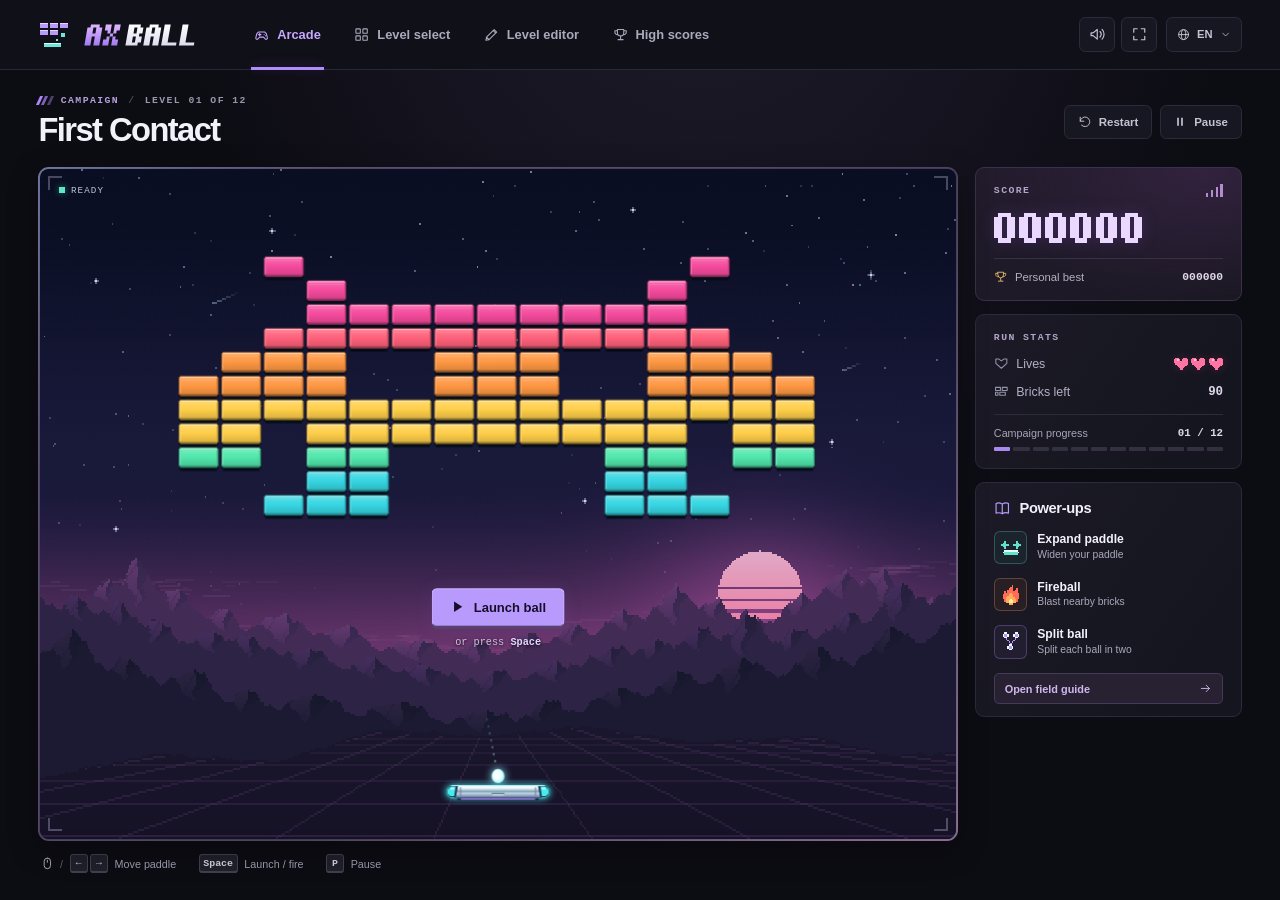
<file: ax-ball/index.html>
<!doctype html>
<html lang="en">
  <head>
    <meta charset="utf-8" />
    <meta name="viewport" content="width=device-width, initial-scale=1, viewport-fit=cover" />
    <meta name="theme-color" content="#0c0c14" />
    <meta
      name="description"
      content="AX Ball, a local arcade brick breaker with a twelve-level campaign and a level editor."
    />
    <title>AX Ball — Arcade</title>
    <link
      rel="icon"
      href="data:image/svg+xml,%3Csvg xmlns='http://www.w3.org/2000/svg' viewBox='0 0 16 16'%3E%3Crect width='16' height='16' rx='3' fill='%2311111c'/%3E%3Cpath fill='%23b097ff' d='M2 3h5v2H2zm7 0h5v2H9zM2 6h5v2H2z'/%3E%3Cpath fill='%2355e5de' d='M10 9h2v2h-2zM4 12h8v2H4z'/%3E%3C/svg%3E"
    />
    <style>
:root {
  color-scheme: dark;
  --bg: #0c0c13;
  --panel: #15151f;
  --line: #2b2b3d;
  --text: #f3f2fb;
  --muted: #a1a0b5;
  --purple: #b69afa;
  --cyan: #65e2dd;
  --pink: #ff699f;
  --mono: 'IBM Plex Mono', 'SFMono-Regular', Consolas, 'Liberation Mono', monospace;
  --sans: 'Geist', 'Inter', -apple-system, BlinkMacSystemFont, 'Segoe UI', Arial, sans-serif;
  font-family: var(--sans);
  font-size: clamp(14px, 1.055vw, 28px);
  background: var(--bg);
  color: var(--text);
}
* {
  box-sizing: border-box;
}
html,
body {
  margin: 0;
  min-height: 100%;
  width: 100%;
}
body {
  background: radial-gradient(ellipse at 55% -40%, #252033 0, transparent 57%), #0c0c13;
  min-height: 100dvh;
}
button,
input,
select {
  font: inherit;
}
button {
  color: inherit;
  cursor: pointer;
  background: none;
  border: 0;
}
button:disabled {
  cursor: default;
  opacity: 0.46;
}
button:focus-visible,
a:focus-visible,
canvas:focus-visible,
input:focus-visible,
select:focus-visible {
  outline: 2px solid var(--cyan);
  outline-offset: 3px;
}
button {
  touch-action: manipulation;
}
button:hover:enabled {
  filter: brightness(1.14);
}
[hidden] {
  display: none !important;
}
h1,
h2,
h3,
p {
  margin: 0;
}
.icon {
  width: 1.18em;
  height: 1.18em;
  display: inline-block;
  vertical-align: middle;
  flex-shrink: 0;
}
.pixel {
  display: block;
  overflow: visible;
  shape-rendering: crispEdges;
}
.topbar {
  height: 5rem;
  background: #101018;
  border-bottom: 1px solid #2a2837;
}
.topbar-inner,
#main {
  width: min(94%, 108rem);
  margin: auto;
}
.topbar-inner {
  height: 100%;
  display: flex;
  align-items: center;
  gap: 3rem;
}
.brand {
  display: flex;
  align-items: center;
  gap: 0.65rem;
  padding: 0;
  flex-shrink: 0;
}
.brand-symbol {
  width: 2.32rem;
  height: 2.32rem;
}
.brand-word {
  width: 8.5rem;
  height: 2rem;
  overflow: visible;
}
.topbar nav {
  height: 100%;
  display: flex;
  align-items: stretch;
  gap: 0.5rem;
}
nav button {
  position: relative;
  display: flex;
  align-items: center;
  justify-content: center;
  gap: 0.55rem;
  padding: 0 0.95rem;
  color: #aaa8bb;
  font-size: 0.92rem;
  font-weight: 560;
  white-space: nowrap;
}
nav button.active {
  color: #c6a8ff;
}
nav button.active:after {
  content: '';
  position: absolute;
  height: 3px;
  background: #b18cfa;
  bottom: -1px;
  left: 0.7rem;
  right: 0.7rem;
  box-shadow: 0 -2px 12px #b078ff32;
}
nav button:hover {
  color: white;
}
.utilities {
  margin-left: auto;
  display: flex;
  align-items: center;
  gap: 0.48rem;
}
.icon-button,
.language-button,
.small-button {
  display: inline-flex;
  align-items: center;
  justify-content: center;
  gap: 0.5rem;
  border: 1px solid var(--line);
  border-radius: 0.45rem;
  background: #171721;
  color: #c5c3d3;
  height: 2.45rem;
}
.icon-button {
  width: 2.55rem;
}
.language-button {
  padding: 0 0.7rem;
  font-size: 0.8rem;
  font-weight: 700;
}
.language-button .chev {
  width: 0.8rem;
}
.language-wrap {
  position: relative;
  margin-left: 0.16rem;
}
.language-menu {
  position: absolute;
  min-width: 10rem;
  right: 0;
  top: calc(100% + 0.5rem);
  padding: 0.3rem;
  background: #1c1a28;
  z-index: 12;
  border: 1px solid #41394f;
  border-radius: 0.5rem;
  box-shadow: 0 0.5rem 2rem #0008;
}
.language-menu button {
  display: flex;
  gap: 0.6rem;
  align-items: center;
  text-align: left;
  width: 100%;
  padding: 0.6rem;
  border-radius: 0.25rem;
}
.language-menu button[aria-checked='true'] {
  color: var(--purple);
  background: #2c263b;
}
.language-menu small {
  font-family: var(--mono);
  color: var(--muted);
}
#main {
  height: calc(100dvh - 5rem);
  padding: 1.8rem 0 1rem;
}
.arcade {
  height: 100%;
  display: flex;
  flex-direction: column;
  max-height: 76rem;
}
.stage-heading {
  display: flex;
  align-items: center;
  justify-content: space-between;
  gap: 1rem;
  margin-bottom: 1.3rem;
  flex-shrink: 0;
}
.eyebrow,
.card-label,
.progress-heading,
.score-bars,
.champ-eyebrow {
  font-family: var(--mono);
  font-size: 0.7rem;
  font-weight: 650;
  letter-spacing: 0.145em;
  text-transform: uppercase;
}
.campaign-label {
  display: flex;
  align-items: center;
  gap: 0.65rem;
  color: #b5a0dc;
}
.campaign-label #level-index {
  color: #9997ac;
}
.crumb-slash {
  color: #504960;
}
.signal-bars,
.score-bars {
  display: inline-flex;
  gap: 2px;
  align-items: center;
}
.signal-bars i {
  height: 0.65rem;
  width: 0.22rem;
  background: #ac85f7;
  transform: skewX(-25deg);
}
.signal-bars i:nth-child(2) {
  opacity: 0.7;
}
.signal-bars i:nth-child(3) {
  opacity: 0.42;
}
h1 {
  font-size: clamp(2.15rem, 2.55vw, 3.5rem);
  line-height: 1.15;
  letter-spacing: -0.047em;
  font-weight: 710;
}
.stage-heading h1 {
  margin-top: 0.33rem;
}
.stage-tools {
  display: flex;
  align-items: center;
  gap: 0.55rem;
}
.small-button {
  padding: 0 0.9rem;
  font-size: 0.82rem;
  font-weight: 580;
}
.small-button .icon {
  width: 1rem;
}
.console-layout {
  display: grid;
  grid-template-columns: minmax(0, 1fr) clamp(17.25rem, 20.8vw, 25.5rem);
  gap: 1.25rem;
  min-height: 0;
  flex: 1;
}
.field-column {
  min-width: 0;
  min-height: 0;
  display: flex;
  flex-direction: column;
}
.arena-frame {
  min-height: 0;
  flex: 1;
  background: linear-gradient(135deg, #687297 0%, #514666 19%, #423954 58%, #85698e 100%);
  padding: 2px;
  border-radius: 0.78rem;
  box-shadow:
    0 0.6rem 2.2rem #0005,
    inset 0 0 0 1px #bcb0de15;
  position: relative;
  overflow: hidden;
}
#arena {
  border-radius: calc(0.78rem - 2px);
  width: 100%;
  height: 100%;
  position: relative;
  overflow: hidden;
  isolation: isolate;
  background: #0b1025;
}
#arena canvas {
  position: absolute;
  inset: 0;
  width: 100%;
  height: 100%;
  display: block;
}
#scenery {
  z-index: -1;
  image-rendering: pixelated;
}
#game {
  touch-action: none;
  outline-offset: -4px;
}
.corner {
  position: absolute;
  width: 0.96rem;
  height: 0.96rem;
  border-color: #aba2c365;
  pointer-events: none;
  border-style: solid;
  border-width: 0;
}
.tl {
  left: 0.57rem;
  top: 0.57rem;
  border-left-width: 2px;
  border-top-width: 2px;
}
.tr {
  right: 0.57rem;
  top: 0.57rem;
  border-right-width: 2px;
  border-top-width: 2px;
}
.bl {
  left: 0.57rem;
  bottom: 0.57rem;
  border-left-width: 2px;
  border-bottom-width: 2px;
}
.br {
  right: 0.57rem;
  bottom: 0.57rem;
  border-right-width: 2px;
  border-bottom-width: 2px;
}
#arena-status {
  position: absolute;
  left: 1.35rem;
  top: 1.15rem;
  display: inline-flex;
  align-items: center;
  gap: 0.43rem;
  color: #bac2d8;
  font: 0.66rem var(--mono);
  letter-spacing: 0.12em;
  text-transform: uppercase;
  pointer-events: none;
}
#arena-status i {
  width: 0.4rem;
  height: 0.4rem;
  background: #63e5c4;
  box-shadow: 0 0 0.5rem #53ffd675;
}
#arena-status[data-state='paused'] i,
#arena-status[data-state='gameover'] i {
  background: #ffd07c;
}
.game-prompt {
  position: absolute;
  top: 67%;
  left: 50%;
  transform: translate(-50%, -50%);
  text-align: center;
  z-index: 1;
  pointer-events: none;
}
.game-prompt button {
  pointer-events: auto;
}
.launch-button,
.action-primary {
  display: inline-flex;
  align-items: center;
  justify-content: center;
  gap: 0.68rem;
  color: #180e2b;
  background: #b89afd;
  border: 1px solid #d0b6ff;
  border-bottom-color: #9d7bc7;
  border-radius: 0.38rem;
  min-height: 2.75rem;
  padding: 0.65rem 1.25rem;
  font-size: 0.93rem;
  font-weight: 720;
  box-shadow:
    0 3px 0 #594071,
    0 0 1.4rem #a570ff19;
  white-space: nowrap;
}
.launch-button .icon {
  width: 1rem;
}
.launch-hint {
  display: block;
  margin-top: 0.66rem;
  color: #ccc4da;
  font: 0.73rem var(--mono);
  text-shadow: 0 1px 3px #100b20;
}
.key-inline {
  font-weight: 670;
  color: #e5d9fa;
}
.game-prompt.message {
  top: 59%;
  padding: 1.2rem 1.65rem;
  background: #131221f0;
  border: 1px solid #504361;
  border-radius: 0.7rem;
  box-shadow: 0 0.5rem 2rem #0008;
  min-width: 15rem;
}
.game-prompt h2 {
  font-size: 1.45rem;
  margin-bottom: 0.35rem;
}
.game-prompt p {
  font-size: 0.83rem;
  color: var(--muted);
  margin-bottom: 1rem;
}
#pickup-notice {
  position: absolute;
  bottom: 12%;
  left: 50%;
  transform: translateX(-50%);
  color: #fff0b3;
  background: #1e1736db;
  border: 1px solid #786292;
  border-radius: 0.3rem;
  padding: 0.45rem 0.8rem;
  font: 700 0.79rem var(--mono);
  pointer-events: none;
}
.control-strip {
  display: flex;
  align-items: center;
  min-height: 3.2rem;
  gap: 1.6rem;
  padding: 0 0.15rem;
  color: #a09caf;
  font-size: 0.77rem;
}
.control-item {
  display: flex;
  align-items: center;
  gap: 0.48rem;
  white-space: nowrap;
}
.control-item .icon {
  color: #bbb5c9;
}
.control-item kbd {
  font: 600 0.71rem var(--mono);
  display: inline-flex;
  align-items: center;
  justify-content: center;
  min-width: 1.28rem;
  height: 1.36rem;
  border: 1px solid #42404f;
  border-bottom-width: 2px;
  border-radius: 0.24rem;
  background: #20202b;
  color: #d4cfdf;
  padding: 0 0.26rem;
}
.key-pair {
  display: inline-flex;
  gap: 0.17rem;
}
.key-or {
  color: #645d73;
}
.hud {
  min-height: 0;
  display: flex;
  flex-direction: column;
  gap: 0.9rem;
}
.card {
  border: 1px solid var(--line);
  border-radius: 0.65rem;
  padding: 1.2rem 1.25rem;
  background: linear-gradient(125deg, #1b1a26, #15151f 85%);
}
.card-label {
  display: flex;
  align-items: center;
  justify-content: space-between;
  color: #b2a5c8;
}
.score-card {
  background:
    radial-gradient(ellipse at 85% 0%, #32223e 0%, transparent 75%), linear-gradient(125deg, #211b2b, #191721);
  border-color: #3b314a;
}
.score-bars {
  align-items: flex-end;
  gap: 0.16rem;
  height: 0.9rem;
}
.score-bars i {
  width: 0.19rem;
  background: #b48ad1;
}
.score-bars i:nth-child(1) {
  height: 30%;
}
.score-bars i:nth-child(2) {
  height: 55%;
}
.score-bars i:nth-child(3) {
  height: 78%;
}
.score-bars i:nth-child(4) {
  height: 100%;
}
.score-digits {
  color: #ebd8ff;
  height: clamp(3rem, 6.8vh, 4.7rem);
  display: flex;
  align-items: center;
}
.score-digits .pixel {
  width: 80%;
  height: 2.12rem;
  max-width: 13.5rem;
  filter: drop-shadow(0 0 0.55rem #a25eff31);
}
.best-line {
  border-top: 1px solid #3a3046;
  padding-top: 0.8rem;
  display: flex;
  align-items: center;
  justify-content: space-between;
  font-size: 0.81rem;
}
.best-line span,
.data-line > span {
  display: inline-flex;
  align-items: center;
  gap: 0.55rem;
  color: #b4afc4;
}
.best-line svg {
  color: #e1b66b;
}
.best-line strong,
.data-line strong,
.progress-heading strong {
  font-family: var(--mono);
  font-weight: 560;
  color: #ded7e9;
}
.data-line {
  display: flex;
  align-items: center;
  justify-content: space-between;
  margin-top: 0.96rem;
  font-size: 0.89rem;
}
.data-line svg {
  color: #9592ab;
}
#lives {
  display: flex;
  align-items: center;
  gap: 0.27rem;
  color: #fe75a4;
}
#lives svg {
  height: 0.84rem;
  width: 1rem;
  color: #fe75a4;
  filter: drop-shadow(0 0 0.3rem #df478739);
}
#lives small {
  font-size: 0.8rem;
}
.campaign-progress {
  border-top: 1px solid var(--line);
  margin-top: 1.1rem;
  padding-top: 0.82rem;
}
.progress-heading {
  display: flex;
  align-items: center;
  justify-content: space-between;
  text-transform: none;
  letter-spacing: 0;
  font-family: var(--sans);
  font-size: 0.77rem;
  font-weight: 450;
  color: #aaa4ba;
}
#progress-bars {
  display: flex;
  gap: 0.22rem;
  margin-top: 0.55rem;
}
#progress-bars i {
  display: block;
  flex: 1;
  height: 0.32rem;
  background: #343040;
  border-radius: 1px;
}
#progress-bars i.on {
  background: #aa88f1;
}
.guide-card {
  padding-bottom: 0.85rem;
}
.guide-heading {
  display: flex;
  align-items: center;
  gap: 0.65rem;
}
.guide-heading h2 {
  font-size: 1.05rem;
  letter-spacing: -0.025em;
}
.guide-book {
  color: var(--purple);
}
.guide-row {
  display: flex;
  align-items: center;
  gap: 0.72rem;
  margin-top: 1rem;
}
.tile-icon {
  width: 2.38rem;
  height: 2.38rem;
  flex-shrink: 0;
  border: 1px solid color-mix(in srgb, currentColor 27%, transparent);
  border-radius: 0.42rem;
  background: color-mix(in srgb, currentColor 8%, #15141e);
  display: grid;
  place-items: center;
}
.tile-icon .pixel {
  width: 1.4rem;
  height: 1.4rem;
}
.guide-row strong,
.guide-row small {
  display: block;
}
.guide-row strong {
  font-size: 0.87rem;
  font-weight: 630;
}
.guide-row small {
  font-size: 0.74rem;
  line-height: 1.4;
  color: #aca7bc;
  margin-top: 0.13rem;
}
.guide-button {
  margin-top: 1.05rem;
  display: flex;
  justify-content: space-between;
  align-items: center;
  width: 100%;
  border: 1px solid #463a5a;
  border-radius: 0.35rem;
  background: #282132;
  color: #ceb7ee;
  font-size: 0.78rem;
  font-weight: 600;
  padding: 0.55rem 0.7rem;
}
.guide-button .icon {
  width: 0.95rem;
}
#workshop,
#scores-view {
  height: 100%;
  overflow: auto;
}
#scores-view {
  max-width: 68rem;
  margin: auto;
}
.score-page-head {
  margin: 1rem 0 1.5rem;
}
.score-page-head h1 {
  margin: 0.35rem 0;
}
.score-page-head p,
.dialog-desc {
  color: var(--muted);
  font-size: 0.9rem;
  line-height: 1.6;
}
.ranking-card {
  padding: 0;
  overflow: hidden;
}
.ranking-card table {
  width: 100%;
  border-collapse: collapse;
  text-align: left;
  font-size: 0.88rem;
}
.ranking-card th {
  font: 600 0.72rem var(--mono);
  letter-spacing: 0.09em;
  text-transform: uppercase;
  color: var(--muted);
  background: #201d2a;
}
.ranking-card th,
.ranking-card td {
  padding: 0.77rem 1.25rem;
  border-bottom: 1px solid var(--line);
}
.ranking-card tr:last-child td {
  border: 0;
}
.ranking-card td:first-child,
.ranking-card td:last-child {
  font-family: var(--mono);
}
.ranking-card td:last-child,
.ranking-card th:last-child {
  text-align: right;
}
.ranking-card .vacant {
  color: #716b80;
}
.ranking-card .rank-top {
  color: #ebc77c;
}
.ranking-card .new-run {
  background: #282033;
}
.champ-eyebrow {
  color: var(--purple);
}
dialog {
  border: 1px solid #51445f;
  border-radius: 0.75rem;
  padding: 0;
  background: #191721;
  color: var(--text);
  width: min(33rem, 92vw);
  max-height: 86dvh;
  box-shadow: 0 2rem 8rem #0009;
}
dialog::backdrop {
  background: #06060cbf;
  backdrop-filter: blur(4px);
}
dialog.wide {
  width: min(55rem, 94vw);
}
#modal-content {
  padding: 1.55rem;
}
.modal-head {
  display: flex;
  align-items: center;
  justify-content: space-between;
  gap: 1rem;
  margin-bottom: 1rem;
}
.modal-head h2 {
  font-size: 1.55rem;
  letter-spacing: -0.035em;
}
.modal-head .icon-button {
  width: 2rem;
  height: 2rem;
}
.modal-actions {
  display: flex;
  justify-content: flex-end;
  gap: 0.75rem;
  margin-top: 1.4rem;
}
.guide-tabs {
  display: flex;
  gap: 0.5rem;
  border-bottom: 1px solid var(--line);
  padding-bottom: 0.75rem;
  margin-bottom: 0.8rem;
}
.guide-tabs button {
  color: var(--muted);
  font-size: 0.85rem;
  padding: 0.55rem 0.9rem;
  border-radius: 0.35rem;
}
.guide-tabs button.active {
  background: #30253f;
  color: #d7b7ff;
}
.guide-grid {
  display: grid;
  grid-template-columns: 1fr 1fr;
  gap: 0.55rem;
}
.guide-entry {
  display: flex;
  align-items: center;
  gap: 0.7rem;
  border: 1px solid var(--line);
  padding: 0.65rem;
  border-radius: 0.4rem;
  min-width: 0;
}
.guide-entry strong {
  font-size: 0.85rem;
  display: block;
}
.guide-entry p {
  font-size: 0.76rem;
  color: #b0aabd;
  line-height: 1.4;
  margin-top: 0.2rem;
}
.brick-swatch {
  width: 1.8rem;
  height: 0.85rem;
  border-top: 2px solid #ffffff75;
  border-bottom: 2px solid #0006;
  background: var(--c);
  box-shadow:
    inset 2px 0 #ffffff30,
    inset -2px 0 #0004;
}
.score-form label {
  margin: 0.85rem 0 0.4rem;
  display: block;
  font-size: 0.85rem;
}
.score-form input {
  padding: 0.6rem;
  width: 100%;
  background: #0f0f17;
  border: 1px solid #4b4159;
  border-radius: 0.3rem;
  color: white;
}
.result-points {
  font: 700 1.35rem var(--mono);
  color: #d9c0ff;
  margin: 0.5rem 0;
}
#toast {
  position: fixed;
  bottom: 1.4rem;
  left: 50%;
  transform: translateX(-50%);
  z-index: 30;
  padding: 0.75rem 1.15rem;
  border-radius: 0.4rem;
  background: #292136;
  border: 1px solid #6b557d;
  font-size: 0.85rem;
  box-shadow: 0 0.25rem 2rem #0008;
}
@media (min-aspect-ratio: 19/10) and (min-width: 901px) {
  #main {
    width: min(94%, 205vh);
  }
  .topbar-inner {
    width: min(94%, 205vh);
  }
}
@media (max-height: 780px) and (min-width: 901px) {
  #main {
    padding-top: 1.25rem;
    padding-bottom: 0.25rem;
  }
  .topbar {
    height: 4.4rem;
  }
  #main {
    height: calc(100dvh - 4.4rem);
  }
  .stage-heading {
    margin-bottom: 1rem;
  }
  .card {
    padding-top: 1rem;
    padding-bottom: 1rem;
  }
  .guide-row {
    margin-top: 0.75rem;
  }
  .hud {
    gap: 0.8rem;
  }
  .control-strip {
    min-height: 2.85rem;
  }
}
@media (max-height: 650px) and (min-width: 901px) {
  .stage-heading {
    margin-bottom: 0.65rem;
  }
  .stage-heading h1 {
    font-size: 1.9rem;
  }
  .hud {
    overflow: auto;
  }
  .card {
    padding: 0.75rem 1rem;
  }
  .data-line,
  .guide-row {
    margin-top: 0.55rem;
  }
  .campaign-progress,
  .guide-button {
    margin-top: 0.7rem;
  }
}
@media (max-width: 1050px) {
  .topbar-inner {
    gap: 1.4rem;
  }
  nav button {
    padding: 0 0.55rem;
  }
  .console-layout {
    grid-template-columns: minmax(0, 1fr) 17.1rem;
    gap: 1rem;
  }
  .control-strip {
    gap: 0.85rem;
  }
  .topbar-inner,
  #main {
    width: 95%;
  }
}
@media (max-width: 900px) {
  .topbar-inner {
    gap: 1rem;
  }
  .brand-word {
    width: 6.8rem;
  }
  .brand-symbol {
    width: 1.9rem;
  }
  .topbar nav {
    gap: 0;
  }
  .utilities {
    gap: 0.3rem;
  }
  .icon-button {
    width: 2.1rem;
  }
  .console-layout {
    grid-template-columns: minmax(0, 1fr) 15rem;
    gap: 0.65rem;
  }
  .card {
    padding: 0.95rem;
  }
  .topbar {
    height: 4.4rem;
  }
  #main {
    height: calc(100dvh - 4.4rem);
    padding-top: 1.15rem;
  }
  .control-strip {
    flex-wrap: wrap;
    gap: 0.55rem 0.8rem;
    padding: 0.6rem 0;
  }
  .guide-row {
    gap: 0.5rem;
  }
  .card-label {
    font-size: 0.65rem;
  }
  .stage-tools {
    gap: 0.3rem;
  }
}
@media (max-width: 720px) {
  .brand-word {
    width: 6.7rem;
  }
  .topbar {
    height: auto;
  }
  .topbar-inner {
    flex-wrap: wrap;
    justify-content: space-between;
    gap: 0;
    padding-top: 0.65rem;
  }
  .topbar nav {
    order: 3;
    width: 100%;
    margin-top: 0.45rem;
    justify-content: space-between;
    height: 2.9rem;
  }
  nav button {
    font-size: 0.85rem;
    gap: 0.32rem;
    flex: 1;
  }
  .utilities {
    margin-left: 0;
  }
  .topbar-inner,
  #main {
    width: 94%;
  }
  #main {
    height: auto;
    padding: 1rem 0;
  }
  .arcade {
    max-height: none;
  }
  .stage-heading {
    margin-bottom: 0.8rem;
  }
  .stage-heading h1 {
    font-size: 1.9rem;
  }
  .small-button {
    height: 2.15rem;
    padding: 0 0.6rem;
  }
  .console-layout {
    display: flex;
    flex-direction: column;
    gap: 0.35rem;
  }
  .field-column {
    height: clamp(24rem, 65dvh, 45rem);
  }
  .control-strip {
    min-height: 2.7rem;
    justify-content: center;
  }
  .hud {
    display: grid;
    grid-template-columns: 1fr 1fr;
    gap: 0.65rem;
    align-items: stretch;
  }
  .card {
    padding: 1rem;
  }
  .guide-card {
    grid-column: 1/-1;
  }
  .guide-card #guide-list {
    display: flex;
    gap: 0.9rem;
    flex-wrap: wrap;
  }
  .guide-row {
    flex: 1;
    min-width: 8.6rem;
  }
  .score-digits {
    height: 4.4rem;
  }
  .guide-row small {
    font-size: 0.72rem;
  }
  .campaign-progress {
    margin-top: 0.75rem;
  }
  .control-item .key-or,
  .control-item .key-or + .key-pair {
    display: none;
  }
  #workshop,
  #scores-view {
    min-height: 60vh;
    height: auto;
    overflow: visible;
  }
  .guide-grid {
    grid-template-columns: 1fr;
  }
  .game-prompt {
    top: 66%;
  }
  .ranking-card th,
  .ranking-card td {
    padding: 0.65rem 0.5rem;
  }
}
@media (max-width: 460px) {
  .stage-tools button span {
    display: none;
  }
  .stage-tools button {
    width: 2.1rem;
  }
  .topbar nav button {
    font-size: 0.77rem;
  }
  .control-strip {
    font-size: 0.69rem;
    gap: 0.55rem;
  }
  .control-item {
    gap: 0.28rem;
  }
  .guide-row small {
    display: none;
  }
  .hud {
    gap: 0.5rem;
  }
  .score-digits .pixel {
    width: 91%;
  }
  .campaign-label {
    font-size: 0.61rem;
  }
  .brand {
    gap: 0.38rem;
  }
}
@media (prefers-reduced-motion: reduce) {
  * {
    scroll-behavior: auto !important;
  }
}
@media (max-width: 420px) {
  .topbar nav {
    height: 3.25rem;
    gap: 0;
  }
  .topbar nav button {
    flex-direction: column;
    gap: 0.17rem;
    padding: 0 0.16rem;
  }
  .topbar nav button:after {
    left: 0.35rem;
    right: 0.35rem;
  }
  .topbar nav .icon {
    width: 1.05rem;
    height: 1.05rem;
  }
  .field-column {
    height: clamp(21rem, 105vw, 32rem);
  }
}

</style>
    <style>
.wk-screen {
  --wk-muted: var(--muted, #a4a1bf);
  --wk-line: var(--line, #33314c);
  --wk-panel: var(--panel, #141524);
  --wk-violet: #b49bf7;
  --wk-mono: 'IBM Plex Mono', ui-monospace, SFMono-Regular, Consolas, monospace;
  height: 100%;
  min-height: 0;
  width: 100%;
  overflow-y: auto;
  overscroll-behavior: contain;
  color: var(--text, #f1edf9);
  scrollbar-color: #4d4269 transparent;
  scrollbar-width: thin;
  text-align: left;
}
.wk-screen *,
.wk-screen *::before,
.wk-screen *::after {
  box-sizing: border-box;
}
.wk-screen button,
.wk-screen input,
.wk-screen select {
  font: inherit;
}
.wk-screen button {
  cursor: pointer;
}
.wk-screen button:disabled {
  cursor: default;
  opacity: 0.34;
}
.wk-screen :focus-visible {
  outline: 2px solid #83e8e3;
  outline-offset: 3px;
}
.wk-screen svg {
  width: 1.15em;
  height: 1.15em;
  display: inline-block;
  flex: 0 0 auto;
  vertical-align: middle;
}
.wk-wrap {
  width: min(100%, 1540px);
  margin: 0 auto;
  padding: clamp(20px, 3.1vh, 44px) clamp(16px, 3vw, 54px) 32px;
}
.wk-head {
  display: flex;
  justify-content: space-between;
  gap: 18px;
  align-items: center;
  margin-bottom: clamp(16px, 2.7vh, 30px);
}
.wk-head h1 {
  margin: 0;
  color: #fbf8ff;
  font-size: clamp(25px, 2.35vw, 45px);
  line-height: 1.06;
  font-weight: 750;
  letter-spacing: -0.055em;
}
.wk-screen .wk-button,
.wk-tool,
.wk-tab,
.wk-delete,
.wk-icon {
  display: inline-flex;
  align-items: center;
  justify-content: center;
  gap: 0.58em;
  color: #e5deed;
  background: #1b192b;
  border: 1px solid var(--wk-line);
  border-radius: 6px;
  font-weight: 650;
  white-space: nowrap;
  transition:
    border-color 0.15s,
    background 0.15s,
    color 0.15s;
}
.wk-screen .wk-button {
  min-height: 38px;
  padding: 8px 15px;
  font-size: 0.84rem;
}
.wk-screen .wk-accent {
  background: #bfa8fa;
  border-color: #cdb8ff;
  color: #201534;
}
.wk-screen .wk-button:hover {
  background: #302940;
  border-color: #8b7fa8;
}
.wk-screen .wk-accent:hover {
  background: #d3c1ff;
  border-color: #e8dfff;
}
.wk-screen .wk-icon {
  width: 32px;
  height: 32px;
  padding: 0;
  border-color: transparent;
  background: transparent;
  color: var(--wk-muted);
  box-shadow: none;
}
.wk-screen .wk-icon:hover:enabled,
.wk-screen .wk-tool:hover {
  color: #f4eeff;
  background: #2a253c;
  border-color: #594b72;
}
.wk-screen .wk-icon[data-on] {
  color: #76cfc3;
}
.wk-tabs {
  display: flex;
  align-items: stretch;
  gap: 8px;
  margin-bottom: 20px;
  border-bottom: 1px solid var(--wk-line);
}
.wk-screen .wk-tab {
  position: relative;
  color: var(--wk-muted);
  border: 0;
  background: none;
  border-radius: 0;
  padding: 11px 10px 14px;
  font-size: 0.86rem;
}
.wk-tab span {
  display: inline-flex;
  align-items: center;
  justify-content: center;
  min-width: 21px;
  padding: 3px 5px;
  border-radius: 4px;
  background: #252334;
  color: #b8b0c9;
  font: 500 0.68rem/1 var(--wk-mono);
}
.wk-tab.selected,
.wk-tab:hover {
  color: #dccbff;
}
.wk-tab.selected::after {
  content: '';
  position: absolute;
  inset: auto 0 -1px;
  height: 2px;
  background: #b495ff;
}
.wk-tab.selected span {
  background: #393047;
  color: #d3bbff;
}
.wk-cards {
  display: grid;
  grid-template-columns: repeat(4, minmax(0, 1fr));
  gap: clamp(10px, 1.4vw, 21px);
}
.wk-card,
.wk-panel,
.wk-order-row {
  overflow: hidden;
  border: 1px solid var(--wk-line);
  background: var(--wk-panel);
  border-radius: 9px;
}
.wk-card {
  min-width: 0;
  transition: border-color 0.18s;
}
.wk-card:focus-within,
.wk-card:hover {
  border-color: #675a81;
}
.wk-play-card {
  position: relative;
  display: block;
  width: 100%;
  border: 0;
  border-radius: 0;
  background: none;
  padding: 0;
}
.wk-play-card:focus-visible {
  outline-offset: -4px;
  z-index: 1;
}
.wk-art {
  display: grid;
  place-items: center;
  overflow: hidden;
  background-color: #10101e;
  background-image:
    radial-gradient(ellipse at 50% 55%, #34315e55, transparent 72%),
    linear-gradient(#a89bd007 1px, transparent 1px),
    linear-gradient(90deg, #a89bd007 1px, transparent 1px);
  background-size:
    auto,
    16px 16px,
    16px 16px;
}
.wk-art canvas {
  display: block;
  width: 100%;
  height: 100%;
  object-fit: contain;
}
.wk-play-card .wk-art {
  height: clamp(95px, 9.5vw, 155px);
  border-bottom: 1px solid var(--wk-line);
}
.wk-play-indicator {
  position: absolute;
  right: 8px;
  bottom: 8px;
  padding: 4px 7px;
  display: flex;
  gap: 4px;
  align-items: center;
  font: 600 0.7rem var(--wk-mono);
  border: 1px solid #68607b;
  background: #161122ef;
  color: white;
  border-radius: 3px;
  opacity: 0;
  transform: translateY(4px);
  transition:
    opacity 0.15s,
    transform 0.15s;
}
.wk-play-card:hover .wk-play-indicator,
.wk-play-card:focus-visible .wk-play-indicator {
  opacity: 1;
  transform: none;
}
.wk-card-foot {
  display: flex;
  align-items: center;
  gap: 9px;
  padding: 12px 8px 12px 12px;
  min-width: 0;
}
.wk-number {
  color: #a99aba;
  font: 600 0.71rem/1 var(--wk-mono);
  font-variant-numeric: tabular-nums;
}
.wk-card-foot .wk-number {
  align-self: flex-start;
  margin-top: 4px;
}
.wk-card-label {
  min-width: 0;
  flex: 1;
}
.wk-card-label h2 {
  font: inherit;
  font-size: 0.88rem;
  letter-spacing: -0.02em;
  font-weight: 650;
  margin: 0;
  line-height: 1.25;
  color: #f0ebfa;
  overflow: hidden;
  text-overflow: ellipsis;
  white-space: nowrap;
}
.wk-difficulty {
  display: flex;
  width: max-content;
  align-items: center;
  gap: 3px;
  margin-top: 5px;
}
.wk-difficulty i {
  width: 8px;
  height: 3px;
  border-radius: 1px;
  background: #373248;
}
.wk-difficulty .on {
  background: #a088c7;
}
.wk-card-actions,
.wk-row-actions,
.wk-history {
  display: flex;
  align-items: center;
  flex-shrink: 0;
}
.wk-empty {
  min-height: 290px;
  display: flex;
  flex-direction: column;
  align-items: center;
  justify-content: center;
  gap: 18px;
  border: 1px dashed #484157;
  border-radius: 9px;
  text-align: center;
  padding: 20px;
}
.wk-empty > svg {
  width: 38px;
  height: 38px;
  color: #ac96d7;
}
.wk-empty h2 {
  font-size: 1.3rem;
  margin: 0;
}
.wk-order {
  margin: 0;
  padding: 0;
  list-style: none;
  display: grid;
  gap: 7px;
}
.wk-order-row {
  display: flex;
  align-items: center;
  gap: 14px;
  padding: 7px 12px;
  min-height: 56px;
}
.wk-grip {
  cursor: grab;
  color: #7f738e;
}
.wk-grip svg {
  width: 16px;
  height: 16px;
}
.wk-order-row .wk-art {
  width: 86px;
  height: 40px;
  border: 1px solid #302b40;
  border-radius: 3px;
}
.wk-order-row .wk-number {
  min-width: 19px;
}
.wk-order-row.wk-dragging {
  opacity: 0.55;
}
.wk-order-row.wk-drop-target {
  border-color: var(--wk-violet);
  background: #262033;
}
.wk-editor {
  display: grid;
  grid-template-columns: minmax(0, 2.25fr) minmax(235px, 1fr);
  gap: clamp(14px, 2vw, 30px);
  align-items: start;
}
.wk-panel-head {
  display: flex;
  align-items: center;
  justify-content: space-between;
  min-height: 49px;
  padding: 8px 18px;
  border-bottom: 1px solid var(--wk-line);
}
.wk-panel-head h2 {
  margin: 0;
  display: flex;
  align-items: center;
  gap: 9px;
  font-size: 0.97rem;
  font-weight: 650;
  color: #ebe5f6;
}
.wk-panel-head h2 svg {
  color: var(--wk-violet);
}
.wk-history {
  gap: 1px;
}
.wk-grid-box {
  margin: 15px 16px 0;
}
.wk-grid {
  display: grid;
  gap: 3px;
  padding: 0;
  aspect-ratio: 3.7 / 1;
  width: 100%;
  touch-action: none;
  user-select: none;
  -webkit-user-select: none;
  cursor: crosshair;
}
.wk-grid-row {
  display: grid;
  grid-template-columns: repeat(var(--cols), minmax(0, 1fr));
  gap: 3px;
  min-height: 0;
}
.wk-grid .wk-cell {
  display: flex;
  align-items: center;
  justify-content: center;
  border: 1px solid #322c42;
  border-radius: 1px;
  min-width: 0;
  min-height: 0;
  font: 700 clamp(7px, 0.75vw, 14px)/1 var(--wk-mono);
  color: #171124;
  padding: 0;
  cursor: crosshair;
  background: #12121f;
  appearance: none;
  overflow: hidden;
}
.wk-grid .wk-cell[data-kind] {
  background:
    linear-gradient(
      to bottom,
      #ffffff30 0%,
      #ffffff10 18%,
      transparent 20%,
      transparent 75%,
      #11002b36 77%
    ),
    var(--tile);
  border-color: color-mix(in srgb, var(--tile) 75%, white);
}
.wk-grid .wk-cell[data-kind='switch'] {
  position: relative;
}
.wk-grid .wk-cell[data-kind='switch']::after,
.wk-fixed-color[data-kind='switch'] i::after {
  content: '';
  position: absolute;
  background: #f861ba;
  top: 12%;
  height: 16%;
  left: 20%;
  right: 20%;
}
.wk-fixed-color {
  display: inline-flex;
  gap: 9px;
  min-height: 28px;
  align-items: center;
  color: var(--wk-muted);
  font-weight: 450;
}
.wk-fixed-color i {
  position: relative;
  display: inline-block;
  width: 30px;
  height: 14px;
  background: var(--tile);
  border: 1px solid #ffffff42;
  box-shadow:
    inset 0 2px 0 #ffffff30,
    inset 0 -2px 0 #0004;
}
.wk-fixed-color[data-kind='invisible'] i {
  opacity: 0.55;
  border-style: dashed;
}
.wk-grid .wk-cell[data-kind='invisible'] {
  background: color-mix(in srgb, var(--tile) 22%, #14121f);
  color: var(--tile);
  border-style: dashed;
}
.wk-grid .wk-cell:focus-visible,
.wk-grid .wk-cell:hover {
  outline: 1px solid #eddbff;
  outline-offset: 0;
  z-index: 1;
}
.wk-grid-meta {
  display: flex;
  justify-content: space-between;
  color: var(--wk-muted);
  font: 0.67rem/1.3 var(--wk-mono);
  margin: 9px 0 14px;
}
.wk-grid-meta b {
  font-weight: 600;
  color: #d4c9e8;
}
.wk-tools {
  display: flex;
  gap: 6px;
  margin: 0 16px 14px;
}
.wk-screen .wk-tool {
  padding: 5px 10px;
  min-height: 31px;
  font-size: 0.78rem;
  color: #bdb2cc;
  background: #1a1726;
}
.wk-screen .wk-tool[aria-pressed='true'] {
  border-color: #8567a7;
  color: #dfc9ff;
  background: #31243e;
}
.wk-material {
  display: grid;
  grid-template-columns: minmax(130px, 0.9fr) minmax(145px, 2fr);
  align-items: start;
  gap: 18px;
  padding: 14px 16px;
  border-top: 1px solid var(--wk-line);
}
.wk-field {
  display: flex;
  flex-direction: column;
  align-items: stretch;
  gap: 8px;
  color: #d6cde1;
  font-size: 0.79rem;
  font-weight: 600;
}
.wk-screen .wk-field input,
.wk-screen .wk-field select {
  width: 100%;
  min-width: 0;
  height: 36px;
  padding: 5px 9px;
  color: #ece5f5;
  border: 1px solid #494155;
  background: #100f1b;
  border-radius: 5px;
  font-weight: 450;
  font-size: 0.85rem;
  color-scheme: dark;
}
.wk-screen .wk-field input::placeholder {
  color: #857d93;
}
.wk-palette {
  display: flex;
  flex-wrap: wrap;
  align-items: center;
  gap: 5px;
  padding: 2px 0;
}
.wk-screen .wk-swatch {
  display: grid;
  place-items: center;
  width: clamp(17px, 1.6vw, 29px);
  height: 24px;
  padding: 0;
  background: var(--tile);
  border: 1px solid #ffffff2b;
  border-radius: 3px;
  color: #201529;
  box-shadow:
    inset 0 2px 0 #ffffff38,
    inset 0 -2px 0 #160a2420;
}
.wk-screen .wk-swatch[aria-pressed='true'] {
  outline: 1px solid #e6d8f8;
  outline-offset: 2px;
}
.wk-swatch svg {
  width: 13px;
  height: 13px;
  stroke-width: 3;
}
.wk-hint {
  display: flex;
  gap: 7px;
  align-items: center;
  margin: 0;
  padding: 0 16px 14px;
  color: #a59ab4;
  font-size: 0.75rem;
}
.wk-settings-fields {
  display: grid;
  gap: 19px;
  padding: 18px;
}
.wk-check {
  display: flex;
  align-items: center;
  gap: 9px;
  font-size: 0.82rem;
  color: #d8cee4;
}
.wk-check input {
  accent-color: #b99bea;
  width: 15px;
  height: 15px;
  margin: 0;
}
.wk-save {
  width: 100%;
}
.wk-screen .wk-delete {
  justify-self: center;
  font-weight: 500;
  font-size: 0.77rem;
  padding: 4px;
  color: #dca2ae;
  background: none;
  border: 0;
}
.wk-toast {
  position: fixed;
  z-index: 10;
  left: 50%;
  bottom: 26px;
  transform: translateX(-50%);
  width: max-content;
  max-width: calc(100vw - 30px);
  border: 1px solid #5a867b;
  border-radius: 5px;
  padding: 11px 19px;
  color: #c7f4e4;
  background: #1b302c;
  box-shadow: 0 6px 22px #0006;
  font-size: 0.85rem;
  text-align: center;
  pointer-events: none;
}
.wk-toast.error {
  color: #ffd6db;
  border-color: #ac6269;
  background: #3b242d;
}
.wk-toast[hidden] {
  display: none;
}
@media (min-width: 1750px) {
  .wk-wrap {
    width: min(88%, 95rem);
  }
  .wk-play-card .wk-art {
    height: 11rem;
  }
}
@media (max-width: 1080px) {
  .wk-cards {
    grid-template-columns: repeat(3, minmax(0, 1fr));
  }
  .wk-material {
    gap: 14px;
  }
  .wk-grid {
    aspect-ratio: 3 / 1;
  }
}
@media (max-width: 760px) {
  .wk-wrap {
    padding-inline: 14px;
  }
  .wk-editor {
    grid-template-columns: 1fr;
  }
  .wk-cards {
    grid-template-columns: repeat(2, minmax(0, 1fr));
  }
  .wk-grid {
    aspect-ratio: 2.6 / 1;
  }
  .wk-tabs {
    gap: 0;
  }
  .wk-tab svg {
    display: none;
  }
  .wk-screen .wk-tab {
    padding-inline: 8px;
  }
  .wk-settings-fields {
    grid-template-columns: 1fr 1fr;
    align-items: center;
  }
  .wk-screen .wk-swatch {
    width: 21px;
  }
}
@media (max-width: 470px) {
  .wk-head {
    gap: 8px;
  }
  .wk-screen .wk-button {
    padding-inline: 10px;
    font-size: 0.78rem;
  }
  .wk-card-foot {
    gap: 5px;
    padding: 8px 5px;
  }
  .wk-card-foot .wk-number {
    display: none;
  }
  .wk-card-actions .wk-icon {
    width: 25px;
  }
  .wk-screen .wk-tab {
    font-size: 0.72rem;
    padding-inline: 5px;
    gap: 4px;
  }
  .wk-tab span {
    min-width: 17px;
    font-size: 0.6rem;
  }
  .wk-card-label h2 {
    font-size: 0.77rem;
  }
  .wk-grid-box {
    margin: 12px 10px 0;
  }
  .wk-grid,
  .wk-grid-row {
    gap: 2px;
  }
  .wk-grid {
    aspect-ratio: 2 / 1;
  }
  .wk-tools {
    margin-inline: 10px;
  }
  .wk-material {
    padding-inline: 10px;
    grid-template-columns: minmax(90px, 1fr) minmax(140px, 1.2fr);
  }
  .wk-order-row {
    gap: 7px;
    padding: 6px;
  }
  .wk-order-row .wk-art {
    display: none;
  }
  .wk-row-actions .wk-icon {
    width: 26px;
  }
  .wk-settings-fields {
    grid-template-columns: 1fr;
  }
}
@media (prefers-reduced-motion: reduce) {
  .wk-screen *,
  .wk-screen *::before,
  .wk-screen *::after {
    transition-duration: 0s !important;
  }
}

</style>
  </head>
  <body>
    <header class="topbar">
      <div class="topbar-inner">
        <button id="brand" class="brand" aria-label="AX Ball"></button>
        <nav id="nav"></nav>
        <div class="utilities">
          <button id="audio" class="icon-button"></button>
          <button id="fullscreen" class="icon-button"></button>
          <div class="language-wrap">
            <button id="language" class="language-button" aria-haspopup="menu" aria-expanded="false"></button>
            <div id="language-menu" class="language-menu" role="menu" hidden></div>
          </div>
        </div>
      </div>
    </header>
    <main id="main">
      <section id="arcade" class="arcade">
        <div class="stage-heading">
          <div>
            <div class="eyebrow campaign-label">
              <span class="signal-bars" aria-hidden="true"><i></i><i></i><i></i></span><span id="mode"></span
              ><span class="crumb-slash">/</span><span id="level-index"></span>
            </div>
            <h1 id="level-name"></h1>
          </div>
          <div class="stage-tools">
            <button class="small-button" id="restart"></button>
            <button class="small-button" id="pause"></button>
          </div>
        </div>
        <div class="console-layout">
          <div class="field-column">
            <div class="arena-frame">
              <div id="arena">
                <canvas id="scenery" aria-hidden="true"></canvas>
                <canvas id="game" tabindex="0"></canvas>
                <span class="corner tl"></span><span class="corner tr"></span><span class="corner bl"></span
                ><span class="corner br"></span>
                <div id="arena-status"><i></i><span></span></div>
                <div id="game-prompt" class="game-prompt"></div>
                <div id="pickup-notice" role="status" hidden></div>
              </div>
            </div>
            <div class="control-strip" id="controls"></div>
          </div>
          <aside class="hud">
            <section class="card score-card">
              <div class="card-label">
                <span id="score-label"></span
                ><span class="score-bars" aria-hidden="true"><i></i><i></i><i></i><i></i></span>
              </div>
              <div id="score" class="score-digits"></div>
              <div class="best-line"><span id="best-label"></span><strong id="best-score"></strong></div>
            </section>
            <section class="card run-card">
              <div class="card-label" id="run-label"></div>
              <div class="data-line"><span id="lives-label"></span><strong id="lives"></strong></div>
              <div class="data-line"><span id="bricks-label"></span><strong id="bricks"></strong></div>
              <div class="campaign-progress">
                <div class="progress-heading">
                  <span id="progress-label"></span><strong id="progress-value"></strong>
                </div>
                <div id="progress-bars"></div>
              </div>
            </section>
            <section class="card guide-card">
              <div class="guide-heading">
                <span class="guide-book" id="guide-icon"></span>
                <h2 id="guide-heading"></h2>
              </div>
              <div id="guide-list"></div>
              <button id="guide-button" class="guide-button"></button>
            </section>
          </aside>
        </div>
      </section>
      <section id="workshop" hidden></section>
      <section id="scores-view" hidden></section>
    </main>
    <dialog id="modal"><div id="modal-content"></div></dialog>
    <div id="toast" role="status" hidden></div>
    <script type="importmap">{"imports":{"ax-ball/app.js":"[data-uri]","ax-ball/art.js":"[data-uri]","ax-ball/game.js":"[data-uri]","ax-ball/levels.js":"[data-uri]","ax-ball/scenery.js":"[data-uri]","ax-ball/workshop.js":"[data-uri]"}}</script>
  <script type="module">import "ax-ball/app.js";</script>
  </body>
</html>
</file>
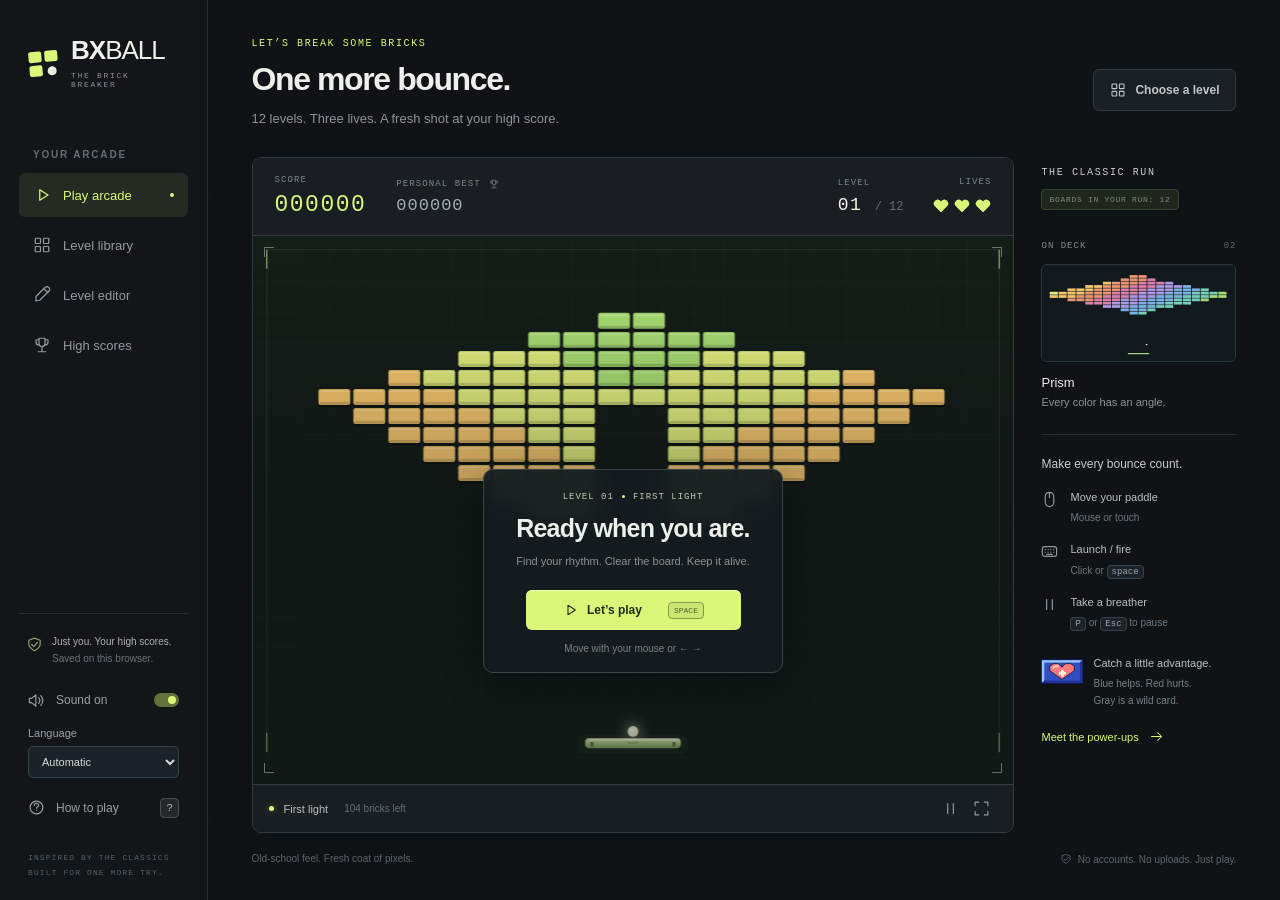
<file: bx-ball/index.html>
<!doctype html>
<html lang="en"><head><meta charset="UTF-8"><meta name="viewport" content="width=device-width, initial-scale=1.0"><meta name="theme-color" content="#101316"><meta name="description" content="A modern tribute to the classic brick breaker. Play, build levels, and chase your own high score."><title>BX Ball — One more bounce.</title><link rel="icon" href="./favicon.svg" type="image/svg+xml">  <script type="module" crossorigin src="./assets/index-BNyGC2et.js"></script>
  <link rel="stylesheet" crossorigin href="./assets/index-DN9gfeNt.css">
</head><body><div id="app"></div></body></html>
</file>
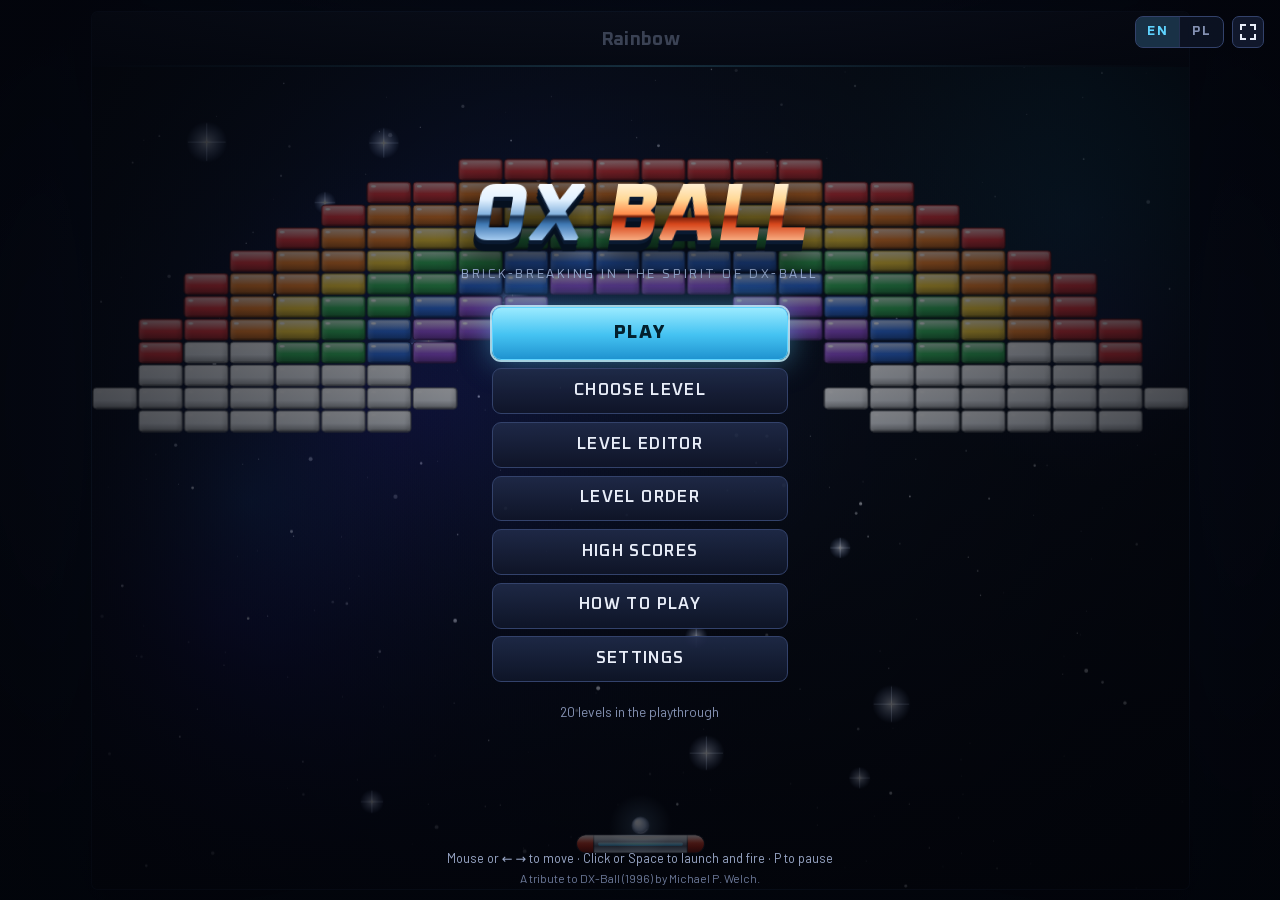
<file: ox-ball/index.html>
<!doctype html>
<html lang="en">
<head>
  <meta charset="utf-8">
  <meta name="viewport" content="width=device-width, initial-scale=1, viewport-fit=cover">
  <meta name="color-scheme" content="dark">
  <meta name="description" content="OX Ball — a brick-breaking game in the spirit of DX-Ball, with a level editor.">
  <title>OX Ball</title>
  <link rel="icon" href="data:image/svg+xml,%3Csvg xmlns='http://www.w3.org/2000/svg' viewBox='0 0 64 64'%3E%3Crect width='64' height='64' rx='14' fill='%230b1226'/%3E%3Crect x='9' y='11' width='22' height='10' rx='2' fill='%23e8383d'/%3E%3Crect x='33' y='11' width='22' height='10' rx='2' fill='%233cc8f0'/%3E%3Crect x='9' y='24' width='22' height='10' rx='2' fill='%23f7d038'/%3E%3Crect x='33' y='24' width='22' height='10' rx='2' fill='%2334b25a'/%3E%3Ccircle cx='38' cy='43' r='5' fill='%23fff'/%3E%3Crect x='17' y='51' width='30' height='6' rx='3' fill='%23ff5a3c'/%3E%3C/svg%3E">
  <link rel="stylesheet" href="assets/ox-ball.60874f19ab.css">
</head>
<body data-screen="menu">
  <div id="app">
    <div id="stage"><canvas id="screen" aria-label="OX Ball"></canvas></div>
  </div>
  <div id="ui"></div>
  <div id="toast" role="status" aria-live="polite"></div>
  <script src="assets/ox-ball.12e94835dd.js"></script>
</body>
</html>
</file>
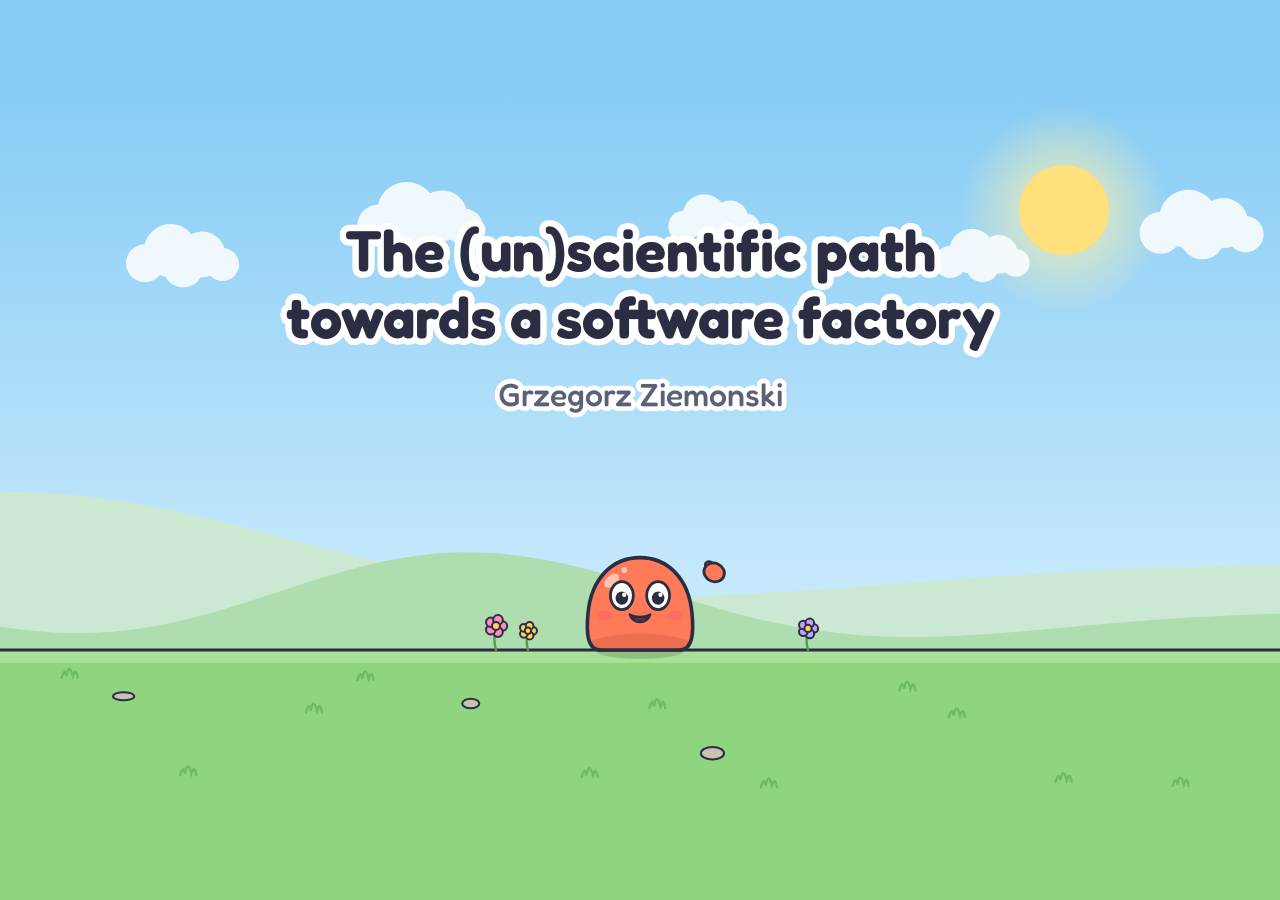
<file: software-factories/index.html>
<!doctype html>
<html lang="en">
  <head>
    <meta charset="UTF-8" />
    <meta name="viewport" content="width=device-width, initial-scale=1.0" />
    <title>Software Factory</title>
    <link
      rel="icon"
      href="data:image/svg+xml,%3Csvg xmlns='http://www.w3.org/2000/svg' viewBox='-70 -120 140 125'%3E%3Cpath d='M -50 0 C -68 0 -68 -24 -66 -44 C -62 -88 -34 -112 0 -112 C 34 -112 62 -88 66 -44 C 68 -24 68 0 50 0 Z' fill='%23FF7A59' stroke='%232B2D42' stroke-width='6'/%3E%3Ccircle cx='-23' cy='-66' r='14' fill='white'/%3E%3Ccircle cx='23' cy='-66' r='14' fill='white'/%3E%3Ccircle cx='-23' cy='-63' r='7' fill='%232B2D42'/%3E%3Ccircle cx='23' cy='-63' r='7' fill='%232B2D42'/%3E%3C/svg%3E"
    />
    <script type="module" crossorigin>(function(){let e=document.createElement(`link`).relList;if(e&&e.supports&&e.supports(`modulepreload`))return;for(let e of document.querySelectorAll(`link[rel="modulepreload"]`))n(e);new MutationObserver(e=>{for(let t of e)if(t.type===`childList`)for(let e of t.addedNodes)e.tagName===`LINK`&&e.rel===`modulepreload`&&n(e)}).observe(document,{childList:!0,subtree:!0});function t(e){let t={};return e.integrity&&(t.integrity=e.integrity),e.referrerPolicy&&(t.referrerPolicy=e.referrerPolicy),t.credentials=e.crossOrigin===`use-credentials`?`include`:e.crossOrigin===`anonymous`?`omit`:`same-origin`,t}function n(e){if(e.ep)return;e.ep=!0;let n=t(e);fetch(e.href,n)}})();var e=[`The (un)scientific path`,`towards a software factory`],t={title:e.join(` `),titleLines:e,speaker:`Grzegorz Ziemonski`,links:[{title:`🎞️ These slides`,url:`https://goyozi.github.io/software-factories/`,label:`goyozi.github.io/software-factories`},{title:`🏭 Starter factory`,url:`https://github.com/goyozi/clankhouse/tree/main/examples/factory`,label:`github.com/goyozi/clankhouse`}],linkedinUrl:`https://www.linkedin.com/in/grzegorzziemonski/`,linkedinLabel:`linkedin.com/in/grzegorzziemonski`},n={hello:null,kinds:`Software factories`,shared:`Built to last`,dim:`Not dark. Dim.`,scale:`Where are you, really?`,honest:`Me: honest 3`,shortcut:`10 minutes with Claude?`,story:`A real example`,nothing:`…nothing useful`,local:`Start locally`,pickTool:`Pick a tool`,mustHaves:`Must-haves`,line:`Start from what works`,implement:`Start from what works`,review:`Start from what works`,judge:`Start from what works`,fix:`Start from what works`,appTest:`Start from what works`,pr:`Start from what works`,firstRun:`First run`,detective:`Read the trajectories`,knobs:`Four knobs`,secondRun:`Second run`,timesUp:`Finish by hand. Improve next time.`,barometer:`Watch the trend`,goal:`Ticket in. Merge-ready PR out.`,part2:null,notes:`Take notes`,foreman:`Get a foreman agent`,prompts:`AI reviews. You edit.`,patterns:`Lay the patterns`,guardrails:`Deterministic guardrails`,recap:`Recap`,recapTools:`Pick a tool + must-haves`,recapLine:`Plan → implement → review loop → test → PR`,recapKnobs:`Four knobs`,recapTips:`Five practical tips`,thanks:`Thank you!`},r={kinds:[`Chores`,`Migrations`,`Slack → PR`],darkFactory:[`DARK`,`FACTORY`],dim:`DIM`,shared:[{emoji:`🆕`,text:`new features`},{emoji:`💎`,text:`final quality`},{emoji:`⚓`,text:`long-lived`},{emoji:`🌱`,text:`evolving`}],knock:`knock knock`,scale:[{emoji:`💡`,text:`idea`},{emoji:`🧪`,text:`PoC`},{emoji:`❤️`,text:`I like it`},{emoji:`🚗`,text:`daily driver`},{emoji:`📣`,text:`everyone should`}],claims:[`4!`,`5!`],generate:`✨ Generate factory`,timer:`10:00`,creak:`creak…`,pipeline:[{emoji:`🔍`,text:`find`},{emoji:`🏷️`,text:`triage`},{emoji:`🎫`,text:`ticket`},{emoji:`🔧`,text:`fix`},{emoji:``,text:`PR`}],ranIt:`Ran it?`,deploy:`🚀 Deploy & see!`,locally:`🏠 Try it locally?`,tray:`PRs`,doormat:`localhost`,butHow:`…but how?`,shop:`Tools`,tools:[`Fabro`,`ClankHouse`,`DIY`],secondTalk:`Roland's talk →`,checklist:[{emoji:`🌳`,text:`worktrees`},{emoji:`📈`,text:`live progress`},{emoji:`📜`,text:`logs`},{emoji:`⏪`,text:`rerun a step`},{emoji:`🛑`,text:`cancel`},{emoji:`💰`,text:`costs`}],planTag:`< 100 lines`,stations:{plan:`plan`,implement:`implement`,review:`review`,judge:`judge`,fix:`fix`,test:`app test`,pr:`PR`},run:`RUN`,controls:`FACTORY CONTROLS`,knobs:[{emoji:`📥`,text:`Inputs`},{emoji:`📚`,text:`Context`},{emoji:`💬`,text:`Prompts`},{emoji:`🔀`,text:`Workflow`}],part2:[`Part 2`,`Practical tips`],tip:e=>`Tip ${e}`,notes:[{emoji:`🤔`,text:`expected`},{emoji:`👀`,text:`saw`},{emoji:`🔧`,text:`tweaked`}],later:`later`,wentWrong:`This went wrong!`,prompts:`prompts`,shouting:[`YOU MUST`,`ALWAYS NEVER!!!`],nudge:`nudge`,debt:`debt`,bumpers:[`max 300 lines`,`lint ✓`],recapTips:[{emoji:`📝`,text:`take notes`},{emoji:`👷`,text:`foreman agent`},{emoji:`✋`,text:`human prompts`},{emoji:`🧱`,text:`ready patterns`},{emoji:`🚧`,text:`hard guardrails`}]};function i(e,t){let n=0,r=0,i=null,a=()=>history.replaceState(null,``,`#${n+1}`),o=o=>{i?.kill(),i=null,n=r=Math.max(0,Math.min(t.length-1,o)),e.seek(t[n],!0),a()},s=()=>{if(i)return o(r);n>=t.length-1||(r=n+1,i=e.tweenTo(t[r],{ease:`none`,onComplete:()=>{i=null,n=r,a()}}))},c=()=>o(i?n:n-1),l=()=>{let e=parseInt(location.hash.slice(1),10);return Number.isFinite(e)?e-1:0};window.addEventListener(`keydown`,e=>{if(!(e.metaKey||e.ctrlKey||e.altKey)){switch(e.key){case`ArrowRight`:case`PageDown`:case` `:case`Enter`:s();break;case`ArrowLeft`:case`PageUp`:case`Backspace`:c();break;case`Home`:o(0);break;case`End`:o(t.length-1);break;case`f`:case`F`:document.fullscreenElement?document.exitFullscreen():document.documentElement.requestFullscreen();break;default:return}e.preventDefault()}}),window.addEventListener(`click`,e=>{e.button===0&&s()}),window.addEventListener(`hashchange`,()=>{l()!==n&&o(l())});let u=0,d=()=>{document.body.classList.remove(`idle`),clearTimeout(u),u=window.setTimeout(()=>document.body.classList.add(`idle`),1500)};return window.addEventListener(`mousemove`,d),d(),o(l()),{goto:o,next:s,prev:c,get index(){return n},labels:t}}function a(e){if(e===void 0)throw ReferenceError(`this hasn't been initialised - super() hasn't been called`);return e}function o(e,t){e.prototype=Object.create(t.prototype),e.prototype.constructor=e,e.__proto__=t}var s={autoSleep:120,force3D:`auto`,nullTargetWarn:1,units:{lineHeight:``}},c={duration:.5,overwrite:!1,delay:0},l,u,d,f=1e8,p=1/f,m=Math.PI*2,h=m/4,g=0,_=Math.sqrt,v=Math.cos,y=Math.sin,b=function(e){return typeof e==`string`},x=function(e){return typeof e==`function`},S=function(e){return typeof e==`number`},C=function(e){return e===void 0},w=function(e){return typeof e==`object`},T=function(e){return e!==!1},E=function(){return typeof window<`u`},ee=function(e){return x(e)||b(e)},D=typeof ArrayBuffer==`function`&&ArrayBuffer.isView||function(){},O=Array.isArray,te=/random\([^)]+\)/g,k=/,\s*/g,A=/(?:-?\.?\d|\.)+/gi,ne=/[-+=.]*\d+[.e\-+]*\d*[e\-+]*\d*/g,re=/[-+=.]*\d+[.e-]*\d*[a-z%]*/g,ie=/[-+=.]*\d+\.?\d*(?:e-|e\+)?\d*/gi,ae=/[+-]=-?[.\d]+/,oe=/[^,'"\[\]\s]+/gi,se=/^[+\-=e\s\d]*\d+[.\d]*([a-z]*|%)\s*$/i,j,M,ce,le,ue={},de={},fe,pe=function(e){return(de=Ge(e,ue))&&lr},me=function(e,t){return console.warn(`Invalid property`,e,`set to`,t,`Missing plugin? gsap.registerPlugin()`)},he=function(e,t){return!t&&console.warn(e)},ge=function(e,t){return e&&(ue[e]=t)&&de&&(de[e]=t)||ue},_e=function(){return 0},ve={suppressEvents:!0,isStart:!0,kill:!1},ye={suppressEvents:!0,kill:!1},be={suppressEvents:!0},xe={},Se=[],Ce={},we,Te={},Ee={},De=30,Oe=[],ke=``,Ae=function(e){var t=e[0],n,r;if(w(t)||x(t)||(e=[e]),!(n=(t._gsap||{}).harness)){for(r=Oe.length;r--&&!Oe[r].targetTest(t););n=Oe[r]}for(r=e.length;r--;)e[r]&&(e[r]._gsap||(e[r]._gsap=new yn(e[r],n)))||e.splice(r,1);return e},je=function(e){return e._gsap||Ae(Ot(e))[0]._gsap},Me=function(e,t,n){return(n=e[t])&&x(n)?e[t]():C(n)&&e.getAttribute&&e.getAttribute(t)||n},Ne=function(e,t){return(e=e.split(`,`)).forEach(t)||e},Pe=function(e){return Math.round(e*1e5)/1e5||0},Fe=function(e){return Math.round(e*1e7)/1e7||0},Ie=function(e,t){var n=t.charAt(0),r=parseFloat(t.substr(2));return e=parseFloat(e),n===`+`?e+r:n===`-`?e-r:n===`*`?e*r:e/r},Le=function(e,t){for(var n=t.length,r=0;e.indexOf(t[r])<0&&++r<n;);return r<n},Re=function(){var e=Se.length,t=Se.slice(0),n,r;for(Ce={},Se.length=0,n=0;n<e;n++)r=t[n],r&&r._lazy&&(r.render(r._lazy[0],r._lazy[1],!0)._lazy=0)},ze=function(e){return!!(e._initted||e._startAt||e.add)},Be=function(e,t,n,r){Se.length&&!u&&Re(),e.render(t,n,r||!!(u&&t<0&&ze(e))),Se.length&&!u&&Re()},Ve=function(e){var t=parseFloat(e);return(t||t===0)&&(e+``).match(oe).length<2?t:b(e)?e.trim():e},He=function(e){return e},Ue=function(e,t){for(var n in t)n in e||(e[n]=t[n]);return e},We=function(e){return function(t,n){for(var r in n)r in t||r===`duration`&&e||r===`ease`||(t[r]=n[r])}},Ge=function(e,t){for(var n in t)e[n]=t[n];return e},Ke=function e(t,n){for(var r in n)r!==`__proto__`&&r!==`constructor`&&r!==`prototype`&&(t[r]=w(n[r])?e(t[r]||(t[r]={}),n[r]):n[r]);return t},qe=function(e,t){var n={},r;for(r in e)r in t||(n[r]=e[r]);return n},Je=function(e){var t=e.parent||j,n=e.keyframes?We(O(e.keyframes)):Ue;if(T(e.inherit))for(;t;)n(e,t.vars.defaults),t=t.parent||t._dp;return e},Ye=function(e,t){for(var n=e.length,r=n===t.length;r&&n--&&e[n]===t[n];);return n<0},Xe=function(e,t,n,r,i){n===void 0&&(n=`_first`),r===void 0&&(r=`_last`);var a=e[r],o;if(i)for(o=t[i];a&&a[i]>o;)a=a._prev;return a?(t._next=a._next,a._next=t):(t._next=e[n],e[n]=t),t._next?t._next._prev=t:e[r]=t,t._prev=a,t.parent=t._dp=e,t},Ze=function(e,t,n,r){n===void 0&&(n=`_first`),r===void 0&&(r=`_last`);var i=t._prev,a=t._next;i?i._next=a:e[n]===t&&(e[n]=a),a?a._prev=i:e[r]===t&&(e[r]=i),t._next=t._prev=t.parent=null},Qe=function(e,t){e.parent&&(!t||e.parent.autoRemoveChildren)&&e.parent.remove&&e.parent.remove(e),e._act=0},$e=function(e,t){if(e&&(!t||t._end>e._dur||t._start<0))for(var n=e;n;)n._dirty=1,n=n.parent;return e},et=function(e){for(var t=e.parent;t&&t.parent;)t._dirty=1,t.totalDuration(),t=t.parent;return e},tt=function(e,t,n,r){return e._startAt&&(u?e._startAt.revert(ye):e.vars.immediateRender&&!e.vars.autoRevert||e._startAt.render(t,!0,r))},nt=function e(t){return!t||t._ts&&e(t.parent)},rt=function(e){return e._repeat?it(e._tTime,e=e.duration()+e._rDelay)*e:0},it=function(e,t){var n=Math.floor(e=Fe(e/t));return e&&n===e?n-1:n},at=function(e,t){return(e-t._start)*t._ts+(t._ts>=0?0:t._dirty?t.totalDuration():t._tDur)},ot=function(e){return e._end=Fe(e._start+(e._tDur/Math.abs(e._ts||e._rts||p)||0))},st=function(e,t){var n=e._dp;return n&&n.smoothChildTiming&&e._ts&&(e._start=Fe(n._time-(e._ts>0?t/e._ts:((e._dirty?e.totalDuration():e._tDur)-t)/-e._ts)),ot(e),n._dirty||$e(n,e)),e},ct=function(e,t){var n;if((t._time||!t._dur&&t._initted||t._start<e._time&&(t._dur||!t.add))&&(n=at(e.rawTime(),t),(!t._dur||St(0,t.totalDuration(),n)-t._tTime>p)&&t.render(n,!0)),$e(e,t)._dp&&e._initted&&e._time>=e._dur&&e._ts){if(e._dur<e.duration())for(n=e;n._dp;)n.rawTime()>=0&&n.totalTime(n._tTime),n=n._dp;e._zTime=-p}},lt=function(e,t,n,r){return t.parent&&Qe(t),t._start=Fe((S(n)?n:n||e!==j?yt(e,n,t):e._time)+t._delay),t._end=Fe(t._start+(t.totalDuration()/Math.abs(t.timeScale())||0)),Xe(e,t,`_first`,`_last`,e._sort?`_start`:0),pt(t)||(e._recent=t),r||ct(e,t),e._ts<0&&st(e,e._tTime),e},ut=function(e,t){return(ue.ScrollTrigger||me(`scrollTrigger`,t))&&ue.ScrollTrigger.create(t,e)},dt=function(e,t,n,r,i){if(On(e,t,i),!e._initted)return 1;if(!n&&e._pt&&!u&&(e._dur&&e.vars.lazy!==!1||!e._dur&&e.vars.lazy)&&we!==on.frame)return Se.push(e),e._lazy=[i,r],1},ft=function e(t){var n=t.parent;return n&&n._ts&&n._initted&&!n._lock&&(n.rawTime()<0||e(n))},pt=function(e){var t=e.data;return t===`isFromStart`||t===`isStart`},mt=function(e,t,n,r){var i=e.ratio,a=t<0||!t&&(!e._start&&ft(e)&&(e._initted||!pt(e))||(e._ts<0||e._dp._ts<0)&&!pt(e))?0:1,o=e._rDelay,s=0,c,l,d;if(o&&e._repeat&&(s=St(0,e._tDur,t),l=it(s,o),e._yoyo&&l&1&&(a=1-a),l!==it(e._tTime,o)&&(i=1-a,e.vars.repeatRefresh&&e._initted&&e.invalidate())),a!==i||u||r||e._zTime===p||!t&&e._zTime){if(!e._initted&&dt(e,t,r,n,s))return;for(d=e._zTime,e._zTime=t||(n?p:0),n||=t&&!d,e.ratio=a,e._from&&(a=1-a),e._time=0,e._tTime=s,c=e._pt;c;)c.r(a,c.d),c=c._next;t<0&&tt(e,t,n,!0),e._onUpdate&&!n&&Gt(e,`onUpdate`),s&&e._repeat&&!n&&e.parent&&Gt(e,`onRepeat`),(t>=e._tDur||t<0)&&e.ratio===a&&(a&&Qe(e,1),!n&&!u&&(Gt(e,a?`onComplete`:`onReverseComplete`,!0),e._prom&&e._prom()))}else e._zTime||=t},ht=function(e,t,n){var r;if(n>t)for(r=e._first;r&&r._start<=n;){if(r.data===`isPause`&&r._start>t)return r;r=r._next}else for(r=e._last;r&&r._start>=n;){if(r.data===`isPause`&&r._start<t)return r;r=r._prev}},gt=function(e,t,n,r){var i=e._repeat,a=Fe(t)||0,o=e._tTime/e._tDur;return o&&!r&&(e._time*=a/e._dur),e._dur=a,e._tDur=i?i<0?1e10:Fe(a*(i+1)+e._rDelay*i):a,o>0&&!r&&st(e,e._tTime=e._tDur*o),e.parent&&ot(e),n||$e(e.parent,e),e},_t=function(e){return e instanceof xn?$e(e):gt(e,e._dur)},vt={_start:0,endTime:_e,totalDuration:_e},yt=function e(t,n,r){var i=t.labels,a=t._recent||vt,o=t.duration()>=f?a.endTime(!1):t._dur,s,c,l;return b(n)&&(isNaN(n)||n in i)?(c=n.charAt(0),l=n.substr(-1)===`%`,s=n.indexOf(`=`),c===`<`||c===`>`?(s>=0&&(n=n.replace(/=/,``)),(c===`<`?a._start:a.endTime(a._repeat>=0))+(parseFloat(n.substr(1))||0)*(l?(s<0?a:r).totalDuration()/100:1)):s<0?(n in i||(i[n]=o),i[n]):(c=parseFloat(n.charAt(s-1)+n.substr(s+1)),l&&r&&(c=c/100*(O(r)?r[0]:r).totalDuration()),s>1?e(t,n.substr(0,s-1),r)+c:o+c)):n==null?o:+n},bt=function(e,t,n){var r=S(t[1]),i=(r?2:1)+(e<2?0:1),a=t[i],o,s;if(r&&(a.duration=t[1]),a.parent=n,e){for(o=a,s=n;s&&!(`immediateRender`in o);)o=s.vars.defaults||{},s=T(s.vars.inherit)&&s.parent;a.immediateRender=T(o.immediateRender),e<2?a.runBackwards=1:a.startAt=t[i-1]}return new Fn(t[0],a,t[i+1])},xt=function(e,t){return e||e===0?t(e):t},St=function(e,t,n){return n<e?e:n>t?t:n},Ct=function(e,t){return!b(e)||!(t=se.exec(e))?``:t[1]},wt=function(e,t,n){return xt(n,function(n){return St(e,t,n)})},Tt=[].slice,Et=function(e,t){return e&&w(e)&&`length`in e&&(!t&&!e.length||e.length-1 in e&&w(e[0]))&&!e.nodeType&&e!==M},Dt=function(e,t,n){return n===void 0&&(n=[]),e.forEach(function(e){var r;return b(e)&&!t||Et(e,1)?(r=n).push.apply(r,Ot(e)):n.push(e)})||n},Ot=function(e,t,n){return d&&!t&&d.selector?d.selector(e):b(e)&&!n&&(ce||!sn())?Tt.call((t||le).querySelectorAll(e),0):O(e)?Dt(e,n):Et(e)?Tt.call(e,0):e?[e]:[]},kt=function(e){return e=Ot(e)[0]||he(`Invalid scope`)||{},function(t){var n=e.current||e.nativeElement||e;return Ot(t,n.querySelectorAll?n:n===e?he(`Invalid scope`)||le.createElement(`div`):e)}},At=function(e){return e.sort(function(){return .5-Math.random()})},jt=function(e){if(x(e))return e;var t=w(e)?e:{each:e},n=mn(t.ease),r=t.from||0,i=parseFloat(t.base)||0,a={},o=r>0&&r<1,s=isNaN(r)||o,c=t.axis,l=r,u=r;return b(r)?l=u={center:.5,edges:.5,end:1}[r]||0:!o&&s&&(l=r[0],u=r[1]),function(e,o,d){var p=(d||t).length,m=a[p],h,g,v,y,b,x,S,C,w;if(!m){if(w=t.grid===`auto`?0:(t.grid||[1,f])[1],!w){for(S=-f;S<(S=d[w++].getBoundingClientRect().left)&&w<p;);w<p&&w--}for(m=a[p]=[],h=s?Math.min(w,p)*l-.5:r%w,g=w===f?0:s?p*u/w-.5:r/w|0,S=0,C=f,x=0;x<p;x++)v=x%w-h,y=g-(x/w|0),m[x]=b=c?Math.abs(c===`y`?y:v):_(v*v+y*y),b>S&&(S=b),b<C&&(C=b);r===`random`&&At(m),m.max=S-C,m.min=C,m.v=p=(parseFloat(t.amount)||parseFloat(t.each)*(w>p?p-1:c?c===`y`?p/w:w:Math.max(w,p/w))||0)*(r===`edges`?-1:1),m.b=p<0?i-p:i,m.u=Ct(t.amount||t.each)||0,n=n&&p<0?pn(n):n}return p=(m[e]-m.min)/m.max||0,Fe(m.b+(n?n(p):p)*m.v)+m.u}},Mt=function(e){var t=10**((e+``).split(`.`)[1]||``).length;return function(n){var r=Fe(Math.round(parseFloat(n)/e)*e*t);return(r-r%1)/t+(S(n)?0:Ct(n))}},Nt=function(e,t){var n=O(e),r,i;return!n&&w(e)&&(r=n=e.radius||f,e.values?(e=Ot(e.values),(i=!S(e[0]))&&(r*=r)):e=Mt(e.increment)),xt(t,n?x(e)?function(t){return i=e(t),Math.abs(i-t)<=r?i:t}:function(t){for(var n=parseFloat(i?t.x:t),a=parseFloat(i?t.y:0),o=f,s=0,c=e.length,l,u;c--;)i?(l=e[c].x-n,u=e[c].y-a,l=l*l+u*u):l=Math.abs(e[c]-n),l<o&&(o=l,s=c);return s=!r||o<=r?e[s]:t,i||s===t||S(t)?s:s+Ct(t)}:Mt(e))},Pt=function(e,t,n,r){return xt(O(e)?!t:n===!0?!!(n=0):!r,function(){return O(e)?e[~~(Math.random()*e.length)]:(n||=1e-5)&&(r=n<1?10**((n+``).length-2):1)&&Math.floor(Math.round((e-n/2+Math.random()*(t-e+n*.99))/n)*n*r)/r})},Ft=function(){var e=[...arguments];return function(t){return e.reduce(function(e,t){return t(e)},t)}},It=function(e,t){return function(n){return e(parseFloat(n))+(t||Ct(n))}},Lt=function(e,t,n){return Ht(e,t,0,1,n)},Rt=function(e,t,n){return xt(n,function(n){return e[~~t(n)]})},zt=function e(t,n,r){var i=n-t;return O(t)?Rt(t,e(0,t.length),n):xt(r,function(e){return(i+(e-t)%i)%i+t})},Bt=function e(t,n,r){var i=n-t,a=i*2;return O(t)?Rt(t,e(0,t.length-1),n):xt(r,function(e){return e=(a+(e-t)%a)%a||0,t+(e>i?a-e:e)})},Vt=function(e){return e.replace(te,function(e){var t=e.indexOf(`[`)+1,n=e.substring(t||7,t?e.indexOf(`]`):e.length-1).split(k);return Pt(t?n:+n[0],t?0:+n[1],+n[2]||1e-5)})},Ht=function(e,t,n,r,i){var a=t-e,o=r-n;return xt(i,function(t){return n+((t-e)/a*o||0)})},Ut=function e(t,n,r,i){var a=isNaN(t+n)?0:function(e){return(1-e)*t+e*n};if(!a){var o=b(t),s={},c,l,u,d,f;if(r===!0&&(i=1)&&(r=null),o)t={p:t},n={p:n};else if(O(t)&&!O(n)){for(u=[],d=t.length,f=d-2,l=1;l<d;l++)u.push(e(t[l-1],t[l]));d--,a=function(e){e*=d;var t=Math.min(f,~~e);return u[t](e-t)},r=n}else i||(t=Ge(O(t)?[]:{},t));if(!u){for(c in n)Cn.call(s,t,c,`get`,n[c]);a=function(e){return Wn(e,s)||(o?t.p:t)}}}return xt(r,a)},Wt=function(e,t,n){var r=e.labels,i=f,a,o,s;for(a in r)o=r[a]-t,o<0==!!n&&o&&i>(o=Math.abs(o))&&(s=a,i=o);return s},Gt=function(e,t,n){var r=e.vars,i=r[t],a=d,o=e._ctx,s,c,l;if(i)return s=r[t+`Params`],c=r.callbackScope||e,n&&Se.length&&Re(),o&&(d=o),l=s?i.apply(c,s):i.call(c),d=a,l},Kt=function(e){return Qe(e),e.scrollTrigger&&e.scrollTrigger.kill(!!u),e.progress()<1&&Gt(e,`onInterrupt`),e},qt,Jt=[],Yt=function(e){if(e){if(e=!e.name&&e.default||e,E()||e.headless){var t=e.name,n=x(e),r=t&&!n&&e.init?function(){this._props=[]}:e,i={init:_e,render:Wn,add:Cn,kill:Kn,modifier:Gn,rawVars:0},a={targetTest:0,get:0,getSetter:Bn,aliases:{},register:0};if(sn(),e!==r){if(Te[t])return;Ue(r,Ue(qe(e,i),a)),Ge(r.prototype,Ge(i,qe(e,a))),Te[r.prop=t]=r,e.targetTest&&(Oe.push(r),xe[t]=1),t=(t===`css`?`CSS`:t.charAt(0).toUpperCase()+t.substr(1))+`Plugin`}ge(t,r),e.register&&e.register(lr,r,Yn)}else Jt.push(e)}},N=255,Xt={aqua:[0,N,N],lime:[0,N,0],silver:[192,192,192],black:[0,0,0],maroon:[128,0,0],teal:[0,128,128],blue:[0,0,N],navy:[0,0,128],white:[N,N,N],olive:[128,128,0],yellow:[N,N,0],orange:[N,165,0],gray:[128,128,128],purple:[128,0,128],green:[0,128,0],red:[N,0,0],pink:[N,192,203],cyan:[0,N,N],transparent:[N,N,N,0]},Zt=function(e,t,n){return e+=e<0?1:e>1?-1:0,(e*6<1?t+(n-t)*e*6:e<.5?n:e*3<2?t+(n-t)*(2/3-e)*6:t)*N+.5|0},Qt=function(e,t,n){var r=e?S(e)?[e>>16,e>>8&N,e&N]:0:Xt.black,i,a,o,s,c,l,u,d,f,p;if(!r){if(e.substr(-1)===`,`&&(e=e.substr(0,e.length-1)),Xt[e])r=Xt[e];else if(e.charAt(0)===`#`){if(e.length<6&&(i=e.charAt(1),a=e.charAt(2),o=e.charAt(3),e=`#`+i+i+a+a+o+o+(e.length===5?e.charAt(4)+e.charAt(4):``)),e.length===9)return r=parseInt(e.substr(1,6),16),[r>>16,r>>8&N,r&N,parseInt(e.substr(7),16)/255];e=parseInt(e.substr(1),16),r=[e>>16,e>>8&N,e&N]}else if(e.substr(0,3)===`hsl`){if(r=p=e.match(A),!t)s=r[0]%360/360,c=r[1]/100,l=r[2]/100,a=l<=.5?l*(c+1):l+c-l*c,i=l*2-a,r.length>3&&(r[3]*=1),r[0]=Zt(s+1/3,i,a),r[1]=Zt(s,i,a),r[2]=Zt(s-1/3,i,a);else if(~e.indexOf(`=`))return r=e.match(ne),n&&r.length<4&&(r[3]=1),r}else r=e.match(A)||Xt.transparent;r=r.map(Number)}return t&&!p&&(i=r[0]/N,a=r[1]/N,o=r[2]/N,u=Math.max(i,a,o),d=Math.min(i,a,o),l=(u+d)/2,u===d?s=c=0:(f=u-d,c=l>.5?f/(2-u-d):f/(u+d),s=u===i?(a-o)/f+(a<o?6:0):u===a?(o-i)/f+2:(i-a)/f+4,s*=60),r[0]=~~(s+.5),r[1]=~~(c*100+.5),r[2]=~~(l*100+.5)),n&&r.length<4&&(r[3]=1),r},$t=function(e){var t=[],n=[],r=-1;return e.split(tn).forEach(function(e){var i=e.match(re)||[];t.push.apply(t,i),n.push(r+=i.length+1)}),t.c=n,t},en=function(e,t,n){var r=``,i=(e+r).match(tn),a=t?`hsla(`:`rgba(`,o=0,s,c,l,u;if(!i)return e;if(i=i.map(function(e){return(e=Qt(e,t,1))&&a+(t?e[0]+`,`+e[1]+`%,`+e[2]+`%,`+e[3]:e.join(`,`))+`)`}),n&&(l=$t(e),s=n.c,s.join(r)!==l.c.join(r)))for(c=e.replace(tn,`1`).split(re),u=c.length-1;o<u;o++)r+=c[o]+(~s.indexOf(o)?i.shift()||a+`0,0,0,0)`:(l.length?l:i.length?i:n).shift());if(!c)for(c=e.split(tn),u=c.length-1;o<u;o++)r+=c[o]+i[o];return r+c[u]},tn=function(){var e=`(?:\\b(?:(?:rgb|rgba|hsl|hsla)\\(.+?\\))|\\B#(?:[0-9a-f]{3,4}){1,2}\\b`,t;for(t in Xt)e+=`|`+t+`\\b`;return RegExp(e+`)`,`gi`)}(),nn=/hsl[a]?\(/,rn=function(e){var t=e.join(` `),n;if(tn.lastIndex=0,tn.test(t))return n=nn.test(t),e[1]=en(e[1],n),e[0]=en(e[0],n,$t(e[1])),!0},an,on=function(){var e=Date.now,t=500,n=33,r=e(),i=r,a=1e3/240,o=a,s=[],c,l,u,d,f,p,m=function u(m){var h=e()-i,g=m===!0,_,v,y,b;if((h>t||h<0)&&(r+=h-n),i+=h,y=i-r,_=y-o,(_>0||g)&&(b=++d.frame,f=y-d.time*1e3,d.time=y/=1e3,o+=_+(_>=a?4:a-_),v=1),g||(c=l(u)),v)for(p=0;p<s.length;p++)s[p](y,f,b,m)};return d={time:0,frame:0,tick:function(){m(!0)},deltaRatio:function(e){return f/(1e3/(e||60))},wake:function(){fe&&(!ce&&E()&&(M=ce=window,le=M.document||{},ue.gsap=lr,(M.gsapVersions||(M.gsapVersions=[])).push(lr.version),pe(de||M.GreenSockGlobals||!M.gsap&&M||{}),Jt.forEach(Yt)),u=typeof requestAnimationFrame<`u`&&requestAnimationFrame,c&&d.sleep(),l=u||function(e){return setTimeout(e,o-d.time*1e3+1|0)},an=1,m(2))},sleep:function(){(u?cancelAnimationFrame:clearTimeout)(c),an=0,l=_e},lagSmoothing:function(e,r){t=e||1/0,n=Math.min(r||33,t)},fps:function(e){a=1e3/(e||240),o=d.time*1e3+a},add:function(e,t,n){var r=t?function(t,n,i,a){e(t,n,i,a),d.remove(r)}:e;return d.remove(e),s[n?`unshift`:`push`](r),sn(),r},remove:function(e,t){~(t=s.indexOf(e))&&s.splice(t,1)&&p>=t&&p--},_listeners:s},d}(),sn=function(){return!an&&on.wake()},P={},cn=/^[\d.\-M][\d.\-,\s]/,ln=/["']/g,un=function(e){for(var t={},n=e.substr(1,e.length-3).split(`:`),r=n[0],i=1,a=n.length,o,s,c;i<a;i++)s=n[i],o=i===a-1?s.length:s.lastIndexOf(`,`),c=s.substr(0,o),t[r]=isNaN(c)?c.replace(ln,``).trim():+c,r=s.substr(o+1).trim();return t},dn=function(e){var t=e.indexOf(`(`)+1,n=e.indexOf(`)`),r=e.indexOf(`(`,t);return e.substring(t,~r&&r<n?e.indexOf(`)`,n+1):n)},fn=function(e){var t=(e+``).split(`(`),n=P[t[0]];return n&&t.length>1&&n.config?n.config.apply(null,~e.indexOf(`{`)?[un(t[1])]:dn(e).split(`,`).map(Ve)):P._CE&&cn.test(e)?P._CE(``,e):n},pn=function(e){return function(t){return 1-e(1-t)}},mn=function(e,t){return e&&(x(e)?e:P[e]||fn(e))||t},hn=function(e,t,n,r){n===void 0&&(n=function(e){return 1-t(1-e)}),r===void 0&&(r=function(e){return e<.5?t(e*2)/2:1-t((1-e)*2)/2});var i={easeIn:t,easeOut:n,easeInOut:r},a;return Ne(e,function(e){for(var t in P[e]=ue[e]=i,P[a=e.toLowerCase()]=n,i)P[a+(t===`easeIn`?`.in`:t===`easeOut`?`.out`:`.inOut`)]=P[e+`.`+t]=i[t]}),i},gn=function(e){return function(t){return t<.5?(1-e(1-t*2))/2:.5+e((t-.5)*2)/2}},_n=function e(t,n,r){var i=n>=1?n:1,a=(r||(t?.3:.45))/(n<1?n:1),o=a/m*(Math.asin(1/i)||0),s=function(e){return e===1?1:i*2**(-10*e)*y((e-o)*a)+1},c=t===`out`?s:t===`in`?function(e){return 1-s(1-e)}:gn(s);return a=m/a,c.config=function(n,r){return e(t,n,r)},c},vn=function e(t,n){n===void 0&&(n=1.70158);var r=function(e){return e?--e*e*((n+1)*e+n)+1:0},i=t===`out`?r:t===`in`?function(e){return 1-r(1-e)}:gn(r);return i.config=function(n){return e(t,n)},i};Ne(`Linear,Quad,Cubic,Quart,Quint,Strong`,function(e,t){var n=t<5?t+1:t;hn(e+`,Power`+(n-1),t?function(e){return e**+n}:function(e){return e},function(e){return 1-(1-e)**n},function(e){return e<.5?(e*2)**n/2:1-((1-e)*2)**n/2})}),P.Linear.easeNone=P.none=P.Linear.easeIn,hn(`Elastic`,_n(`in`),_n(`out`),_n()),(function(e,t){var n=1/t,r=2*n,i=2.5*n,a=function(a){return a<n?e*a*a:a<r?e*(a-1.5/t)**2+.75:a<i?e*(a-=2.25/t)*a+.9375:e*(a-2.625/t)**2+.984375};hn(`Bounce`,function(e){return 1-a(1-e)},a)})(7.5625,2.75),hn(`Expo`,function(e){return 2**(10*(e-1))*e+e*e*e*e*e*e*(1-e)}),hn(`Circ`,function(e){return-(_(1-e*e)-1)}),hn(`Sine`,function(e){return e===1?1:-v(e*h)+1}),hn(`Back`,vn(`in`),vn(`out`),vn()),P.SteppedEase=P.steps=ue.SteppedEase={config:function(e,t){e===void 0&&(e=1);var n=1/e,r=e+ +!t,i=+!!t,a=1-p;return function(e){return((r*St(0,a,e)|0)+i)*n}}},c.ease=P[`quad.out`],Ne(`onComplete,onUpdate,onStart,onRepeat,onReverseComplete,onInterrupt`,function(e){return ke+=e+`,`+e+`Params,`});var yn=function(e,t){this.id=g++,e._gsap=this,this.target=e,this.harness=t,this.get=t?t.get:Me,this.set=t?t.getSetter:Bn},bn=function(){function e(e){this.vars=e,this._delay=+e.delay||0,(this._repeat=e.repeat===1/0?-2:e.repeat||0)&&(this._rDelay=e.repeatDelay||0,this._yoyo=!!e.yoyo||!!e.yoyoEase),this._ts=1,gt(this,+e.duration,1,1),this.data=e.data,d&&(this._ctx=d,d.data.push(this)),an||on.wake()}var t=e.prototype;return t.delay=function(e){return e||e===0?(this.parent&&this.parent.smoothChildTiming&&this.startTime(this._start+e-this._delay),this._delay=e,this):this._delay},t.duration=function(e){return arguments.length?this.totalDuration(this._repeat>0?e+(e+this._rDelay)*this._repeat:e):this.totalDuration()&&this._dur},t.totalDuration=function(e){return arguments.length?(this._dirty=0,gt(this,this._repeat<0?e:(e-this._repeat*this._rDelay)/(this._repeat+1))):this._tDur},t.totalTime=function(e,t){if(sn(),!arguments.length)return this._tTime;var n=this._dp;if(n&&n.smoothChildTiming&&this._ts){for(st(this,e),!n._dp||n.parent||ct(n,this);n&&n.parent;)n.parent._time!==n._start+(n._ts>=0?n._tTime/n._ts:(n.totalDuration()-n._tTime)/-n._ts)&&n.totalTime(n._tTime,!0),n=n.parent;!this.parent&&this._dp.autoRemoveChildren&&(this._ts>0&&e<this._tDur||this._ts<0&&e>0||!this._tDur&&!e)&&lt(this._dp,this,this._start-this._delay)}return(this._tTime!==e||!this._dur&&!t||this._initted&&Math.abs(this._zTime)===p||!this._initted&&this._dur&&e||!e&&!this._initted&&(this.add||this._ptLookup))&&(this._ts||(this._pTime=e),Be(this,e,t)),this},t.time=function(e,t){return arguments.length?this.totalTime(Math.min(this.totalDuration(),e+rt(this))%(this._dur+this._rDelay)||(e?this._dur:0),t):this._time},t.totalProgress=function(e,t){return arguments.length?this.totalTime(this.totalDuration()*e,t):this.totalDuration()?Math.min(1,this._tTime/this._tDur):this.rawTime()>=0&&this._initted?1:0},t.progress=function(e,t){return arguments.length?this.totalTime(this.duration()*(this._yoyo&&!(this.iteration()&1)?1-e:e)+rt(this),t):this.duration()?Math.min(1,this._time/this._dur):+(this.rawTime()>0)},t.iteration=function(e,t){var n=this.duration()+this._rDelay;return arguments.length?this.totalTime(this._time+(e-1)*n,t):this._repeat?it(this._tTime,n)+1:1},t.timeScale=function(e,t){if(!arguments.length)return this._rts===-p?0:this._rts;if(this._rts===e)return this;var n=this.parent&&this._ts?at(this.parent._time,this):this._tTime;return this._rts=+e||0,this._ts=this._ps||e===-p?0:this._rts,this.totalTime(St(-Math.abs(this._delay),this.totalDuration(),n),t!==!1),ot(this),et(this)},t.paused=function(e){return arguments.length?(this._ps!==e&&(this._ps=e,e?(this._pTime=this._tTime||Math.max(-this._delay,this.rawTime()),this._ts=this._act=0):(sn(),this._ts=this._rts,this.totalTime(this.parent&&!this.parent.smoothChildTiming?this.rawTime():this._tTime||this._pTime,this.progress()===1&&Math.abs(this._zTime)!==p&&(this._tTime-=p)))),this):this._ps},t.startTime=function(e){if(arguments.length){this._start=Fe(e);var t=this.parent||this._dp;return t&&(t._sort||!this.parent)&&lt(t,this,this._start-this._delay),this}return this._start},t.endTime=function(e){return this._start+(T(e)?this.totalDuration():this.duration())/Math.abs(this._ts||1)},t.rawTime=function(e){var t=this.parent||this._dp;return t?e&&(!this._ts||this._repeat&&this._time&&this.totalProgress()<1)?this._tTime%(this._dur+this._rDelay):this._ts?at(t.rawTime(e),this):this._tTime:this._tTime},t.revert=function(e){e===void 0&&(e=be);var t=u;return u=e,ze(this)&&(this.timeline&&this.timeline.revert(e),this.totalTime(-.01,e.suppressEvents)),this.data!==`nested`&&e.kill!==!1&&this.kill(),u=t,this},t.globalTime=function(e){for(var t=this,n=arguments.length?e:t.rawTime();t;)n=t._start+n/(Math.abs(t._ts)||1),t=t._dp;return!this.parent&&this._sat?this._sat.globalTime(e):n},t.repeat=function(e){return arguments.length?(this._repeat=e===1/0?-2:e,_t(this)):this._repeat===-2?1/0:this._repeat},t.repeatDelay=function(e){if(arguments.length){var t=this._time;return this._rDelay=e,_t(this),t?this.time(t):this}return this._rDelay},t.yoyo=function(e){return arguments.length?(this._yoyo=e,this):this._yoyo},t.seek=function(e,t){return this.totalTime(yt(this,e),T(t))},t.restart=function(e,t){return this.play().totalTime(e?-this._delay:0,T(t)),this._dur||(this._zTime=-p),this},t.play=function(e,t){return e!=null&&this.seek(e,t),this.reversed(!1).paused(!1)},t.reverse=function(e,t){return e!=null&&this.seek(e||this.totalDuration(),t),this.reversed(!0).paused(!1)},t.pause=function(e,t){return e!=null&&this.seek(e,t),this.paused(!0)},t.resume=function(){return this.paused(!1)},t.reversed=function(e){return arguments.length?(!!e!==this.reversed()&&this.timeScale(-this._rts||(e?-p:0)),this):this._rts<0},t.invalidate=function(){return this._initted=this._act=0,this._zTime=-p,this},t.isActive=function(){var e=this.parent||this._dp,t=this._start,n;return!!(!e||this._ts&&this._initted&&e.isActive()&&(n=e.rawTime(!0))>=t&&n<this.endTime(!0)-p)},t.eventCallback=function(e,t,n){var r=this.vars;return arguments.length>1?(t?(r[e]=t,n&&(r[e+`Params`]=n),e===`onUpdate`&&(this._onUpdate=t)):delete r[e],this):r[e]},t.then=function(e){var t=this,n=t._prom;return new Promise(function(r){var i=x(e)?e:He,a=function(){var e=t.then;t.then=null,n&&n(),x(i)&&(i=i(t))&&(i.then||i===t)&&(t.then=e),r(i),t.then=e};t._initted&&t.totalProgress()===1&&t._ts>=0||!t._tTime&&t._ts<0?a():t._prom=a})},t.kill=function(){Kt(this)},e}();Ue(bn.prototype,{_time:0,_start:0,_end:0,_tTime:0,_tDur:0,_dirty:0,_repeat:0,_yoyo:!1,parent:null,_initted:!1,_rDelay:0,_ts:1,_dp:0,ratio:0,_zTime:-p,_prom:0,_ps:!1,_rts:1});var xn=function(e){o(t,e);function t(t,n){var r;return t===void 0&&(t={}),r=e.call(this,t)||this,r.labels={},r.smoothChildTiming=!!t.smoothChildTiming,r.autoRemoveChildren=!!t.autoRemoveChildren,r._sort=T(t.sortChildren),j&&lt(t.parent||j,a(r),n),t.reversed&&r.reverse(),t.paused&&r.paused(!0),t.scrollTrigger&&ut(a(r),t.scrollTrigger),r}var n=t.prototype;return n.to=function(e,t,n){return bt(0,arguments,this),this},n.from=function(e,t,n){return bt(1,arguments,this),this},n.fromTo=function(e,t,n,r){return bt(2,arguments,this),this},n.set=function(e,t,n){return t.duration=0,t.parent=this,Je(t).repeatDelay||(t.repeat=0),t.immediateRender=!!t.immediateRender,new Fn(e,t,yt(this,n),1),this},n.call=function(e,t,n){return lt(this,Fn.delayedCall(0,e,t),n)},n.staggerTo=function(e,t,n,r,i,a,o){return n.duration=t,n.stagger=n.stagger||r,n.onComplete=a,n.onCompleteParams=o,n.parent=this,new Fn(e,n,yt(this,i)),this},n.staggerFrom=function(e,t,n,r,i,a,o){return n.runBackwards=1,Je(n).immediateRender=T(n.immediateRender),this.staggerTo(e,t,n,r,i,a,o)},n.staggerFromTo=function(e,t,n,r,i,a,o,s){return r.startAt=n,Je(r).immediateRender=T(r.immediateRender),this.staggerTo(e,t,r,i,a,o,s)},n.render=function(e,t,n){var r=this._time,i=this._dirty?this.totalDuration():this._tDur,a=this._dur,o=e<=0?0:Fe(e),s=this._zTime<0!=e<0&&(this._initted||!a),c,l,d,f,m,h,g,_,v,y,b,x;if(this!==j&&o>i&&e>=0&&(o=i),o!==this._tTime||n||s){if(r!==this._time&&a&&(o+=this._time-r,e+=this._time-r),c=o,v=this._start,_=this._ts,h=!_,s&&(a||(r=this._zTime),(e||!t)&&(this._zTime=e)),this._repeat){if(b=this._yoyo,m=a+this._rDelay,this._repeat<-1&&e<0)return this.totalTime(m*100+e,t,n);if(c=Fe(o%m),o===i?(f=this._repeat,c=a):(y=Fe(o/m),f=~~y,f&&f===y&&(c=a,f--),c>a&&(c=a)),y=it(this._tTime,m),!r&&this._tTime&&y!==f&&this._tTime-y*m-this._dur<=0&&(y=f),b&&f&1&&(c=a-c,x=1),f!==y&&!this._lock){var S=b&&y&1,C=S===(b&&f&1);if(f<y&&(S=!S),r=S?0:o%a?a:o,this._lock=1,this.render(r||(x?0:Fe(f*m)),t,!a)._lock=0,this._tTime=o,!t&&this.parent&&Gt(this,`onRepeat`),this.vars.repeatRefresh&&!x&&(this.invalidate()._lock=1,y=f),r&&r!==this._time||h!==!this._ts||this.vars.onRepeat&&!this.parent&&!this._act||(a=this._dur,i=this._tDur,C&&(this._lock=2,r=S?a:-1e-4,this.render(r,!0),this.vars.repeatRefresh&&!x&&this.invalidate()),this._lock=0,!this._ts&&!h))return this}}if(this._hasPause&&!this._forcing&&this._lock<2&&(g=ht(this,Fe(r),Fe(c)),g&&(o-=c-(c=g._start))),this._tTime=o,this._time=c,this._act=!!_,this._initted||(this._onUpdate=this.vars.onUpdate,this._initted=1,this._zTime=e,r=0),!r&&o&&a&&!t&&!y&&(Gt(this,`onStart`),this._tTime!==o))return this;if(c>=r&&e>=0)for(l=this._first;l;){if(d=l._next,(l._act||c>=l._start)&&l._ts&&g!==l){if(l.parent!==this)return this.render(e,t,n);if(l.render(l._ts>0?(c-l._start)*l._ts:(l._dirty?l.totalDuration():l._tDur)+(c-l._start)*l._ts,t,n),c!==this._time||!this._ts&&!h){g=0,d&&(o+=this._zTime=-p);break}}l=d}else{l=this._last;for(var w=e<0?e:c;l;){if(d=l._prev,(l._act||w<=l._end)&&l._ts&&g!==l){if(l.parent!==this)return this.render(e,t,n);if(l.render(l._ts>0?(w-l._start)*l._ts:(l._dirty?l.totalDuration():l._tDur)+(w-l._start)*l._ts,t,n||u&&ze(l)),c!==this._time||!this._ts&&!h){g=0,d&&(o+=this._zTime=w?-p:p);break}}l=d}}if(g&&!t&&(this.pause(),g.render(c>=r?0:-p)._zTime=c>=r?1:-1,this._ts))return this._start=v,ot(this),this.render(e,t,n);this._onUpdate&&!t&&Gt(this,`onUpdate`,!0),(o===i&&this._tTime>=this.totalDuration()||!o&&r)&&(v===this._start||Math.abs(_)!==Math.abs(this._ts))&&(this._lock||((e||!a)&&(o===i&&this._ts>0||!o&&this._ts<0)&&Qe(this,1),!t&&!(e<0&&!r)&&(o||r||!i)&&(Gt(this,o===i&&e>=0?`onComplete`:`onReverseComplete`,!0),this._prom&&!(o<i&&this.timeScale()>0)&&this._prom())))}return this},n.add=function(e,t){var n=this;if(S(t)||(t=yt(this,t,e)),!(e instanceof bn)){if(O(e))return e.forEach(function(e){return n.add(e,t)}),this;if(b(e))return this.addLabel(e,t);if(x(e))e=Fn.delayedCall(0,e);else return this}return this===e?this:lt(this,e,t)},n.getChildren=function(e,t,n,r){e===void 0&&(e=!0),t===void 0&&(t=!0),n===void 0&&(n=!0),r===void 0&&(r=-f);for(var i=[],a=this._first;a;)a._start>=r&&(a instanceof Fn?t&&i.push(a):(n&&i.push(a),e&&i.push.apply(i,a.getChildren(!0,t,n)))),a=a._next;return i},n.getById=function(e){for(var t=this.getChildren(1,1,1),n=t.length;n--;)if(t[n].vars.id===e)return t[n]},n.remove=function(e){return b(e)?this.removeLabel(e):x(e)?this.killTweensOf(e):(e.parent===this&&Ze(this,e),e===this._recent&&(this._recent=this._last),$e(this))},n.totalTime=function(t,n){return arguments.length?(this._forcing=1,!this._dp&&this._ts&&(this._start=Fe(on.time-(this._ts>0?t/this._ts:(this.totalDuration()-t)/-this._ts))),e.prototype.totalTime.call(this,t,n),this._forcing=0,this):this._tTime},n.addLabel=function(e,t){return this.labels[e]=yt(this,t),this},n.removeLabel=function(e){return delete this.labels[e],this},n.addPause=function(e,t,n){var r=Fn.delayedCall(0,t||_e,n);return r.data=`isPause`,this._hasPause=1,lt(this,r,yt(this,e))},n.removePause=function(e){var t=this._first;for(e=yt(this,e);t;)t._start===e&&t.data===`isPause`&&Qe(t),t=t._next},n.killTweensOf=function(e,t,n){for(var r=this.getTweensOf(e,n),i=r.length;i--;)En!==r[i]&&r[i].kill(e,t);return this},n.getTweensOf=function(e,t){for(var n=[],r=Ot(e),i=this._first,a=S(t),o;i;)i instanceof Fn?Le(i._targets,r)&&(a?(!En||i._initted&&i._ts)&&i.globalTime(0)<=t&&i.globalTime(i.totalDuration())>t:!t||i.isActive())&&n.push(i):(o=i.getTweensOf(r,t)).length&&n.push.apply(n,o),i=i._next;return n},n.tweenTo=function(e,t){t||={};var n=this,r=yt(n,e),i=t,a=i.startAt,o=i.onStart,s=i.onStartParams,c=i.immediateRender,l,u=Fn.to(n,Ue({ease:t.ease||`none`,lazy:!1,immediateRender:!1,time:r,overwrite:`auto`,duration:t.duration||Math.abs((r-(a&&`time`in a?a.time:n._time))/n.timeScale())||p,onStart:function(){if(n.pause(),!l){var e=t.duration||Math.abs((r-(a&&`time`in a?a.time:n._time))/n.timeScale());u._dur!==e&&gt(u,e,0,1).render(u._time,!0,!0),l=1}o&&o.apply(u,s||[])}},t));return c?u.render(0):u},n.tweenFromTo=function(e,t,n){return this.tweenTo(t,Ue({startAt:{time:yt(this,e)}},n))},n.recent=function(){return this._recent},n.nextLabel=function(e){return e===void 0&&(e=this._time),Wt(this,yt(this,e))},n.previousLabel=function(e){return e===void 0&&(e=this._time),Wt(this,yt(this,e),1)},n.currentLabel=function(e){return arguments.length?this.seek(e,!0):this.previousLabel(this._time+p)},n.shiftChildren=function(e,t,n){n===void 0&&(n=0);var r=this._first,i=this.labels,a;for(e=Fe(e);r;)r._start>=n&&(r._start+=e,r._end+=e),r=r._next;if(t)for(a in i)i[a]>=n&&(i[a]+=e);return $e(this)},n.invalidate=function(t){var n=this._first;for(this._lock=0;n;)n.invalidate(t),n=n._next;return e.prototype.invalidate.call(this,t)},n.clear=function(e){e===void 0&&(e=!0);for(var t=this._first,n;t;)n=t._next,this.remove(t),t=n;return this._dp&&(this._time=this._tTime=this._pTime=0),e&&(this.labels={}),$e(this)},n.totalDuration=function(e){var t=0,n=this,r=n._last,i=f,a,o,s;if(arguments.length)return n.timeScale((n._repeat<0?n.duration():n.totalDuration())/(n.reversed()?-e:e));if(n._dirty){for(s=n.parent;r;)a=r._prev,r._dirty&&r.totalDuration(),o=r._start,o>i&&n._sort&&r._ts&&!n._lock?(n._lock=1,lt(n,r,o-r._delay,1)._lock=0):i=o,o<0&&r._ts&&(t-=o,(!s&&!n._dp||s&&s.smoothChildTiming)&&(n._start+=Fe(o/n._ts),n._time-=o,n._tTime-=o),n.shiftChildren(-o,!1,-1/0),i=0),r._end>t&&r._ts&&(t=r._end),r=a;gt(n,n===j&&n._time>t?n._time:t,1,1),n._dirty=0}return n._tDur},t.updateRoot=function(e){if(j._ts&&(Be(j,at(e,j)),we=on.frame),on.frame>=De){De+=s.autoSleep||120;var t=j._first;if((!t||!t._ts)&&s.autoSleep&&on._listeners.length<2){for(;t&&!t._ts;)t=t._next;t||on.sleep()}}},t}(bn);Ue(xn.prototype,{_lock:0,_hasPause:0,_forcing:0});var Sn=function(e,t,n,r,i,a,o){var s=new Yn(this._pt,e,t,0,1,Un,null,i),c=0,l=0,u,d,f,p,m,h,g,_;for(s.b=n,s.e=r,n+=``,r+=``,(g=~r.indexOf(`random(`))&&(r=Vt(r)),a&&(_=[n,r],a(_,e,t),n=_[0],r=_[1]),d=n.match(ie)||[];u=ie.exec(r);)p=u[0],m=r.substring(c,u.index),f?f=(f+1)%5:m.substr(-5)===`rgba(`&&(f=1),p!==d[l++]&&(h=parseFloat(d[l-1])||0,s._pt={_next:s._pt,p:m||l===1?m:`,`,s:h,c:p.charAt(1)===`=`?Ie(h,p)-h:parseFloat(p)-h,m:f&&f<4?Math.round:0},c=ie.lastIndex);return s.c=c<r.length?r.substring(c,r.length):``,s.fp=o,(ae.test(r)||g)&&(s.e=0),this._pt=s,s},Cn=function(e,t,n,r,i,a,o,c,l,u){x(r)&&(r=r(i||0,e,a));var d=e[t],f=n===`get`?x(d)?l?e[t.indexOf(`set`)||!x(e[`get`+t.substr(3)])?t:`get`+t.substr(3)](l):e[t]():d:n,p=x(d)?l?Rn:Ln:In,m;if(b(r)&&(~r.indexOf(`random(`)&&(r=Vt(r)),r.charAt(1)===`=`&&(m=Ie(f,r)+(Ct(f)||0),(m||m===0)&&(r=m))),!u||f!==r||Dn)return!isNaN(f*r)&&r!==``?(m=new Yn(this._pt,e,t,+f||0,r-(f||0),typeof d==`boolean`?Hn:Vn,0,p),l&&(m.fp=l),o&&m.modifier(o,this,e),this._pt=m):(!d&&!(t in e)&&me(t,r),Sn.call(this,e,t,f,r,p,c||s.stringFilter,l))},wn=function(e,t,n,r,i){if(x(e)&&(e=Mn(e,i,t,n,r)),!w(e)||e.style&&e.nodeType||O(e)||D(e))return b(e)?Mn(e,i,t,n,r):e;var a={},o;for(o in e)a[o]=Mn(e[o],i,t,n,r);return a},Tn=function(e,t,n,r,i,a){var o,s,c,l;if(Te[e]&&(o=new Te[e]).init(i,o.rawVars?t[e]:wn(t[e],r,i,a,n),n,r,a)!==!1&&(n._pt=s=new Yn(n._pt,i,e,0,1,o.render,o,0,o.priority),n!==qt))for(c=n._ptLookup[n._targets.indexOf(i)],l=o._props.length;l--;)c[o._props[l]]=s;return o},En,Dn,On=function e(t,n,r){var i=t.vars,a=i.ease,o=i.startAt,s=i.immediateRender,d=i.lazy,m=i.onUpdate,h=i.runBackwards,g=i.yoyoEase,_=i.keyframes,v=i.autoRevert,y=t._dur,b=t._startAt,x=t._targets,S=t.parent,C=S&&S.data===`nested`?S.vars.targets:x,w=t._overwrite===`auto`&&!l,E=t.timeline,ee=i.easeReverse||g,D,O,te,k,A,ne,re,ie,ae,oe,se,M,ce;if(E&&(!_||!a)&&(a=`none`),t._ease=mn(a,c.ease),t._rEase=ee&&(mn(ee)||t._ease),t._from=!E&&!!i.runBackwards,t._from&&(t.ratio=1),!E||_&&!i.stagger){if(ie=x[0]?je(x[0]).harness:0,M=ie&&i[ie.prop],D=qe(i,xe),b&&(b._zTime<0&&b.progress(1),n<0&&h&&s&&!v?b.render(-1,!0):b.revert(h&&y?ye:ve),b._lazy=0),o){if(Qe(t._startAt=Fn.set(x,Ue({data:`isStart`,overwrite:!1,parent:S,immediateRender:!0,lazy:!b&&T(d),startAt:null,delay:0,onUpdate:m&&function(){return Gt(t,`onUpdate`)},stagger:0},o))),t._startAt._dp=0,t._startAt._sat=t,n<0&&(u||!s&&!v)&&t._startAt.revert(ye),s&&y&&n<=0&&r<=0){n&&(t._zTime=n);return}}else if(h&&y&&!b){if(n&&(s=!1),te=Ue({overwrite:!1,data:`isFromStart`,lazy:s&&!b&&T(d),immediateRender:s,stagger:0,parent:S},D),M&&(te[ie.prop]=M),Qe(t._startAt=Fn.set(x,te)),t._startAt._dp=0,t._startAt._sat=t,n<0&&(u?t._startAt.revert(ye):t._startAt.render(-1,!0)),t._zTime=n,!s)e(t._startAt,p,p);else if(!n)return}for(t._pt=t._ptCache=0,d=y&&T(d)||d&&!y,O=0;O<x.length;O++){if(A=x[O],re=A._gsap||Ae(x)[O]._gsap,t._ptLookup[O]=oe={},Ce[re.id]&&Se.length&&Re(),se=C===x?O:C.indexOf(A),ie&&(ae=new ie).init(A,M||D,t,se,C)!==!1&&(t._pt=k=new Yn(t._pt,A,ae.name,0,1,ae.render,ae,0,ae.priority),ae._props.forEach(function(e){oe[e]=k}),ae.priority&&(ne=1)),!ie||M)for(te in D)Te[te]&&(ae=Tn(te,D,t,se,A,C))?ae.priority&&(ne=1):oe[te]=k=Cn.call(t,A,te,`get`,D[te],se,C,0,i.stringFilter);t._op&&t._op[O]&&t.kill(A,t._op[O]),w&&t._pt&&(En=t,j.killTweensOf(A,oe,t.globalTime(n)),ce=!t.parent,En=0),t._pt&&d&&(Ce[re.id]=1)}ne&&Jn(t),t._onInit&&t._onInit(t)}t._onUpdate=m,t._initted=(!t._op||t._pt)&&!ce,_&&n<=0&&E.render(f,!0,!0)},kn=function(e,t,n,r,i,a,o,s){var c=(e._pt&&e._ptCache||(e._ptCache={}))[t],l,u,d,f;if(!c)for(c=e._ptCache[t]=[],d=e._ptLookup,f=e._targets.length;f--;){if(l=d[f][t],l&&l.d&&l.d._pt)for(l=l.d._pt;l&&l.p!==t&&l.fp!==t;)l=l._next;if(!l)return Dn=1,e.vars[t]=`+=0`,On(e,o),Dn=0,s?he(t+` not eligible for reset. Try splitting into individual properties`):1;c.push(l)}for(f=c.length;f--;)u=c[f],l=u._pt||u,l.s=(r||r===0)&&!i?r:l.s+(r||0)+a*l.c,l.c=n-l.s,u.e&&(u.e=Pe(n)+Ct(u.e)),u.b&&(u.b=l.s+Ct(u.b))},An=function(e,t){var n=e[0]?je(e[0]).harness:0,r=n&&n.aliases,i,a,o,s;if(!r)return t;for(a in i=Ge({},t),r)if(a in i)for(s=r[a].split(`,`),o=s.length;o--;)i[s[o]]=i[a];return i},jn=function(e,t,n,r){var i=t.ease||r||`power1.inOut`,a,o;if(O(t))o=n[e]||(n[e]=[]),t.forEach(function(e,n){return o.push({t:n/(t.length-1)*100,v:e,e:i})});else for(a in t)o=n[a]||(n[a]=[]),a===`ease`||o.push({t:parseFloat(e),v:t[a],e:i})},Mn=function(e,t,n,r,i){return x(e)?e.call(t,n,r,i):b(e)&&~e.indexOf(`random(`)?Vt(e):e},Nn=ke+`repeat,repeatDelay,yoyo,repeatRefresh,yoyoEase,easeReverse,autoRevert`,Pn={};Ne(Nn+`,id,stagger,delay,duration,paused,scrollTrigger`,function(e){return Pn[e]=1});var Fn=function(e){o(t,e);function t(t,n,r,i){var o;typeof n==`number`&&(r.duration=n,n=r,r=null),o=e.call(this,i?n:Je(n))||this;var c=o.vars,u=c.duration,d=c.delay,f=c.immediateRender,m=c.stagger,h=c.overwrite,g=c.keyframes,_=c.defaults,v=c.scrollTrigger,y=n.parent||j,b=(O(t)||D(t)?S(t[0]):`length`in n)?[t]:Ot(t),x,C,E,te,k,A,ne,re;if(o._targets=b.length?Ae(b):he(`GSAP target `+t+` not found. https://gsap.com`,!s.nullTargetWarn)||[],o._ptLookup=[],o._overwrite=h,g||m||ee(u)||ee(d)){n=o.vars;var ie=n.easeReverse||n.yoyoEase;if(x=o.timeline=new xn({data:`nested`,defaults:_||{},targets:y&&y.data===`nested`?y.vars.targets:b}),x.kill(),x.parent=x._dp=a(o),x._start=0,m||ee(u)||ee(d)){if(te=b.length,ne=m&&jt(m),w(m))for(k in m)~Nn.indexOf(k)&&(re||={},re[k]=m[k]);for(C=0;C<te;C++)E=qe(n,Pn),E.stagger=0,ie&&(E.easeReverse=ie),re&&Ge(E,re),A=b[C],E.duration=+Mn(u,a(o),C,A,b),E.delay=(+Mn(d,a(o),C,A,b)||0)-o._delay,!m&&te===1&&E.delay&&(o._delay=d=E.delay,o._start+=d,E.delay=0),x.to(A,E,ne?ne(C,A,b):0),x._ease=P.none;x.duration()?u=d=0:o.timeline=0}else if(g){Je(Ue(x.vars.defaults,{ease:`none`})),x._ease=mn(g.ease||n.ease||`none`);var ae=0,oe,se,M;if(O(g))g.forEach(function(e){return x.to(b,e,`>`)}),x.duration();else{for(k in E={},g)k===`ease`||k===`easeEach`||jn(k,g[k],E,g.easeEach);for(k in E)for(oe=E[k].sort(function(e,t){return e.t-t.t}),ae=0,C=0;C<oe.length;C++)se=oe[C],M={ease:se.e,duration:(se.t-(C?oe[C-1].t:0))/100*u},M[k]=se.v,x.to(b,M,ae),ae+=M.duration;x.duration()<u&&x.to({},{duration:u-x.duration()})}}u||o.duration(u=x.duration())}else o.timeline=0;return h===!0&&!l&&(En=a(o),j.killTweensOf(b),En=0),lt(y,a(o),r),n.reversed&&o.reverse(),n.paused&&o.paused(!0),(f||!u&&!g&&o._start===Fe(y._time)&&T(f)&&nt(a(o))&&y.data!==`nested`)&&(o._tTime=-p,o.render(Math.max(0,-d)||0)),v&&ut(a(o),v),o}var n=t.prototype;return n.render=function(e,t,n){var r=this._time,i=this._tDur,a=this._dur,o=e<0,s=e>i-p&&!o?i:e<p?0:e,c,l,u,d,f,m,h,g;if(!a)mt(this,e,t,n);else if(s!==this._tTime||!e||n||!this._initted&&this._tTime||this._startAt&&this._zTime<0!==o||this._lazy){if(c=s,g=this.timeline,this._repeat){if(d=a+this._rDelay,this._repeat<-1&&o)return this.totalTime(d*100+e,t,n);if(c=Fe(s%d),s===i?(u=this._repeat,c=a):(f=Fe(s/d),u=~~f,u&&u===f?(c=a,u--):c>a&&(c=a)),m=this._yoyo&&u&1,m&&(c=a-c),f=it(this._tTime,d),c===r&&!n&&this._initted&&u===f)return this._tTime=s,this;u!==f&&this.vars.repeatRefresh&&!m&&!this._lock&&c!==d&&this._initted&&(this._lock=n=1,this.render(Fe(d*u),!0).invalidate()._lock=0)}if(!this._initted){if(dt(this,o?e:c,n,t,s))return this._tTime=0,this;if(r!==this._time&&!(n&&this.vars.repeatRefresh&&u!==f))return this;if(a!==this._dur)return this.render(e,t,n)}if(this._rEase){var _=c<r;if(_!==this._inv){var v=_?r:a-r;this._inv=_,this._from&&(this.ratio=1-this.ratio),this._invRatio=this.ratio,this._invTime=r,this._invRecip=v?(_?-1:1)/v:0,this._invScale=_?-this.ratio:1-this.ratio,this._invEase=_?this._rEase:this._ease}this.ratio=h=this._invRatio+this._invScale*this._invEase((c-this._invTime)*this._invRecip)}else this.ratio=h=this._ease(c/a);if(this._from&&(this.ratio=h=1-h),this._tTime=s,this._time=c,!this._act&&this._ts&&(this._act=1,this._lazy=0),!r&&s&&!t&&!f&&(Gt(this,`onStart`),this._tTime!==s))return this;for(l=this._pt;l;)l.r(h,l.d),l=l._next;g&&g.render(e<0?e:g._dur*g._ease(c/this._dur),t,n)||this._startAt&&(this._zTime=e),this._onUpdate&&!t&&(o&&tt(this,e,t,n),Gt(this,`onUpdate`)),this._repeat&&u!==f&&this.vars.onRepeat&&!t&&this.parent&&Gt(this,`onRepeat`),(s===this._tDur||!s)&&this._tTime===s&&(o&&!this._onUpdate&&tt(this,e,!0,!0),(e||!a)&&(s===this._tDur&&this._ts>0||!s&&this._ts<0)&&Qe(this,1),!t&&(!o||r)&&(s||r||m)&&(Gt(this,s===i?`onComplete`:`onReverseComplete`,!0),this._prom&&!(s<i&&this.timeScale()>0)&&this._prom()))}return this},n.targets=function(){return this._targets},n.invalidate=function(t){return(!t||!this.vars.runBackwards)&&(this._startAt=0),this._pt=this._op=this._onUpdate=this._lazy=this.ratio=0,this._ptLookup=[],this.timeline&&this.timeline.invalidate(t),e.prototype.invalidate.call(this,t)},n.resetTo=function(e,t,n,r,i){an||on.wake(),this._ts||this.play();var a=Math.min(this._dur,(this._dp._time-this._start)*this._ts),o;return this._initted||On(this,a),o=this._ease(a/this._dur),kn(this,e,t,n,r,o,a,i)?this.resetTo(e,t,n,r,1):(st(this,0),this.parent||Xe(this._dp,this,`_first`,`_last`,this._dp._sort?`_start`:0),this.render(0))},n.kill=function(e,t){if(t===void 0&&(t=`all`),!e&&(!t||t===`all`))return this._lazy=this._pt=0,this.parent?Kt(this):this.scrollTrigger&&this.scrollTrigger.kill(!!u),this;if(this.timeline){var n=this.timeline.totalDuration();return this.timeline.killTweensOf(e,t,En&&En.vars.overwrite!==!0)._first||Kt(this),this.parent&&n!==this.timeline.totalDuration()&&gt(this,this._dur*this.timeline._tDur/n,0,1),this}var r=this._targets,i=e?Ot(e):r,a=this._ptLookup,o=this._pt,s,c,l,d,f,p,m;if((!t||t===`all`)&&Ye(r,i))return t===`all`&&(this._pt=0),Kt(this);for(s=this._op=this._op||[],t!==`all`&&(b(t)&&(f={},Ne(t,function(e){return f[e]=1}),t=f),t=An(r,t)),m=r.length;m--;)if(~i.indexOf(r[m]))for(f in c=a[m],t===`all`?(s[m]=t,d=c,l={}):(l=s[m]=s[m]||{},d=t),d)p=c&&c[f],p&&((!(`kill`in p.d)||p.d.kill(f)===!0)&&Ze(this,p,`_pt`),delete c[f]),l!==`all`&&(l[f]=1);return this._initted&&!this._pt&&o&&Kt(this),this},t.to=function(e,n){return new t(e,n,arguments[2])},t.from=function(e,t){return bt(1,arguments)},t.delayedCall=function(e,n,r,i){return new t(n,0,{immediateRender:!1,lazy:!1,overwrite:!1,delay:e,onComplete:n,onReverseComplete:n,onCompleteParams:r,onReverseCompleteParams:r,callbackScope:i})},t.fromTo=function(e,t,n){return bt(2,arguments)},t.set=function(e,n){return n.duration=0,n.repeatDelay||(n.repeat=0),new t(e,n)},t.killTweensOf=function(e,t,n){return j.killTweensOf(e,t,n)},t}(bn);Ue(Fn.prototype,{_targets:[],_lazy:0,_startAt:0,_op:0,_onInit:0}),Ne(`staggerTo,staggerFrom,staggerFromTo`,function(e){Fn[e]=function(){var t=new xn,n=Tt.call(arguments,0);return n.splice(e===`staggerFromTo`?5:4,0,0),t[e].apply(t,n)}});var In=function(e,t,n){return e[t]=n},Ln=function(e,t,n){return e[t](n)},Rn=function(e,t,n,r){return e[t](r.fp,n)},zn=function(e,t,n){return e.setAttribute(t,n)},Bn=function(e,t){return x(e[t])?Ln:C(e[t])&&e.setAttribute?zn:In},Vn=function(e,t){return t.set(t.t,t.p,Math.round((t.s+t.c*e)*1e6)/1e6,t)},Hn=function(e,t){return t.set(t.t,t.p,!!(t.s+t.c*e),t)},Un=function(e,t){var n=t._pt,r=``;if(!e&&t.b)r=t.b;else if(e===1&&t.e)r=t.e;else{for(;n;)r=n.p+(n.m?n.m(n.s+n.c*e):Math.round((n.s+n.c*e)*1e4)/1e4)+r,n=n._next;r+=t.c}t.set(t.t,t.p,r,t)},Wn=function(e,t){for(var n=t._pt;n;)n.r(e,n.d),n=n._next},Gn=function(e,t,n,r){for(var i=this._pt,a;i;)a=i._next,i.p===r&&i.modifier(e,t,n),i=a},Kn=function(e){for(var t=this._pt,n,r;t;)r=t._next,t.p===e&&!t.op||t.op===e?Ze(this,t,`_pt`):t.dep||(n=1),t=r;return!n},qn=function(e,t,n,r){r.mSet(e,t,r.m.call(r.tween,n,r.mt),r)},Jn=function(e){for(var t=e._pt,n,r,i,a;t;){for(n=t._next,r=i;r&&r.pr>t.pr;)r=r._next;(t._prev=r?r._prev:a)?t._prev._next=t:i=t,(t._next=r)?r._prev=t:a=t,t=n}e._pt=i},Yn=function(){function e(e,t,n,r,i,a,o,s,c){this.t=t,this.s=r,this.c=i,this.p=n,this.r=a||Vn,this.d=o||this,this.set=s||In,this.pr=c||0,this._next=e,e&&(e._prev=this)}var t=e.prototype;return t.modifier=function(e,t,n){this.mSet=this.mSet||this.set,this.set=qn,this.m=e,this.mt=n,this.tween=t},e}();Ne(ke+`parent,duration,ease,delay,overwrite,runBackwards,startAt,yoyo,immediateRender,repeat,repeatDelay,data,paused,reversed,lazy,callbackScope,stringFilter,id,yoyoEase,stagger,inherit,repeatRefresh,keyframes,autoRevert,scrollTrigger,easeReverse`,function(e){return xe[e]=1}),ue.TweenMax=ue.TweenLite=Fn,ue.TimelineLite=ue.TimelineMax=xn,j=new xn({sortChildren:!1,defaults:c,autoRemoveChildren:!0,id:`root`,smoothChildTiming:!0}),s.stringFilter=rn;var Xn=[],Zn={},Qn=[],$n=0,er=0,tr=function(e){return(Zn[e]||Qn).map(function(e){return e()})},nr=function(){var e=Date.now(),t=[];e-$n>2&&(tr(`matchMediaInit`),Xn.forEach(function(e){var n=e.queries,r=e.conditions,i,a,o,s;for(a in n)i=M.matchMedia(n[a]).matches,i&&(o=1),i!==r[a]&&(r[a]=i,s=1);s&&(e.revert(),o&&t.push(e))}),tr(`matchMediaRevert`),t.forEach(function(e){return e.onMatch(e,function(t){return e.add(null,t)})}),$n=e,tr(`matchMedia`))},rr=function(){function e(e,t){this.selector=t&&kt(t),this.data=[],this._r=[],this.isReverted=!1,this.id=er++,e&&this.add(e)}var t=e.prototype;return t.add=function(e,t,n){x(e)&&(n=t,t=e,e=x);var r=this,i=function(){var e=d,i=r.selector,a;return e&&e!==r&&e.data.push(r),n&&(r.selector=kt(n)),d=r,a=t.apply(r,arguments),x(a)&&r._r.push(a),d=e,r.selector=i,r.isReverted=!1,a};return r.last=i,e===x?i(r,function(e){return r.add(null,e)}):e?r[e]=i:i},t.ignore=function(e){var t=d;d=null,e(this),d=t},t.getTweens=function(){var t=[];return this.data.forEach(function(n){return n instanceof e?t.push.apply(t,n.getTweens()):n instanceof Fn&&!(n.parent&&n.parent.data===`nested`)&&t.push(n)}),t},t.clear=function(){this._r.length=this.data.length=0},t.kill=function(e,t){var n=this;if(e?(function(){for(var t=n.getTweens(),r=n.data.length,i;r--;)i=n.data[r],i.data===`isFlip`&&(i.revert(),i.getChildren(!0,!0,!1).forEach(function(e){return t.splice(t.indexOf(e),1)}));for(t.map(function(e){return{g:e._dur||e._delay||e._sat&&!e._sat.vars.immediateRender?e.globalTime(0):-1/0,t:e}}).sort(function(e,t){return t.g-e.g||-1/0}).forEach(function(t){return t.t.revert(e)}),r=n.data.length;r--;)i=n.data[r],i instanceof xn?i.data!==`nested`&&(i.scrollTrigger&&i.scrollTrigger.revert(),i.kill()):!(i instanceof Fn)&&i.revert&&i.revert(e);n._r.forEach(function(t){return t(e,n)}),n.isReverted=!0})():this.data.forEach(function(e){return e.kill&&e.kill()}),this.clear(),t)for(var r=Xn.length;r--;)Xn[r].id===this.id&&Xn.splice(r,1)},t.revert=function(e){this.kill(e||{})},e}(),ir=function(){function e(e){this.contexts=[],this.scope=e,d&&d.data.push(this)}var t=e.prototype;return t.add=function(e,t,n){w(e)||(e={matches:e});var r=new rr(0,n||this.scope),i=r.conditions={},a,o,s;for(o in d&&!r.selector&&(r.selector=d.selector),this.contexts.push(r),t=r.add(`onMatch`,t),r.queries=e,e)o===`all`?s=1:(a=M.matchMedia(e[o]),a&&(Xn.indexOf(r)<0&&Xn.push(r),(i[o]=a.matches)&&(s=1),a.addListener?a.addListener(nr):a.addEventListener(`change`,nr)));return s&&t(r,function(e){return r.add(null,e)}),this},t.revert=function(e){this.kill(e||{})},t.kill=function(e){this.contexts.forEach(function(t){return t.kill(e,!0)})},e}(),ar={registerPlugin:function(){[...arguments].forEach(function(e){return Yt(e)})},timeline:function(e){return new xn(e)},getTweensOf:function(e,t){return j.getTweensOf(e,t)},getProperty:function(e,t,n,r){b(e)&&(e=Ot(e)[0]);var i=je(e||{}).get,a=n?He:Ve;return n===`native`&&(n=``),e&&(t?a((Te[t]&&Te[t].get||i)(e,t,n,r)):function(t,n,r){return a((Te[t]&&Te[t].get||i)(e,t,n,r))})},quickSetter:function(e,t,n){if(e=Ot(e),e.length>1){var r=e.map(function(e){return lr.quickSetter(e,t,n)}),i=r.length;return function(e){for(var t=i;t--;)r[t](e)}}e=e[0]||{};var a=Te[t],o=je(e),s=o.harness&&(o.harness.aliases||{})[t]||t,c=a?function(t){var r=new a;qt._pt=0,r.init(e,n?t+n:t,qt,0,[e]),r.render(1,r),qt._pt&&Wn(1,qt)}:o.set(e,s);return a?c:function(t){return c(e,s,n?t+n:t,o,1)}},quickTo:function(e,t,n){var r,i=lr.to(e,Ue((r={},r[t]=`+=0.1`,r.paused=!0,r.stagger=0,r),n||{})),a=function(e,n,r){return i.resetTo(t,e,n,r)};return a.tween=i,a},isTweening:function(e){return j.getTweensOf(e,!0).length>0},defaults:function(e){return e&&e.ease&&(e.ease=mn(e.ease,c.ease)),Ke(c,e||{})},config:function(e){return Ke(s,e||{})},registerEffect:function(e){var t=e.name,n=e.effect,r=e.plugins,i=e.defaults,a=e.extendTimeline;(r||``).split(`,`).forEach(function(e){return e&&!Te[e]&&!ue[e]&&he(t+` effect requires `+e+` plugin.`)}),Ee[t]=function(e,t,r){return n(Ot(e),Ue(t||{},i),r)},a&&(xn.prototype[t]=function(e,n,r){return this.add(Ee[t](e,w(n)?n:(r=n)&&{},this),r)})},registerEase:function(e,t){P[e]=mn(t)},parseEase:function(e,t){return arguments.length?mn(e,t):P},getById:function(e){return j.getById(e)},exportRoot:function(e,t){e===void 0&&(e={});var n=new xn(e),r,i;for(n.smoothChildTiming=T(e.smoothChildTiming),j.remove(n),n._dp=0,n._time=n._tTime=j._time,r=j._first;r;)i=r._next,(t||!(!r._dur&&r instanceof Fn&&r.vars.onComplete===r._targets[0]))&&lt(n,r,r._start-r._delay),r=i;return lt(j,n,0),n},context:function(e,t){return e?new rr(e,t):d},matchMedia:function(e){return new ir(e)},matchMediaRefresh:function(){return Xn.forEach(function(e){var t=e.conditions,n,r;for(r in t)t[r]&&(t[r]=!1,n=1);n&&e.revert()})||nr()},addEventListener:function(e,t){var n=Zn[e]||(Zn[e]=[]);~n.indexOf(t)||n.push(t)},removeEventListener:function(e,t){var n=Zn[e],r=n&&n.indexOf(t);r>=0&&n.splice(r,1)},utils:{wrap:zt,wrapYoyo:Bt,distribute:jt,random:Pt,snap:Nt,normalize:Lt,getUnit:Ct,clamp:wt,splitColor:Qt,toArray:Ot,selector:kt,mapRange:Ht,pipe:Ft,unitize:It,interpolate:Ut,shuffle:At},install:pe,effects:Ee,ticker:on,updateRoot:xn.updateRoot,plugins:Te,globalTimeline:j,core:{PropTween:Yn,globals:ge,Tween:Fn,Timeline:xn,Animation:bn,getCache:je,_removeLinkedListItem:Ze,reverting:function(){return u},context:function(e){return e&&d&&(d.data.push(e),e._ctx=d),d},suppressOverwrites:function(e){return l=e}}};Ne(`to,from,fromTo,delayedCall,set,killTweensOf`,function(e){return ar[e]=Fn[e]}),on.add(xn.updateRoot),qt=ar.to({},{duration:0});var or=function(e,t){for(var n=e._pt;n&&n.p!==t&&n.op!==t&&n.fp!==t;)n=n._next;return n},sr=function(e,t){var n=e._targets,r,i,a;for(r in t)for(i=n.length;i--;)a=e._ptLookup[i][r],(a&&=a.d)&&(a._pt&&(a=or(a,r)),a&&a.modifier&&a.modifier(t[r],e,n[i],r))},cr=function(e,t){return{name:e,headless:1,rawVars:1,init:function(e,n,r){r._onInit=function(e){var r,i;if(b(n)&&(r={},Ne(n,function(e){return r[e]=1}),n=r),t){for(i in r={},n)r[i]=t(n[i]);n=r}sr(e,n)}}}},lr=ar.registerPlugin({name:`attr`,init:function(e,t,n,r,i){var a,o,s;for(a in this.tween=n,t)s=e.getAttribute(a)||``,o=this.add(e,`setAttribute`,(s||0)+``,t[a],r,i,0,0,a),o.op=a,o.b=s,this._props.push(a)},render:function(e,t){for(var n=t._pt;n;)u?n.set(n.t,n.p,n.b,n):n.r(e,n.d),n=n._next}},{name:`endArray`,headless:1,init:function(e,t){for(var n=t.length;n--;)this.add(e,n,e[n]||0,t[n],0,0,0,0,0,1)}},cr(`roundProps`,Mt),cr(`modifiers`),cr(`snap`,Nt))||ar;Fn.version=xn.version=lr.version=`3.15.0`,fe=1,E()&&sn(),P.Power0,P.Power1,P.Power2,P.Power3,P.Power4,P.Linear,P.Quad,P.Cubic,P.Quart,P.Quint,P.Strong,P.Elastic,P.Back,P.SteppedEase,P.Bounce,P.Sine,P.Expo,P.Circ;var ur,dr,fr,pr,mr,hr,gr,_r=function(){return typeof window<`u`},vr={},yr=180/Math.PI,br=Math.PI/180,xr=Math.atan2,Sr=1e8,Cr=/([A-Z])/g,wr=/(left|right|width|margin|padding|x)/i,Tr=/[\s,\(]\S/,Er={autoAlpha:`opacity,visibility`,scale:`scaleX,scaleY`,alpha:`opacity`},Dr=function(e,t){return t.set(t.t,t.p,Math.round((t.s+t.c*e)*1e4)/1e4+t.u,t)},Or=function(e,t){return t.set(t.t,t.p,e===1?t.e:Math.round((t.s+t.c*e)*1e4)/1e4+t.u,t)},kr=function(e,t){return t.set(t.t,t.p,e?Math.round((t.s+t.c*e)*1e4)/1e4+t.u:t.b,t)},Ar=function(e,t){return t.set(t.t,t.p,e===1?t.e:e?Math.round((t.s+t.c*e)*1e4)/1e4+t.u:t.b,t)},jr=function(e,t){var n=t.s+t.c*e;t.set(t.t,t.p,~~(n+(n<0?-.5:.5))+t.u,t)},Mr=function(e,t){return t.set(t.t,t.p,e?t.e:t.b,t)},Nr=function(e,t){return t.set(t.t,t.p,e===1?t.e:t.b,t)},Pr=function(e,t,n){return e.style[t]=n},Fr=function(e,t,n){return e.style.setProperty(t,n)},Ir=function(e,t,n){return e._gsap[t]=n},Lr=function(e,t,n){return e._gsap.scaleX=e._gsap.scaleY=n},Rr=function(e,t,n,r,i){var a=e._gsap;a.scaleX=a.scaleY=n,a.renderTransform(i,a)},zr=function(e,t,n,r,i){var a=e._gsap;a[t]=n,a.renderTransform(i,a)},Br=`transform`,Vr=Br+`Origin`,Hr=function e(t,n){var r=this,i=this.target,a=i.style,o=i._gsap;if(t in vr&&a){if(this.tfm=this.tfm||{},t!==`transform`)t=Er[t]||t,~t.indexOf(`,`)?t.split(`,`).forEach(function(e){return r.tfm[e]=si(i,e)}):this.tfm[t]=o.x?o[t]:si(i,t),t===Vr&&(this.tfm.zOrigin=o.zOrigin);else return Er.transform.split(`,`).forEach(function(t){return e.call(r,t,n)});if(this.props.indexOf(Br)>=0)return;o.svg&&(this.svgo=i.getAttribute(`data-svg-origin`),this.props.push(Vr,n,``)),t=Br}(a||n)&&this.props.push(t,n,a[t])},Ur=function(e){e.translate&&(e.removeProperty(`translate`),e.removeProperty(`scale`),e.removeProperty(`rotate`))},Wr=function(){for(var e=this.props,t=this.target,n=t.style,r=t._gsap,i=0,a;i<e.length;i+=3)e[i+1]?e[i+1]===2?t[e[i]](e[i+2]):t[e[i]]=e[i+2]:e[i+2]?n[e[i]]=e[i+2]:n.removeProperty(e[i].substr(0,2)===`--`?e[i]:e[i].replace(Cr,`-$1`).toLowerCase());if(this.tfm){for(a in this.tfm)r[a]=this.tfm[a];r.svg&&(r.renderTransform(),t.setAttribute(`data-svg-origin`,this.svgo||``)),i=gr(),(!i||!i.isStart)&&!n[Br]&&(Ur(n),r.zOrigin&&n[Vr]&&(n[Vr]+=` `+r.zOrigin+`px`,r.zOrigin=0,r.renderTransform()),r.uncache=1)}},Gr=function(e,t){var n={target:e,props:[],revert:Wr,save:Hr};return e._gsap||lr.core.getCache(e),t&&e.style&&e.nodeType&&t.split(`,`).forEach(function(e){return n.save(e)}),n},Kr,qr=function(e,t){var n=dr.createElementNS?dr.createElementNS((t||`http://www.w3.org/1999/xhtml`).replace(/^https/,`http`),e):dr.createElement(e);return n&&n.style?n:dr.createElement(e)},Jr=function e(t,n,r){var i=getComputedStyle(t);return i[n]||i.getPropertyValue(n.replace(Cr,`-$1`).toLowerCase())||i.getPropertyValue(n)||!r&&e(t,Xr(n)||n,1)||``},Yr=`O,Moz,ms,Ms,Webkit`.split(`,`),Xr=function(e,t,n){var r=(t||mr).style,i=5;if(e in r&&!n)return e;for(e=e.charAt(0).toUpperCase()+e.substr(1);i--&&!(Yr[i]+e in r););return i<0?null:(i===3?`ms`:i>=0?Yr[i]:``)+e},Zr=function(){_r()&&window.document&&(ur=window,dr=ur.document,fr=dr.documentElement,mr=qr(`div`)||{style:{}},qr(`div`),Br=Xr(Br),Vr=Br+`Origin`,mr.style.cssText=`border-width:0;line-height:0;position:absolute;padding:0`,Kr=!!Xr(`perspective`),gr=lr.core.reverting,pr=1)},Qr=function(e){var t=e.ownerSVGElement,n=qr(`svg`,t&&t.getAttribute(`xmlns`)||`http://www.w3.org/2000/svg`),r=e.cloneNode(!0),i;r.style.display=`block`,n.appendChild(r),fr.appendChild(n);try{i=r.getBBox()}catch{}return n.removeChild(r),fr.removeChild(n),i},$r=function(e,t){for(var n=t.length;n--;)if(e.hasAttribute(t[n]))return e.getAttribute(t[n])},ei=function(e){var t,n;try{t=e.getBBox()}catch{t=Qr(e),n=1}return t&&(t.width||t.height)||n||(t=Qr(e)),t&&!t.width&&!t.x&&!t.y?{x:+$r(e,[`x`,`cx`,`x1`])||0,y:+$r(e,[`y`,`cy`,`y1`])||0,width:0,height:0}:t},ti=function(e){return!(!e.getCTM||e.parentNode&&!e.ownerSVGElement||!ei(e))},ni=function(e,t){if(t){var n=e.style,r;t in vr&&t!==Vr&&(t=Br),n.removeProperty?(r=t.substr(0,2),(r===`ms`||t.substr(0,6)===`webkit`)&&(t=`-`+t),n.removeProperty(r===`--`?t:t.replace(Cr,`-$1`).toLowerCase())):n.removeAttribute(t)}},ri=function(e,t,n,r,i,a){var o=new Yn(e._pt,t,n,0,1,a?Nr:Mr);return e._pt=o,o.b=r,o.e=i,e._props.push(n),o},ii={deg:1,rad:1,turn:1},ai={grid:1,flex:1},oi=function e(t,n,r,i){var a=parseFloat(r)||0,o=(r+``).trim().substr((a+``).length)||`px`,s=mr.style,c=wr.test(n),l=t.tagName.toLowerCase()===`svg`,u=(l?`client`:`offset`)+(c?`Width`:`Height`),d=100,f=i===`px`,p=i===`%`,m,h,g,_;if(i===o||!a||ii[i]||ii[o])return a;if(o!==`px`&&!f&&(a=e(t,n,r,`px`)),_=t.getCTM&&ti(t),(p||o===`%`)&&(vr[n]||~n.indexOf(`adius`)))return m=_?t.getBBox()[c?`width`:`height`]:t[u],Pe(p?a/m*d:a/100*m);if(s[c?`width`:`height`]=d+(f?o:i),h=i!==`rem`&&~n.indexOf(`adius`)||i===`em`&&t.appendChild&&!l?t:t.parentNode,_&&(h=(t.ownerSVGElement||{}).parentNode),(!h||h===dr||!h.appendChild)&&(h=dr.body),g=h._gsap,g&&p&&g.width&&c&&g.time===on.time&&!g.uncache)return Pe(a/g.width*d);if(p&&(n===`height`||n===`width`)){var v=t.style[n];t.style[n]=d+i,m=t[u],v?t.style[n]=v:ni(t,n)}else(p||o===`%`)&&!ai[Jr(h,`display`)]&&(s.position=Jr(t,`position`)),h===t&&(s.position=`static`),h.appendChild(mr),m=mr[u],h.removeChild(mr),s.position=`absolute`;return c&&p&&(g=je(h),g.time=on.time,g.width=h[u]),Pe(f?m*a/d:m&&a?d/m*a:0)},si=function(e,t,n,r){var i;return pr||Zr(),t in Er&&t!==`transform`&&(t=Er[t],~t.indexOf(`,`)&&(t=t.split(`,`)[0])),vr[t]&&t!==`transform`?(i=yi(e,r),i=t===`transformOrigin`?i.svg?i.origin:bi(Jr(e,Vr))+` `+i.zOrigin+`px`:i[t]):(i=e.style[t],(!i||i===`auto`||r||~(i+``).indexOf(`calc(`))&&(i=fi[t]&&fi[t](e,t,n)||Jr(e,t)||Me(e,t)||+(t===`opacity`))),n&&!~(i+``).trim().indexOf(` `)?oi(e,t,i,n)+n:i},ci=function(e,t,n,r){if(!n||n===`none`){var i=Xr(t,e,1),a=i&&Jr(e,i,1);a&&a!==n?(t=i,n=a):t===`borderColor`&&(n=Jr(e,`borderTopColor`))}var o=new Yn(this._pt,e.style,t,0,1,Un),c=0,l=0,u,d,f,p,m,h,g,_,v,y,b,x;if(o.b=n,o.e=r,n+=``,r+=``,r.substring(0,6)===`var(--`&&(r=Jr(e,r.substring(4,r.indexOf(`)`)))),r===`auto`&&(h=e.style[t],e.style[t]=r,r=Jr(e,t)||r,h?e.style[t]=h:ni(e,t)),u=[n,r],rn(u),n=u[0],r=u[1],f=n.match(re)||[],x=r.match(re)||[],x.length){for(;d=re.exec(r);)g=d[0],v=r.substring(c,d.index),m?m=(m+1)%5:(v.substr(-5)===`rgba(`||v.substr(-5)===`hsla(`)&&(m=1),g!==(h=f[l++]||``)&&(p=parseFloat(h)||0,b=h.substr((p+``).length),g.charAt(1)===`=`&&(g=Ie(p,g)+b),_=parseFloat(g),y=g.substr((_+``).length),c=re.lastIndex-y.length,y||(y=y||s.units[t]||b,c===r.length&&(r+=y,o.e+=y)),b!==y&&(p=oi(e,t,h,y)||0),o._pt={_next:o._pt,p:v||l===1?v:`,`,s:p,c:_-p,m:m&&m<4||t===`zIndex`?Math.round:0});o.c=c<r.length?r.substring(c,r.length):``}else o.r=t===`display`&&r===`none`?Nr:Mr;return ae.test(r)&&(o.e=0),this._pt=o,o},li={top:`0%`,bottom:`100%`,left:`0%`,right:`100%`,center:`50%`},ui=function(e){var t=e.split(` `),n=t[0],r=t[1]||`50%`;return(n===`top`||n===`bottom`||r===`left`||r===`right`)&&(e=n,n=r,r=e),t[0]=li[n]||n,t[1]=li[r]||r,t.join(` `)},di=function(e,t){if(t.tween&&t.tween._time===t.tween._dur){var n=t.t,r=n.style,i=t.u,a=n._gsap,o,s,c;if(i===`all`||i===!0)r.cssText=``,s=1;else for(i=i.split(`,`),c=i.length;--c>-1;)o=i[c],vr[o]&&(s=1,o=o===`transformOrigin`?Vr:Br),ni(n,o);s&&(ni(n,Br),a&&(a.svg&&n.removeAttribute(`transform`),r.scale=r.rotate=r.translate=`none`,yi(n,1),a.uncache=1,Ur(r)))}},fi={clearProps:function(e,t,n,r,i){if(i.data!==`isFromStart`){var a=e._pt=new Yn(e._pt,t,n,0,0,di);return a.u=r,a.pr=-10,a.tween=i,e._props.push(n),1}}},pi=[1,0,0,1,0,0],mi={},hi=function(e){return e===`matrix(1, 0, 0, 1, 0, 0)`||e===`none`||!e},gi=function(e){var t=Jr(e,Br);return hi(t)?pi:t.substr(7).match(ne).map(Pe)},_i=function(e,t){var n=e._gsap||je(e),r=e.style,i=gi(e),a,o,s,c;return n.svg&&e.getAttribute(`transform`)?(s=e.transform.baseVal.consolidate().matrix,i=[s.a,s.b,s.c,s.d,s.e,s.f],i.join(`,`)===`1,0,0,1,0,0`?pi:i):(i===pi&&!e.offsetParent&&e!==fr&&!n.svg&&(s=r.display,r.display=`block`,a=e.parentNode,(!a||!e.offsetParent&&!e.getBoundingClientRect().width)&&(c=1,o=e.nextElementSibling,fr.appendChild(e)),i=gi(e),s?r.display=s:ni(e,`display`),c&&(o?a.insertBefore(e,o):a?a.appendChild(e):fr.removeChild(e))),t&&i.length>6?[i[0],i[1],i[4],i[5],i[12],i[13]]:i)},vi=function(e,t,n,r,i,a){var o=e._gsap,s=i||_i(e,!0),c=o.xOrigin||0,l=o.yOrigin||0,u=o.xOffset||0,d=o.yOffset||0,f=s[0],p=s[1],m=s[2],h=s[3],g=s[4],_=s[5],v=t.split(` `),y=parseFloat(v[0])||0,b=parseFloat(v[1])||0,x,S,C,w;n?s!==pi&&(S=f*h-p*m)&&(C=h/S*y+b*(-m/S)+(m*_-h*g)/S,w=y*(-p/S)+f/S*b-(f*_-p*g)/S,y=C,b=w):(x=ei(e),y=x.x+(~v[0].indexOf(`%`)?y/100*x.width:y),b=x.y+(~(v[1]||v[0]).indexOf(`%`)?b/100*x.height:b)),r||r!==!1&&o.smooth?(g=y-c,_=b-l,o.xOffset=u+(g*f+_*m)-g,o.yOffset=d+(g*p+_*h)-_):o.xOffset=o.yOffset=0,o.xOrigin=y,o.yOrigin=b,o.smooth=!!r,o.origin=t,o.originIsAbsolute=!!n,e.style[Vr]=`0px 0px`,a&&(ri(a,o,`xOrigin`,c,y),ri(a,o,`yOrigin`,l,b),ri(a,o,`xOffset`,u,o.xOffset),ri(a,o,`yOffset`,d,o.yOffset)),e.setAttribute(`data-svg-origin`,y+` `+b)},yi=function(e,t){var n=e._gsap||new yn(e);if(`x`in n&&!t&&!n.uncache)return n;var r=e.style,i=n.scaleX<0,a=`px`,o=`deg`,c=getComputedStyle(e),l=Jr(e,Vr)||`0`,u=d=f=h=g=_=v=y=b=0,d,f,p=m=1,m,h,g,_,v,y,b,x,S,C,w,T,E,ee,D,O,te,k,A,ne,re,ie,ae,oe,se,j,M,ce;return n.svg=!!(e.getCTM&&ti(e)),c.translate&&((c.translate!==`none`||c.scale!==`none`||c.rotate!==`none`)&&(r[Br]=(c.translate===`none`?``:`translate3d(`+(c.translate+` 0 0`).split(` `).slice(0,3).join(`, `)+`) `)+(c.rotate===`none`?``:`rotate(`+c.rotate+`) `)+(c.scale===`none`?``:`scale(`+c.scale.split(` `).join(`,`)+`) `)+(c[Br]===`none`?``:c[Br])),r.scale=r.rotate=r.translate=`none`),C=_i(e,n.svg),n.svg&&(n.uncache?(re=e.getBBox(),l=n.xOrigin-re.x+`px `+(n.yOrigin-re.y)+`px`,ne=``):ne=!t&&e.getAttribute(`data-svg-origin`),vi(e,ne||l,!!ne||n.originIsAbsolute,n.smooth!==!1,C)),x=n.xOrigin||0,S=n.yOrigin||0,C!==pi&&(ee=C[0],D=C[1],O=C[2],te=C[3],u=k=C[4],d=A=C[5],C.length===6?(p=Math.sqrt(ee*ee+D*D),m=Math.sqrt(te*te+O*O),h=ee||D?xr(D,ee)*yr:0,v=O||te?xr(O,te)*yr+h:0,v&&(m*=Math.abs(Math.cos(v*br))),n.svg&&(u-=x-(x*ee+S*O),d-=S-(x*D+S*te))):(ce=C[6],j=C[7],ae=C[8],oe=C[9],se=C[10],M=C[11],u=C[12],d=C[13],f=C[14],w=xr(ce,se),g=w*yr,w&&(T=Math.cos(-w),E=Math.sin(-w),ne=k*T+ae*E,re=A*T+oe*E,ie=ce*T+se*E,ae=k*-E+ae*T,oe=A*-E+oe*T,se=ce*-E+se*T,M=j*-E+M*T,k=ne,A=re,ce=ie),w=xr(-O,se),_=w*yr,w&&(T=Math.cos(-w),E=Math.sin(-w),ne=ee*T-ae*E,re=D*T-oe*E,ie=O*T-se*E,M=te*E+M*T,ee=ne,D=re,O=ie),w=xr(D,ee),h=w*yr,w&&(T=Math.cos(w),E=Math.sin(w),ne=ee*T+D*E,re=k*T+A*E,D=D*T-ee*E,A=A*T-k*E,ee=ne,k=re),g&&Math.abs(g)+Math.abs(h)>359.9&&(g=h=0,_=180-_),p=Pe(Math.sqrt(ee*ee+D*D+O*O)),m=Pe(Math.sqrt(A*A+ce*ce)),w=xr(k,A),v=Math.abs(w)>2e-4?w*yr:0,b=M?1/(M<0?-M:M):0),n.svg&&(ne=e.getAttribute(`transform`),n.forceCSS=e.setAttribute(`transform`,``)||!hi(Jr(e,Br)),ne&&e.setAttribute(`transform`,ne))),Math.abs(v)>90&&Math.abs(v)<270&&(i?(p*=-1,v+=h<=0?180:-180,h+=h<=0?180:-180):(m*=-1,v+=v<=0?180:-180)),t||=n.uncache,n.x=u-((n.xPercent=u&&(!t&&n.xPercent||(Math.round(e.offsetWidth/2)===Math.round(-u)?-50:0)))?e.offsetWidth*n.xPercent/100:0)+a,n.y=d-((n.yPercent=d&&(!t&&n.yPercent||(Math.round(e.offsetHeight/2)===Math.round(-d)?-50:0)))?e.offsetHeight*n.yPercent/100:0)+a,n.z=f+a,n.scaleX=Pe(p),n.scaleY=Pe(m),n.rotation=Pe(h)+o,n.rotationX=Pe(g)+o,n.rotationY=Pe(_)+o,n.skewX=v+o,n.skewY=y+o,n.transformPerspective=b+a,(n.zOrigin=parseFloat(l.split(` `)[2])||!t&&n.zOrigin||0)&&(r[Vr]=bi(l)),n.xOffset=n.yOffset=0,n.force3D=s.force3D,n.renderTransform=n.svg?Di:Kr?Ei:Si,n.uncache=0,n},bi=function(e){return(e=e.split(` `))[0]+` `+e[1]},xi=function(e,t,n){var r=Ct(t);return Pe(parseFloat(t)+parseFloat(oi(e,`x`,n+`px`,r)))+r},Si=function(e,t){t.z=`0px`,t.rotationY=t.rotationX=`0deg`,t.force3D=0,Ei(e,t)},Ci=`0deg`,wi=`0px`,Ti=`) `,Ei=function(e,t){var n=t||this,r=n.xPercent,i=n.yPercent,a=n.x,o=n.y,s=n.z,c=n.rotation,l=n.rotationY,u=n.rotationX,d=n.skewX,f=n.skewY,p=n.scaleX,m=n.scaleY,h=n.transformPerspective,g=n.force3D,_=n.target,v=n.zOrigin,y=``,b=g===`auto`&&e&&e!==1||g===!0;if(v&&(u!==Ci||l!==Ci)){var x=parseFloat(l)*br,S=Math.sin(x),C=Math.cos(x),w;x=parseFloat(u)*br,w=Math.cos(x),a=xi(_,a,S*w*-v),o=xi(_,o,-Math.sin(x)*-v),s=xi(_,s,C*w*-v+v)}h!==wi&&(y+=`perspective(`+h+Ti),(r||i)&&(y+=`translate(`+r+`%, `+i+`%) `),(b||a!==wi||o!==wi||s!==wi)&&(y+=s!==wi||b?`translate3d(`+a+`, `+o+`, `+s+`) `:`translate(`+a+`, `+o+Ti),c!==Ci&&(y+=`rotate(`+c+Ti),l!==Ci&&(y+=`rotateY(`+l+Ti),u!==Ci&&(y+=`rotateX(`+u+Ti),(d!==Ci||f!==Ci)&&(y+=`skew(`+d+`, `+f+Ti),(p!==1||m!==1)&&(y+=`scale(`+p+`, `+m+Ti),_.style[Br]=y||`translate(0, 0)`},Di=function(e,t){var n=t||this,r=n.xPercent,i=n.yPercent,a=n.x,o=n.y,s=n.rotation,c=n.skewX,l=n.skewY,u=n.scaleX,d=n.scaleY,f=n.target,p=n.xOrigin,m=n.yOrigin,h=n.xOffset,g=n.yOffset,_=n.forceCSS,v=parseFloat(a),y=parseFloat(o),b,x,S,C,w;s=parseFloat(s),c=parseFloat(c),l=parseFloat(l),l&&(l=parseFloat(l),c+=l,s+=l),s||c?(s*=br,c*=br,b=Math.cos(s)*u,x=Math.sin(s)*u,S=Math.sin(s-c)*-d,C=Math.cos(s-c)*d,c&&(l*=br,w=Math.tan(c-l),w=Math.sqrt(1+w*w),S*=w,C*=w,l&&(w=Math.tan(l),w=Math.sqrt(1+w*w),b*=w,x*=w)),b=Pe(b),x=Pe(x),S=Pe(S),C=Pe(C)):(b=u,C=d,x=S=0),(v&&!~(a+``).indexOf(`px`)||y&&!~(o+``).indexOf(`px`))&&(v=oi(f,`x`,a,`px`),y=oi(f,`y`,o,`px`)),(p||m||h||g)&&(v=Pe(v+p-(p*b+m*S)+h),y=Pe(y+m-(p*x+m*C)+g)),(r||i)&&(w=f.getBBox(),v=Pe(v+r/100*w.width),y=Pe(y+i/100*w.height)),w=`matrix(`+b+`,`+x+`,`+S+`,`+C+`,`+v+`,`+y+`)`,f.setAttribute(`transform`,w),_&&(f.style[Br]=w)},Oi=function(e,t,n,r,i){var a=360,o=b(i),s=parseFloat(i)*(o&&~i.indexOf(`rad`)?yr:1)-r,c=r+s+`deg`,l,u;return o&&(l=i.split(`_`)[1],l===`short`&&(s%=a,s!==s%(a/2)&&(s+=s<0?a:-a)),l===`cw`&&s<0?s=(s+a*Sr)%a-~~(s/a)*a:l===`ccw`&&s>0&&(s=(s-a*Sr)%a-~~(s/a)*a)),e._pt=u=new Yn(e._pt,t,n,r,s,Or),u.e=c,u.u=`deg`,e._props.push(n),u},ki=function(e,t){for(var n in t)e[n]=t[n];return e},Ai=function(e,t,n){var r=ki({},n._gsap),i=`perspective,force3D,transformOrigin,svgOrigin`,a=n.style,o,s,c,l,u,d,f,p;for(s in r.svg?(c=n.getAttribute(`transform`),n.setAttribute(`transform`,``),a[Br]=t,o=yi(n,1),ni(n,Br),n.setAttribute(`transform`,c)):(c=getComputedStyle(n)[Br],a[Br]=t,o=yi(n,1),a[Br]=c),vr)c=r[s],l=o[s],c!==l&&i.indexOf(s)<0&&(f=Ct(c),p=Ct(l),u=f===p?parseFloat(c):oi(n,s,c,p),d=parseFloat(l),e._pt=new Yn(e._pt,o,s,u,d-u,Dr),e._pt.u=p||0,e._props.push(s));ki(o,r)};Ne(`padding,margin,Width,Radius`,function(e,t){var n=`Top`,r=`Right`,i=`Bottom`,a=`Left`,o=(t<3?[n,r,i,a]:[n+a,n+r,i+r,i+a]).map(function(n){return t<2?e+n:`border`+n+e});fi[t>1?`border`+e:e]=function(e,t,n,r,i){var a,s;if(arguments.length<4)return a=o.map(function(t){return si(e,t,n)}),s=a.join(` `),s.split(a[0]).length===5?a[0]:s;a=(r+``).split(` `),s={},o.forEach(function(e,t){return s[e]=a[t]=a[t]||a[(t-1)/2|0]}),e.init(t,s,i)}});var ji={name:`css`,register:Zr,targetTest:function(e){return e.style&&e.nodeType},init:function(e,t,n,r,i){var a=this._props,o=e.style,c=n.vars.startAt,l,u,d,f,p,m,h,g,_,v,y,x,S,C,w,T,E;for(h in pr||Zr(),this.styles=this.styles||Gr(e),T=this.styles.props,this.tween=n,t)if(h!==`autoRound`&&(u=t[h],!(Te[h]&&Tn(h,t,n,r,e,i)))){if(p=typeof u,m=fi[h],p===`function`&&(u=u.call(n,r,e,i),p=typeof u),p===`string`&&~u.indexOf(`random(`)&&(u=Vt(u)),m)m(this,e,h,u,n)&&(w=1);else if(h.substr(0,2)===`--`)l=(getComputedStyle(e).getPropertyValue(h)+``).trim(),u+=``,tn.lastIndex=0,tn.test(l)||(g=Ct(l),_=Ct(u),_?g!==_&&(l=oi(e,h,l,_)+_):g&&(u+=g)),this.add(o,`setProperty`,l,u,r,i,0,0,h),a.push(h),T.push(h,0,o[h]);else if(p!==`undefined`){if(c&&h in c?(l=typeof c[h]==`function`?c[h].call(n,r,e,i):c[h],b(l)&&~l.indexOf(`random(`)&&(l=Vt(l)),Ct(l+``)||l===`auto`||(l+=s.units[h]||Ct(si(e,h))||``),(l+``).charAt(1)===`=`&&(l=si(e,h))):l=si(e,h),f=parseFloat(l),v=p===`string`&&u.charAt(1)===`=`&&u.substr(0,2),v&&(u=u.substr(2)),d=parseFloat(u),h in Er&&(h===`autoAlpha`&&(f===1&&si(e,`visibility`)===`hidden`&&d&&(f=0),T.push(`visibility`,0,o.visibility),ri(this,o,`visibility`,f?`inherit`:`hidden`,d?`inherit`:`hidden`,!d)),h!==`scale`&&h!==`transform`&&(h=Er[h],~h.indexOf(`,`)&&(h=h.split(`,`)[0]))),y=h in vr,y){if(this.styles.save(h),E=u,p===`string`&&u.substring(0,6)===`var(--`){if(u=Jr(e,u.substring(4,u.indexOf(`)`))),u.substring(0,5)===`calc(`){var ee=e.style.perspective;e.style.perspective=u,u=Jr(e,`perspective`),ee?e.style.perspective=ee:ni(e,`perspective`)}d=parseFloat(u)}if(x||(S=e._gsap,S.renderTransform&&!t.parseTransform||yi(e,t.parseTransform),C=t.smoothOrigin!==!1&&S.smooth,x=this._pt=new Yn(this._pt,o,Br,0,1,S.renderTransform,S,0,-1),x.dep=1),h===`scale`)this._pt=new Yn(this._pt,S,`scaleY`,S.scaleY,(v?Ie(S.scaleY,v+d):d)-S.scaleY||0,Dr),this._pt.u=0,a.push(`scaleY`,h),h+=`X`;else if(h===`transformOrigin`){T.push(Vr,0,o[Vr]),u=ui(u),S.svg?vi(e,u,0,C,0,this):(_=parseFloat(u.split(` `)[2])||0,_!==S.zOrigin&&ri(this,S,`zOrigin`,S.zOrigin,_),ri(this,o,h,bi(l),bi(u)));continue}else if(h===`svgOrigin`){vi(e,u,1,C,0,this);continue}else if(h in mi){Oi(this,S,h,f,v?Ie(f,v+u):u);continue}else if(h===`smoothOrigin`){ri(this,S,`smooth`,S.smooth,u);continue}else if(h===`force3D`){S[h]=u;continue}else if(h===`transform`){Ai(this,u,e);continue}}else h in o||(h=Xr(h)||h);if(y||(d||d===0)&&(f||f===0)&&!Tr.test(u)&&h in o)g=(l+``).substr((f+``).length),d||=0,_=Ct(u)||(h in s.units?s.units[h]:g),g!==_&&(f=oi(e,h,l,_)),this._pt=new Yn(this._pt,y?S:o,h,f,(v?Ie(f,v+d):d)-f,!y&&(_===`px`||h===`zIndex`)&&t.autoRound!==!1?jr:Dr),this._pt.u=_||0,y&&E!==u?(this._pt.b=l,this._pt.e=E,this._pt.r=Ar):g!==_&&_!==`%`&&(this._pt.b=l,this._pt.r=kr);else if(h in o)ci.call(this,e,h,l,v?v+u:u);else if(h in e)this.add(e,h,l||e[h],v?v+u:u,r,i);else if(h!==`parseTransform`){me(h,u);continue}y||(h in o?T.push(h,0,o[h]):typeof e[h]==`function`?T.push(h,2,e[h]()):T.push(h,1,l||e[h])),a.push(h)}}w&&Jn(this)},render:function(e,t){if(t.tween._time||!gr())for(var n=t._pt;n;)n.r(e,n.d),n=n._next;else t.styles.revert()},get:si,aliases:Er,getSetter:function(e,t,n){var r=Er[t];return r&&r.indexOf(`,`)<0&&(t=r),t in vr&&t!==Vr&&(e._gsap.x||si(e,`x`))?n&&hr===n?t===`scale`?Lr:Ir:(hr=n||{})&&(t===`scale`?Rr:zr):e.style&&!C(e.style[t])?Pr:~t.indexOf(`-`)?Fr:Bn(e,t)},core:{_removeProperty:ni,_getMatrix:_i}};lr.utils.checkPrefix=Xr,lr.core.getStyleSaver=Gr,(function(e,t,n,r){var i=Ne(e+`,`+t+`,`+n,function(e){vr[e]=1});Ne(t,function(e){s.units[e]=`deg`,mi[e]=1}),Er[i[13]]=e+`,`+t,Ne(r,function(e){var t=e.split(`:`);Er[t[1]]=i[t[0]]})})(`x,y,z,scale,scaleX,scaleY,xPercent,yPercent`,`rotation,rotationX,rotationY,skewX,skewY`,`transform,transformOrigin,svgOrigin,force3D,smoothOrigin,transformPerspective`,`0:translateX,1:translateY,2:translateZ,8:rotate,8:rotationZ,8:rotateZ,9:rotateX,10:rotateY`),Ne(`x,y,z,top,right,bottom,left,width,height,fontSize,padding,margin,perspective`,function(e){s.units[e]=`px`}),lr.registerPlugin(ji);var F=lr.registerPlugin(ji)||lr;F.core.Tween;var I={ink:`#2B2D42`,inkSoft:`#5C6178`,white:`#FFFFFF`,paper:`#FFFDF6`,skyTop:`#86CCF5`,skyBottom:`#E3F5FF`,duskTop:`#5D4E8C`,duskBottom:`#FFAA7A`,sun:`#FFE07A`,grass:`#8FD47F`,grassLight:`#A9E197`,grassDark:`#6EBB62`,dirt:`#E6CB98`,hillFar:`#CBE9D2`,hillMid:`#AEDDAF`,hero:`#FF7A59`,colleague:`#8E7CF8`,foreman:`#3FC1A5`,gray:`#A9AFBD`,steel:`#6C7FA6`,steelLight:`#A9B8D8`,steelDark:`#4A5A7D`,belt:`#3D4359`,wood:`#C98D5B`,woodLight:`#E4B583`,woodDark:`#9C6A3F`,cream:`#F5ECDC`,red:`#F2545B`,yellow:`#FFD15C`,gold:`#F4B63F`,goldLight:`#FFE49A`,pink:`#FF8CC6`,pinkLight:`#FFC4E1`,brown:`#8A5A3B`,brownLight:`#B07B55`,blue:`#4DA3E8`,green:`#3FB871`,purple:`#9E7CF5`,orange:`#FF9F43`,teal:`#35BDB2`,cardboard:`#D8A76A`,cardboardDark:`#B9894F`,night:`#1D2131`,glass:`#CFEFFF`,line:`#C9CEDA`},Mi=`http://www.w3.org/2000/svg`;function L(e,t={},...n){let r=document.createElementNS(Mi,e);for(let[e,n]of Object.entries(t))n!=null&&n!==!1&&r.setAttribute(e,String(n));return Ni(r,...n),r}function Ni(e,...t){for(let n of t)n!=null&&n!==!1&&(Array.isArray(n)?Ni(e,...n):typeof n==`string`?e.appendChild(document.createTextNode(n)):e.appendChild(n))}function R(e={},...t){return L(`g`,e,...t)}var Pi=0;function Fi(e=`id`){return Pi+=1,`${e}-${Pi}`}var Ii=[],Li=[];function Ri(e){Ii.push(e)}function zi(e){Li.push(e)}function Bi(){for(let e of Ii.splice(0))e()}function Vi(){for(let e of Li.splice(0))e()}function z(e,t,n,r={}){return L(`text`,{x:t,y:n,"font-size":r.size??24,"font-weight":r.weight??500,fill:r.fill??I.ink,"text-anchor":r.anchor??`middle`,"dominant-baseline":`central`,"letter-spacing":r.spacing,opacity:r.opacity,stroke:r.outline?r.outlineColor??I.white:void 0,"stroke-width":r.outline,"stroke-linejoin":r.outline?`round`:void 0,"paint-order":r.outline?`stroke`:void 0,transform:r.rotate?`rotate(${r.rotate} ${t} ${n})`:void 0},e)}var Hi=null;function Ui(e,t,n=500){if(!e)return 0;if(!Hi){Hi=L(`text`,{});let e=L(`svg`,{width:0,height:0,style:`position:absolute;left:-9999px;visibility:hidden`},Hi);document.body.appendChild(e)}return Hi.setAttribute(`font-size`,String(t)),Hi.setAttribute(`font-weight`,String(n)),Hi.textContent=e,Hi.getComputedTextLength()}var Wi=`→`;function Gi(e){return{w:e*.9,gap:e*.28}}function Ki(e,t,n=500){let r=e.split(Wi).map(e=>e.trim()),{w:i,gap:a}=Gi(t);return r.reduce((e,r)=>e+Ui(r,t,n),0)+(r.length-1)*(i+2*a)}function qi(e,t,n,r,i,a){let{w:o}=Gi(n),s=Math.max(2,n*.1),c=n*.26,l={d:`M ${e} ${t} H ${e+o} M ${e+o-c} ${t-c} L ${e+o} ${t} L ${e+o-c} ${t+c}`,fill:`none`,"stroke-linecap":`round`,"stroke-linejoin":`round`};return R({},i?L(`path`,{...l,stroke:a??I.white,"stroke-width":s+i}):null,L(`path`,{...l,stroke:r,"stroke-width":s}))}function Ji(e,t,n,r={}){if(!e.includes(Wi))return R({},z(e,t,n,r));let i=r.size??24,a=r.weight??500,o=e.split(Wi).map(e=>e.trim()),{w:s,gap:c}=Gi(i),l=Ki(e,i,a),u=r.anchor===`start`?t:r.anchor===`end`?t-l:t-l/2,d=R({});return o.forEach((e,t)=>{e&&d.appendChild(z(e,u,n,{...r,rotate:void 0,anchor:`start`})),u+=Ui(e,i,a),t<o.length-1&&(d.appendChild(qi(u+c,n+i*.03,i,r.fill??I.ink,r.outline,r.outlineColor)),u+=s+2*c)}),r.rotate&&d.setAttribute(`transform`,`rotate(${r.rotate} ${t} ${n})`),d}var Yi=`M -50 0 C -68 0 -68 -24 -66 -44 C -62 -88 -34 -112 0 -112 C 34 -112 62 -88 66 -44 C 68 -24 68 0 50 0 Z`,Xi=e=>`M ${e[0]} ${e[1]} C ${e[2]} ${e[3]} ${e[4]} ${e[5]} ${e[6]} ${e[7]} C ${e[8]} ${e[9]} ${e[10]} ${e[11]} ${e[0]} ${e[1]} Z`,Zi={smile:Xi([-13,-43,-6,-39,6,-39,13,-43,8,-31,-8,-31]),grin:Xi([-18,-46,-8,-43,8,-43,18,-46,13,-23,-13,-23]),small:Xi([-8,-42,-3,-40,3,-40,8,-42,5,-35,-5,-35]),flat:Xi([-12,-39,-4,-39,4,-39,12,-39,4,-37.5,-4,-37.5]),frown:Xi([-12,-34,-6,-42,6,-42,12,-34,6,-38.5,-6,-38.5]),wavy:Xi([-15,-38,-7,-46,3,-32,14,-41,3,-29,-7,-43]),O:Xi([-7,-40,-8,-50,8,-50,7,-40,8,-30,-8,-30]),smirk:Xi([-12,-39,-4,-39,6,-41,13,-46,7,-35,-4,-36])},Qi={happy:{mouth:`smile`},grin:{mouth:`grin`},joy:{mouth:`grin`,lids:.42},surprised:{mouth:`O`,brows:[{y:-8,r:-10},{y:-8,r:10}],pupil:.7},skeptical:{mouth:`flat`,lids:.3,brows:[{y:3,r:8},{y:-9,r:-12}]},unimpressed:{mouth:`flat`,lids:.55},disgusted:{mouth:`wavy`,lids:.38,brows:[{y:4,r:18},{y:4,r:-18}],pupil:.9},sad:{mouth:`frown`,lids:.15,brows:[{y:-2,r:-16},{y:-2,r:16}]},focused:{mouth:`small`,lids:.18,brows:[{y:1,r:6},{y:1,r:-6}]},proud:{mouth:`grin`,lids:.35,cheeks:.55},sheepish:{mouth:`small`,lids:.12,brows:[{y:-3,r:-12},{y:-3,r:12}],cheeks:.75},curious:{mouth:`small`,brows:[{y:-4,r:0},{y:-9,r:-8}]},smug:{mouth:`smirk`,lids:.35}};function $i(e){return R({},L(`ellipse`,{cx:-9,cy:-6,rx:5.5,ry:4.5,fill:e,stroke:I.ink,"stroke-width":3}),L(`ellipse`,{cx:0,cy:0,rx:13,ry:11.5,fill:e,stroke:I.ink,"stroke-width":3.5}))}function ea(e,t){let n=t.color,r=Fi(`blob`),i=[Fi(`lid`),Fi(`lid`)],a=e=>L(`ellipse`,{cx:e,cy:-66,rx:14.5,ry:17,fill:I.white}),o=e=>L(`ellipse`,{cx:e,cy:-66,rx:14.5,ry:17,fill:`none`,stroke:I.ink,"stroke-width":3.5}),s=e=>R({},L(`circle`,{cx:e,cy:-63,r:8,fill:I.ink}),L(`circle`,{cx:e+3,cy:-67,r:2.7,fill:I.white})),c=e=>L(`rect`,{x:e-18,y:-85,width:36,height:0,fill:n,stroke:I.ink,"stroke-width":3.5}),l=e=>R({opacity:0},L(`path`,{d:`M ${e-9} -92 L ${e+9} -92`,stroke:I.ink,"stroke-width":4.5,"stroke-linecap":`round`})),u=s(-23),d=s(23),f=R({},u,d),p=c(-23),m=c(23),h=R({},a(-23),a(23),f,R({"clip-path":`url(#${i[0]})`},p),R({"clip-path":`url(#${i[1]})`},m),o(-23),o(23)),g=l(-23),_=l(23),v=L(`path`,{d:Zi.smile,fill:`#6E2B3A`,stroke:I.ink,"stroke-width":3.2,"stroke-linejoin":`round`}),y=R({}),b=R({},h,g,_,v,y),x=R({fill:`#FF4F79`,opacity:.32},L(`ellipse`,{cx:-45,cy:-42,rx:9.5,ry:5.5}),L(`ellipse`,{cx:45,cy:-42,rx:9.5,ry:5.5})),S=R({}),C=R({}),w=R({},S,L(`path`,{d:Yi,fill:n}),L(`ellipse`,{cx:0,cy:6,rx:84,ry:26,fill:`#000`,opacity:.08,"clip-path":`url(#${r})`}),L(`path`,{d:Yi,fill:`none`,stroke:I.ink,"stroke-width":4.5,"stroke-linejoin":`round`}),R({fill:I.white,opacity:.55},L(`ellipse`,{cx:-36,cy:-84,rx:11,ry:6.5,transform:`rotate(-38 -36 -84)`}),L(`circle`,{cx:-20,cy:-97,r:3.6})),x,b,C),T=R({},w),E=R({}),ee=R({}),D=R({},E,$i(n)),O=R({},ee,$i(n)),te=R({},$i(n)),k=R({},te),A=R({},T,R({transform:`translate(88 -98)`},k),D,O),ne=R({},A),re=R({},ne),ie=L(`ellipse`,{cx:0,cy:2,rx:54,ry:9,fill:`#000`}),ae=R({class:`blob`},L(`defs`,{},L(`clipPath`,{id:r},L(`path`,{d:Yi})),L(`clipPath`,{id:i[0]},L(`ellipse`,{cx:-23,cy:-66,rx:14.5,ry:17})),L(`clipPath`,{id:i[1]},L(`ellipse`,{cx:23,cy:-66,rx:14.5,ry:17}))),R({opacity:.14},ie),re);return e.appendChild(ae),Ri(()=>{F.set(ae,{svgOrigin:`0 0`}),F.set(ae,{x:t.x,y:t.y,scale:t.scale??1}),F.set(ie,{svgOrigin:`0 2`}),F.set([ne,A,w],{svgOrigin:`0 0`}),F.set(T,{svgOrigin:`0 -56`}),F.set(h,{svgOrigin:`0 -66`}),F.set(u,{svgOrigin:`-23 -63`}),F.set(d,{svgOrigin:`23 -63`}),F.set(g,{svgOrigin:`-23 -92`}),F.set(_,{svgOrigin:`23 -92`}),F.set([D,O,k],{svgOrigin:`0 0`}),F.set(D,{x:-70,y:-34,scale:0}),F.set(O,{x:70,y:-34,scale:0}),F.set(k,{scale:+!!t.waving}),F.set(te,{svgOrigin:`0 12`})}),zi(()=>{F.to(w,{scaleY:1.03,scaleX:.985,duration:1.5,yoyo:!0,repeat:-1,ease:`sine.inOut`}),F.fromTo(te,{rotation:-20},{rotation:24,duration:.3,yoyo:!0,repeat:-1,ease:`sine.inOut`});let e=()=>{F.delayedCall(F.utils.random(2,5.5),()=>{F.to(h,{scaleY:.08,duration:.07,yoyo:!0,repeat:1,ease:`power1.inOut`,onComplete:e})})};e()}),{root:ae,shadow:ie,lift:re,squash:ne,tilt:A,spin:T,back:S,face:b,pupils:f,pupilL:u,pupilR:d,lids:[p,m],browL:g,browR:_,mouth:v,cheeks:x,faceAcc:y,hat:C,handL:D,handR:O,holdL:E,holdR:ee,waveHand:k,state:{x:t.x,y:t.y,spin:0}}}function B(e,t,n,r,i=.2){let a=Qi[n],o=`power2.out`;e.to(t.mouth,{attr:{d:Zi[a.mouth]},duration:i,ease:o},r),e.to(t.lids,{attr:{height:38*(a.lids??0)},duration:i,ease:o},r);let[s,c]=a.brows??[{y:0,r:0},{y:0,r:0}];e.to(t.browL,{opacity:+!!a.brows,y:s.y,rotation:s.r,duration:i,ease:o},r),e.to(t.browR,{opacity:+!!a.brows,y:c.y,rotation:c.r,duration:i,ease:o},r),e.to([t.pupilL,t.pupilR],{scale:a.pupil??1,duration:i,ease:o},r),e.to(t.cheeks,{opacity:a.cheeks??.32,duration:i,ease:o},r)}function V(e,t,n,r,i,a=.2){e.to(t.pupils,{x:n,y:r,duration:a,ease:`power2.out`},i),e.to(t.face,{x:n*.7,y:r*.5,duration:a,ease:`power2.out`},i)}function ta(){return R({},L(`path`,{d:`M -42 -76 H -5 V -68 C -5 -57 -13 -52 -23 -52 C -34 -52 -42 -58 -42 -69 Z M 5 -76 H 42 V -69 C 42 -58 34 -52 23 -52 C 13 -52 5 -57 5 -68 Z`,fill:I.ink,stroke:I.ink,"stroke-width":3,"stroke-linejoin":`round`}),L(`path`,{d:`M -5 -72 H 5`,stroke:I.ink,"stroke-width":4}),L(`path`,{d:`M -34 -70 L -26 -70 M 13 -70 L 21 -70`,stroke:`#8D93A8`,"stroke-width":3,"stroke-linecap":`round`}))}function na(){return R({},L(`path`,{d:`M -48 -96 C -46 -136 46 -136 48 -96 Z`,fill:I.yellow,stroke:I.ink,"stroke-width":4,"stroke-linejoin":`round`}),L(`rect`,{x:-60,y:-101,width:120,height:11,rx:5.5,fill:I.yellow,stroke:I.ink,"stroke-width":4}),L(`path`,{d:`M 0 -129 V -101`,stroke:I.ink,"stroke-width":3.5}))}function ra(){return R({},L(`circle`,{cx:0,cy:-101,r:40,fill:`url(#warm-glow)`}),L(`path`,{d:`M -60 -82 Q 0 -122 60 -82`,fill:`none`,stroke:`#3A3F55`,"stroke-width":8,"stroke-linecap":`round`}),L(`circle`,{cx:0,cy:-102,r:11,fill:I.goldLight,stroke:I.ink,"stroke-width":3.5}))}function ia(){return R({},L(`path`,{d:`M -64 -88 L -44 -104 L -40 -92 Z`,fill:`#A47A4C`,stroke:I.ink,"stroke-width":3.5,"stroke-linejoin":`round`}),L(`path`,{d:`M 64 -88 L 44 -104 L 40 -92 Z`,fill:`#A47A4C`,stroke:I.ink,"stroke-width":3.5,"stroke-linejoin":`round`}),L(`path`,{d:`M -50 -94 C -48 -138 48 -138 50 -94 Z`,fill:`#B88C5A`,stroke:I.ink,"stroke-width":4,"stroke-linejoin":`round`}),L(`path`,{d:`M -34 -120 L 30 -100 M -20 -128 L 42 -108 M -44 -108 L 12 -96 M 30 -128 L -12 -98 M 44 -112 L 14 -96`,stroke:`#8E6638`,"stroke-width":2.5,"stroke-linecap":`round`}),L(`path`,{d:`M -8 -128 Q 0 -138 8 -128 Q 0 -122 -8 -128 Z`,fill:`#8E6638`,stroke:I.ink,"stroke-width":3}))}function aa(){return R({},L(`rect`,{x:-96,y:-96,width:54,height:80,rx:16,fill:`#3E9E8A`,stroke:I.ink,"stroke-width":4}),L(`rect`,{x:-92,y:-70,width:30,height:30,rx:8,fill:`#57B9A3`,stroke:I.ink,"stroke-width":3}))}function oa(){return L(`path`,{d:`M -48 -96 Q -36 -60 -50 -14`,fill:`none`,stroke:`#2F7A6A`,"stroke-width":7,"stroke-linecap":`round`})}function sa(e){return e>0?{stroke:I.ink,"stroke-width":e,"stroke-linejoin":`round`,"stroke-linecap":`round`}:{stroke:`none`}}function H(e,t,n,r,i,a=10,o=4,s={}){return L(`rect`,{x:e,y:t,width:n,height:r,rx:a,fill:i,...sa(o),...s})}function U(e,t,n,r,i=4,a={}){return L(`circle`,{cx:e,cy:t,r:n,fill:r,...sa(i),...a})}function ca(e,t,n,r,i,a=4,o={}){return L(`ellipse`,{cx:e,cy:t,rx:n,ry:r,fill:i,...sa(a),...o})}function W(e,t,n=4,r={}){return L(`path`,{d:e,fill:t,...sa(n),...r})}function G(e,t,n,r,i=4,a=I.ink,o={}){return L(`line`,{x1:e,y1:t,x2:n,y2:r,stroke:a,"stroke-width":i,"stroke-linecap":`round`,...o})}function la(e,t,n=4,r={}){return W(`M ${e.map(e=>e.join(` `)).join(` L `)} Z`,t,n,r)}function K(e,t=I.ink,n=4,r={}){return L(`path`,{d:e,fill:`none`,stroke:t,"stroke-width":n,"stroke-linecap":`round`,"stroke-linejoin":`round`,...r})}function ua(e,t,n,...r){let i=R({},...r);return e.appendChild(R({transform:`translate(${t} ${n})`},i)),Ri(()=>F.set(i,{svgOrigin:`0 0`})),i}function da(e,t,...n){let r=R({},...n),i=R({transform:`translate(${e} ${t})`},r);return Ri(()=>F.set(r,{svgOrigin:`0 0`})),{wrap:i,inner:r}}function fa(e,t,n){return Ri(()=>F.set(e,{svgOrigin:`${t} ${n}`})),e}function q(e,t=0,n=0){return Ri(()=>F.set(e,{svgOrigin:`${t} ${n}`,scale:0})),e}function pa(e){return Ri(()=>F.set(e,{opacity:0})),e}function ma(e,t,n,r){return z(e,t,n+r*.05,{size:r,weight:400})}function ha(e,t,n,r=32,i=I.white,a=3.5){return R({},U(t,n,r,i,a),ma(e,t,n,r*1.05))}function ga(e,t,n=24,r=I.ink,i=2.6){let a=n/24;return R({transform:`translate(${e-12*a} ${t-12*a}) scale(${a})`,fill:`none`,stroke:r,"stroke-width":i/a,"stroke-linecap":`round`,"stroke-linejoin":`round`},L(`circle`,{cx:6,cy:5,r:2.6}),L(`circle`,{cx:6,cy:19,r:2.6}),L(`circle`,{cx:18,cy:19,r:2.6}),L(`path`,{d:`M 6 7.6 V 16.4`}),L(`path`,{d:`M 18 16.4 V 10 Q 18 6 14 6 H 10.5`}),L(`path`,{d:`M 13 3.2 L 10.2 6 L 13 8.8`}))}function _a(e,t,n=1){return`M ${e-11*n} ${t+1*n} L ${e-3*n} ${t+9*n} L ${e+12*n} ${t-10*n}`}function va(e,t,n=12,r=I.yellow){let i=n*.18;return W(`M ${e} ${t-n} Q ${e+i} ${t-i} ${e+n} ${t} Q ${e+i} ${t+i} ${e} ${t+n} Q ${e-i} ${t+i} ${e-n} ${t} Q ${e-i} ${t-i} ${e} ${t-n} Z`,r,2.5)}function ya(e,t){let n=e*.76,r=Math.PI*2/t,i=(e,t)=>`${(e*Math.cos(t)).toFixed(2)} ${(e*Math.sin(t)).toFixed(2)}`,a=[];for(let o=0;o<t;o++){let t=o*r;a.push(i(n,t),i(n,t+r*.2),i(e,t+r*.32),i(e,t+r*.68),i(n,t+r*.8))}return`M ${a.join(` L `)} Z`}function ba(e,t,n=I.steelLight,r=3.5){return R({},W(ya(e,t),n,r),U(0,0,e*.28,I.white,r))}function xa(e,t,n=4){return R({},n>0?R({},...e.map(([e,t,r])=>U(e,t,r+n,I.ink,0))):null,R({},...e.map(([e,n,r])=>U(e,n,r,t,0))))}function Sa(e,t,n=1,r=4,i=I.white){return xa([[-70,10,34],[-30,-14,44],[22,-22,50],[68,0,38],[0,16,40],[-40,22,30],[44,22,30]].map(([r,i,a])=>[e+r*n,t+i*n,a*n]),i,r)}function Ca(e,t,n){return xa([[e,t,n],[e-n*.8,t+n*.3,n*.7],[e+n*.8,t+n*.25,n*.75],[e,t-n*.6,n*.7]],I.white,3)}function wa(e,t={}){let n=t.size??28,r=n*1.9,i=Ki(e,n,500)+n*1.4,a=t.tailLen??28,o=r/2,s=t.tail??`left`,c=s===`right`?-i+44:s===`center`?-i/2:-44,l=c+i,u=-a,d=u-r,f=s===`right`?-14:s===`center`?0:14;return R({},W(`M ${c+o} ${d} H ${l-o} A ${o} ${o} 0 0 1 ${l-o} ${u} H ${f+12} L 0 0 L ${f-12} ${u} H ${c+o} A ${o} ${o} 0 0 1 ${c+o} ${d} Z`,t.fill??I.white,3.5),Ji(e,(c+l)/2,(d+u)/2,{size:n}))}function Ta(e,t={}){let n=t.size??30,r=Ki(e,n,500)/2+n*.5,i=n*.85,a=26+r,o=-58-i,s=Math.max(8,Math.round(Math.PI*(r+i)/(i*.85))),c=[];for(let e=0;e<s;e++){let t=e/s*Math.PI*2;c.push([a+r*Math.cos(t),o+i*Math.sin(t),i*(e%2?.62:.78)])}return R({},U(2,-6,6,I.white,3),U(14,-28,10,I.white,3),xa(c,I.white,3.5),L(`ellipse`,{cx:a,cy:o,rx:r,ry:i,fill:I.white}),Ji(e,a,o,{size:n}))}function Ea(e,t,n,r,i={}){let a=r.map(e=>(e.size??30)*1.25),o=a.reduce((e,t)=>e+t,0)+22,s=Math.max(i.minW??0,...r.map(e=>Ki(e.text,e.size??30,e.weight??600)))+44,c=e-s/2,l=i.arrow?26:0,u=i.arrow?la([[c,n],[c+s,n],[c+s+l,n+o/2],[c+s,n+o],[c,n+o]],I.woodLight,4):H(c,n,s,o,I.woodLight,8,4),d=n+11,f=r.map((t,n)=>{let r=Ji(t.text,e,d+a[n]/2,{size:t.size??30,weight:t.weight??600,fill:`#5A3A1E`});return d+=a[n],r});return R({},H(e-9,n+o-4,18,t-n-o+4,I.wood,3,3.5),u,G(c+10,n+8,c+s-10,n+8,2,`#C99566`),...f)}function Da(e,t,n,r,i,a=22){let o=e-n/2,s=t-r,c=Math.max(Ki(i,a,600)+24,70);return R({},H(o,s,n,r,I.wood,6,4),G(o+4,s+r/3,o+n-4,s+r/3,3,I.woodDark),G(o+4,s+2*r/3,o+n-4,s+2*r/3,3,I.woodDark),G(o+14,s+4,o+14,s+r-4,3,I.woodDark),G(o+n-14,s+4,o+n-14,s+r-4,3,I.woodDark),H(e-c/2,s+r/2-a*.8,c,a*1.6,I.cream,6,3),Ji(i,e,s+r/2,{size:a,weight:600}))}function Oa(e){let t=R({}),n=R({},t,ca(33,-34,8,10,e,3.5)),r=R({},ca(-33,-34,8,10,e,3.5));return{root:R({},G(0,-64,0,-80,3.5),U(0,-83,5.5,I.red,3),ca(-14,-6,10,7,I.ink,0),ca(14,-6,10,7,I.ink,0),r,H(-27,-66,54,56,e,15,4),H(-19,-56,38,22,I.ink,9,0),U(-8,-45,4.3,`#86F2FF`,0),U(8,-45,4.3,`#86F2FF`,0),G(-9,-23,9,-23,3,I.ink),n),armL:r,armR:n,holdR:t}}function ka(e,t,n=1,r=`#62C16A`){return R({},H(e-13*n,t-130*n,26*n,130*n,I.woodDark,6,3.5),xa([[0,-170,62],[-48,-140,46],[48,-138,48],[-22,-208,44],[28,-202,42]].map(([r,i,a])=>[e+r*n,t+i*n,a*n]),r,4),U(e-30*n,t-200*n,12*n,`#8ED98F`,0))}function Aa(e,t,n=I.pink,r=1){return R({},K(`M ${e} ${t} Q ${e-4*r} ${t-14*r} ${e} ${t-28*r}`,`#4E9F4A`,3),...[0,72,144,216,288].map(i=>{let a=i*Math.PI/180;return U(e+Math.cos(a)*8*r,t-30*r+Math.sin(a)*8*r,6*r,n,2.5)}),U(e,t-30*r,5*r,I.yellow,2.5))}function ja(e){let t=e===`brown`?I.brown:I.pink,n=e===`brown`?I.brownLight:I.pinkLight,r=e=>R({},U(e,-21,6.5,I.white,2.5),U(e+1.5,-20,3.2,I.ink,0));return R({},W(`M -4 -70 C 0 -94 16 -92 13 -78 C 11 -70 4 -67 -3 -67 Z`,t,3.5),ca(0,-59,22,12,t,3.5),ca(0,-40,34,14,t,3.5),ca(0,-17,46,17,t,3.5),K(`M -14 -63 Q -6 -68 5 -66`,n,4),K(`M -24 -45 Q -12 -51 6 -49`,n,4),K(`M -32 -24 Q -20 -31 -4 -30`,n,4),r(-13),r(13))}function Ma(e=84,t=104,n={}){let r=-e/2,i=-t,a=n.lines??I.line;return R({},H(r,i,e,t,n.fill??I.white,10,n.sw??3.5),ga(r+22,i+22,24,n.glyph??I.green,3),G(r+42,i+17,r+e-14,i+17,5,a),G(r+42,i+29,r+e-24,i+29,5,a),G(r+14,i+50,r+e-14,i+50,5,a),G(r+14,i+64,r+e-26,i+64,5,a),G(r+14,i+78,r+e-18,i+78,5,a))}function Na(e=76,t=54,n=I.blue){return R({},H(-e/2,-t/2,e,t,I.white,8,3.5),H(-e/2,-t/2,12,t,n,0,0),H(-e/2,-t/2,e,t,`none`,8,3.5),G(-e/2+22,-t/2+15,e/2-12,-t/2+15,5,I.line),G(-e/2+22,-t/2+28,e/2-20,-t/2+28,5,I.line),G(-e/2+22,-t/2+41,e/2-28,-t/2+41,5,I.line))}function Pa(e,t,n,r,i=4,a=I.paper){let o=[];for(let a=0;a<i;a++){let s=t+16+a*((r-26)/Math.max(1,i-1));o.push(G(e+12,s,e+n-12-a*13%24,s,4,I.line))}return R({},H(e,t,n,r,a,4,3),...o)}function Fa(e,t,n,r=30){let i=(t-46-30)/n.length,a=[],o=n.map((e,t)=>{let n=60+i*(t+.5),o=K(_a(52,n,1.05),I.green,6.5,{"stroke-dasharray":44,"stroke-dashoffset":44});return a.push(o),R({},H(36,n-17,34,34,I.white,7,3.5),o,ma(e.emoji,102,n,r),z(e.text,130,n,{size:r,anchor:`start`}))});return{el:R({},H(0,0,e,t,`#A86F43`,18,4),H(16,30,e-32,t-46,I.paper,6,3),H(e/2-56,-14,112,44,I.steelLight,12,4),U(e/2,-2,7,I.ink,0),...o),ticks:a}}function Ia(e,t){let n=R({},U(0,0,e,t,4),G(0,-e*.2,0,-e*.82,7,I.ink),U(0,0,e*.18,I.ink,0));return{el:R({},W(ya(e+9,20),I.steelDark,3.5),n),dial:n}}function La(e,t,n,r){let i=e.length,a=r/i,o=``;for(let r=0;r<i;r++)for(let s=0;s<i;s++)e[r][s]&&(o+=`M ${(t+s*a).toFixed(2)} ${(n+r*a).toFixed(2)} h ${a.toFixed(2)} v ${a.toFixed(2)} h ${(-a).toFixed(2)} Z `);return L(`path`,{d:o,fill:I.ink,"shape-rendering":`crispEdges`})}var J={start:800,fair:2700,stairs:4600,shortcut:6500,story:8200,home:1e4,market:11800,line:13700,trail:15700,tips:[17200,18700,20200,21700,23200],hill:25e3};function Ra(e){return()=>{e|=0,e=e+1831565813|0;let t=Math.imul(e^e>>>15,1|e);return t=t+Math.imul(t^t>>>7,61|t)^t,((t^t>>>14)>>>0)/4294967296}}function za(e,t,n,r,i,a){let o=[];for(let s=e;s<=t;s+=24){let e=n-r*(.55+.45*Math.sin(s*i+a))*(.65+.35*Math.sin(s*i*.41+a*1.7));o.push(`${s} ${e.toFixed(1)}`)}return`M ${e} 1400 L ${o.join(` L `)} L ${t} 1400 Z`}function Ba(e,t,n){return L(`linearGradient`,{id:e,x1:0,y1:0,x2:0,y2:900,gradientUnits:`userSpaceOnUse`},L(`stop`,{offset:0,"stop-color":t}),L(`stop`,{offset:1,"stop-color":n}))}function Va(e,t,n){return L(`radialGradient`,{id:e},L(`stop`,{offset:0,"stop-color":t,"stop-opacity":n}),L(`stop`,{offset:1,"stop-color":t,"stop-opacity":0}))}function Ha(e){let t=L(`svg`,{viewBox:`0 0 1600 900`,preserveAspectRatio:`xMidYMid meet`});e.appendChild(t);let n=L(`defs`,{},Ba(`sky-day`,I.skyTop,I.skyBottom),Ba(`sky-dusk`,I.duskTop,I.duskBottom),Va(`sun-glow`,`#FFF1A8`,.9),Va(`warm-glow`,`#FFE38A`,.85),Va(`cold-glow`,`#BFE9FF`,.8));t.appendChild(n),t.appendChild(L(`rect`,{x:-2400,y:-1600,width:6400,height:4e3,fill:`url(#sky-day)`}));let r=L(`rect`,{x:-2400,y:-1600,width:6400,height:4e3,fill:`url(#sky-dusk)`,opacity:0});t.appendChild(r);let i=R({},L(`circle`,{cx:0,cy:0,r:130,fill:`url(#sun-glow)`}),L(`circle`,{cx:0,cy:0,r:56,fill:I.sun}));t.appendChild(i);let a=R({}),o=Ra(7);for(let e=0;e<14;e++){let t=-200+e*330+o()*140,n=120+o()*170,r=.55+o()*.6,i=R({fill:I.white,opacity:.85},...[[-60,10,30],[-20,-10,42],[30,-4,36],[62,12,26],[0,16,32]].map(([e,i,a])=>L(`circle`,{cx:t+e*r,cy:n+i*r,r:a*r})));a.appendChild(i),zi(()=>F.to(i,{x:50+o()*60,duration:14+o()*12,yoyo:!0,repeat:-1,ease:`sine.inOut`}))}t.appendChild(a);let s=R({},L(`path`,{d:za(-1200,7e3,640,150,.0042,1.3),fill:I.hillFar})),c=R({},L(`path`,{d:za(-1200,12500,690,120,.0061,4.1),fill:I.hillMid}));t.append(s,c);let l=R({}),u=R({}),d=R({}),f=R({}),p=R({},l,u,d,f),m=R({},p);t.appendChild(m),l.append(L(`rect`,{x:-4e3,y:700,width:4e4,height:1600,fill:I.grass}),L(`rect`,{x:-4e3,y:700,width:4e4,height:16,fill:I.grassLight}),L(`path`,{d:`M -4000 700 H 36000`,stroke:I.ink,"stroke-width":4}));let h=Ra(42);for(let e=-600;e<27e3;e+=60+h()*120){let t=730+h()*150,n=h();n<.62?l.appendChild(L(`path`,{d:`M ${e-10} ${t} q 4 -14 6 -2 q 3 -18 8 0 q 4 -12 6 2`,fill:`none`,stroke:I.grassDark,"stroke-width":3,"stroke-linecap":`round`})):n<.82?l.appendChild(L(`ellipse`,{cx:e,cy:t,rx:9+h()*8,ry:5+h()*3,fill:`#C9C1B3`,stroke:I.ink,"stroke-width":2.5})):l.appendChild(Aa(e,t+10,[I.pink,I.yellow,I.white,`#B9A6FF`][Math.floor(h()*4)],.8))}let g=R({});return t.appendChild(g),Ri(()=>{F.set(i,{x:1330,y:150}),F.set(m,{svgOrigin:`800 450`})}),{svg:t,defs:n,skyDusk:r,sun:i,cloudPar:a,far:s,mid:c,camZoom:m,camPan:p,ground:l,back:u,actors:d,front:f,ui:g,cam:{x:800,y:450,zoom:1}}}function Ua(e,t,n){let r=t-800,i=R({transform:`translate(${r} 0)`,"data-scene":n}),a=R({transform:`translate(${r} 0)`,"data-scene":n});return e.back.appendChild(i),e.front.appendChild(a),{x0:r,back:i,front:a,wx:e=>r+e}}var Wa=594;function Ga(e,t,n,r){let i=e-120,a=e+120,o=R({});for(let e=0;e<6;e++){let t=i-12+e*44,r=e%2?I.white:n;o.append(H(t,360,44,36,r,0,0),W(`M ${t} 396 A 22 22 0 0 0 ${t+44} 396 Z`,r,3))}let s=Math.max(150,Ki(t,26,600)+40);return R({},H(i+12,396,216,206,r,0,0),H(i,384,14,316,I.woodLight,4,3.5),H(a-14,384,14,316,I.woodLight,4,3.5),o,H(i-12,360,264,36,`none`,3,4),H(e-s/2,312,s,44,I.cream,12,3.5),Ji(t,e,334,{size:26,weight:600}),H(i-8,602,256,98,I.wood,6,4),H(i-14,Wa,268,14,I.woodLight,4,3.5))}function Ka(e,t){let n=Oa(I.steelLight),r=fa(R({},G(30,-40,64,2,5,I.woodDark),W(`M 52 -4 L 76 -10 L 84 6 L 58 12 Z`,I.yellow,3)),32,-38);n.root.appendChild(r);let i=fa(R({},H(t+74,524,24,66,I.glass,12,3.5),H(t+77,556,18,32,`#7CDB8A`,9,0),R({transform:`rotate(35 ${t+86} 550)`},H(t+64,543,44,15,`#F2C9A0`,7,3),U(t+80,550,1.6,I.woodDark,0),U(t+92,550,1.6,I.woodDark,0))),t+86,590);e.append(R({transform:`translate(${t-52} ${Wa}) scale(0.72)`},n.root),W(`M ${t+6} ${Wa} L ${t+14} 572 L ${t+58} 572 L ${t+62} ${Wa} Z`,I.steelLight,3),ma(`🚩`,t+24,562,22),ma(`🚩`,t+46,566,20),H(t+70,582,32,12,I.woodDark,3,3),i),zi(()=>{F.fromTo(r,{rotation:-10},{rotation:14,duration:.45,yoyo:!0,repeat:-1,ease:`sine.inOut`}),F.fromTo(i,{rotation:-5},{rotation:5,duration:.9,yoyo:!0,repeat:-1,ease:`sine.inOut`})})}function qa(e,t){let n=Fi(`clip`),r=Fi(`clip`),i=R({},...[-132,-92,-52].map(e=>H(t+e,550,22,22,I.blue,4,3))),a=R({},...[18,58,98].map(e=>U(t+e,561,11,I.green,3)));e.append(L(`defs`,{},L(`clipPath`,{id:n},L(`rect`,{x:t-92,y:530,width:66,height:50})),L(`clipPath`,{id:r},L(`rect`,{x:t+26,y:530,width:66,height:50}))),H(t-92,572,184,14,I.belt,7,3.5),G(t-70,586,t-70,Wa,4),G(t+70,586,t+70,Wa,4),R({"clip-path":`url(#${n})`},i),R({"clip-path":`url(#${r})`},a),H(t-28,510,56,76,I.steelLight,8,4));let o=ua(e,t,546,ba(16,8,I.yellow,3));zi(()=>{F.to(i,{x:40,duration:1.1,repeat:-1,ease:`none`}),F.to(a,{x:40,duration:1.1,repeat:-1,ease:`none`}),F.to(o,{rotation:360,duration:3,repeat:-1,ease:`none`})})}function Ja(e,t){e.append(H(t-46,486,92,108,`#CDBDFF`,10,4),H(t-30,480,60,10,I.ink,4,0),U(t+28,506,6,I.green,3),H(t-30,520,60,40,I.white,6,3),G(t-18,532,t+18,532,4,I.line),G(t-18,546,t+8,546,4,I.line));let n=ua(e,t-84,446,W(`M -28 -18 H 28 Q 34 -18 34 -12 V 10 Q 34 16 28 16 H -8 L -20 26 L -18 16 H -28 Q -34 16 -34 10 V -12 Q -34 -18 -28 -18 Z`,I.white,3.5),U(-14,-1,3.5,I.ink,0),U(0,-1,3.5,I.ink,0),U(14,-1,3.5,I.ink,0)),r=ua(e,t+74,594,R({transform:`scale(0.5)`},Ma()));q(r);let i=[t-88,t+92].map(t=>ea(e,{color:I.yellow,x:t,y:Wa,scale:.26}));zi(()=>{F.timeline({repeat:-1,repeatDelay:.4}).fromTo(n,{x:0,y:0,scale:1,opacity:1},{x:84,y:36,scale:.35,duration:.8,ease:`power2.in`}).to(n,{opacity:0,duration:.1}).fromTo(r,{scale:0,x:0},{scale:1,duration:.4,ease:`back.out(2)`},`+=0.2`).to(r,{x:14,duration:.6},`+=0.3`).to(r,{scale:0,duration:.25,ease:`back.in(2)`}),i.forEach((e,t)=>F.to(e.lift,{y:-70,duration:.3,yoyo:!0,repeat:-1,repeatDelay:.25+t*.2,ease:`sine.out`,delay:t*.3}))})}function Ya(e){let t=1160,n=[],i=e=>{let t=L(`path`,{d:`M ${e-8} 456 L ${e+8} 456 L ${e+64} 690 L ${e-64} 690 Z`,fill:`#FFD98A`,opacity:0});return n.push(t),R({},t,G(e,400,e,440,3),W(`M ${e-18} 458 L ${e-10} 438 L ${e+10} 438 L ${e+18} 458 Z`,`#8A7A6A`,3),U(e,460,6,I.goldLight,2.5))},a=L(`rect`,{x:t,y:400,width:300,height:300,fill:`#FFB860`,opacity:0}),o=Fi(`clip`),s=R({"clip-path":`url(#${o})`},L(`defs`,{},L(`clipPath`,{id:o},L(`rect`,{x:t,y:400,width:300,height:300}))),H(t,400,300,300,`#4B4038`,0,0),R({transform:`translate(1212 606)`},ba(36,10,`#6E5D4F`,3)),R({transform:`translate(1410 618)`},ba(28,9,`#6E5D4F`,3)),K(`M 1160 520 H 1220 Q 1240 520 1240 540 V 600`,`#6E5D4F`,10),K(`M 1460 500 H 1420 Q 1400 500 1400 520 V 590`,`#6E5D4F`,10),H(t,682,300,18,`#3A312B`,0,0),a,i(1230),i(1392)),c=R({});for(let e of[470,540])for(let t of[1182,1282,1382])c.append(H(t,e,56,44,`#171A26`,4,3.5),G(t+28,e+3,t+28,e+41,3,`#2B3042`),G(t+3,e+22,t+53,e+22,3,`#2B3042`));let l=R({},H(t,400,300,300,`#3C4358`,0,0),c,H(1270,600,80,100,`#0B0D14`,0,0)),u=ua(l,1270,650,H(0,-50,80,100,`#2C3245`,3,3.5),U(66,2,5,I.steelLight,2.5)),d=Ui(r.darkFactory[0],24,650),f=Ui(r.darkFactory[1],24,650),p=1310-(d+12+f)/2,m=d+12,h=K(`M ${p-6} 432 H ${p+d+6}`,I.red,5,{"stroke-dasharray":m+4,"stroke-dashoffset":m+4}),g=q(z(r.dim,p+d/2,392,{size:34,weight:700,fill:I.goldLight,outline:7,outlineColor:I.ink,rotate:-8}),p+d/2,392),_=R({},H(t,400,300,300,`none`,0,4),W(`M 1150 404 L 1150 352 L 1253 386 L 1253 352 L 1357 386 L 1357 352 L 1470 386 L 1470 404 Z`,`#2E3446`,4),H(1188,412,244,40,`#232838`,8,3.5),z(r.darkFactory[0],p,432,{size:24,weight:650,fill:`#9AA3B5`,anchor:`start`}),z(r.darkFactory[1],p+d+12,432,{size:24,weight:650,fill:`#9AA3B5`,anchor:`start`}),h,g);return e.append(H(1408,300,34,80,`#3A4053`,3,4),s,l,_),{facade:l,door:u,lampGlows:n,warm:a,strike:h,dimWord:g}}function Xa(e){let t=Ua(e,J.fair,`fair`),n=[{cx:400,color:I.teal,tint:`#D9F4F1`},{cx:680,color:I.blue,tint:`#DCEBFA`},{cx:960,color:I.purple,tint:`#ECE4FF`}].map(({cx:e,color:n,tint:i},a)=>{let o=R({},Ga(e,r.kinds[a],n,i));return t.back.appendChild(o),o});Ka(n[0],400),qa(n[1],680),Ja(n[2],960);let i=R({});t.back.appendChild(i);let a=Ya(i);n.forEach((e,t)=>q(e,[400,680,960][t],700)),q(i,1310,700);let o=[815,1025,1235,1445],s=r.shared.map((e,n)=>{let r=o[n],i=q(R({},ha(e.emoji,r,212,46),Ji(e.text,r,290,{size:27,weight:600,outline:9})),r,240);return t.front.appendChild(i),i}),c=q(z(r.knock,1366,560,{size:24,weight:700,outline:7,rotate:-10}),1366,560);return t.front.appendChild(c),{f:t,booths:n,booth4:i,factory:a,icons:s,knock:c}}function Za(e){let t=ea(e.actors,{color:I.hero,x:J.start,y:700,waving:!0}),n=(e,t,n,r)=>(e.appendChild(t),q(t,n,r));return{b:t,props:{headlamp:n(t.hat,ra(),0,-100),deerstalker:n(t.hat,ia(),0,-104),backpack:n(t.back,aa(),-70,-40),strap:n(t.hat,oa(),-48,-56),lantern:n(t.holdR,R({},L(`circle`,{cx:0,cy:30,r:90,fill:`url(#warm-glow)`}),K(`M -10 6 Q 0 -12 10 6`,I.ink,3.5),H(-13,6,26,9,I.steelDark,3,3),H(-11,15,22,28,I.goldLight,6,3),ca(0,29,4,8,I.orange,0),H(-14,43,28,8,I.steelDark,3,3)),0,0),wrench:n(t.holdR,R({transform:`rotate(20)`},H(-5,-34,10,40,I.steelLight,4,3),W(`M -12 -66 L -12 -58 Q -20 -54 -20 -46 Q -20 -32 0 -32 Q 20 -32 20 -46 Q 20 -54 12 -58 L 12 -66 L 5 -66 L 5 -54 Q 10 -52 10 -46 Q 10 -40 0 -40 Q -10 -40 -10 -46 Q -10 -52 -5 -54 L -5 -66 Z`,I.steelLight,3)),0,0),magnifier:n(t.holdR,R({},G(0,6,14,-20,9,I.woodDark),U(26,-42,21,I.glass,5,{"fill-opacity":.55}),K(`M 14 -48 Q 18 -56 26 -58`,I.white,3.5)),0,0),hammer:n(t.holdR,R({transform:`rotate(-10)`},H(-4,-52,8,60,I.wood,3,3),H(-22,-70,44,20,I.steelDark,5,3.5)),0,0),pencil:n(t.holdR,R({transform:`rotate(25)`},H(-5,-38,10,48,I.yellow,2,3),W(`M -5 -38 L 5 -38 L 0 -52 Z`,I.cream,3),U(0,-50,1.8,I.ink,0),H(-5,6,10,6,I.pink,2,3)),0,0),trowel:n(t.holdR,R({transform:`rotate(30)`},H(-4,-18,8,26,I.wood,3,3),G(0,-18,0,-26,4,I.steelDark),W(`M -14 -26 L 14 -26 L 0 -62 Z`,I.steelLight,3)),0,0),clipboard:n(t.holdL,R({transform:`translate(-8 -22)`},H(-24,-38,48,60,`#A86F43`,6,3),H(-18,-30,36,46,I.paper,3,2.5),G(-11,-18,11,-18,3,I.line),G(-11,-8,11,-8,3,I.line),G(-11,2,6,2,3,I.line),H(-10,-44,20,10,I.steelLight,3,2.5)),0,0),nudge:n(t.holdL,R({},G(0,0,0,-56,5,I.woodDark),H(-44,-104,88,52,`#D7F5DF`,14,3.5),K(`M -24 -86 Q -8 -100 10 -88`,I.green,4),W(`M 6 -95 L 14 -86 L 3 -83 Z`,I.green,2.5),z(r.nudge,0,-66,{size:17,weight:600})),0,0)}}}var Qa=(e=>(e[e.Border=-1]=`Border`,e[e.Data=0]=`Data`,e[e.Function=1]=`Function`,e[e.Position=2]=`Position`,e[e.Timing=3]=`Timing`,e[e.Alignment=4]=`Alignment`,e))(Qa||{}),$a=[0,1],eo=[1,0],to=[2,3],no=[3,2],ro={L:$a,M:eo,Q:to,H:no},io=/^\d*$/,ao=/^[A-Z0-9 $%*+./:-]*$/,oo=`0123456789ABCDEFGHIJKLMNOPQRSTUVWXYZ $%*+-./:`,so=1,co=40,lo=3,uo=3,fo=40,po=10,mo=[[-1,7,10,15,20,26,18,20,24,30,18,20,24,26,30,22,24,28,30,28,28,28,28,30,30,26,28,30,30,30,30,30,30,30,30,30,30,30,30,30,30],[-1,10,16,26,18,24,16,18,22,22,26,30,22,22,24,24,28,28,26,26,26,26,28,28,28,28,28,28,28,28,28,28,28,28,28,28,28,28,28,28,28],[-1,13,22,18,26,18,24,18,22,20,24,28,26,24,20,30,24,28,28,26,30,28,30,30,30,30,28,30,30,30,30,30,30,30,30,30,30,30,30,30,30],[-1,17,28,22,16,22,28,26,26,24,28,24,28,22,24,24,30,28,28,26,28,30,24,30,30,30,30,30,30,30,30,30,30,30,30,30,30,30,30,30,30]],ho=[[-1,1,1,1,1,1,2,2,2,2,4,4,4,4,4,6,6,6,6,7,8,8,9,9,10,12,12,12,13,14,15,16,17,18,19,19,20,21,22,24,25],[-1,1,1,1,2,2,4,4,4,5,5,5,8,9,9,10,10,11,13,14,16,17,17,18,20,21,23,25,26,28,29,31,33,35,37,38,40,43,45,47,49],[-1,1,1,2,2,4,4,6,6,8,8,8,10,12,16,12,17,16,18,21,20,23,23,25,27,29,34,34,35,38,40,43,45,48,51,53,56,59,62,65,68],[-1,1,1,2,4,4,4,5,6,8,8,11,11,16,16,18,16,19,21,25,25,25,34,30,32,35,37,40,42,45,48,51,54,57,60,63,66,70,74,77,81]],go=class{constructor(e,t,n,r){if(this.version=e,this.ecc=t,e<so||e>co)throw RangeError(`Version value out of range`);if(r<-1||r>7)throw RangeError(`Mask value out of range`);this.size=e*4+17;let i=Array.from({length:this.size}).fill(!1);for(let e=0;e<this.size;e++)this.modules.push(i.slice()),this.types.push(i.map(()=>0));this.drawFunctionPatterns();let a=this.addEccAndInterleave(n);if(this.drawCodewords(a),r===-1){let e=1e9;for(let t=0;t<8;t++){this.applyMask(t),this.drawFormatBits(t);let n=this.getPenaltyScore();n<e&&(r=t,e=n),this.applyMask(t)}}this.mask=r,this.applyMask(r),this.drawFormatBits(r)}size;mask;modules=[];types=[];getModule(e,t){return e>=0&&e<this.size&&t>=0&&t<this.size&&this.modules[t][e]}drawFunctionPatterns(){for(let e=0;e<this.size;e++)this.setFunctionModule(6,e,e%2==0,Qa.Timing),this.setFunctionModule(e,6,e%2==0,Qa.Timing);this.drawFinderPattern(3,3),this.drawFinderPattern(this.size-4,3),this.drawFinderPattern(3,this.size-4);let e=this.getAlignmentPatternPositions(),t=e.length;for(let n=0;n<t;n++)for(let r=0;r<t;r++)n===0&&r===0||n===0&&r===t-1||n===t-1&&r===0||this.drawAlignmentPattern(e[n],e[r]);this.drawFormatBits(0),this.drawVersion()}drawFormatBits(e){let t=this.ecc[1]<<3|e,n=t;for(let e=0;e<10;e++)n=n<<1^(n>>>9)*1335;let r=(t<<10|n)^21522;for(let e=0;e<=5;e++)this.setFunctionModule(8,e,vo(r,e));this.setFunctionModule(8,7,vo(r,6)),this.setFunctionModule(8,8,vo(r,7)),this.setFunctionModule(7,8,vo(r,8));for(let e=9;e<15;e++)this.setFunctionModule(14-e,8,vo(r,e));for(let e=0;e<8;e++)this.setFunctionModule(this.size-1-e,8,vo(r,e));for(let e=8;e<15;e++)this.setFunctionModule(8,this.size-15+e,vo(r,e));this.setFunctionModule(8,this.size-8,!0)}drawVersion(){if(this.version<7)return;let e=this.version;for(let t=0;t<12;t++)e=e<<1^(e>>>11)*7973;let t=this.version<<12|e;for(let e=0;e<18;e++){let n=vo(t,e),r=this.size-11+e%3,i=Math.floor(e/3);this.setFunctionModule(r,i,n),this.setFunctionModule(i,r,n)}}drawFinderPattern(e,t){for(let n=-4;n<=4;n++)for(let r=-4;r<=4;r++){let i=Math.max(Math.abs(r),Math.abs(n)),a=e+r,o=t+n;a>=0&&a<this.size&&o>=0&&o<this.size&&this.setFunctionModule(a,o,i!==2&&i!==4,Qa.Position)}}drawAlignmentPattern(e,t){for(let n=-2;n<=2;n++)for(let r=-2;r<=2;r++)this.setFunctionModule(e+r,t+n,Math.max(Math.abs(r),Math.abs(n))!==1,Qa.Alignment)}setFunctionModule(e,t,n,r=Qa.Function){this.modules[t][e]=n,this.types[t][e]=r}addEccAndInterleave(e){let t=this.version,n=this.ecc;if(e.length!==No(t,n))throw RangeError(`Invalid argument`);let r=ho[n[0]][t],i=mo[n[0]][t],a=Math.floor(Mo(t)/8),o=r-a%r,s=Math.floor(a/r),c=[],l=Po(i);for(let t=0,n=0;t<r;t++){let r=e.slice(n,n+s-i+(t<o?0:1));n+=r.length;let a=Fo(r,l);t<o&&r.push(0),c.push(r.concat(a))}let u=[];for(let e=0;e<c[0].length;e++)c.forEach((t,n)=>{(e!==s-i||n>=o)&&u.push(t[e])});return u}drawCodewords(e){if(e.length!==Math.floor(Mo(this.version)/8))throw RangeError(`Invalid argument`);let t=0;for(let n=this.size-1;n>=1;n-=2){n===6&&(n=5);for(let r=0;r<this.size;r++)for(let i=0;i<2;i++){let a=n-i,o=n+1&2?r:this.size-1-r;!this.types[o][a]&&t<e.length*8&&(this.modules[o][a]=vo(e[t>>>3],7-(t&7)),t++)}}}applyMask(e){if(e<0||e>7)throw RangeError(`Mask value out of range`);for(let t=0;t<this.size;t++)for(let n=0;n<this.size;n++){let r;switch(e){case 0:r=(n+t)%2==0;break;case 1:r=t%2==0;break;case 2:r=n%3==0;break;case 3:r=(n+t)%3==0;break;case 4:r=(Math.floor(n/3)+Math.floor(t/2))%2==0;break;case 5:r=n*t%2+n*t%3==0;break;case 6:r=(n*t%2+n*t%3)%2==0;break;case 7:r=((n+t)%2+n*t%3)%2==0;break;default:throw Error(`Unreachable`)}!this.types[t][n]&&r&&(this.modules[t][n]=!this.modules[t][n])}}getPenaltyScore(){let e=0;for(let t=0;t<this.size;t++){let n=!1,r=0,i=[0,0,0,0,0,0,0];for(let a=0;a<this.size;a++)this.modules[t][a]===n?(r++,r===5?e+=lo:r>5&&e++):(this.finderPenaltyAddHistory(r,i),n||(e+=this.finderPenaltyCountPatterns(i)*fo),n=this.modules[t][a],r=1);e+=this.finderPenaltyTerminateAndCount(n,r,i)*fo}for(let t=0;t<this.size;t++){let n=!1,r=0,i=[0,0,0,0,0,0,0];for(let a=0;a<this.size;a++)this.modules[a][t]===n?(r++,r===5?e+=lo:r>5&&e++):(this.finderPenaltyAddHistory(r,i),n||(e+=this.finderPenaltyCountPatterns(i)*fo),n=this.modules[a][t],r=1);e+=this.finderPenaltyTerminateAndCount(n,r,i)*fo}for(let t=0;t<this.size-1;t++)for(let n=0;n<this.size-1;n++){let r=this.modules[t][n];r===this.modules[t][n+1]&&r===this.modules[t+1][n]&&r===this.modules[t+1][n+1]&&(e+=uo)}let t=0;for(let e of this.modules)t=e.reduce((e,t)=>e+ +!!t,t);let n=this.size*this.size,r=Math.ceil(Math.abs(t*20-n*10)/n)-1;return e+=r*po,e}getAlignmentPatternPositions(){if(this.version===1)return[];{let e=Math.floor(this.version/7)+2,t=this.version===32?26:Math.ceil((this.version*4+4)/(e*2-2))*2,n=[6];for(let r=this.size-7;n.length<e;r-=t)n.splice(1,0,r);return n}}finderPenaltyCountPatterns(e){let t=e[1],n=t>0&&e[2]===t&&e[3]===t*3&&e[4]===t&&e[5]===t;return(n&&e[0]>=t*4&&e[6]>=t?1:0)+(n&&e[6]>=t*4&&e[0]>=t?1:0)}finderPenaltyTerminateAndCount(e,t,n){return e&&(this.finderPenaltyAddHistory(t,n),t=0),t+=this.size,this.finderPenaltyAddHistory(t,n),this.finderPenaltyCountPatterns(n)}finderPenaltyAddHistory(e,t){t[0]===0&&(e+=this.size),t.pop(),t.unshift(e)}};function _o(e,t,n){if(t<0||t>31||e>>>t)throw RangeError(`Value out of range`);for(let r=t-1;r>=0;r--)n.push(e>>>r&1)}function vo(e,t){return!!(e>>>t&1)}var yo=class{constructor(e,t,n){if(this.mode=e,this.numChars=t,this.bitData=n,t<0)throw RangeError(`Invalid argument`);this.bitData=n.slice()}getData(){return this.bitData.slice()}},bo=[1,10,12,14],xo=[2,9,11,13],So=[4,8,16,16];function Co(e,t){return e[Math.floor((t+7)/17)+1]}function wo(e){let t=[];for(let n of e)_o(n,8,t);return new yo(So,e.length,t)}function To(e){if(!Oo(e))throw RangeError(`String contains non-numeric characters`);let t=[];for(let n=0;n<e.length;){let r=Math.min(e.length-n,3);_o(Number.parseInt(e.substring(n,n+r),10),r*3+1,t),n+=r}return new yo(bo,e.length,t)}function Eo(e){if(!ko(e))throw RangeError(`String contains unencodable characters in alphanumeric mode`);let t=[],n=0;for(;n+2<=e.length;n+=2){let r=oo.indexOf(e.charAt(n))*45;r+=oo.indexOf(e.charAt(n+1)),_o(r,11,t)}return n<e.length&&_o(oo.indexOf(e.charAt(n)),6,t),new yo(xo,e.length,t)}function Do(e){return e===``?[]:Oo(e)?[To(e)]:ko(e)?[Eo(e)]:[wo(jo(e))]}function Oo(e){return io.test(e)}function ko(e){return ao.test(e)}function Ao(e,t){let n=0;for(let r of e){let e=Co(r.mode,t);if(r.numChars>=1<<e)return 1/0;n+=4+e+r.bitData.length}return n}function jo(e){e=encodeURI(e);let t=[];for(let n=0;n<e.length;n++)e.charAt(n)===`%`?(t.push(Number.parseInt(e.substring(n+1,n+3),16)),n+=2):t.push(e.charCodeAt(n));return t}function Mo(e){if(e<so||e>co)throw RangeError(`Version number out of range`);let t=(16*e+128)*e+64;if(e>=2){let n=Math.floor(e/7)+2;t-=(25*n-10)*n-55,e>=7&&(t-=36)}return t}function No(e,t){return Math.floor(Mo(e)/8)-mo[t[0]][e]*ho[t[0]][e]}function Po(e){if(e<1||e>255)throw RangeError(`Degree out of range`);let t=[];for(let n=0;n<e-1;n++)t.push(0);t.push(1);let n=1;for(let r=0;r<e;r++){for(let e=0;e<t.length;e++)t[e]=Io(t[e],n),e+1<t.length&&(t[e]^=t[e+1]);n=Io(n,2)}return t}function Fo(e,t){let n=t.map(e=>0);for(let r of e){let e=r^n.shift();n.push(0),t.forEach((t,r)=>n[r]^=Io(t,e))}return n}function Io(e,t){if(e>>>8||t>>>8)throw RangeError(`Byte out of range`);let n=0;for(let r=7;r>=0;r--)n=n<<1^(n>>>7)*285,n^=(t>>>r&1)*e;return n}function Lo(e,t,n=1,r=40,i=-1,a=!0){if(!(so<=n&&n<=r&&r<=co)||i<-1||i>7)throw RangeError(`Invalid value`);let o,s;for(o=n;;o++){let n=No(o,t)*8,i=Ao(e,o);if(i<=n){s=i;break}if(o>=r)throw RangeError(`Data too long`)}for(let e of[eo,to,no])a&&s<=No(o,e)*8&&(t=e);let c=[];for(let t of e){_o(t.mode[0],4,c),_o(t.numChars,Co(t.mode,o),c);for(let e of t.getData())c.push(e)}let l=No(o,t)*8;_o(0,Math.min(4,l-c.length),c),_o(0,(8-c.length%8)%8,c);for(let e=236;c.length<l;e^=253)_o(e,8,c);let u=Array.from({length:Math.ceil(c.length/8)},()=>0);return c.forEach((e,t)=>u[t>>>3]|=e<<7-(t&7)),new go(o,t,u,i)}function Ro(e,t){let{ecc:n=`L`,boostEcc:r=!1,minVersion:i=1,maxVersion:a=40,maskPattern:o=-1,border:s=1}=t||{},c=typeof e==`string`?Do(e):Array.isArray(e)?[wo(e)]:void 0;if(!c)throw Error(`uqr only supports encoding string and binary data, but got: ${typeof e}`);let l=Lo(c,ro[n],i,a,o,r),u=zo({version:l.version,maskPattern:l.mask,size:l.size,data:l.modules,types:l.types},s);return t?.invert&&(u.data=u.data.map(e=>e.map(e=>!e))),t?.onEncoded?.(u),u}function zo(e,t=1){if(!t)return e;let{size:n}=e,r=n+t*2;e.size=r,e.data.forEach(e=>{for(let n=0;n<t;n++)e.unshift(!1),e.push(!1)});for(let n=0;n<t;n++)e.data.unshift(Array.from({length:r},e=>!1)),e.data.push(Array.from({length:r},e=>!1));let i=Qa.Border;e.types.forEach(e=>{for(let n=0;n<t;n++)e.unshift(i),e.push(i)});for(let n=0;n<t;n++)e.types.unshift(Array.from({length:r},e=>i)),e.types.push(Array.from({length:r},e=>i));return e}var Bo=e=>700-270*Math.sin(Math.PI*Math.min(800,Math.max(0,e))/800)**1.4,Vo={x:520,y:150,w:1060,h:530},Ho=[{x:410,y:150},{x:450,y:402},{x:730,y:150},{x:818,y:360}];function Uo(){let e=[];for(let t=0;t<=800;t+=10)e.push(`${t} ${Bo(t).toFixed(1)}`);return R({},W(`M ${e.join(` L `)} Z`,I.grass,4),Aa(230,Bo(230),I.yellow,.9),Aa(560,Bo(560),I.pink),Aa(640,Bo(640)+2,I.white,.8))}function Wo(e,t,n){return R({},H(e-52,t-14,104,28,`#B5523B`,8,3),z(n,e,t,{size:15,weight:700,fill:I.cream}))}function Go(){let e=r.tools.map((e,t)=>R({},H(300+t*52,156,48,34,I.wood,3,2.5),H(304+t*52,166,40,14,I.cream,2,1.5),z(e,324+t*52,173,{size:e.length>6?7:9,weight:600}))),t=r.checklist.map((e,t)=>R({},H(486,104+t*16,10,10,I.white,2,1.5),K(`M 487 ${109+t*16} l 3 3 l 6 -7`,I.green,2.2),ma(e.emoji,504,109+t*16,9),z(e.text,512,109+t*16,{size:8,anchor:`start`})));return R({},H(290,98,6,92,I.woodLight,2,2),H(452,98,6,92,I.woodLight,2,2),H(284,90,180,16,I.orange,3,2.5),H(284,188,180,28,I.wood,3,2.5),...e,H(456,156,40,34,I.purple,3,2.5),z(`?`,476,173,{size:18,weight:700,fill:I.white}),H(474,84,104,118,`#A86F43`,6,2.5),H(480,94,92,102,I.paper,3,1.5),...t,Wo(410,240,`Tools`))}function Ko(){let e=[[`📄`,r.stations.plan],[`🔨`,r.stations.implement],[`🔍`,r.stations.review],[`🖥️`,r.stations.test],[``,r.stations.pr]].map(([e,t],n)=>{let r=316+n*67;return R({},H(r-22,372,44,40,I.steelLight,6,2.5),e?ma(e,r,392,20):ga(r,392,22,I.green,2.4),z(t,r,438,{size:10,weight:600}))});return R({},H(280,412,340,12,I.belt,6,2.5),...e,K(`M 470 372 C 498 360 494 318 466 318`,I.pink,3,{"stroke-dasharray":`5 4`}),K(`M 434 318 C 406 318 402 360 430 372`,I.pink,3,{"stroke-dasharray":`5 4`}),ha(`🔧`,450,318,15),Wo(450,470,`Workflow`))}function qo(){let e=r.knobs.map((e,t)=>{let n=640+t*60;return R({},U(n,132,18,[I.yellow,I.blue,I.pink,I.green][t],2.5),G(n,128,n,118,3.5),ma(e.emoji,n,164,14),z(e.text,n,184,{size:10.5,weight:600}))});return R({},H(605,96,250,104,I.steelLight,10,2.5),...e,Wo(730,228,`Knobs`))}function Jo(){return R({},...r.recapTips.map((e,t)=>{let n=654+t*82,r=332-Math.sin(t/4*Math.PI)*16;return R({},G(n,r,n,380,3,I.woodDark),H(n-22,r-34,44,34,I.woodLight,4,2.5),ma(e.emoji,n,r-17,18),...e.text.split(` `).map((e,t)=>z(e,n,393+t*14,{size:12,weight:600})))}),Wo(818,440,`Tips`))}function Yo(){return R({},U(70,455,20,I.hero,2.5),U(63,452,4,I.white,1.5),U(77,452,4,I.white,1.5),R({},H(64,336,64,40,`#3C4358`,2,2.5),W(`M 62 338 L 62 318 L 96 330 L 96 318 L 130 330 L 130 338 Z`,`#2E3446`,2.5)),...[0,1,2,3,4].map(e=>H(170+e*13,450-(e+1)*9,13,(e+1)*9,`#EBD3A8`,1,2)),R({},H(198,300,36,20,I.steel,3,2.5),W(`M 202 300 C 202 286 230 286 230 300 Z`,I.red,2.5)),R({},H(84,186,46,32,`#F3E3C8`,2,2.5),W(`M 78 188 L 107 166 L 136 188 Z`,I.red,2.5)))}function Xo(){let e=[[70,455],[96,380],[200,452],[216,318],[107,228],[300,210],[330,300],[450,340],[560,300],[690,236],[860,246],[1030,280],[1032,400],[990,448]],t=`M ${e[0][0]} ${e[0][1]}`;for(let n=0;n<e.length-1;n++){let r=e[Math.max(0,n-1)],i=e[n],a=e[n+1],o=e[Math.min(e.length-1,n+2)];t+=` C ${i[0]+(a[0]-r[0])/6} ${i[1]+(a[1]-r[1])/6} ${a[0]-(o[0]-i[0])/6} ${a[1]-(o[1]-i[1])/6} ${a[0]} ${a[1]}`}return K(t,`#B08850`,5,{"stroke-dasharray":`1 12`})}var Zo=[{cx:990,top:220},{cx:1314,top:186}];function Qo(e,t,n){let r=n+66,i=R({},H(t-10,n+290,20,700-n-290,I.wood,3,3.5),H(t-145,n,290,326,I.white,18,5));if(i.appendChild(z(e.title,t,n+38,{size:24,weight:650})),e.url){let{data:n}=Ro(e.url,{ecc:`L`,border:0});i.appendChild(La(n,t-105,r,210))}else i.append(H(t-105,r,210,210,`#F1F3F8`,8,3,{"stroke-dasharray":`10 8`}),z(`QR code`,t,r+105-14,{size:24,weight:600,fill:I.inkSoft}),z(`set talk.links`,t,r+105+16,{size:16,fill:I.inkSoft}));return i.appendChild(z(e.label,t,r+210+26,{size:15,fill:I.inkSoft})),q(i,t,700)}function $o(){let e=`\u00A0\u00A0·\u00A0\u00A0💼 ${t.linkedinLabel}`,n=Ui(t.speaker,22,650)+Ui(e,22,500)+56,r=z(t.speaker,730,734,{size:22,weight:650});return r.appendChild(L(`tspan`,{fill:I.inkSoft,"font-weight":500},e)),q(R({},H(730-n/2,712,n,44,I.glass,12,3.5),r),730,734)}function es(e){let n=Ua(e,J.hill,`hill`);n.back.appendChild(Uo());let r=t.links.map((e,t)=>Qo(e,Zo[t].cx,Zo[t].top));n.back.append(...r);let i=$o();n.front.appendChild(i);let a=[Go(),Ko(),qo(),Jo()],o=Yo(),s=R({},W(`M 930 480 Q 985 420 1040 480 Z`,I.grass,2.5),U(985,440,9,I.hero,2),va(1010,420,10,I.gold)),c=R({},H(0,0,Vo.w,Vo.h,`#F7E9C9`,16,4),H(16,16,Vo.w-32,Vo.h-32,`none`,12,0,{stroke:`#D7B985`,"stroke-width":2.5,"stroke-dasharray":`10 8`}),Xo(),o,...a,s,H(-18,-12,30,Vo.h+24,`#E8D2A4`,14,4),H(Vo.w-12,-12,30,Vo.h+24,`#E8D2A4`,14,4)),l=da(Vo.x,Vo.y,c);n.front.appendChild(l.wrap),Ri(()=>F.set(l.inner,{svgOrigin:`0 ${Vo.h/2}`,scaleX:0}));let u=5,d=()=>(u=u*16807%2147483647)/2147483647,f=[I.hero,I.yellow,I.blue,I.pink,I.green,I.purple],p=Array.from({length:40},(e,t)=>{let r=da(400,380,t%3==0?U(0,0,6,f[t%f.length],0):H(-5,-9,10,18,f[t%f.length],2,0));return n.front.appendChild(r.wrap),q(r.inner),{el:r.inner,dx:(d()-.5)*900,dy:-150-d()*260,r:(d()-.5)*720,fall:260+d()*200}});return{f:n,signs:r,credits:i,map:l.inner,landmarks:a,minors:o,endMark:s,confetti:p}}function ts(e){let t=Ua(e,J.home,`home`),n=[];for(let e=506;e<740;e+=22)for(let t=446;t<548;t+=22)n.push(U(e,t,2.2,`#B8956A`,0));let i=L(`circle`,{cx:606,cy:530,r:110,fill:`url(#warm-glow)`});t.back.append(H(440,400,560,300,`#F3E3C8`,0,4),H(820,432,130,92,I.glass,6,4),G(885,434,885,522,4),G(822,478,948,478,4),H(490,430,250,122,`#D9B88E`,8,3.5),...n,R({transform:`rotate(-20 540 490)`},H(536,466,8,60,I.wood,3,3),H(522,456,36,16,I.steelDark,4,3)),R({transform:`rotate(15 620 490)`},H(615,462,10,56,I.steelLight,4,3),U(620,458,12,I.steelLight,3)),R({},H(684,452,12,34,I.red,4,3),H(688,486,4,38,I.steelLight,1,2.5)),i,H(480,588,400,20,I.wood,4,4),H(500,608,16,92,I.woodDark,3,3),H(844,608,16,92,I.woodDark,3,3),H(500,660,360,10,I.woodDark,2,3),ca(546,584,24,7,I.steelDark,3.5),K(`M 546 580 L 566 520 L 598 506`,I.ink,5),W(`M 586 490 L 628 506 L 616 530 L 576 514 Z`,I.yellow,3.5),R({transform:`translate(716 562)`},ba(22,9,I.steelLight)),R({transform:`translate(768 574) rotate(20)`},ba(14,7,I.yellow)),W(`M 654 588 L 660 568 L 676 568 L 682 588 Z`,I.steelLight,3),K(`M 790 586 l 6 -10 l 6 10 l 6 -10 l 6 10 l 6 -10 l 6 10`,I.steelDark,3.5),H(820,556,40,32,I.cardboard,4,3.5),U(744,590,5,I.steelDark,2),H(426,400,26,300,I.woodLight,4,4),H(988,400,26,300,I.woodLight,4,4),W(`M 386 414 L 720 244 L 1054 414 Z`,I.red,4),K(`M 440 400 L 720 262 L 1000 400`,`#C9434A`,4));let a=R({},H(600,712,240,40,`#C77F55`,12,3.5),z(r.doormat,720,732,{size:22,weight:600,fill:`#FFF1DE`})),o=q(ua(t.front,958,572,Ta(r.butHow)),0,0);return t.front.append(a),zi(()=>F.fromTo(i,{opacity:.75},{opacity:1,duration:1.6,yoyo:!0,repeat:-1,ease:`sine.inOut`})),{f:t,bubble:o}}var Y={x0:120,x1:1230,y:560},ns={x:1310,y:602},rs=1550,is=[365,495,625,755],as=[545,630,715];function os(e){return Ri(()=>F.set(e,{y:-900})),e}function ss(e,t,n,r){return W(`M -12 -9 L 4 0 L -12 9 Z`,r,3,{transform:`translate(${e} ${t}) rotate(${n})`})}function cs(){let e=(Y.x1-Y.x0)/8,t=[160,440,720,1e3,1200];return Array.from({length:8},(n,r)=>{let i=Y.x0+r*e,a=[];for(let n of t)n>=i&&n<i+e&&a.push(H(n-7,Y.y+24,14,116,I.steelDark,3,3));a.push(H(i,Y.y,e+.6,24,I.belt,0,0));for(let t=i+18;t<i+e-6;t+=40)a.push(U(t,Y.y+12,6.5,`#6A7392`,0));return a.push(G(i,Y.y,i+e,Y.y,4),G(i,Y.y+24,i+e,Y.y+24,4)),r===0&&a.push(W(`M ${i} ${Y.y} A 12 12 0 0 0 ${i} ${Y.y+24}`,I.belt,4)),r===7&&a.push(W(`M ${i+e} ${Y.y} A 12 12 0 0 1 ${i+e} ${Y.y+24}`,I.belt,4)),q(R({},...a),i,Y.y+12)})}function ls(){let e=os(R({},H(160,470,100,90,I.woodLight,8,4),H(150,462,120,14,I.wood,4,4),Pa(176,372,68,82,5),H(168,362,84,14,I.cream,7,3.5),H(168,448,84,14,I.cream,7,3.5),G(250,384,266,390,2.5),R({transform:`translate(-18 0) rotate(8 340 402)`},W(`M 282 386 L 396 386 L 396 418 L 282 418 L 270 402 Z`,I.yellow,3.5),U(282,402,3.5,I.white,2),z(r.planTag,336,402,{size:18,weight:700})))),t=fa(R({},H(-6,-70,12,74,I.steelDark,4,3.5),H(-28,-92,56,26,I.steelLight,6,4)),0,0),n=os(R({},R({transform:`translate(436 424)`},t),H(330,420,130,140,I.steel,12,4),H(348,438,94,36,I.glass,6,3.5),G(360,456,404,456,4,`#7FB0D8`),ma(`🔨`,395,516,40))),i=[I.blue,I.purple,I.orange],a=as.map((e,t)=>{let n=Oa(i[t]);return n.holdR.append(G(36,-34,44,-52,5,I.woodDark),U(50,-62,12,I.glass,4,{"fill-opacity":.6})),os(R({},R({transform:`translate(${e} ${Y.y-4}) scale(0.95)`},n.root)))}),o=os(R({},H(775,474,90,86,`#EBD9B6`,8,4),H(765,466,110,14,I.woodLight,4,4),ha(`⚖️`,820,518,30))),s=K(`M 822 456 C 846 380 820 312 770 300`,I.pink,5,{"stroke-dasharray":400,"stroke-dashoffset":400}),c=K(`M 632 300 C 584 306 556 360 552 446`,I.pink,5,{"stroke-dasharray":400,"stroke-dashoffset":400}),l=q(R({},ss(772,300,188,I.pink),ss(552,448,92,I.pink)),660,380),u=os(R({},H(490,340,12,220,I.steelDark,3,3),H(878,340,12,220,I.steelDark,3,3),H(480,330,420,18,I.steelDark,4,4),H(640,252,120,78,`#FFC9D6`,10,4),ha(`🔧`,700,291,27))),d=os(R({},H(956,516,18,44,I.steelDark,3,3),H(926,548,78,12,I.steelDark,4,3),H(900,418,130,104,I.ink,12,4),H(910,428,110,84,`#EAF4FF`,4,0),H(910,428,110,16,I.steelLight,0,0),H(922,456,54,10,I.line,4,0),H(922,474,40,10,I.line,4,0),H(922,492,30,12,I.blue,4,0),U(1012,424,16,I.green,3.5),K(_a(1012,424,.6),I.white,4))),f=os(R({},H(1080,470,14,92,I.steelDark,3,3),H(1166,470,14,92,I.steelDark,3,3),H(1066,436,128,44,I.white,10,4),ga(1098,458,28,I.green,3),z(r.stations.pr,1146,459,{size:26,weight:700}))),p=(e,t,n=Y.y+50)=>pa(z(e,t,n,{size:20,weight:600,outline:6}));return{plan:e,implement:n,arm:t,reviewers:a,judge:o,fix:u,fixLoopA:s,fixLoopB:c,loopHeads:l,test:d,gate:f,stationLabels:{plan:p(r.stations.plan,210),implement:p(r.stations.implement,395),review:p(r.stations.review,630),judge:p(r.stations.judge,820),fix:p(r.stations.fix,700,226),test:p(r.stations.test,965),pr:p(r.stations.pr,1130)}}}function us(){let e=[-24,0,24].map(e=>K(`M ${e} -96 q 7 -9 0 -18 q -7 -9 0 -18`,`#7E9A55`,4)),t=q(R({},ja(`brown`),...e),0,0),n=[va(-54,-64,13,I.pinkLight),va(52,-82,11,I.pinkLight),va(46,-18,9,I.white),va(-48,-12,8,I.white)],r=q(R({},ja(`pink`),...n),0,0),i=q(R({transform:`rotate(-9)`},Ma(84,104,{glyph:I.purple}),R({transform:`rotate(30 22 -30)`},H(4,-38,40,15,`#F2C9A0`,7,3)),W(`M 42 -104 L 42 -86 L 28 -104 Z`,`#E6E9F0`,3)),0,0),a=[va(-62,-96,14,I.goldLight),va(60,-110,12,I.goldLight),va(66,-30,10,I.white)],o=q(R({},U(0,-60,90,`url(#warm-glow)`,0),Ma(96,116,{fill:I.goldLight,glyph:I.ink,lines:I.gold,sw:4}),G(-30,-100,-14,-116,5,I.white,{opacity:.8}),ha(`✅`,44,-114,20),...a),0,0);return Ri(()=>F.set([t,r,o],{y:-150})),zi(()=>{e.forEach((e,t)=>F.fromTo(e,{y:0,opacity:.9},{y:-26,opacity:0,duration:1.4,repeat:-1,delay:t*.45,ease:`sine.out`})),[...n,...a].forEach((e,t)=>F.fromTo(e,{scale:.5,transformOrigin:`50% 50%`},{scale:1.2,duration:.6,yoyo:!0,repeat:-1,delay:t%4*.2,ease:`sine.inOut`}))}),{brown:t,pink:r,wonky:i,gold:o}}function ds(e){let t=Fi(`log`),n=L(`rect`,{x:1390,y:704,width:0,height:140}),r=R({}),i=11,a=()=>(i=i*16807%2147483647)/2147483647;for(let e of[746,776,806]){let t=172;for(;t<1380;){let n=40+a()*130;r.appendChild(G(t,e,t+n,e,9,a()<.2?`#A9B7D6`:I.line)),t+=n+16}}let o=[[300,761,96,28,-4],[600,792,116,26,3],[880,746,84,24,-6],[1130,776,120,28,4],[1300,804,64,20,-3]].map(([e,t,n,r,i])=>q(ca(e,t,n,r,`none`,0,{stroke:I.red,"stroke-width":5,transform:`rotate(${i} ${e} ${t})`}),e,t));r.append(...o);let s=ua(e,0,0,H(-14,706,28,136,I.cream,12,4));Ri(()=>F.set(s,{x:1390,svgOrigin:`0 774`,scale:0}));let c=q(H(1376,706,28,136,I.cream,12,4),1390,774),l=R({"clip-path":`url(#${t})`},L(`defs`,{},L(`clipPath`,{id:t},n)),H(150,716,1240,116,I.paper,4,4),r);return e.insertBefore(l,s.parentElement),e.appendChild(c),{clipRect:n,leftRoll:s,rightRoll:c,bigRings:o}}function fs(){let e=[I.yellow,I.blue,I.pink,I.green],t=r.knobs.map((t,n)=>{let r=is[n],i=Ia(44,e[n]);return fa(i.dial,0,0),{el:R({},R({transform:`translate(${r} 432)`},i.el),ma(t.emoji,r,512,32),z(t.text,r,552,{size:24,weight:600})),dial:i.dial}}),n=R({},H(300,630,16,70,I.steelDark,3,3),H(844,630,16,70,I.steelDark,3,3),H(280,300,600,340,I.steelLight,18,4),H(298,318,564,304,`#D3DCEE`,12,3),z(r.controls,580,346,{size:19,weight:700,spacing:3,fill:I.steelDark}),...t.map(e=>e.el),U(296,360,6,I.steelDark,2.5),U(296,580,6,I.steelDark,2.5));return Ri(()=>F.set(n,{svgOrigin:`280 470`,scaleX:0})),{panel:n,knobs:t}}function ps(){let e=[];for(let t=0;t<12;t++){let n=t/12*Math.PI*2;e.push(G(Math.cos(n)*52,Math.sin(n)*52,Math.cos(n)*60,Math.sin(n)*60,4))}let t=fa(G(0,0,0,-32,7),0,0),n=fa(G(0,0,0,-50,5),0,0);return{el:q(R({},U(0,0,72,I.white,5),...e,t,n,U(0,0,6,I.ink,0)),0,0),hourHand:t,minuteHand:n}}function ms(){let e=1180,t=(t,n,r)=>{let i=t=>`${e+82*Math.cos(t*Math.PI/180)} ${380+82*Math.sin(t*Math.PI/180)}`;return K(`M ${i(t)} A 82 82 0 0 1 ${i(n)}`,r,16,{"stroke-linecap":`butt`})},n=fa(R({},W(`M 1174 380 L ${e} 288 L 1186 380 Z`,I.red,3)),e,380),r=R({},G(e,-300,e,250,5,I.woodDark),U(e,380,128,I.gold,5),U(e,380,110,I.cream,4),t(200,247,`#F2797E`),t(247,293,I.yellow),t(293,340,`#6ED39A`),ma(`⛈️`,1108,418,34),ma(`☀️`,1252,418,34),n,U(e,380,11,I.ink,0));return Ri(()=>{F.set(r,{y:-760}),F.set(n,{rotation:-62})}),{el:r,needle:n}}function hs(){let e=[5,3,2,1,0],t=[250,405,560,715,870];return{cards:e.map((e,n)=>{let r=t[n],i=Array.from({length:e},(e,t)=>R({transform:`translate(${r+(t%2?8:-8)} ${470-t*32})`},W(`M -20 -12 H 20 Q 24 -12 24 -8 V 6 Q 24 10 20 10 H -4 L -12 18 L -10 10 H -20 Q -24 10 -24 6 V -8 Q -24 -12 -20 -12 Z`,I.white,3),U(-9,-1,2.5,I.ink,0),U(0,-1,2.5,I.ink,0),U(9,-1,2.5,I.ink,0)));return q(R({},R({transform:`translate(${r} 600)`},Ma(92,110)),...i),r,600)}),trend:K(`M 236 318 C 360 360 420 400 560 420 S 760 470 880 488`,I.red,5,{"stroke-dasharray":800,"stroke-dashoffset":800}),trendHead:q(ss(890,490,15,I.red),890,490),shelf:pa(R({},H(170,600,780,14,I.woodLight,4,4),H(200,614,12,86,I.woodDark,3,3),H(908,614,12,86,I.woodDark,3,3)))}}function gs(){let e=K(`M ${Y.x0+6} ${Y.y+4} H ${Y.x1-6}`,`#8E98B8`,3,{"stroke-dasharray":`10 16`}),t=da(Y.x0+40,Y.y-26,Na(60,42)),n=pa(R({},e,t.wrap));return zi(()=>{F.to(e,{strokeDashoffset:-26,duration:.5,repeat:-1,ease:`none`}),F.fromTo(t.inner,{x:0,opacity:1},{x:Y.x1-Y.x0-110,duration:3.2,repeat:-1,ease:`none`})}),n}function _s(e){let t=Ua(e,J.line,`line`),n=ls(),i=cs(),a=pa(K(`M ${Y.x0+6} ${Y.y+4} H ${Y.x1-6}`,`#8E98B8`,3,{"stroke-dasharray":`10 16`})),o=gs(),s=da(Y.x0+60,Y.y,Pa(-22,-54,44,54,4)),c=da(Y.x0+60,Y.y,Pa(-22,-54,44,54,4,`#FFF4D6`)),l=da(Y.x0+60,Y.y-24,Na(60,42));for(let e of[s,c,l])q(e.inner);let u=R({},H(1262,618,10,82,I.woodDark,3,3),H(1348,618,10,82,I.woodDark,3,3),H(1246,606,128,14,I.woodLight,4,4),ca(ns.x,ns.y+2,60,11,`#E9EEF5`,3.5),ca(ns.x,ns.y,40,6,`#F8FAFD`,0)),d=us(),f=R({transform:`translate(${ns.x} ${ns.y})`},d.brown,d.pink,d.wonky,d.gold),p=fa(R({},H(-5,-80,10,82,I.steelDark,4,3),U(0,-86,13,I.red,4)),0,0);Ri(()=>F.set(p,{rotation:-28}));let m=R({},R({transform:`translate(${rs} 604)`},p),H(1520,600,60,100,I.steel,8,4),H(1526,636,48,26,I.red,5,3),z(r.run,rs,649,{size:16,weight:700,fill:I.white})),h=R({},n.fix,n.plan,n.implement,...n.reviewers,n.judge,n.test,n.gate,...i,a,o,s.wrap,c.wrap,l.wrap,n.fixLoopA,n.fixLoopB,n.loopHeads,...Object.values(n.stationLabels),u,f,m);t.back.appendChild(h);let g=ds(t.front),_=fs(),v=ps(),y=R({transform:`translate(560 250)`},v.el),b=ms(),x=hs();return t.front.append(_.panel,y,b.el,x.shelf,...x.cards,x.trend,x.trendHead),{f:t,lineGroup:h,segments:i,beltTex:a,run:o,st:n,item1:s.inner,item2:c.inner,item3:l.inner,out:d,lever:p,log:g,panel:_.panel,knobs:_.knobs,clock:v,baro:b,row:x}}function vs(e){let t=Ua(e,J.market,`market`),n=R({});for(let e=0;e<10;e++){let t=540+e*88,r=e%2?I.white:I.orange;n.append(H(t,282,88,38,r,0,0),W(`M ${t} 320 A 44 18 0 0 0 ${t+88} 320 Z`,r,3))}let i=Ki(r.secondTalk,20,600)+28;t.back.append(H(574,330,812,230,`#FFF0DC`,0,0),H(556,290,18,410,I.woodLight,4,4),H(1386,290,18,410,I.woodLight,4,4),n,H(540,282,880,38,`none`,3,4),G(930,282,930,268,3),G(1030,282,1030,268,3),H(876,222,208,52,I.cream,12,4),z(r.shop,980,248,{size:30,weight:700}),Da(660,552,170,118,r.tools[0]),Da(850,552,170,118,r.tools[1]),Da(1040,552,170,118,`🔨 ${r.tools[2]}`),H(1166,438,148,114,I.purple,10,4),H(1230,438,20,114,I.gold,0,3),z(`?`,1240,492,{size:66,weight:700,fill:I.white,outline:7,outlineColor:I.ink}),G(1240,438,1240,410,4,I.woodDark),H(1240-i/2,372,i,40,I.cream,8,3.5),Ji(r.secondTalk,1240,392,{size:20,weight:600}),H(548,560,864,140,I.wood,6,4),H(540,552,880,14,I.woodLight,4,4),G(760,580,760,690,3,I.woodDark),G(980,580,980,690,3,I.woodDark),G(1200,580,1200,690,3,I.woodDark));let a=q(ua(t.back,565,540,G(0,-6,0,10,2.5),H(-22,8,44,56,`#A86F43`,6,3),H(-16,16,32,42,I.paper,3,2.5),H(-9,3,18,10,I.steelLight,3,2.5),U(0,-8,4,I.steelDark,2)),0,30),o=Fa(340,430,r.checklist,28),s=q(R({},R({transform:`translate(140 140)`},o.el)),310,570);return t.front.appendChild(s),{f:t,small:a,big:s,ticks:o.ticks}}function ys(e){let t=Ua(e,J.shortcut,`shortcut`),n=Ui(r.generate,22,600)+36,i=Math.max(220,n+30),a=fa(R({},W(`M -58 0 C -58 -44 58 -44 58 0 Z`,I.red,4),W(`M -38 -18 C -34 -30 -16 -36 0 -36`,`none`,0,{stroke:`#FFB3B6`,"stroke-width":6,"stroke-linecap":`round`})),0,0),o=R({},H(700-i/2,590,i,110,I.steel,10,4),H(700-n/2,618,n,42,I.cream,8,3),z(r.generate,700,639,{size:22,weight:600}),ca(700,592,76,16,I.steelDark,4),R({transform:`translate(700 590)`},a)),s=[];for(let e=0;e<12;e++){let t=e/12*Math.PI*2;s.push(G(940+Math.cos(t)*40,520+Math.sin(t)*40,940+Math.cos(t)*46,520+Math.sin(t)*46,3))}let c=R({},H(935,576,10,124,I.steelDark,3,3),H(928,452,24,14,I.steelDark,4,3),U(940,520,60,I.red,4),U(940,520,49,I.white,3),...s,z(r.timer,940,522,{size:30,weight:700})),l=[0,1,2].map(()=>z(`?`,1397,318,{size:40,weight:700,outline:7})),u=q(R({},...l),1397,330),d=[va(1166,404,20,I.goldLight),va(1446,470,15,I.goldLight),va(1300,356,13,I.goldLight)],f=[1186,1272,1358].map(e=>R({},H(e,480,58,52,I.glass,6,3.5),G(e+12,520,e+30,490,4,I.white))),p=q(R({},H(1380,330,34,80,I.steelLight,3,4),H(1160,420,280,280,`#EEF8FF`,6,4),W(`M 1150 424 L 1150 372 L 1243 400 L 1243 372 L 1337 400 L 1337 372 L 1450 400 L 1450 424 Z`,I.blue,4),H(1160,440,280,14,I.gold,0,3),...f,H(1265,598,70,102,I.gold,4,4),U(1322,650,5,I.white,2.5),...d,u),1300,700),m=fa(R({},p),1160,700),h=q(R({},Ca(1300,600,70),Ca(1200,650,46),Ca(1410,650,50)),1300,640),g=q(z(r.creak,1330,352,{size:30,weight:700,outline:8,rotate:-12}),1330,352),_=q(R({},W(`M -9 -16 L 9 -16 L 14 -8 L 9 0 L -9 0 L -14 -8 Z`,I.steelLight,3),H(-4,0,8,16,I.steelLight,2,3)),0,0),v=R({transform:`translate(1186 520)`},_);return t.back.append(o,c,m),t.front.append(h,g,v),zi(()=>{d.forEach((e,t)=>{F.fromTo(e,{scale:.6,transformOrigin:`50% 50%`},{scale:1.15,duration:.7,yoyo:!0,repeat:-1,delay:t*.3,ease:`sine.inOut`})}),l.forEach((e,t)=>{F.fromTo(e,{y:0,x:0,opacity:1,scale:.6,transformOrigin:`50% 50%`},{y:-90,x:18*(t%2?1:-1),opacity:0,scale:1.2,duration:1.8,repeat:-1,delay:t*.6,ease:`power1.out`})})}),{f:t,dome:a,shiny:p,crooked:m,poof:h,creak:g,bolt:_,questions:u}}var bs=[`#F4ECDD`,`#F1E2C6`,`#EED7B1`,`#EBCC9C`,`#E8C287`],xs=e=>700-90*(e+1),Ss=e=>520+170*e+85,Cs=e=>535-90/170*(e-520);function ws(e,t,n){let r=ea(e,{color:I.gray,x:Ss(t)-30,y:xs(t),scale:.78});return r.faceAcc.appendChild(ta()),r.holdR.appendChild(R({},G(0,4,0,-150,7,I.woodDark),H(-56,-232,112,86,I.white,12,4),z(n,0,-189,{size:50,weight:700,fill:I.red}))),Ri(()=>F.set(r.handR,{x:84,y:-100,scale:1})),r}function Ts(e){let t=Ua(e,J.stairs,`stairs`),n=r.scale.map((e,t)=>{let n=520+170*t,r=xs(t),i=n+85;return R({},H(n,r,170,700-r,bs[t],0,4),U(n+170-22,r+22,15,I.ink,0),z(String(t+1),n+170-22,r+23,{size:19,weight:700,fill:I.white}),ma(e.emoji,i-6,r+30,32),z(e.text,i,r+66,{size:21,weight:600}))}),i=[0,1,2,3,4].map(e=>{let t=560+170*e;return H(t-4,Cs(t),8,xs(e)-Cs(t),I.woodLight,2,3)}),a=1250,o=R({},K(`M 496 ${Cs(496)} L ${a} ${Cs(a)}`,I.ink,16),K(`M 496 ${Cs(496)} L ${a} ${Cs(a)}`,I.wood,8)),s=Ss(2)+70,c=fa(W(`M ${s} ${xs(2)-100} L ${s+62} ${xs(2)-84} L ${s} ${xs(2)-66} Z`,I.hero,3.5),s,xs(2)-83),l=q(R({},G(s,xs(2),s,xs(2)-104,5,I.woodDark),c),s,xs(2));t.back.append(...n,...i,o);let u=[ws(t.back,1,r.claims[0]),ws(t.back,2,r.claims[1])];return t.back.appendChild(l),zi(()=>F.fromTo(c,{skewY:-4,scaleX:1},{skewY:5,scaleX:.9,duration:.6,yoyo:!0,repeat:-1,ease:`sine.inOut`})),{f:t,claimers:u,flag:l}}function Es(e){let n=Ua(e,J.start,`start`),r=R({},...t.titleLines.map((e,t)=>z(e,800,200+t*84,{size:72,weight:650,outline:16})),z(t.speaker,800,380,{size:40,weight:500,fill:I.inkSoft,outline:12}));return n.back.append(r,Aa(620,700,I.pink),Aa(660,700,I.yellow,.8),Aa(1010,700,`#B9A6FF`,.9)),{f:n,title:r}}var Ds=632,Os=1100;function ks(e,t,n,r,i,a){let o=e+t/2;return R({},H(e,n,t,Ds-n,r,10,4),i,z(a,o,612,{size:20,weight:600}))}function As(e){return R({},K(e,I.ink,18),K(e,I.steelLight,10))}function js(e){let t=Ua(e,J.story,`story`),[n,i,a,o,s]=r.pipeline,c=[530,700,930,1110].map(e=>da(e,668,U(0,0,22,I.steelDark,4),G(-14,0,14,0,4,I.steelLight),G(0,-14,0,14,4,I.steelLight))),l=da(742,476,ba(22,9,I.yellow)),u=da(1014,492,ba(17,8,I.green)),d=R({},As(`M 545 520 C 545 470 600 460 640 470 C 670 476 680 486 685 486`),As(`M 700 486 C 720 440 790 460 820 530`),As(`M 830 530 C 850 470 930 470 955 500`),As(`M 960 500 C 990 456 1060 470 1090 520`),W(`M 512 486 L 578 486 L 562 522 L 528 522 Z`,I.steelLight,4),l.wrap,u.wrap,ks(490,110,520,`#BFD7FF`,ha(n.emoji,545,565,30),n.text),ks(630,110,486,`#FFD9A8`,ha(i.emoji,685,540,30),i.text),ks(770,100,530,`#D8F5D0`,ha(a.emoji,820,572,30),a.text),ks(900,110,500,`#FFC9D6`,ha(o.emoji,955,552,30),o.text),ks(1040,100,520,`#E3D9FF`,R({},U(1090,565,30,I.white,3.5),ga(1090,565,34,I.purple,3)),s.text),H(470,Ds,690,22,I.woodDark,6,4),...c.map(e=>e.wrap)),f=fa(R({},W(`M -18 4 Q 0 92 18 4 Z`,I.orange,3.5),W(`M -9 4 Q 0 50 9 4 Z`,I.yellow,0)),0,4),p=q(R({},f),0,0),m=R({},R({transform:`translate(0 12)`},p),W(`M -34 -30 L -60 4 L -60 -46 L -34 -84 Z`,I.red,4),W(`M 34 -30 L 60 4 L 60 -46 L 34 -84 Z`,I.red,4),W(`M -34 -6 L -34 -168 C -34 -214 0 -246 0 -246 C 0 -246 34 -214 34 -168 L 34 -6 Z`,I.white,4),W(`M -30 -192 C -24 -220 0 -246 0 -246 C 0 -246 24 -220 30 -192 Z`,I.red,4),U(0,-128,17,I.glass,4),U(-5,-133,5,I.white,0),H(-22,-10,44,14,I.steelDark,4,3.5)),h=q(ua(t.back,1440,700,m),0,0),g=h.parentElement,_=q(R({},H(612,470,26,168,`#8A5A3B`,4,3.5),H(1012,470,26,168,`#8A5A3B`,4,3.5)),825,560),v=R({},g,R({transform:`translate(0 8)`},d,_));t.back.appendChild(v);let y=ea(t.back,{color:I.colleague,x:2350,y:700});Ri(()=>F.set(d,{x:Os}));let b=q(R({},Sa(815,110,1.6)),815,110),x=q(R({},W(`M 720 700 L 706 630 L 924 630 L 910 700 Z`,I.steelLight,4),G(740,640,750,696,3,I.steelDark),G(790,640,794,696,3,I.steelDark),G(840,640,836,696,3,I.steelDark),G(890,640,880,696,3,I.steelDark),H(770,650,90,34,I.cream,6,3),z(r.tray,815,667,{size:20,weight:700})),815,700),S=fa(R({},...[0,30,60,90,120,150].map(e=>ca(0,0,30,16,`none`,0,{stroke:`#B48A52`,"stroke-width":3.5,transform:`rotate(${e})`})),U(0,0,30,`none`,0,{stroke:`#8E6A3A`,"stroke-width":3})),0,0),C=pa(ua(t.front,-120,666,S)),w=q(R({},Ca(760,690,40),Ca(890,690,44),Ca(825,700,52)),825,690),T={ranIt:q(ua(t.front,420,566,wa(r.ranIt,{tail:`right`})),0,0),locally:q(ua(t.front,420,566,wa(r.locally,{tail:`right`})),0,0),deploy:q(ua(t.front,1226,566,wa(r.deploy,{tail:`center`,tailLen:48})),0,0)};return t.front.append(b,x,w),zi(()=>{F.to(l.inner,{rotation:360,duration:4,repeat:-1,ease:`none`}),F.to(u.inner,{rotation:-360,duration:3,repeat:-1,ease:`none`}),F.fromTo(f,{scaleY:.85},{scaleY:1.12,duration:.09,yoyo:!0,repeat:-1}),F.fromTo(S,{rotation:-6},{rotation:6,duration:1.4,yoyo:!0,repeat:-1,ease:`sine.inOut`})}),{f:t,machine:d,wheels:c.map(e=>e.inner),rocket:h,flame:p,straps:_,launch:v,colleague:y,skyCloud:b,tray:x,tumbleweed:C,smoke:w,bubbles:T}}function Ms(e){e.appendChild(H(-300,702,2200,14,I.dirt,0,0))}function Ns(e,t){e.appendChild(Ea(170,700,520,[{text:r.tip(t),size:30}],{arrow:!0}))}function Ps(e){let t=Ua(e,J.trail,`trailhead`);return Ms(t.back),t.back.append(ka(330,700,1),ka(1290,700,1.15),ka(1490,700,.85,`#55B06A`),Ea(880,700,300,[{text:r.part2[0],size:54,weight:700},{text:r.part2[1],size:34}],{arrow:!0,minW:260})),{f:t}}function Fs(e){let t=Ua(e,J.tips[0],`tip-notes`);Ms(t.back),Ns(t.back,1);let n=[];for(let e=512;e<=1010;e+=38)n.push(U(e,232,9,`none`,3.5));let i=[573,760,947],a=[];i.forEach((e,t)=>{for(let n=0;n<4;n++){let r=70+(t*37+n*53)%70,i=e-75,o=396+n*46;a.push(K(`M ${i} ${o} h ${r}`,`#6A7AA8`,5,{"stroke-dasharray":r+2,"stroke-dashoffset":r+2}))}});let o=[[-10,0,-8],[6,-10,6],[-2,-22,-3]].map(([e,t,n],i,a)=>R({transform:`translate(${1310+e} ${700+t}) rotate(${n})`},H(-46,-92,92,92,`#FFE680`,4,3.5),W(`M 30 -92 L 46 -92 L 46 -76 Z`,`#F2CF4A`,2.5),i===a.length-1?z(r.later,0,-46,{size:28,weight:600}):null));return t.back.append(G(760,300,760,700,8,I.woodDark),G(560,590,516,700,8,I.woodDark),G(960,590,1004,700,8,I.woodDark),H(480,232,560,366,I.paper,14,4),...n,G(667,270,667,580,3,I.line),G(853,270,853,580,3,I.line),...r.notes.flatMap((e,t)=>[ma(e.emoji,i[t],292,40),z(e.text,i[t],340,{size:26,weight:600})]),...a,H(468,590,584,16,I.woodDark,4,4),...o),{f:t,scribbles:a}}function Is(e){let t=Ua(e,J.tips[1],`tip-foreman`);Ms(t.back),Ns(t.back,2);let n=[[790,652,-12],[856,622,8],[936,600,-5],[1012,626,12],[1066,660,-8],[886,668,4],[982,670,-6],[826,684,10],[1044,690,-3]].map(([e,t,n])=>R({transform:`translate(${e} ${t}) rotate(${n})`},Pa(-42,-30,84,60,3)));t.back.append(...n,R({},H(730,666,70,34,I.paper,17,3.5),ca(730,683,9,17,I.cream,3.5)),R({},H(1080,668,70,32,I.paper,16,3.5),ca(1150,684,9,16,I.cream,3.5)));let i=ea(t.back,{color:I.foreman,x:1900,y:700,scale:.92});i.hat.appendChild(na()),i.holdR.appendChild(R({},G(0,0,-64,70,8,I.woodDark),W(`M -78 62 L -50 84 L -66 104 L -92 86 Z`,I.steelLight,3.5)));let a=[va(-40,-96,12,I.yellow),va(40,-74,10,I.yellow)];i.holdL.appendChild(R({},Pa(-30,-84,60,76,4,I.white),ca(0,-46,22,11,`none`,0,{stroke:I.red,"stroke-width":4}),...a));let o=q(ua(t.front,520,566,wa(r.wentWrong,{tail:`center`})),0,0);return zi(()=>a.forEach((e,t)=>F.fromTo(e,{scale:.5,transformOrigin:`50% 50%`},{scale:1.2,duration:.5,yoyo:!0,repeat:-1,delay:t*.25}))),{f:t,helper:i,bubble:o}}function Ls(e){let t=Ua(e,J.tips[2],`tip-prompts`);Ms(t.back),Ns(t.back,3),t.back.append(H(720,560,160,140,I.cream,8,4),H(742,598,116,34,I.gold,6,3),z(r.prompts,800,615,{size:19,weight:700}),Pa(752,404,96,128,6),H(700,372,200,188,I.glass,12,4,{"fill-opacity":.4}),G(718,404,750,384,5,I.white,{opacity:.85}),G(718,432,778,394,5,I.white,{opacity:.6}));let n=fa(R({},H(860,246,300,136,I.yellow,14,5),H(872,258,276,112,`none`,10,2.5),z(r.shouting[0],1010,290,{size:38,weight:700,fill:I.red}),z(r.shouting[1],1010,340,{size:32,weight:700,fill:I.red})),1146,366),i=fa(R({},K(`M 1340 630 L 1236 476 L 1150 392`,I.ink,32),K(`M 1340 630 L 1236 476 L 1150 392`,I.steelLight,22),U(1236,476,17,I.steel,4),n,H(1126,338,42,70,I.steelDark,8,4)),1340,630);Ri(()=>F.set(i,{rotation:38})),t.back.append(i,H(1280,640,120,60,I.steelDark,10,4),U(1340,632,20,I.steel,4));let a=q(z(`SLAP!`,880,236,{size:40,weight:700,fill:I.red,outline:9,rotate:-12}),880,236);return t.front.append(a),{f:t,arm:i,sign:n,slap:a}}function Rs(e,t,n){let r=[];for(let i=0;i<t+ +!!n;i++){let a=i===t?n:6;for(let t=0;t<a;t++){let n=e+(i%2?20:0)+t*40,a=(t+i)%3==0;r.push(H(n,678-i*22,40,22,a?`#F2CC8F`:`#E07A5F`,3,3))}}return R({},...r)}function zs(e){let t=Ua(e,J.tips[3],`tip-patterns`);Ms(t.back),Ns(t.back,4);let n=[736,1112].map(e=>{let n=Oa(e<900?I.teal:I.purple);n.holdR.appendChild(H(24,-62,34,18,`#E07A5F`,3,3));let r=da(e,700,R({transform:`scale(0.9)`},n.root));return t.back.appendChild(r.wrap),r.inner}),i=[[1270,692,12],[1310,690,-8],[1350,694,20],[1290,670,-25],[1336,668,6],[1312,646,-40],[1380,680,60]].map(([e,t,n])=>H(e-20,t-11,40,22,`#C9785F`,3,3,{transform:`rotate(${n} ${e} ${t})`}));return t.back.append(Rs(420,7,0),Rs(800,4,3),...i,G(1400,690,1400,560,4,I.woodDark),R({transform:`rotate(6 1400 528)`},H(1356,494,88,72,`#FFE680`,4,3.5),z(r.debt,1400,530,{size:24,weight:600}))),zi(()=>n.forEach((e,t)=>F.to(e,{y:-10,duration:.35,yoyo:!0,repeat:-1,delay:t*.2,ease:`sine.inOut`}))),{f:t}}function Bs(e){let t=Ua(e,J.tips[4],`tip-guardrails`);Ms(t.back),Ns(t.back,5);let n=U(0,0,22,I.blue,4),i=da(420,538,n,W(`M -12 -8 A 14 14 0 0 1 -2 -15`,`none`,4,{stroke:I.white,opacity:.7,"stroke-linecap":`round`})),a=fa(H(1234,474,24,130,I.green,4,4),1258,539),o=fa(R({},H(352,450,916,26,I.red,13,4),z(r.bumpers[0],810,463,{size:18,weight:700,fill:I.white})),810,463),s=fa(R({},H(352,600,916,26,I.yellow,13,4),z(r.bumpers[1],810,613,{size:18,weight:700})),810,613),c=da(290,700,Oa(I.orange).root);return t.back.append(H(390,640,16,60,I.woodDark,3,3),H(1214,640,16,60,I.woodDark,3,3),H(350,624,920,24,I.woodDark,4,4),H(360,474,900,130,`#EBC690`,4,4),G(362,506,1258,506,2,`#D9AE72`),G(362,538,1258,538,2,`#D9AE72`),G(362,570,1258,570,2,`#D9AE72`),G(430,478,430,600,3,`#C99B60`),a,i.wrap,o,s,c.wrap),{f:t,ball:i.inner,ballFill:n,finish:a,bumperTop:o,bumperBottom:s,roller:c.inner}}function Vs(e){return{head:Ps(e),notes:Fs(e),foreman:Is(e),prompts:Ls(e),patterns:zs(e),guardrails:Bs(e)}}function Hs(e){return{hero:Za(e),start:Es(e),fair:Xa(e),stairs:Ts(e),shortcut:ys(e),story:js(e),home:ts(e),market:vs(e),line:_s(e),trail:Vs(e),hill:es(e)}}function X(e,t,n,r,i={}){let a=t.state.x,o=t.state.y,s=i.y??o,c=Math.hypot(n-a,s-o),l=i.hops??Math.max(1,Math.round(c/160)),u=i.dur??l*.3,d=u/l,f=i.height??Math.min(80,22+c/l*.18)+Math.max(0,o-s)*.6;e.to(t.root,{x:n,duration:u,ease:`none`},r),s!==o&&e.to(t.root,{y:s,duration:u,ease:`none`},r);for(let n=0;n<l;n++){let i=r+n*d;e.to(t.lift,{y:-f,duration:d/2,ease:`sine.out`},i),e.to(t.lift,{y:0,duration:d/2,ease:`sine.in`},i+d/2),e.to(t.squash,{scaleX:.93,scaleY:1.08,duration:d*.2,ease:`sine.out`},i),e.to(t.squash,{scaleX:1,scaleY:1,duration:d*.55,ease:`sine.inOut`},i+d*.2),e.to(t.squash,{scaleX:1.08,scaleY:.91,duration:d*.25,ease:`sine.in`},i+d*.75),e.to(t.shadow,{scale:.75,opacity:.6,duration:d/2},i),e.to(t.shadow,{scale:1,opacity:1,duration:d/2},i+d/2)}return e.to(t.squash,{scaleX:1,scaleY:1,duration:.16,ease:`back.out(3)`},r+u),t.state.x=n,t.state.y=s,u+.16}function Us(e,t,n,r,i={}){let a=i.crouch??.22,o=i.dur??1,s=i.height??260,c=r+a;return e.to(t.squash,{scaleX:1.16,scaleY:.8,duration:a,ease:`power2.out`},r),e.to(t.squash,{scaleX:.88,scaleY:1.16,duration:.14,ease:`power2.out`},c),e.to(t.squash,{scaleX:1,scaleY:1,duration:o*.5,ease:`sine.inOut`},c+.14),e.to(t.root,{x:n,duration:o,ease:`none`},c),i.y!==void 0&&e.to(t.root,{y:i.y,duration:o,ease:`none`},c),e.to(t.lift,{y:-s,duration:o/2,ease:`power2.out`},c),e.to(t.lift,{y:0,duration:o/2,ease:`power2.in`},c+o/2),e.to(t.shadow,{scale:.4,opacity:.3,duration:o/2,ease:`power2.out`},c),e.to(t.shadow,{scale:1,opacity:1,duration:o/2,ease:`power2.in`},c+o/2),i.flips&&(t.state.spin+=360*i.flips*Math.sign(n-t.state.x||1),e.to(t.spin,{rotation:t.state.spin,duration:o*.8,ease:`power1.inOut`},c+o*.1)),e.to(t.squash,{scaleX:1.22,scaleY:.76,duration:.09,ease:`power2.out`},c+o),e.to(t.squash,{scaleX:1,scaleY:1,duration:.45,ease:`elastic.out(1, 0.45)`},c+o+.09),t.state.x=n,i.y!==void 0&&(t.state.y=i.y),a+o+.5}function Ws(e,t,n,r,i,a=`power1.inOut`){let o=n-t.state.x,s=Math.max(1,Math.round(Math.abs(o)/(2*Math.PI*58)));return t.state.spin+=Math.sign(o||1)*s*360,e.to(t.root,{x:n,duration:i,ease:a},r),e.to(t.spin,{rotation:t.state.spin,duration:i,ease:a},r),t.state.x=n,i}function Gs(e,t,n,r,i,a=`power2.inOut`){let o={...t.cam,...n};return e.to(t.camPan,{x:800-o.x,y:450-o.y,duration:i,ease:a},r),e.to(t.camZoom,{scale:o.zoom,duration:i,ease:a},r),e.to(t.far,{x:-o.x*.16,duration:i,ease:a},r),e.to(t.mid,{x:-o.x*.36,duration:i,ease:a},r),e.to(t.cloudPar,{x:-o.x*.05,duration:i,ease:a},r),t.cam=o,i}function Z(e,t,n,r=.35,i=`back.out(2.2)`){return e.to(t,{scale:1,duration:r,ease:i},n),r}function Q(e,t,n,r=.25){return e.to(t,{scale:0,duration:r,ease:`back.in(2)`},n),r}function Ks(e,t,n,r,i=.3){return e.to(t,{opacity:n,duration:i,ease:`power1.inOut`},r),i}var qs={restR:{x:70,y:-34},restL:{x:-70,y:-34},upR:{x:84,y:-100},upL:{x:-84,y:-100},forwardR:{x:82,y:-56},forwardL:{x:-82,y:-56},pointR:{x:92,y:-74,r:-20},shrugR:{x:84,y:-84,r:20},shrugL:{x:-84,y:-84,r:-20}};function $(e,t,n,r,i,a=.22){let o=n===`L`?t.handL:t.handR;return r?e.to(o,{x:r.x,y:r.y,rotation:r.r??0,scale:1,duration:a,ease:`back.out(1.6)`},i):e.to(o,{scale:0,duration:a,ease:`back.in(2)`},i),a}function Js(e,t,n,r=.4,i=4){let a=Math.max(2,Math.round(r/.05)),o=a%2==0?a-1:a;return e.to(t,{x:`+=${i}`,duration:r/(o+1),yoyo:!0,repeat:o,ease:`sine.inOut`},n),r}function Ys(e,t,n,r=.3){return e.to(t,{strokeDashoffset:0,duration:r,ease:`power1.inOut`},n),r}function Xs(e,t){let r=F.timeline({paused:!0}),i=[],a=0,o=null,s=null,c=(t,c,l={})=>{let u=n[t],d=u!==null&&u===s,f=d?o:u?Ji(u,800,92,{size:54,weight:600,outline:14}):null;if(f&&!d&&(e.ui.appendChild(f),c&&Ri(()=>F.set(f,{opacity:0,y:16}))),c){let e=a;a=e+c(t=>e+t),o&&!d&&r.to(o,{opacity:0,y:-12,duration:.25,ease:`power1.in`},e);let t=l.captionAt===void 0?a-.35:e+l.captionAt;f&&!d&&r.to(f,{opacity:1,y:0,duration:.35,ease:`back.out(2)`},t),r.to({},{duration:.01},a-.01)}r.addLabel(t,a),i.push(t),o=f,s=u},{b:l,props:u}=t.hero,{fair:d,stairs:f,shortcut:p,story:m,home:h,market:g,line:_,trail:v,hill:y}=t;c(`hello`),c(`kinds`,n=>(Ks(r,t.start.title,0,n(0),.4),r.to(l.waveHand,{scale:0,duration:.2,ease:`back.in(2)`},n(0)),B(r,l,`grin`,n(.05)),Us(r,l,d.f.wx(170),n(.2),{dur:1.35,height:330,flips:1}),Gs(r,e,{x:J.fair},n(.3),1.6),[...d.booths,d.booth4].forEach((e,t)=>Z(r,e,n(1.15+t*.14),.45,`back.out(1.7)`)),B(r,l,`curious`,n(1.9)),V(r,l,4,-2,n(1.9)),2.5)),c(`shared`,t=>(Ks(r,[d.booths[0],d.booths[1]],.3,t(0),.5),X(r,l,d.f.wx(1120),t(.1),{hops:4,dur:1.3}),Gs(r,e,{x:J.fair+330},t(.1),1.3),d.icons.forEach((e,n)=>Z(r,e,t(1.3+n*.15),.4)),B(r,l,`happy`,t(1.4)),V(r,l,0,-4,t(1.4)),2.3)),c(`dim`,t=>(d.icons.forEach((e,n)=>Q(r,e,t(n*.05))),V(r,l,4,0,t(0)),X(r,l,d.f.wx(1210),t(.15),{hops:1,dur:.35}),$(r,l,`R`,{x:62,y:-60},t(.6),.15),r.to(l.handR,{x:72,duration:.08,yoyo:!0,repeat:3,ease:`power1.inOut`},t(.78)),Z(r,d.knock,t(.8),.25),Q(r,d.knock,t(1.35),.2),$(r,l,`R`,null,t(1.15),.15),r.to(d.factory.door,{scaleX:.12,duration:.45,ease:`power2.inOut`},t(1.2)),B(r,l,`surprised`,t(1.35)),$(r,l,`R`,qs.forwardR,t(1.7),.2),Z(r,u.lantern,t(1.75),.3),Gs(r,e,{x:d.f.wx(1310),y:528,zoom:1.45},t(1.8),1.3),X(r,l,d.f.wx(1310),t(2.05),{hops:1,dur:.35,height:30}),Ks(r,d.factory.facade,0,t(2.35),.5),Ks(r,d.factory.warm,.16,t(2.45),.5),Ks(r,d.factory.lampGlows,.3,t(2.45),.5),Q(r,u.lantern,t(2.4),.2),Z(r,u.headlamp,t(2.5),.3),$(r,l,`R`,{x:76,y:-44},t(2.5),.25),Z(r,u.wrench,t(2.55),.3),$(r,l,`L`,{x:-92,y:-30},t(2.5),.25),Z(r,u.clipboard,t(2.55),.3),B(r,l,`proud`,t(2.6)),Ys(r,d.factory.strike,t(2.7),.3),Z(r,d.factory.dimWord,t(2.95),.35),3.4)),c(`scale`,t=>{Q(r,[u.headlamp,u.wrench,u.clipboard],t(0),.2),$(r,l,`R`,null,t(.1)),$(r,l,`L`,null,t(.1)),B(r,l,`happy`,t(0)),V(r,l,4,0,t(0)),Gs(r,e,{x:J.stairs,y:450,zoom:1},t(.1),1.9);let n=.2+X(r,l,f.f.wx(400),t(.2),{hops:6,dur:1.7});return V(r,l,5,-5,t(n-.3)),B(r,l,`skeptical`,t(n)),n+.3}),c(`honest`,e=>{let[t,n]=f.claimers;X(r,t,-260,e(0),{y:700,hops:2,dur:.6,height:70}),X(r,n,-260,e(.1),{y:700,hops:3,dur:.75,height:70});let i=.5;for(let t of[0,1,2])i+=X(r,l,f.f.wx(Ss(t)-20),e(i),{y:xs(t),hops:1,dur:.38})-.08;return Z(r,f.flag,e(i+.05),.35),B(r,l,`sheepish`,e(i)),V(r,l,-4,2,e(i)),i+.5}),c(`shortcut`,t=>{V(r,l,0,0,t(0)),B(r,l,`grin`,t(0));let n=Ss(2)-30;return X(r,l,f.f.wx(n),t(0),{y:Cs(n),hops:1,dur:.28,height:50}),r.to(l.tilt,{rotation:-28,duration:.12},t(.26)),r.to(l.root,{x:f.f.wx(510),y:Cs(510),duration:.45,ease:`power2.in`},t(.38)),l.state.x=f.f.wx(510),l.state.y=Cs(510),r.to(l.tilt,{rotation:0,duration:.12},t(.83)),X(r,l,f.f.wx(440),t(.83),{y:700,hops:1,dur:.26,height:20}),Ws(r,l,p.f.wx(500),t(1.12),1.4),Gs(r,e,{x:J.shortcut},t(1.05),1.5),B(r,l,`curious`,t(2.4)),V(r,l,4,-2,t(2.4)),X(r,l,p.f.wx(700),t(2.55),{y:562,hops:1,dur:.4,height:110}),r.to(p.dome,{scaleY:.5,duration:.1},t(2.92)),r.to(p.poof,{scale:1.3,duration:.3,ease:`power2.out`},t(3)),r.to(p.poof,{opacity:0,duration:.35},t(3.3)),Z(r,p.shiny,t(3.1),.45,`back.out(1.6)`),X(r,l,p.f.wx(470),t(3.1),{y:700,hops:1,dur:.35,height:60}),r.to(p.dome,{scaleY:1,duration:.2},t(3.15)),B(r,l,`joy`,t(3.25)),V(r,l,5,-3,t(3.25)),r.to(p.crooked,{rotation:6,duration:.45,ease:`back.out(3)`},t(3.8)),Z(r,p.creak,t(3.8),.25),Z(r,p.bolt,t(3.9),.1),r.to(p.bolt,{y:170,x:-20,rotation:220,duration:.55,ease:`bounce.out`},t(3.95)),B(r,l,`skeptical`,t(4.15)),Z(r,p.questions,t(4.3),.3),Q(r,p.creak,t(4.4),.2),4.7},{captionAt:2.4}),c(`story`,t=>{let n=m.colleague;return V(r,l,4,0,t(0)),B(r,l,`happy`,t(0)),X(r,l,m.f.wx(380),t(.1),{hops:6,dur:1.6}),Gs(r,e,{x:J.story},t(.1),1.7),$(r,n,`L`,{x:-78,y:-42},t(.2)),r.to(n.tilt,{rotation:-10,duration:.3},t(.2)),r.to(m.machine,{x:0,duration:1.6,ease:`power2.out`},t(.3)),r.to(m.wheels,{rotation:-720,duration:1.6,ease:`power2.out`},t(.3)),r.to(n.root,{x:1250,duration:1.6,ease:`power2.out`},t(.3)),n.state.x=1250,r.to(n.tilt,{rotation:0,duration:.3},t(1.9)),$(r,n,`L`,null,t(1.9)),B(r,n,`proud`,t(1.9)),$(r,l,`R`,{x:88,y:-64},t(1.85)),Z(r,u.magnifier,t(1.9),.25),B(r,l,`curious`,t(1.95)),V(r,l,5,2,t(1.95)),Q(r,u.magnifier,t(2.55),.2),$(r,l,`R`,null,t(2.6)),V(r,l,5,-2,t(2.6)),Z(r,m.bubbles.ranIt,t(2.65),.3),V(r,n,-5,-1,t(2.8)),Z(r,m.bubbles.deploy,t(3.15),.3),B(r,n,`grin`,t(3.15)),Z(r,m.rocket,t(3.25),.4,`back.out(1.8)`),$(r,n,`R`,qs.pointR,t(3.3)),Q(r,m.bubbles.ranIt,t(3.75),.2),Z(r,m.bubbles.locally,t(3.9),.3),$(r,l,`R`,{x:40,y:-130,r:-30},t(3.9)),r.to(n.squash,{scaleY:1.12,scaleX:.94,duration:.15,yoyo:!0,repeat:1},t(4.3)),B(r,n,`smug`,t(4.3)),B(r,l,`unimpressed`,t(4.45)),4.8},{captionAt:1.9}),c(`nothing`,e=>{let t=m.colleague;return Q(r,[m.bubbles.locally,m.bubbles.deploy],e(0)),$(r,l,`R`,null,e(0)),$(r,t,`R`,null,e(0)),r.to(m.rocket,{x:-615,duration:.45,ease:`power2.inOut`},e(.1)),Z(r,m.straps,e(.5),.25),Z(r,m.skyCloud,e(.6),.35),Z(r,m.flame,e(.75),.2),r.to(m.smoke,{scale:1.2,duration:.35},e(.8)),r.to(m.smoke,{opacity:0,duration:.5},e(1.35)),Js(r,m.launch,e(.75),.35,3),r.to(m.launch,{y:-900,duration:.8,ease:`power2.in`},e(1.1)),V(r,l,2,-5,e(1.15)),V(r,t,-2,-5,e(1.15)),B(r,t,`joy`,e(1.1)),r.to(m.skyCloud,{scale:1.12,duration:.15,yoyo:!0,repeat:1},e(1.7)),r.to(m.skyCloud,{y:-260,opacity:0,duration:.6,ease:`power1.in`},e(2)),Z(r,m.tray,e(2),.35),V(r,l,3,4,e(2.1)),V(r,t,-3,4,e(2.1)),Ks(r,m.tumbleweed,1,e(2),.1),r.to(m.tumbleweed,{x:1900,rotation:1440,duration:2.8,ease:`none`},e(2)),r.to(m.tumbleweed,{y:-22,duration:.2,yoyo:!0,repeat:13,ease:`sine.out`},e(2)),B(r,l,`unimpressed`,e(2.5)),B(r,t,`sad`,e(2.8)),V(r,l,5,2,e(3)),V(r,t,4,3,e(4)),4.85}),c(`local`,t=>(V(r,l,4,0,t(0)),B(r,l,`happy`,t(.2)),X(r,l,h.f.wx(920),t(.1),{hops:7,dur:1.8}),Gs(r,e,{x:J.home},t(.1),1.9),B(r,l,`curious`,t(1.9)),V(r,l,3,-4,t(1.9)),Z(r,h.bubble,t(2),.35),2.5)),c(`pickTool`,t=>(Q(r,h.bubble,t(0),.2),X(r,l,g.f.wx(330),t(.1),{hops:5,dur:1.3}),Gs(r,e,{x:J.market},t(.1),1.4),V(r,l,5,-3,t(1.4)),B(r,l,`curious`,t(1.4)),1.9)),c(`mustHaves`,e=>(X(r,l,g.f.wx(480),e(0),{hops:1,dur:.35}),$(r,l,`R`,{x:84,y:-140},e(.35),.2),Q(r,g.small,e(.6),.2),$(r,l,`R`,null,e(.7),.15),X(r,l,g.f.wx(310),e(.75),{hops:1,dur:.35}),Z(r,g.big,e(1),.45,`back.out(1.5)`),$(r,l,`L`,{x:-132,y:-134},e(1.1)),$(r,l,`R`,{x:132,y:-134},e(1.1)),V(r,l,0,-5,e(1.2)),g.ticks.forEach((t,n)=>Ys(r,t,e(1.6+n*.18),.22)),B(r,l,`proud`,e(2.4)),2.9));let b=(e,t,n)=>{let i=[e].flat();i.forEach((e,t)=>r.to(e,{y:0,duration:.42,ease:`bounce.out`},n+t*.15));let a=n+(i.length-1)*.15+.3;return a+Ks(r,t,1,a,.3)-n};c(`line`,t=>{Q(r,g.big,t(0),.3),$(r,l,`L`,null,t(.05)),$(r,l,`R`,null,t(.05)),B(r,l,`grin`,t(0)),V(r,l,5,0,t(0)),X(r,l,_.f.wx(60),t(.1),{hops:4,dur:1}),Gs(r,e,{x:J.line+50,zoom:.95},t(.2),1.5),X(r,l,_.f.wx(1440),t(1.1),{hops:5,dur:1.2,height:40}),_.segments.forEach((e,n)=>Z(r,e,t(1.1+n*.14),.3,`back.out(2)`)),Ks(r,_.beltTex,1,t(2.2),.2),V(r,l,-5,-3,t(2.3));let n=2.4+b(_.st.plan,_.st.stationLabels.plan,t(2.4));return B(r,l,`happy`,t(n-.2)),n+.3}),c(`implement`,e=>(V(r,l,-5,-2,e(0)),B(r,l,`grin`,e(.4)),b(_.st.implement,_.st.stationLabels.implement,e(.1))+.3)),c(`review`,e=>(V(r,l,-5,-3,e(0)),B(r,l,`curious`,e(.6)),b(_.st.reviewers,_.st.stationLabels.review,e(.1))+.3)),c(`judge`,e=>(V(r,l,-5,-2,e(0)),B(r,l,`focused`,e(.4)),b(_.st.judge,_.st.stationLabels.judge,e(.1))+.3)),c(`fix`,e=>{V(r,l,-5,-5,e(0)),B(r,l,`curious`,e(0));let t=.1+b(_.st.fix,_.st.stationLabels.fix,e(.1));return Ys(r,[_.st.fixLoopA,_.st.fixLoopB],e(t-.2),.45),Z(r,_.st.loopHeads,e(t+.2),.25),B(r,l,`happy`,e(t+.2)),t+.6}),c(`appTest`,e=>(V(r,l,-5,-1,e(0)),B(r,l,`grin`,e(.4)),b(_.st.test,_.st.stationLabels.test,e(.1))+.3)),c(`pr`,e=>{V(r,l,-4,-2,e(0));let t=.1+b(_.st.gate,_.st.stationLabels.pr,e(.1));return B(r,l,`joy`,e(t-.3)),r.to(l.squash,{scaleX:.92,scaleY:1.1,duration:.15,yoyo:!0,repeat:1,ease:`sine.out`},e(t-.3)),t+.3});let x=e=>{$(r,l,`R`,{x:72,y:-170},e,.15),r.to(_.lever,{rotation:32,duration:.22,ease:`back.in(2)`},e+.15),$(r,l,`R`,{x:150,y:-168},e+.15,.22),$(r,l,`R`,null,e+.45)},S=(e,t)=>{r.to(e,{scale:1,duration:.05},t),r.to(e,{y:0,duration:.45,ease:`bounce.out`},t)};c(`firstRun`,e=>(x(e(0)),B(r,l,`grin`,e(.2)),Js(r,[_.st.implement,_.st.judge,_.st.test,_.st.gate],e(.5),1.4,3),r.to(_.st.arm,{rotation:-60,duration:.12,yoyo:!0,repeat:5,ease:`power2.in`},e(.6)),r.to(_.beltTex,{strokeDashoffset:-260,duration:1.6,ease:`none`},e(.5)),Z(r,_.item1,e(.45),.2),r.to(_.item1,{x:Y.x1-Y.x0-120,duration:1.4,ease:`none`},e(.55)),Q(r,_.item1,e(1.95),.15),r.to(_.lever,{rotation:-28,duration:.4},e(1.4)),S(_.out.brown,e(2.05)),V(r,l,-5,2,e(2.1)),B(r,l,`disgusted`,e(2.5)),r.to(l.tilt,{rotation:10,duration:.18,yoyo:!0,repeat:1},e(2.5)),3)),c(`detective`,e=>(l.state.spin+=360,r.to(l.spin,{rotation:l.state.spin,duration:.6,ease:`power2.inOut`},e(0)),Z(r,u.deerstalker,e(.35),.3),B(r,l,`focused`,e(.4)),Z(r,[_.log.rightRoll,_.log.leftRoll],e(.6),.25),r.to(_.log.clipRect,{attr:{x:150,width:1240},duration:.9,ease:`power2.inOut`},e(.75)),r.to(_.log.leftRoll,{x:150,duration:.9,ease:`power2.inOut`},e(.75)),_.log.bigRings.forEach((t,n)=>Z(r,t,e(1.6+n*.12),.3)),$(r,l,`R`,{x:-64,y:2},e(1.2)),Z(r,u.magnifier,e(1.25),.3),r.to(l.tilt,{rotation:-8,duration:.4},e(1.2)),V(r,l,-5,5,e(1.3)),2.4)),c(`knobs`,e=>(Q(r,[u.deerstalker,u.magnifier],e(0),.2),$(r,l,`R`,null,e(.1)),r.to(l.tilt,{rotation:0,duration:.25},e(0)),V(r,l,-4,0,e(0)),B(r,l,`happy`,e(0)),r.to(_.log.clipRect,{attr:{x:1390,width:0},duration:.6,ease:`power2.in`},e(.1)),r.to(_.log.leftRoll,{x:1390,duration:.6,ease:`power2.in`},e(.1)),Q(r,[_.log.rightRoll,_.log.leftRoll],e(.7),.2),Ks(r,_.lineGroup,.25,e(.4),.5),X(r,l,_.f.wx(1e3),e(.3),{hops:3,dur:.9}),r.to(_.panel,{scaleX:1,duration:.6,ease:`back.out(1.4)`},e(1.2)),B(r,l,`curious`,e(1.5)),V(r,l,-5,-3,e(1.5)),2.2)),c(`secondRun`,e=>([[0,70],[1,-50],[2,110]].forEach(([t,n],i)=>{$(r,l,`L`,{x:is[t]-1e3+30,y:-238},e(.1+i*.3),.15),r.to(_.knobs[t].dial,{rotation:n,duration:.2,ease:`back.out(3)`},e(.25+i*.3))}),$(r,l,`L`,null,e(1.05)),r.to(_.panel,{scaleX:0,duration:.35,ease:`back.in(1.4)`},e(1.05)),Ks(r,_.lineGroup,1,e(1.1),.4),Q(r,_.out.brown,e(1.1),.25),X(r,l,_.f.wx(1440),e(1.1),{hops:2,dur:.5}),x(e(1.7)),B(r,l,`grin`,e(1.7)),r.to(_.beltTex,{strokeDashoffset:-520,duration:1.2,ease:`none`},e(1.85)),Z(r,_.item2,e(1.8),.2),r.to(_.item2,{x:Y.x1-Y.x0-120,duration:1,ease:`none`},e(1.9)),r.to(_.st.arm,{rotation:-60,duration:.1,yoyo:!0,repeat:3,ease:`power2.in`},e(2)),Q(r,_.item2,e(2.9),.15),r.to(_.lever,{rotation:-28,duration:.4},e(2.7)),S(_.out.pink,e(3)),V(r,l,-5,2,e(2.9)),B(r,l,`curious`,e(3.3)),r.to(l.tilt,{rotation:-12,duration:.3},e(3.3)),3.8)),c(`timesUp`,t=>(r.to(l.tilt,{rotation:0,duration:.25},t(0)),r.to(e.sun,{x:1520,y:660,duration:1.6,ease:`power1.in`},t(.1)),Ks(r,e.skyDusk,.85,t(.3),1.3),Z(r,_.clock.el,t(.2),.3),r.to(_.clock.minuteHand,{rotation:720,duration:1.3,ease:`power1.inOut`},t(.4)),r.to(_.clock.hourHand,{rotation:60,duration:1.3,ease:`power1.inOut`},t(.4)),Q(r,_.clock.el,t(1.8),.25),$(r,l,`R`,{x:-70,y:-92},t(.9)),Z(r,u.hammer,t(.9),.25),B(r,l,`focused`,t(.9)),V(r,l,-5,2,t(.9)),r.to(l.handR,{rotation:-80,duration:.12,yoyo:!0,repeat:5,ease:`power2.in`},t(1.2)),r.to(_.out.pink,{scaleY:.45,scaleX:1.25,duration:.3},t(1.45)),Q(r,_.out.pink,t(1.8),.15),Z(r,_.out.wonky,t(1.85),.35),Z(r,_.item3,t(1.6),.3),B(r,l,`happy`,t(2.1)),2.6)),c(`barometer`,t=>(Q(r,u.hammer,t(0),.2),$(r,l,`R`,null,t(.1)),r.to(e.sun,{x:1330,y:150,duration:1.2,ease:`power1.out`},t(0)),Ks(r,e.skyDusk,0,t(0),1),Ks(r,_.lineGroup,.2,t(.2),.4),r.to(_.baro.el,{y:0,duration:.7,ease:`bounce.out`},t(.3)),Ks(r,_.row.shelf,1,t(.4),.3),_.row.cards.forEach((e,n)=>Z(r,e,t(.6+n*.15),.3)),Ys(r,_.row.trend,t(1.5),.6),Z(r,_.row.trendHead,t(2.05),.2),r.to(_.baro.needle,{rotation:50,duration:1,ease:`elastic.out(1, 0.5)`},t(1.6)),V(r,l,-5,-3,t(.6)),B(r,l,`happy`,t(1.6)),2.6)),c(`goal`,e=>(r.to(_.baro.el,{y:-760,duration:.5,ease:`power2.in`},e(0)),Ks(r,[_.row.shelf,..._.row.cards,_.row.trend,_.row.trendHead],0,e(0),.3),Ks(r,_.lineGroup,1,e(.3),.4),Q(r,_.out.wonky,e(.3),.2),x(e(.4)),r.to(_.beltTex,{strokeDashoffset:-800,duration:2,ease:`none`},e(.7)),r.to(_.item3,{x:Y.x1-Y.x0-100,duration:1.8,ease:`power1.inOut`},e(.75)),[[_.st.plan,210],[_.st.implement,395],[_.st.reviewers[0],545],[_.st.reviewers[1],630],[_.st.reviewers[2],715],[_.st.judge,820],[_.st.test,965],[_.st.gate,1130]].forEach(([t,n])=>{let i=.75+1.8*(n-Y.x0-60)/(Y.x1-Y.x0-100);r.to(t,{y:-8,duration:.1,yoyo:!0,repeat:1,ease:`sine.out`},e(Math.max(.75,i)))}),Q(r,_.item3,e(2.55),.15),S(_.out.gold,e(2.6)),Ks(r,_.run,1,e(3),.4),Ks(r,_.beltTex,0,e(3),.4),B(r,l,`proud`,e(2.8)),V(r,l,-5,-1,e(2.8)),3.6)),c(`part2`,t=>(Z(r,[u.backpack,u.strap],t(0),.3),B(r,l,`grin`,t(0)),V(r,l,4,0,t(0)),X(r,l,v.head.f.wx(620),t(.3),{hops:6,dur:1.6}),Gs(r,e,{x:J.trail,zoom:1},t(.25),1.7),V(r,l,5,-4,t(1.9)),B(r,l,`happy`,t(1.9)),2.3)),c(`notes`,t=>(X(r,l,v.notes.f.wx(1150),t(0),{hops:6,dur:1.5}),Gs(r,e,{x:J.tips[0]},t(0),1.6),$(r,l,`R`,{x:-76,y:-60},t(1.6)),Z(r,u.pencil,t(1.6),.25),v.notes.scribbles.forEach((e,n)=>Ys(r,e,t(1.8+n*.06),.25)),V(r,l,-5,-2,t(1.7)),B(r,l,`focused`,t(1.7)),2.8)),c(`foreman`,t=>{let n=v.foreman.helper;return Q(r,u.pencil,t(0),.2),$(r,l,`R`,null,t(.1)),B(r,l,`happy`,t(0)),V(r,l,4,0,t(0)),X(r,l,v.foreman.f.wx(520),t(.1),{hops:6,dur:1.5}),Gs(r,e,{x:J.tips[1]},t(.1),1.6),X(r,n,1180,t(.5),{hops:4,dur:1.1}),V(r,n,-5,2,t(1.5)),$(r,n,`R`,{x:-72,y:-34},t(1.6)),r.to(n.handR,{y:-14,duration:.15,yoyo:!0,repeat:3},t(1.8)),$(r,n,`L`,{x:-36,y:-150},t(2.35)),B(r,n,`joy`,t(2.35)),$(r,l,`R`,qs.pointR,t(1.7)),Z(r,v.foreman.bubble,t(1.8),.3),B(r,l,`skeptical`,t(1.8)),V(r,l,5,2,t(1.8)),2.8}),c(`prompts`,t=>(Q(r,v.foreman.bubble,t(0),.2),$(r,l,`R`,null,t(.1)),B(r,l,`happy`,t(0)),V(r,l,4,0,t(0)),X(r,l,v.prompts.f.wx(560),t(.1),{hops:6,dur:1.4}),Gs(r,e,{x:J.tips[2]},t(.1),1.5),r.to(v.prompts.arm,{rotation:0,duration:.6,ease:`power2.inOut`},t(1.4)),B(r,l,`surprised`,t(1.8)),V(r,l,5,-5,t(1.8)),$(r,l,`R`,{x:290,y:-350},t(2.1),.15),Z(r,v.prompts.slap,t(2.25),.2),r.to(v.prompts.arm,{rotation:12,duration:.4,ease:`back.out(2)`},t(2.25)),r.to(v.prompts.sign,{rotation:-30,duration:.4,ease:`back.out(2)`},t(2.25)),$(r,l,`R`,{x:96,y:-70},t(2.45),.2),Q(r,v.prompts.slap,t(2.9),.2),$(r,l,`L`,{x:-84,y:-60},t(2.6)),Z(r,u.nudge,t(2.6),.3),B(r,l,`smug`,t(2.7)),V(r,l,-2,-3,t(2.7)),3.3)),c(`patterns`,t=>(Q(r,u.nudge,t(0),.2),$(r,l,`L`,null,t(.1)),$(r,l,`R`,null,t(.1)),B(r,l,`happy`,t(0)),V(r,l,4,0,t(0)),X(r,l,v.patterns.f.wx(330),t(.1),{hops:6,dur:1.4}),Gs(r,e,{x:J.tips[3]},t(.1),1.5),$(r,l,`R`,{x:78,y:-50},t(1.6)),Z(r,u.trowel,t(1.6),.25),r.to(l.handR,{y:-40,rotation:20,duration:.15,yoyo:!0,repeat:3},t(1.9)),B(r,l,`proud`,t(1.9)),V(r,l,5,0,t(1.9)),2.6)),c(`guardrails`,t=>{let n=v.guardrails;Q(r,u.trowel,t(0),.2),$(r,l,`R`,null,t(.1)),B(r,l,`happy`,t(0)),X(r,l,n.f.wx(1400),t(.1),{hops:7,dur:1.5}),Gs(r,e,{x:J.tips[4]},t(.1),1.6),r.to(n.roller,{x:22,duration:.15,yoyo:!0,repeat:1},t(1.5));let i=[[180,-40,n.bumperTop],[360,40,n.bumperBottom],[540,-40,n.bumperTop],[710,0,null]],a=1.7;for(let[e,o,s]of i)r.to(n.ball,{x:e,y:o,duration:.3,ease:`none`},t(a)),a+=.3,s&&r.to(s,{scaleY:1.3,duration:.07,yoyo:!0,repeat:1},t(a));return V(r,l,-5,-1,t(1.7)),r.to(n.ball,{x:790,duration:.15,ease:`none`},t(a)),a+=.15,r.to(n.ball,{scaleX:.8,duration:.08,yoyo:!0,repeat:1},t(a)),r.to(n.ballFill,{fill:I.green,duration:.2},t(a)),r.to(n.finish,{scaleX:1.25,duration:.08,yoyo:!0,repeat:1},t(a)),$(r,l,`L`,qs.upL,t(a+.1)),$(r,l,`R`,qs.upR,t(a+.1)),B(r,l,`joy`,t(a+.1)),a+.8}),c(`recap`,t=>{$(r,l,`L`,null,t(0)),$(r,l,`R`,null,t(0)),B(r,l,`happy`,t(0)),V(r,l,4,-2,t(0));let n=.1;n+=X(r,l,y.f.wx(60),t(n),{hops:2,dur:.6});for(let e of[180,290,400])n+=X(r,l,y.f.wx(e),t(n),{y:Bo(e),hops:1,dur:.32})-.08;return Gs(r,e,{x:y.f.wx(1e3),y:420,zoom:.92},t(.3),2),r.to(y.map,{scaleX:1,duration:.8,ease:`power2.out`},t(n)),B(r,l,`proud`,t(n+.4)),V(r,l,5,0,t(n+.4)),n+1});let C=t=>n=>{let i=Ho[t];return Gs(r,e,{x:y.f.wx(Vo.x+i.x),y:Vo.y+i.y,zoom:2},n(0),1.4),y.landmarks.forEach((e,i)=>Ks(r,e,i===t?1:.25,n(.1),.5)),Ks(r,[y.minors,y.endMark],.25,n(.1),.5),1.6};return c(`recapTools`,C(0)),c(`recapLine`,C(1)),c(`recapKnobs`,C(2)),c(`recapTips`,C(3)),c(`thanks`,t=>{Gs(r,e,{x:y.f.wx(730),y:420,zoom:1},t(0),1.2),r.to(y.map,{scaleX:0,duration:.6,ease:`power2.in`},t(.2)),y.signs.forEach((e,n)=>Z(r,e,t(.9+n*.15),.5,`back.out(1.6)`)),Z(r,y.credits,t(1.2),.4),r.to(l.waveHand,{scale:1,duration:.3,ease:`back.out(2)`},t(1.1)),B(r,l,`joy`,t(1)),V(r,l,2,0,t(1));for(let e of y.confetti)r.to(e.el,{scale:1,duration:.05},t(1)),r.to(e.el,{x:e.dx,y:e.dy,rotation:e.r,duration:.7,ease:`power2.out`},t(1)),r.to(e.el,{y:e.dy+e.fall,opacity:0,duration:.9,ease:`power1.in`},t(1.7));return 2.6}),{tl:r,labels:i}}async function Zs(){document.title=t.title,await document.fonts.load(`600 40px "Fredoka Variable"`);let e=Ha(document.getElementById(`stage`)),n=Hs(e);Bi();let{tl:r,labels:a}=Xs(e,n);Bi(),Vi();let o=i(r,a);Object.assign(window,{deck:o,tl:r})}Zs();</script>
    <style rel="stylesheet" crossorigin>@font-face{font-family:Fredoka Variable;font-style:normal;font-display:swap;font-weight:300 700;src:url([data-uri])format("woff2-variations");unicode-range:U+307-308,U+590-5FF,U+200C-2010,U+20AA,U+25CC,U+FB1D-FB4F}@font-face{font-family:Fredoka Variable;font-style:normal;font-display:swap;font-weight:300 700;src:url([data-uri])format("woff2-variations");unicode-range:U+100-2BA,U+2BD-2C5,U+2C7-2CC,U+2CE-2D7,U+2DD-2FF,U+304,U+308,U+329,U+1D00-1DBF,U+1E00-1E9F,U+1EF2-1EFF,U+2020,U+20A0-20AB,U+20AD-20C0,U+2113,U+2C60-2C7F,U+A720-A7FF}@font-face{font-family:Fredoka Variable;font-style:normal;font-display:swap;font-weight:300 700;src:url([data-uri])format("woff2-variations");unicode-range:U+??,U+131,U+152-153,U+2BB-2BC,U+2C6,U+2DA,U+2DC,U+304,U+308,U+329,U+2000-206F,U+20AC,U+2122,U+2191,U+2193,U+2212,U+2215,U+FEFF,U+FFFD}:root{--font:"Fredoka Variable", "Apple Color Emoji", "Segoe UI Emoji", "Noto Color Emoji", system-ui, sans-serif}html,body{touch-action:manipulation;-webkit-tap-highlight-color:transparent;background:#e3f5ff;height:100%;margin:0;overflow:hidden}body.idle{cursor:none}#stage{position:fixed;inset:0}svg{font-family:var(--font)}#stage>svg{-webkit-user-select:none;user-select:none;width:100%;height:100%;display:block}
/*$vite$:1*/</style>
  </head>
  <body>
    <div id="stage" role="img" aria-label="Animated presentation. Use the arrow keys to move between checkpoints."></div>
  </body>
</html>
</file>
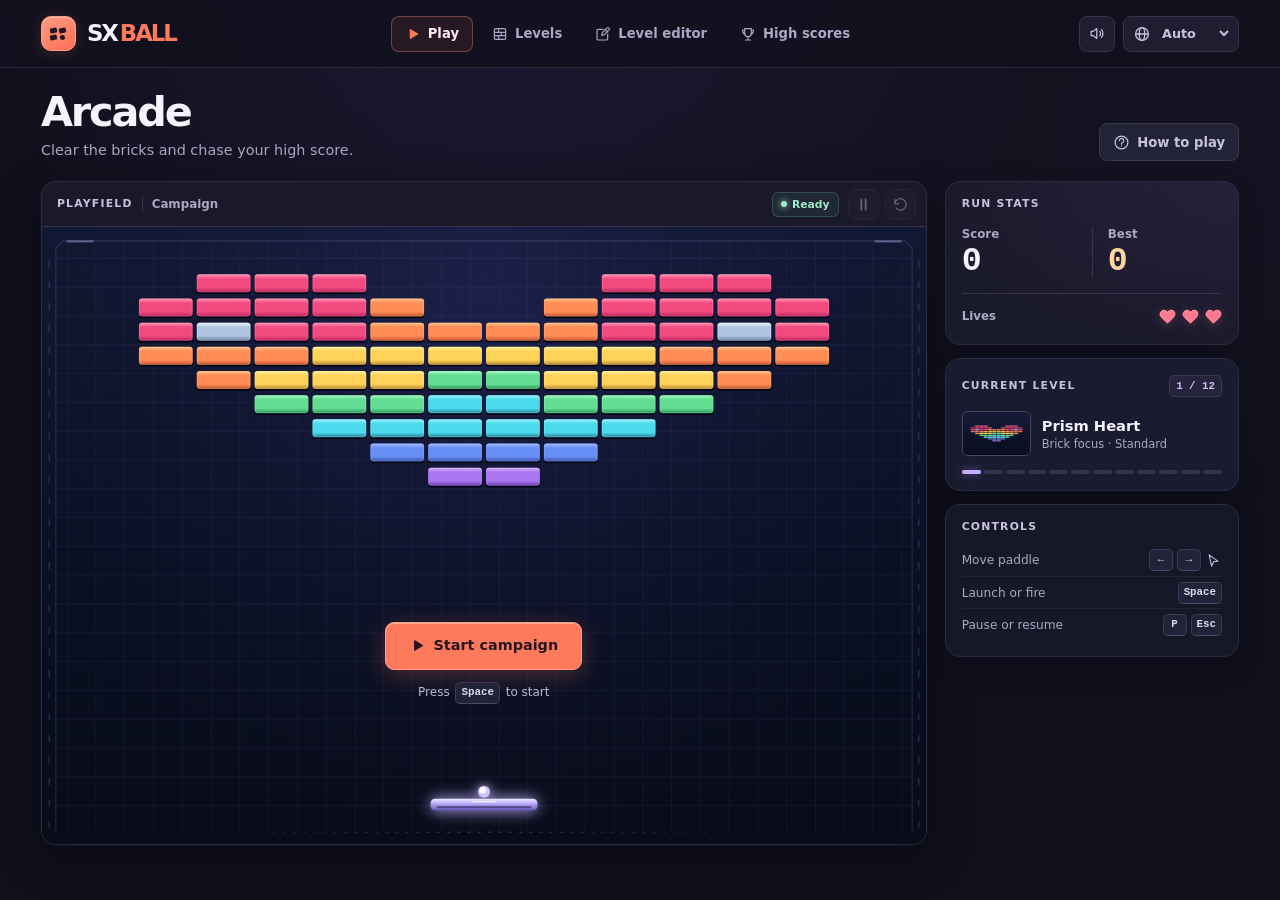
<file: sx-ball/index.html>
<!doctype html>
<html lang="en">
<head>
  <meta charset="utf-8">
  <meta name="viewport" content="width=device-width, initial-scale=1">
  <meta name="theme-color" content="#10101c">
  <meta name="description" content="SX Ball is a brick-breaking arcade game with twelve original levels and a level editor.">
  <title>SX Ball | Brick-breaking arcade</title>
  <link rel="icon" href="./favicon.svg" type="image/svg+xml">
  <link rel="stylesheet" href="./styles.css">
  <link rel="stylesheet" href="./views.css">
  <script type="module" src="./app.js"></script>
</head>
<body>
  <header class="site-header">
    <div class="shell header-inner">
      <a class="brand" href="#play" aria-label="SX Ball">
        <span class="brand-mark" aria-hidden="true"><i></i><i></i><i></i><i></i></span>
        <span>SX<span class="brand-ball">BALL</span></span>
      </a>
      <nav id="navigation" aria-label="Main navigation">
        <a href="#play" data-nav="play"></a>
        <a href="#levels" data-nav="levels"></a>
        <a href="#editor" data-nav="editor"></a>
        <a href="#scores" data-nav="scores"></a>
      </nav>
      <div class="header-tools">
        <button class="icon-button" id="sound" type="button"></button>
        <label class="language-control" id="language-control">
          <span aria-hidden="true" id="globe"></span>
          <select id="language" aria-label="Language">
            <option value="auto">Auto</option>
            <option value="en">English</option>
            <option value="pl">Polski</option>
          </select>
        </label>
      </div>
    </div>
  </header>
  <main class="shell" id="main">
    <section id="play" class="view">
      <div class="page-heading">
        <div><h1 id="play-title"></h1><p id="play-description"></p></div>
        <div class="heading-actions play-heading-actions">
          <button type="button" class="button button-primary" data-action="start-campaign" id="campaign-button" hidden></button>
          <button type="button" class="button button-secondary" data-action="guide" id="guide-button"></button>
        </div>
      </div>
      <div class="play-layout">
        <section class="panel game-panel" aria-labelledby="field-label">
          <div class="field-toolbar">
            <div class="field-left"><span id="field-label" class="eyebrow"></span><span class="field-divider"></span><span id="field-mode"></span></div>
            <div class="field-right">
              <span id="phase-tag" class="phase-tag"><span></span><span id="phase-text"></span></span>
              <button class="icon-button field-button" id="pause-button" data-action="pause" type="button" disabled></button>
              <button class="icon-button field-button" id="restart-button" data-action="restart" type="button" disabled></button>
            </div>
          </div>
          <div class="board" id="board">
            <canvas id="game-canvas" width="860" height="600" tabindex="0"></canvas>
            <div id="board-overlay" class="board-overlay"></div>
          </div>
        </section>
        <aside class="play-sidebar" id="play-sidebar">
          <section class="panel stats-panel">
            <h2 class="panel-heading" id="stats-heading"></h2>
            <div class="stats-numbers">
              <div><span id="score-label"></span><strong id="current-score">0</strong></div>
              <div><span id="best-label"></span><strong id="best-score">0</strong></div>
            </div>
            <div class="life-row"><span id="lives-label"></span><div id="hearts" role="img"></div></div>
          </section>
          <section class="panel level-panel">
            <div class="level-top"><h2 class="panel-heading" id="current-level-label"></h2><span id="level-number"></span></div>
            <div class="level-details">
              <canvas id="level-preview" width="140" height="88" aria-hidden="true"></canvas>
              <div><strong id="level-name"></strong><span id="level-subtitle"></span></div>
            </div>
            <div class="level-progress" id="level-progress" aria-hidden="true"></div>
          </section>
          <section class="panel controls-panel">
            <h2 class="panel-heading" id="controls-heading"></h2>
            <div id="controls-list"></div>
          </section>
        </aside>
      </div>
    </section>
    <section id="levels" class="view" hidden></section>
    <section id="editor" class="view" hidden></section>
    <section id="scores" class="view" hidden></section>
  </main>
  <dialog id="guide"></dialog>
  <div class="power-toast" id="power-toast" role="status" hidden></div>
  <div id="announcement" class="sr-only" role="status"></div>
</body>
</html>
</file>
<file: bx-ball/assets/index-DN9gfeNt.css>
:root{font-family:Inter,ui-sans-serif,-apple-system,BlinkMacSystemFont,Segoe UI,sans-serif;color:#edf0eb;background:#101316;font-synthesis:none;font-weight:400;--bg:#101316;--panel:#171b1f;--line:#2a2e32;--muted:#8c9399;--accent:#d9f879;--accent-dark:#a6c659;--mono:"SFMono-Regular",Consolas,"Liberation Mono",monospace;color-scheme:dark}*{box-sizing:border-box}body{margin:0}button,input,select{font:inherit}button,a,input,canvas,select{-webkit-tap-highlight-color:transparent}button{cursor:pointer}button:disabled{cursor:default;opacity:.35}button,a,input{outline-offset:5px}button:focus-visible,a:focus-visible,input:focus-visible,canvas:focus-visible{outline:2px solid var(--accent)}button{color:inherit}a{color:inherit;text-decoration:none}.icon{width:20px;height:20px;flex-shrink:0;vertical-align:middle}button{border:0}kbd{font:11px var(--mono);border:1px solid #4a4e50;border-radius:4px;padding:3px 5px;background:#24282b;color:#b5bbb9;white-space:nowrap}#app{min-height:100svh;display:grid;grid-template-columns:208px minmax(0,1fr)}.sidebar{position:sticky;top:0;height:100svh;border-right:1px solid var(--line);display:flex;flex-direction:column;padding:37px 19px 20px;background:#131619}.brand{display:flex;align-items:center;gap:12px;margin:0 10px 60px;font-size:26px;line-height:1;letter-spacing:-1px;font-weight:850}.brand-light{font-weight:450}.brand small{display:block;font:8px var(--mono);letter-spacing:1.7px;color:#8c9399;margin-top:8px}.brand-mark{width:31px;display:grid;grid-template-columns:repeat(2,13px);grid-template-rows:repeat(2,11px);gap:3px;transform:rotate(-5deg)}.brand-mark i{background:var(--accent);border-radius:2px}.brand-mark b{background:#e9eddf;border-radius:100%;width:9px;height:9px;margin:2px}.nav-caption{font-size:10px;letter-spacing:1.8px;color:#656d73;margin:0 14px 13px;font-weight:650}.nav-item{position:relative;display:flex;align-items:center;gap:12px;background:none;border-radius:6px;padding:13px 14px;width:100%;font-size:13px;text-align:left;color:#929a9f;margin-bottom:6px;transition:background .15s,color .15s}.nav-item .icon{width:18px;height:18px}.nav-item:hover{background:#202529;color:#e5e9e2}.nav-item.active{background:#252b22;color:var(--accent)}.nav-active{width:4px;height:4px;background:var(--accent);border-radius:100%;margin-left:auto}.sidebar-bottom{margin-top:auto}.local-card{display:flex;gap:9px;border-top:1px solid var(--line);padding:22px 7px 18px;font-size:10px;color:#abb1b3}.local-card .icon{width:17px;height:17px;color:#91a078}.local-card small{display:block;margin-top:6px;font-size:10px;color:#687277}.side-action{background:none;display:flex;align-items:center;gap:11px;width:100%;padding:10px 9px;color:#98a0a4;font-size:12px}.side-action .icon{width:17px;height:17px}.side-action:hover{color:#e5e9e2}.side-action kbd{margin-left:auto}.toggle{width:25px;height:14px;border-radius:20px;background:#363d42;margin-left:auto;position:relative}.toggle:after{content:"";position:absolute;top:3px;left:3px;width:8px;height:8px;border-radius:50%;background:#929c9f}.toggle.on{background:#637239}.toggle.on:after{background:var(--accent);left:14px}.sidebar-credit{padding:22px 9px 0;font:8px/1.9 var(--mono);letter-spacing:1.1px;color:#536068}.sidebar-credit span{display:block}#main{min-width:0}.page{padding:36px clamp(24px,3.4vw,62px) 20px;max-width:2040px;margin:auto}.page-header{display:flex;justify-content:space-between;align-items:center;gap:24px;margin-bottom:28px}.eyebrow{font:10px/1.5 var(--mono);letter-spacing:1.6px;color:var(--accent)}h1{font-size:clamp(27px,2.5vw,38px);font-weight:570;letter-spacing:-1.4px;line-height:1.15;margin:10px 0}p{color:var(--muted);line-height:1.65;font-size:13px;margin:0}.page-header p{font-size:13px}.header-actions{flex-shrink:0;padding-top:14px}.btn{display:inline-flex;justify-content:center;align-items:center;gap:9px;padding:11px 16px;border-radius:6px;font-size:12px;font-weight:600;line-height:1.5;transition:background .15s,transform .15s;white-space:nowrap}.btn .icon{width:16px;height:16px}.btn:hover:not(:disabled){transform:translateY(-1px)}.btn-primary{background:var(--accent);color:#242b17;box-shadow:0 1px #eafdac inset}.btn-primary:hover:not(:disabled){background:#e4ff97}.btn-secondary{background:#1a1f23;border:1px solid #343a3f;color:#c1c7c9}.btn-secondary:hover{background:#252c30}.btn-ghost{background:transparent;color:#a9b1b6}.btn-ghost:hover{color:#fff;background:#20272b}.btn-danger{background:#bf4d59;color:#fff}.icon-button{background:none;color:#8f9a9e;padding:7px;border-radius:5px;display:inline-flex;align-items:center;justify-content:center}.icon-button:hover{background:#2a3135;color:#edf0e9}.icon-button .icon{width:17px;height:17px}.text-button{display:inline-flex;align-items:center;gap:10px;background:none;font-size:11px;color:var(--accent);padding:0}.text-button:hover{color:#f0ffc6}.text-button .icon{width:15px;height:15px}.game-layout{display:grid;grid-template-columns:minmax(0,1fr) 195px;gap:27px;align-items:start}.machine{border:1px solid #343b40;border-radius:9px;overflow:hidden;box-shadow:0 14px 45px #0002;min-width:0}.hud{display:flex;align-items:center;gap:30px;padding:17px 22px;background:#1a1e22;border-bottom:1px solid #363d40}.hud-stat{display:flex;flex-direction:column;gap:7px}.hud-stat>span,.hud-lives>span{color:#7c868d;font:9px var(--mono);letter-spacing:1.1px}.hud-stat strong{font:23px var(--mono);letter-spacing:1.5px;color:#f1f4e7}.hud-stat:first-child strong{color:var(--accent)}.hud-stat .icon{width:10px;height:10px;margin-left:2px}.score-digits{color:#788947}.best-stat strong{color:#a5adb0;font-size:17px;letter-spacing:1px}.level-stat{margin-left:auto}.level-stat strong{font-size:18px}.level-stat em{font-style:normal;font-size:12px;color:#656e74;letter-spacing:0}.hud-lives{display:flex;flex-direction:column;gap:8px;align-items:flex-end}.hud-lives>div{display:flex;gap:5px;height:22px;align-items:center}.hud-lives .icon{width:16px;height:16px;color:var(--accent);fill:var(--accent);stroke-width:1}.hud-lives b{font:13px var(--mono)}.playfield{width:100%;aspect-ratio:1000/720;position:relative;background:#11191e;isolation:isolate;overflow:hidden}.playfield canvas{display:block;width:100%;height:100%;touch-action:none;outline-offset:-3px}.field-corner{position:absolute;width:10px;height:10px;border-color:#85968c;pointer-events:none;opacity:.4}.corner-tl{left:11px;top:11px;border-top:1px solid;border-left:1px solid}.corner-tr{right:11px;top:11px;border-top:1px solid;border-right:1px solid}.corner-bl{left:11px;bottom:11px;border-bottom:1px solid;border-left:1px solid}.corner-br{right:11px;bottom:11px;border-bottom:1px solid;border-right:1px solid}.machine-footer{background:#191e22;border-top:1px solid #343b40;padding:8px 16px;display:flex;justify-content:space-between;align-items:center;font-size:11px}.machine-footer>span{display:flex;align-items:center;gap:10px}.machine-footer b{font-weight:500;color:#b7c0c2}.machine-footer #brick-count{color:#647078;font-size:10px;margin-left:6px}.level-indicator{width:5px;height:5px;border-radius:100%;background:var(--accent);box-shadow:0 0 6px #d9f87955}.game-overlay{position:absolute;inset:0;display:flex;align-items:center;justify-content:center;pointer-events:none;background:linear-gradient(transparent 10%,#10171b33 38%,#10171b55 70%)}.game-overlay.hidden{display:none}.overlay-panel{pointer-events:auto;text-align:center;margin-top:16%;background:#141c20ed;border:1px solid #3b4548;border-radius:10px;padding:27px 33px;box-shadow:0 12px 40px #0005;max-width:calc(100% - 30px);-webkit-backdrop-filter:blur(10px);backdrop-filter:blur(10px)}.ready-panel{padding:22px 32px 18px}.overlay-panel h2{font-size:25px;letter-spacing:-.8px;font-weight:560;margin:12px 0 9px}.overlay-panel p{font-size:11px}.overlay-panel .btn{margin-top:20px}.level-chip{font:9px var(--mono);letter-spacing:1px;color:#becbb7;display:flex;align-items:center;justify-content:center;gap:8px}.level-chip i{width:3px;height:3px;background:var(--accent);border-radius:100%}.start-button{min-width:215px}.start-button kbd{border-color:#859b4c;color:#536032;background:#cae771;margin-left:17px;font-size:8px}.overlay-hint{display:block;color:#76848a;font-size:10px;margin-top:13px}.overlay-secondary{display:block;margin:16px auto 0}.result-icon{display:inline-flex;align-items:center;justify-content:center;width:39px;height:39px;border:1px solid #55633d;background:#323c23;color:var(--accent);border-radius:100%;margin-bottom:10px}.result-score{font:35px var(--mono);color:var(--accent);margin:15px}.result-score small{display:block;font-size:9px;letter-spacing:1.5px;margin-top:4px;color:#78878a}.result-panel{margin-top:0;padding:22px 28px}.result-panel h2{font-size:23px}.result-actions{display:flex;gap:8px;justify-content:center}.score-entry{display:flex;gap:7px;margin-top:8px}.score-entry .input{width:150px}.score-entry .btn{margin:0}.result-panel form label{font-size:12px;color:#b8c1c3}.saved-score{color:var(--accent)}.saved-score .icon{width:15px;margin-right:5px}.game-notice{position:absolute;bottom:60px;left:15px;right:15px;text-align:center;font:12px var(--mono);color:var(--accent);text-shadow:0 2px 8px #000;pointer-events:none}.game-aside{padding-top:8px}.session-heading{display:flex;flex-direction:column;gap:9px;margin-bottom:31px}.session-heading .eyebrow{color:#c8cfcb;font-size:10px;letter-spacing:1.6px}.pill{font:8px var(--mono);color:#7e8c7c;letter-spacing:.7px;border:1px solid #374332;border-radius:4px;padding:5px 7px;align-self:flex-start;background:#20251e}.aside-label{display:flex;justify-content:space-between;font:9px var(--mono);letter-spacing:1px;color:#7e8c91;margin-bottom:13px}.aside-label span:last-child{color:#5a656c}.next-level canvas{display:block;width:100%;aspect-ratio:2;background:#171e23;border:1px solid #2c363d;border-radius:6px}.next-level h3{font-size:13px;font-weight:500;margin:13px 0 4px}.next-level p{font-size:11px;line-height:1.5}.aside-divider{height:1px;background:var(--line);margin:24px 0 22px}.aside-title{font-size:12px;font-weight:500;margin:0 0 20px;color:#c4cccd}.control-row{display:flex;align-items:flex-start;gap:12px;margin:18px 0;color:#8e999f}.control-row>.icon{width:17px;height:17px}.control-row>span{font-size:11px;color:#b7c0c2;line-height:1.2}.control-row small{font-size:10px;color:#697881;display:block;margin-top:7px;line-height:1.4}.control-row kbd{font-size:9px;padding:1px 4px;border-color:#394249;background:#1b2228;color:#9ba6aa}.pickup-tip{display:flex;gap:12px;margin:27px 0 18px}.power-sample{border:1px solid #68abcc;border-radius:4px;color:#a0dcf8;background:linear-gradient(#28516d,#1b3549);width:27px;height:19px;font:14px var(--mono);text-align:center;box-shadow:0 0 14px #447faa20;transform:rotate(-12deg);flex-shrink:0}.pickup-tip>div{font-size:11px;color:#b7c0c2}.pickup-tip p{font-size:10px;margin-top:6px;line-height:1.7;color:#71818a}.active-effects{margin-top:24px;display:flex;gap:5px;flex-wrap:wrap}.active-effects .eyebrow{width:100%;font-size:9px;margin-bottom:5px}.effect-tag{font:9px var(--mono);padding:5px;border:1px solid #36556b;background:#1a2b38;color:#8bc7e8;border-radius:3px}.play-footer{display:flex;justify-content:space-between;margin-top:20px;gap:12px;font-size:10px;color:#586670}.play-footer>span:last-child{display:flex;gap:6px;align-items:center}.play-footer .icon{width:12px;height:12px}.machine:fullscreen{height:100svh;width:100svw;border:0;border-radius:0;display:flex;flex-direction:column;align-items:center;justify-content:center;background:#101316}.machine:fullscreen .hud,.machine:fullscreen .machine-footer{width:min(100vw,calc((100vh - 122px)*1.3889))}.machine:fullscreen .playfield{width:min(100vw,calc((100vh - 122px)*1.3889));height:auto}.library-layout{display:grid;grid-template-columns:minmax(0,1fr) 260px;gap:28px}.library-toolbar{display:flex;align-items:center;justify-content:space-between;gap:12px;margin-bottom:20px}.segmented{padding:4px;background:#191e22;border:1px solid #2d3439;display:flex;gap:3px;border-radius:7px}.segmented button{background:none;color:#89979c;font-size:11px;padding:8px 11px;border-radius:4px;white-space:nowrap}.segmented button.selected{background:#303b2b;color:var(--accent)}.segmented button span{margin-left:5px;font:9px var(--mono);opacity:.65}.muted{color:var(--muted);font-size:12px}.library-count{font-size:10px;white-space:nowrap}.level-grid{display:grid;grid-template-columns:repeat(3,minmax(0,1fr));gap:16px}.level-card{background:#181e22;border:1px solid #2e373c;padding:0;border-radius:8px;overflow:hidden;text-align:left;transition:border-color .15s,transform .15s}.level-card:hover{border-color:#697b68;transform:translateY(-2px)}.level-card.selected{border-color:#c2dc76;box-shadow:0 0 0 1px #c2dc7633}.level-thumb{position:relative;background:#131b20;border-bottom:1px solid #283238;padding:20px 8px 8px}.level-thumb canvas{display:block;width:100%;aspect-ratio:1.95}.level-card-number{position:absolute;top:10px;left:12px;font:9px var(--mono);letter-spacing:.5px;color:#788a90}.completed-badge{position:absolute;right:10px;top:8px;color:var(--accent)}.completed-badge .icon{width:12px;height:12px}.level-card-body{padding:13px 12px;display:flex;align-items:flex-start;justify-content:space-between;gap:6px}.level-card strong{font-size:12px;font-weight:550;display:block}.level-card small{display:block;font-size:10px;color:#728189;margin-top:5px;line-height:1.5}.difficulty{display:flex;gap:2px;flex-shrink:0;align-self:center}.difficulty i{height:9px;width:3px;border-radius:1px;background:#323c42}.difficulty i.lit{background:#9fb768}.library-aside{display:flex;flex-direction:column;gap:20px}.selected-level{background:#1a2125;border:1px solid #343e43;border-radius:8px;padding:20px}.selected-level h2{font-size:23px;font-weight:500;letter-spacing:-.6px;margin:10px 0 6px}.selected-level p{font-size:11px}.selected-stats{display:flex;justify-content:space-between;color:#839299;font:10px var(--mono);padding:19px 0}.selected-level>.btn{width:100%}.selected-actions{display:flex;gap:5px;margin-top:9px}.selected-actions .btn{flex:1;font-size:11px}.playlist-panel{border:1px solid #30393e;background:#171d21;border-radius:8px;padding:18px 14px}.playlist-heading{display:flex;align-items:center;justify-content:space-between;gap:5px}.playlist-heading .eyebrow{font-size:8px}.playlist-heading h3{font-size:13px;font-weight:500;margin:8px 0 6px}.playlist-heading h3 span{font:9px var(--mono);color:#77878c;background:#2b353a;padding:3px 5px;margin-left:5px;border-radius:3px}.playlist-panel>p{font-size:10px;margin:5px 0 14px}.playlist-list{list-style:none;margin:0;padding:0;max-height:390px;overflow-y:auto;scrollbar-width:thin;scrollbar-color:#3b464a transparent}.playlist-list li{display:flex;align-items:center;gap:8px;min-height:35px;border-top:1px solid #262f35;cursor:grab}.playlist-index{font:9px var(--mono);color:#596b75}.playlist-name{font-size:10px;color:#afbbbe;min-width:0;overflow:hidden;text-overflow:ellipsis;white-space:nowrap;flex:1}.reorder-buttons{display:flex;gap:0}.reorder-buttons button{display:flex;align-items:center;padding:2px;background:none;color:#6d818c}.reorder-buttons .icon{width:12px;height:12px}.reorder-buttons button:hover{color:var(--accent)}.playlist-list .dragging{opacity:.4}.start-run{width:100%;margin-top:16px}.playlist-empty{font-size:11px;color:#7c8c93;line-height:1.5}.empty-state{text-align:center;padding:56px 25px;grid-column:1/-1}.empty-state h2{font-size:21px;font-weight:500;letter-spacing:-.5px}.empty-state p{font-size:13px;margin-bottom:24px}.empty-state .text-button{font-size:12px}.scores-page{max-width:1500px}.score-hero{padding:32px;display:flex;align-items:center;gap:27px;border:1px solid #3c4634;background:radial-gradient(ellipse at 20% 50%,#27332466,transparent 65%),#191f1d;border-radius:10px;margin-bottom:26px}.trophy-art{width:85px;height:85px;border:1px solid #6b79533d;border-radius:100%;display:flex;align-items:center;justify-content:center;color:var(--accent);background:#3d4a242a;box-shadow:0 0 0 10px #768d3020,0 0 0 20px #768d3009;margin:10px}.trophy-art .icon{width:40px;height:40px;stroke-width:1.2}.high-score-number{font:48px var(--mono);letter-spacing:2px;margin:8px 0;color:var(--accent)}.score-hero p{font-size:12px}.score-hero p span{padding:0 8px}.personal-chip{margin-left:auto;align-self:flex-start;display:flex;gap:6px;align-items:center;font-size:10px;color:#93a087}.personal-chip .icon{width:14px;height:14px}.score-table-wrap{border:1px solid #30393e;border-radius:8px;background:#161c20;overflow:hidden}.table-heading{display:flex;justify-content:space-between;align-items:center;padding:22px 26px;border-bottom:1px solid #2c353b}.table-heading h2{font-size:16px;font-weight:500;margin:0}.table-heading span{font-size:11px;color:#77878f}.score-table{border-collapse:collapse;width:100%;text-align:left}.score-table th{font:9px var(--mono);letter-spacing:1px;color:#637881;padding:16px 25px;background:#141b20}.score-table td{border-top:1px solid #273138;padding:17px 25px;font:12px var(--mono);color:#8b9ca4}.score-table td:nth-child(2){font:13px Inter,ui-sans-serif,sans-serif;color:#d3dcdf}.score-table td:nth-child(3){font-size:16px;color:#dbe9c5}.score-table .first-place td{background:#252d2045}.score-table .first-place td:first-child{color:var(--accent)}.score-table td .icon{width:17px;height:17px}.mode-badge{font:10px ui-sans-serif,sans-serif;padding:4px 7px;border:1px solid #34434b;border-radius:4px}.privacy-note{display:flex;align-items:center;justify-content:center;gap:7px;font-size:10px;color:#5d717d;margin:23px 0}.privacy-note .icon{width:13px;height:13px}.empty-orbit{font:23px var(--mono);margin:0 auto;width:66px;height:66px;display:grid;place-items:center;border:1px dashed #44534a;border-radius:100%;color:#7b8c74}.input{background:#10171c;border:1px solid #3a464d;border-radius:5px;padding:10px 12px;color:#e0e8e8;min-width:0;width:100%;font-size:13px}.field-label{display:block;font-size:11px;color:#9fadb3;margin-bottom:7px}.modal-backdrop{position:fixed;inset:0;background:#070d11c9;-webkit-backdrop-filter:blur(8px);backdrop-filter:blur(8px);display:flex;align-items:center;justify-content:center;padding:30px;z-index:30}.modal{position:relative;width:720px;max-width:100%;max-height:85svh;overflow-y:auto;background:#192126;border:1px solid #3a484e;border-radius:12px;box-shadow:0 20px 100px #0008;padding:32px;scrollbar-width:thin;scrollbar-color:#425259 transparent}.modal>h2{font-size:26px;font-weight:550;letter-spacing:-.8px;margin:0 30px 15px 0}.modal h3{font-size:15px;font-weight:550;margin:28px 0 17px}.modal p{font-size:13px}.modal-close{position:absolute;right:20px;top:20px}.modal-actions{display:flex;justify-content:flex-end;gap:10px;margin-top:25px}.help-controls{display:flex;flex-wrap:wrap;gap:16px;padding:18px 0;border-bottom:1px solid #303e46;margin-bottom:25px;font-size:11px;color:#a9b9bf}.help-controls kbd{font-size:10px;margin-left:4px}.brick-guide,.power-guide{display:grid;grid-template-columns:repeat(2,minmax(0,1fr));gap:19px 23px;margin-bottom:22px}.brick-guide>div,.power-guide>div{display:flex;gap:12px;align-items:flex-start}.brick-guide strong,.power-guide strong{font-size:12px;font-weight:500;display:block}.brick-guide small,.power-guide small{font-size:11px;color:#7f949e;display:block;line-height:1.5;margin-top:5px}.sample-brick{width:33px;height:16px;flex-shrink:0;background:#a6da70;border:1px solid #ffffff77;box-shadow:0 2px #fff3 inset,0 -3px #0004 inset;border-radius:2px;margin-top:2px}.brick-explosive{background:#ed9357}.brick-hard{background:#8c9ca8}.brick-unbreakable{background:#cbb766}.brick-invisible{background:transparent;border:1px dashed #cd88b8}.brick-switch{background:linear-gradient(#c8b66b 30%,#d391b9 30% 70%,#c8b66b 70%)}.power-icon{display:flex;align-items:center;justify-content:center;width:30px;height:23px;flex-shrink:0;border-radius:4px;font:12px var(--mono);margin-top:2px}.power-icon.good{background:#22445a;border:1px solid #448ab1;color:#a0d9f8}.power-icon.neutral{background:#394246;border:1px solid #738184;color:#d6dedc}.power-icon.bad{background:#582f36;border:1px solid #9a5360;color:#f6b2b8}.help-credit{border-top:1px solid #35434b;padding-top:20px;font-size:11px!important}.help-credit a{color:var(--accent);white-space:nowrap}.toast{position:fixed;bottom:26px;left:50%;transform:translate(-50%);max-width:calc(100% - 30px);background:#2c3827;border:1px solid #829755;border-radius:7px;box-shadow:0 10px 40px #0008;color:#e6f3d0;padding:14px 21px;font-size:13px;z-index:80}.inline-message{font-size:12px}.editor-page .page-header{margin-bottom:26px}@media(min-width:1200px)and (max-height:850px){.page{padding-top:27px}.page-header{margin-bottom:23px}h1{font-size:31px}.game-layout{grid-template-columns:minmax(0,1fr) 190px;gap:25px;max-width:calc((100svh - 330px)*1.3889 + 215px);margin-inline:auto}.hud{padding:13px 18px;gap:20px}.hud-stat strong{font-size:20px}.best-stat strong{font-size:15px}.hud-stat>span,.hud-lives>span{font-size:8px}.game-aside{padding-top:4px}.session-heading{margin-bottom:22px}.aside-divider{margin:20px 0}.control-row{margin:15px 0}.pickup-tip{margin:23px 0 15px}.play-footer{max-width:calc((100svh - 330px)*1.3889 + 215px);margin-inline:auto}.ready-panel{padding:18px 25px}.overlay-panel h2{font-size:23px}.sidebar{padding-top:31px}.brand{margin-bottom:54px}.game-aside .active-effects{margin-top:16px}}@media(min-width:1800px){:root{font-size:18px}#app{grid-template-columns:250px minmax(0,1fr)}.sidebar{padding:48px 24px 30px}.brand{font-size:33px;margin-bottom:75px}.brand small{font-size:9px}.nav-item{font-size:15px;padding:16px}.nav-caption{font-size:11px}.local-card,.local-card small,.side-action{font-size:12px}.page{padding-top:50px}.page-header{margin-bottom:34px}h1{font-size:44px}.page-header p{font-size:16px}.eyebrow{font-size:12px}.btn{font-size:14px;padding:13px 20px}.game-layout{grid-template-columns:minmax(0,1fr) 255px;gap:40px;max-width:calc((100svh - 320px)*1.3889 + 295px);margin:auto}.hud{padding:23px 27px;gap:50px}.hud-stat>span,.hud-lives>span{font-size:11px}.hud-stat strong{font-size:30px}.best-stat strong{font-size:25px}.hud-lives .icon{width:20px;height:20px}.session-heading .eyebrow{font-size:13px}.pill{font-size:10px}.aside-label{font-size:11px}.next-level h3,.aside-title{font-size:16px}.next-level p{font-size:14px}.control-row{margin:23px 0}.control-row>span{font-size:14px}.control-row small,.pickup-tip p{font-size:12px}.pickup-tip>div{font-size:14px}.text-button{font-size:13px}.overlay-panel{padding:35px 40px}.overlay-panel h2{font-size:34px}.overlay-panel p{font-size:15px}.level-chip,.overlay-hint{font-size:12px}.start-button{min-width:270px}.start-button kbd{font-size:10px}.machine-footer{padding:12px 20px;font-size:13px}.machine-footer #brick-count{font-size:12px}.play-footer{font-size:12px;max-width:calc((100svh - 320px)*1.3889 + 295px);margin-inline:auto}.library-layout{grid-template-columns:minmax(0,1fr) 320px}.level-card strong{font-size:16px}.level-card small{font-size:12px}.level-card-body{padding:19px}.level-card-number{font-size:12px}.level-grid{gap:23px}.playlist-name{font-size:13px}.playlist-list li{min-height:43px}.reorder-buttons .icon{width:15px;height:15px}.selected-level p,.playlist-panel>p{font-size:12px}.playlist-heading h3{font-size:16px}.segmented button{font-size:13px}}@media(max-width:1150px){#app{grid-template-columns:176px minmax(0,1fr)}.sidebar{padding-left:12px;padding-right:12px}.brand{font-size:23px;margin-left:7px;gap:9px}.brand small{font-size:7px}.nav-item{font-size:12px;padding-left:12px;gap:9px}.page{padding:26px 24px}.game-layout{grid-template-columns:minmax(0,1fr)}.game-aside{display:none}.play-page{max-width:940px}.library-layout{grid-template-columns:minmax(0,1fr) 230px;gap:18px}.level-grid{grid-template-columns:repeat(2,minmax(0,1fr))}.library-count{display:none}.page-header{gap:15px}.page-header h1{font-size:28px}.page-header p{font-size:12px}.header-actions .btn{font-size:11px;padding:9px 12px}.score-table td,.score-table th{padding:16px}.personal-chip{display:none}.local-card,.local-card small{font-size:9px}.side-action{font-size:11px}}@media(max-width:800px){#app{display:block}.sidebar{position:relative;height:auto;padding:17px 20px 0;border-right:0;border-bottom:1px solid var(--line);display:flex;flex-direction:row;flex-wrap:wrap;align-items:center;gap:20px}.brand{font-size:25px;margin:0 auto 0 0}.brand small{font-size:7px}.brand-mark{width:29px}.nav-caption,.sidebar-credit,.local-card{display:none}.sidebar nav{order:3;display:flex;width:100%;gap:4px}.nav-item{margin:0;border-radius:5px 5px 0 0;justify-content:center;padding:12px 8px;font-size:11px;gap:7px}.nav-item .icon{width:16px;height:16px}.nav-active{display:none}.sidebar-bottom{display:flex;margin:0;gap:6px}.side-action{width:auto;padding:5px}.side-action span,.side-action kbd{display:none}.side-action .icon{width:19px;height:19px}.page{padding:25px 20px}.page-header{margin-bottom:25px}.page-header .eyebrow{font-size:9px}.page-header h1{font-size:27px}.page-header p{font-size:12px;max-width:340px}.header-actions{padding:0}.game-layout{gap:0}.play-footer span:first-child{display:none}.play-footer{justify-content:center}.library-layout{grid-template-columns:1fr}.library-aside{display:grid;grid-template-columns:1fr 1fr;align-items:start}.level-grid{grid-template-columns:repeat(3,minmax(0,1fr))}.level-card-body{display:block}.difficulty{margin-top:9px}.library-toolbar{margin-bottom:16px}.high-score-number{font-size:37px}.score-hero{padding:25px}.trophy-art{width:65px;height:65px}.score-table td,.score-table th{padding:15px 12px;font-size:11px}.score-table td:nth-child(2){font-size:12px}.score-table td:nth-child(3){font-size:14px}.privacy-note{font-size:9px}.score-entry .input{width:130px}}@media(max-width:520px){.sidebar{padding-inline:13px;gap:17px}.brand{font-size:24px}.nav-item{font-size:10px;gap:6px}.nav-item .icon{width:14px;height:14px}.page{padding:23px 13px}.page-header{align-items:flex-start;gap:12px}.page-header h1{font-size:26px}.page-header .eyebrow{font-size:8px;letter-spacing:1.2px}.page-header p{font-size:11px;line-height:1.6}.header-actions .btn{font-size:0;gap:0;padding:10px}.header-actions .btn .icon{width:19px;height:19px}.hud{padding:12px;gap:16px}.hud-stat>span,.hud-lives>span{font-size:7px;letter-spacing:.4px}.hud-stat strong{font-size:18px;letter-spacing:.4px}.best-stat{display:none}.level-stat strong{font-size:15px}.level-stat em{font-size:10px}.hud-lives .icon{width:13px;height:13px}.playfield{aspect-ratio:1000/850}.machine-footer{padding:5px 9px}.machine-footer b{font-size:10px}.machine-footer #brick-count{font-size:9px;margin-left:0}.overlay-panel{padding:17px 20px;margin-top:20%}.overlay-panel h2{font-size:20px;margin:10px 0 7px}.overlay-panel p{font-size:10px}.overlay-panel .btn{margin-top:15px;font-size:11px;padding:9px 13px}.level-chip{font-size:8px}.overlay-hint{font-size:9px}.result-panel{margin-top:0;padding:12px 15px}.result-panel h2{font-size:18px}.result-icon{width:30px;height:30px;margin-bottom:3px}.result-score{font-size:25px;margin:8px}.result-actions .btn{font-size:10px}.score-entry .btn{margin-top:0}.result-panel form label{font-size:10px}.score-entry .input{font-size:11px;padding:8px;width:125px}.library-toolbar{display:block}.segmented{width:100%;justify-content:space-between}.segmented button{font-size:10px;padding:8px}.level-grid{grid-template-columns:repeat(2,minmax(0,1fr));gap:12px}.level-card-body{padding:11px}.level-card strong{font-size:12px}.level-card small{font-size:10px}.library-aside{grid-template-columns:1fr}.selected-level{padding:18px}.library-layout{gap:20px}.score-hero{gap:15px;padding:22px 13px}.trophy-art{width:49px;height:49px;margin:8px}.trophy-art .icon{width:26px;height:26px}.high-score-number{font-size:31px}.score-hero .eyebrow{font-size:9px}.score-hero p{font-size:10px}.score-table-wrap{overflow-x:auto}.score-table{min-width:490px}.table-heading{padding:18px}.table-heading h2{font-size:14px}.table-heading span{font-size:10px}.privacy-note{line-height:1.5;align-items:flex-start}.privacy-note .icon{flex-shrink:0}.empty-state{padding:40px 20px}.empty-state h2{font-size:18px}.empty-state p{font-size:12px}.modal-backdrop{padding:12px}.modal{padding:25px 20px;max-height:90svh}.modal>h2{font-size:23px}.brick-guide,.power-guide{grid-template-columns:1fr}.modal-actions{flex-wrap:wrap}.modal p{font-size:12px}.help-controls{gap:13px;font-size:10px}.play-footer{font-size:9px}.toast{width:calc(100% - 30px);font-size:12px;text-align:center}}@media(prefers-reduced-motion:reduce){*,*:before,*:after{scroll-behavior:auto!important;transition:none!important}}@media(max-width:800px){.editor-page .editor-palette{display:grid;grid-template-columns:repeat(8,minmax(0,1fr));gap:8px}.editor-page .editor-palette .palette-button{width:100%}}.language-control{display:flex;flex-direction:column;gap:7px;margin:8px 9px 10px;color:#98a0a4;font-size:11px}.language-control select{width:100%;min-width:0;border:1px solid #394249;border-radius:5px;background:#1b2228;color:#d5ddd8;padding:8px 9px;font-size:11px;cursor:pointer}.language-control select:focus-visible{outline:2px solid var(--accent);outline-offset:3px}.power-icon,.power-sample{display:block;width:48px;height:28px;flex-shrink:0;border:0;border-radius:0;background:none;box-shadow:none;margin-top:2px;transform:none}.power-guide>div{gap:13px}.pickup-tip{gap:10px}.pickup-tip .power-sample{width:42px;height:25px}.nav-item>span{min-width:0}.side-action>span:not(.toggle){text-align:left}.side-action .toggle{flex-shrink:0}@media(max-width:800px){.language-control{margin:0 5px;align-self:center}.language-control>span{position:absolute;width:1px;height:1px;overflow:hidden;clip-path:inset(50%)}.language-control select{width:132px;padding:6px;font-size:11px}.sidebar-bottom{align-items:center}.sidebar nav{gap:2px}.nav-item{flex:1;min-width:0}.nav-item span{overflow-wrap:anywhere}}@media(max-width:520px){.sidebar{gap:14px 8px}.sidebar-bottom{gap:3px}.language-control{margin:0 2px}.language-control select{width:118px;font-size:10px}.nav-item{padding-inline:4px;font-size:10px;gap:4px}.nav-item .icon{flex-shrink:0}.power-guide{gap:20px}.machine-footer>span{gap:6px;min-width:0;flex-wrap:wrap}.machine-footer>div{display:flex;flex-shrink:0}.overlay-panel h2{overflow-wrap:break-word}.level-chip{flex-wrap:wrap;row-gap:4px}}@media(max-width:360px){.brand{font-size:21px;gap:6px}.brand-mark{transform:scale(.85);width:27px}.language-control select{width:106px}.side-action .icon{width:17px;height:17px}.nav-item .icon{display:none}}
</file>
<file: ox-ball/assets/ox-ball.60874f19ab.css>
/* Self-hosted fonts (SIL Open Font License — see fonts/OFL-*.txt). No requests leave the page. */
@font-face {
  font-family: 'Oxanium';
  font-style: normal;
  font-weight: 400 800;
  font-display: swap;
  src: url(fonts/oxanium-latin-ext.woff2) format('woff2');
  unicode-range: U+0100-02BA, U+02BD-02C5, U+02C7-02CC, U+02CE-02D7, U+02DD-02FF, U+0304, U+0308, U+0329, U+1D00-1DBF, U+1E00-1E9F, U+1EF2-1EFF, U+2020, U+20A0-20AB, U+20AD-20C0, U+2113, U+2C60-2C7F, U+A720-A7FF;
}
@font-face {
  font-family: 'Oxanium';
  font-style: normal;
  font-weight: 400 800;
  font-display: swap;
  src: url(fonts/oxanium-latin.woff2) format('woff2');
  unicode-range: U+0000-00FF, U+0131, U+0152-0153, U+02BB-02BC, U+02C6, U+02DA, U+02DC, U+0304, U+0308, U+0329, U+2000-206F, U+20AC, U+2122, U+2191, U+2193, U+2212, U+2215, U+FEFF, U+FFFD;
}
@font-face {
  font-family: 'Barlow';
  font-style: normal;
  font-weight: 400;
  font-display: swap;
  src: url(fonts/barlow-400-latin-ext.woff2) format('woff2');
  unicode-range: U+0100-02BA, U+02BD-02C5, U+02C7-02CC, U+02CE-02D7, U+02DD-02FF, U+0304, U+0308, U+0329, U+1D00-1DBF, U+1E00-1E9F, U+1EF2-1EFF, U+2020, U+20A0-20AB, U+20AD-20C0, U+2113, U+2C60-2C7F, U+A720-A7FF;
}
@font-face {
  font-family: 'Barlow';
  font-style: normal;
  font-weight: 400;
  font-display: swap;
  src: url(fonts/barlow-400-latin.woff2) format('woff2');
  unicode-range: U+0000-00FF, U+0131, U+0152-0153, U+02BB-02BC, U+02C6, U+02DA, U+02DC, U+0304, U+0308, U+0329, U+2000-206F, U+20AC, U+2122, U+2191, U+2193, U+2212, U+2215, U+FEFF, U+FFFD;
}
@font-face {
  font-family: 'Barlow';
  font-style: normal;
  font-weight: 600;
  font-display: swap;
  src: url(fonts/barlow-600-latin-ext.woff2) format('woff2');
  unicode-range: U+0100-02BA, U+02BD-02C5, U+02C7-02CC, U+02CE-02D7, U+02DD-02FF, U+0304, U+0308, U+0329, U+1D00-1DBF, U+1E00-1E9F, U+1EF2-1EFF, U+2020, U+20A0-20AB, U+20AD-20C0, U+2113, U+2C60-2C7F, U+A720-A7FF;
}
@font-face {
  font-family: 'Barlow';
  font-style: normal;
  font-weight: 600;
  font-display: swap;
  src: url(fonts/barlow-600-latin.woff2) format('woff2');
  unicode-range: U+0000-00FF, U+0131, U+0152-0153, U+02BB-02BC, U+02C6, U+02DA, U+02DC, U+0304, U+0308, U+0329, U+2000-206F, U+20AC, U+2122, U+2191, U+2193, U+2212, U+2215, U+FEFF, U+FFFD;
}
@font-face {
  font-family: 'Barlow';
  font-style: normal;
  font-weight: 700;
  font-display: swap;
  src: url(fonts/barlow-700-latin-ext.woff2) format('woff2');
  unicode-range: U+0100-02BA, U+02BD-02C5, U+02C7-02CC, U+02CE-02D7, U+02DD-02FF, U+0304, U+0308, U+0329, U+1D00-1DBF, U+1E00-1E9F, U+1EF2-1EFF, U+2020, U+20A0-20AB, U+20AD-20C0, U+2113, U+2C60-2C7F, U+A720-A7FF;
}
@font-face {
  font-family: 'Barlow';
  font-style: normal;
  font-weight: 700;
  font-display: swap;
  src: url(fonts/barlow-700-latin.woff2) format('woff2');
  unicode-range: U+0000-00FF, U+0131, U+0152-0153, U+02BB-02BC, U+02C6, U+02DA, U+02DC, U+0304, U+0308, U+0329, U+2000-206F, U+20AC, U+2122, U+2191, U+2193, U+2212, U+2215, U+FEFF, U+FFFD;
}

/* OX Ball — one committed dark "arcade cabinet" look: navy ground, chrome logo, glossy bricks. */
:root {
  color-scheme: dark;
  --ground: #070a12;
  --ground-2: #0b1020;
  --panel: rgba(11, 16, 31, 0.9);
  --panel-solid: #0d1326;
  --raised: #131b31;
  --raised-2: #1a2440;
  --line: #243050;
  --line-2: #33426b;
  --text: #e8edf8;
  --text-2: #bcc7df;
  --muted: #8491b2;
  --accent: #5fd4ff;
  --accent-deep: #1f9fdc;
  --accent-ink: #03202d;
  --warm: #ff6a3d;
  --gold: #f2c14e;
  --good: #4f97ff;
  --neutral: #b7c1d0;
  --bad: #ff5f5f;
  --danger: #ff6b6b;
  --focus: #a5ecff;
  --font-display: 'Oxanium', 'Segoe UI', 'Trebuchet MS', system-ui, sans-serif;
  --font-body: 'Barlow', 'Segoe UI', system-ui, -apple-system, sans-serif;
  --radius: 10px;
  --radius-sm: 7px;
}

/* The type scale follows the window, so menus read well on a 1366×768 laptop and on a 4K monitor. */
html {
  font-size: clamp(14px, calc(0.52vw + 0.55vh + 4px), 30px);
  height: 100%;
}
body {
  margin: 0;
  height: 100%;
  overflow: hidden;
  background:
    radial-gradient(120% 90% at 50% 40%, #0f1730 0%, #080c18 55%, #04060c 100%),
    var(--ground);
  color: var(--text);
  font-family: var(--font-body);
  font-size: 1rem;
  line-height: 1.45;
  -webkit-font-smoothing: antialiased;
}
button, input, select, textarea { font: inherit; color: inherit; }
button { cursor: pointer; }
:focus-visible { outline: 2px solid var(--focus); outline-offset: 2px; }
h1, h2, h3 { text-wrap: balance; }

#app {
  position: fixed;
  inset: 0;
  display: grid;
  place-items: center;
  padding: env(safe-area-inset-top, 0px) env(safe-area-inset-right, 0px) env(safe-area-inset-bottom, 0px) env(safe-area-inset-left, 0px);
}
#stage {
  position: relative;
  border-radius: 6px;
  overflow: hidden;
  box-shadow: 0 0 0 1px rgba(120, 170, 255, 0.18), 0 1.4rem 4rem rgba(0, 0, 0, 0.65), 0 0 6rem rgba(40, 110, 220, 0.12);
  touch-action: none;
  user-select: none;
  -webkit-user-select: none;
}
#screen { display: block; }
body.is-playing #stage { cursor: none; }
body[data-screen="editor"] #stage { visibility: hidden; }

#ui { position: fixed; inset: 0; pointer-events: none; z-index: 10; }
#ui > * { pointer-events: auto; }

/* ------------------------------------------------------------------ screens */
.screen {
  position: absolute;
  inset: 0;
  display: flex;
  flex-direction: column;
  background: radial-gradient(90% 80% at 50% 45%, rgba(8, 12, 26, 0.9), rgba(3, 5, 12, 0.96));
  animation: screen-in 0.18s ease-out;
}
@keyframes screen-in { from { opacity: 0; } to { opacity: 1; } }

.screen__head {
  display: flex;
  align-items: center;
  gap: 1rem;
  flex-wrap: wrap;
  padding: 1rem clamp(1rem, 3vw, 2.5rem);
  border-bottom: 1px solid var(--line);
  background: linear-gradient(180deg, rgba(14, 20, 38, 0.96), rgba(10, 14, 28, 0.9));
}
.screen__titles { flex: 1 1 18rem; min-width: 0; }
.screen__title {
  margin: 0;
  font-family: var(--font-display);
  font-weight: 800;
  font-size: 1.9rem;
  letter-spacing: 0.02em;
  line-height: 1.1;
}
.screen__sub { margin: 0.2rem 0 0; color: var(--muted); max-width: 65ch; }
.screen__actions { display: flex; gap: 0.6rem; flex-wrap: wrap; }
.screen__body {
  flex: 1;
  overflow: auto;
  padding: 1.2rem clamp(1rem, 3vw, 2.5rem) 2.5rem;
}
.screen__inner { max-width: 78rem; margin: 0 auto; }
.screen--narrow .screen__inner { max-width: 44rem; }

.section-title {
  font-family: var(--font-display);
  font-weight: 700;
  font-size: 0.95rem;
  letter-spacing: 0.14em;
  text-transform: uppercase;
  color: var(--text-2);
  margin: 1.8rem 0 0.8rem;
  display: flex;
  align-items: center;
  gap: 0.6rem;
}
.section-title:first-child { margin-top: 0.4rem; }
.lead { font-size: 1.1rem; color: var(--text-2); max-width: 65ch; }
.hint { color: var(--muted); font-size: 0.9rem; margin: 0.4rem 0; max-width: 65ch; }
.hint--error { color: var(--danger); }
.empty { color: var(--muted); padding: 1rem 0; }
.empty--big { font-size: 1.15rem; text-align: center; padding: 3rem 1rem; }

/* ------------------------------------------------------------------ buttons & controls */
.btn {
  display: inline-flex;
  align-items: center;
  justify-content: center;
  gap: 0.4rem;
  padding: 0.55rem 1.05rem;
  border-radius: 8px;
  border: 1px solid var(--line-2);
  background: linear-gradient(180deg, #1f2a49, #172038);
  color: var(--text);
  font-weight: 700;
  font-size: 0.95rem;
  letter-spacing: 0.01em;
  transition: border-color 0.15s, background 0.15s, box-shadow 0.15s, transform 0.1s;
  white-space: nowrap;
}
.btn:hover { border-color: var(--accent); box-shadow: 0 0 0 1px rgba(95, 212, 255, 0.35), 0 0 1rem rgba(95, 212, 255, 0.18); }
.btn:active { transform: translateY(1px); }
.btn:disabled { opacity: 0.45; cursor: default; box-shadow: none; }
.btn--primary {
  background: linear-gradient(180deg, #8ae6ff 0%, #3cbcf0 55%, #2398d4 100%);
  color: var(--accent-ink);
  border-color: rgba(190, 240, 255, 0.6);
}
.btn--primary:hover { box-shadow: 0 0 0 1px rgba(160, 235, 255, 0.8), 0 0 1.4rem rgba(95, 212, 255, 0.45); }
.btn--ghost { background: transparent; }
.btn--danger { background: linear-gradient(180deg, #e0463c, #a92a22); border-color: #ff8a80; color: #fff; }
.btn--danger:hover { border-color: #ffb3ab; box-shadow: 0 0 1rem rgba(255, 90, 80, 0.35); }
.btn--danger-ghost { background: transparent; color: #ff9a92; border-color: rgba(255, 107, 107, 0.4); }
.btn--danger-ghost:hover { border-color: var(--danger); box-shadow: 0 0 0.8rem rgba(255, 90, 80, 0.25); }
.btn--small { padding: 0.32rem 0.62rem; font-size: 0.82rem; border-radius: 6px; }
.btn--wide { width: 100%; }
.btn--back { font-family: var(--font-display); font-weight: 600; letter-spacing: 0.04em; }

.icon-btn {
  display: inline-grid;
  place-items: center;
  min-width: 2.1rem;
  height: 2.1rem;
  padding: 0 0.35rem;
  border-radius: 7px;
  border: 1px solid var(--line-2);
  background: rgba(20, 28, 50, 0.85);
  color: var(--text);
  font-size: 1rem;
  line-height: 1;
  transition: border-color 0.15s, background 0.15s;
}
.icon-btn:hover { border-color: var(--accent); }
.icon-btn:disabled { opacity: 0.35; cursor: default; border-color: var(--line); }
.icon-btn--danger:hover { border-color: var(--danger); color: #ffb3ab; }
.icon-btn.is-on { border-color: var(--accent); background: rgba(95, 212, 255, 0.14); color: var(--accent); }
.icon-fs {
  width: 1rem;
  height: 1rem;
  background:
    linear-gradient(currentColor, currentColor) top left / 0.4rem 2px no-repeat,
    linear-gradient(currentColor, currentColor) top left / 2px 0.4rem no-repeat,
    linear-gradient(currentColor, currentColor) top right / 0.4rem 2px no-repeat,
    linear-gradient(currentColor, currentColor) top right / 2px 0.4rem no-repeat,
    linear-gradient(currentColor, currentColor) bottom left / 0.4rem 2px no-repeat,
    linear-gradient(currentColor, currentColor) bottom left / 2px 0.4rem no-repeat,
    linear-gradient(currentColor, currentColor) bottom right / 0.4rem 2px no-repeat,
    linear-gradient(currentColor, currentColor) bottom right / 2px 0.4rem no-repeat;
}

.seg {
  display: inline-flex;
  border: 1px solid var(--line-2);
  border-radius: 8px;
  overflow: hidden;
  background: rgba(14, 20, 38, 0.85);
}
.seg__btn {
  border: 0;
  background: transparent;
  padding: 0.35rem 0.75rem;
  font-family: var(--font-display);
  font-weight: 700;
  font-size: 0.85rem;
  letter-spacing: 0.08em;
  color: var(--muted);
}
.seg__btn + .seg__btn { border-left: 1px solid var(--line); }
.seg__btn:hover { color: var(--text); }
.seg__btn.is-on { background: rgba(95, 212, 255, 0.16); color: var(--accent); }
.seg--full { display: flex; width: 100%; }
.seg--full .seg__btn { flex: 1; padding: 0.4rem 0.3rem; font-size: 0.78rem; letter-spacing: 0.02em; }

.row { display: flex; gap: 0.6rem; flex-wrap: wrap; margin-top: 1rem; }
.row--end { justify-content: flex-end; }
.row--center { justify-content: center; }
.stack { display: flex; flex-direction: column; gap: 0.55rem; margin-top: 1rem; }

.badge {
  display: inline-block;
  font-size: 0.66rem;
  font-weight: 700;
  letter-spacing: 0.1em;
  text-transform: uppercase;
  padding: 0.08rem 0.45rem;
  border-radius: 999px;
  border: 1px solid;
  white-space: nowrap;
}
.badge--builtin { color: #9fdcff; border-color: rgba(95, 212, 255, 0.4); }
.badge--custom { color: #ffb59a; border-color: rgba(255, 106, 61, 0.45); }
.badge--gold { color: var(--gold); border-color: rgba(242, 193, 78, 0.5); }

.check { display: inline-flex; align-items: center; gap: 0.45rem; cursor: pointer; font-size: 0.9rem; color: var(--text-2); }
.check input { width: 1.05rem; height: 1.05rem; accent-color: var(--accent); }

/* form fields */
.form { display: grid; gap: 1rem; max-width: 40rem; }
.form--compact { gap: 0.55rem; margin-top: 1.2rem; padding-top: 1rem; border-top: 1px solid var(--line); }
.field {
  display: grid;
  grid-template-columns: minmax(8rem, 13rem) 1fr auto;
  align-items: center;
  gap: 0.8rem;
}
.form--compact .field { grid-template-columns: minmax(6rem, 9rem) 1fr 3.2rem; }
.field__label { font-weight: 600; color: var(--text-2); font-size: 0.92rem; }
.field__val { font-family: var(--font-display); font-variant-numeric: tabular-nums; color: var(--muted); min-width: 3rem; text-align: right; }
.field--toggle { grid-template-columns: minmax(8rem, 13rem) auto; justify-content: start; }
input[type="range"] { width: 100%; accent-color: var(--accent); }
select, input[type="text"], textarea {
  background: var(--ground-2);
  border: 1px solid var(--line-2);
  border-radius: 7px;
  padding: 0.45rem 0.6rem;
  color: var(--text);
  min-width: 0;
}
select:hover, input[type="text"]:hover { border-color: #4a5c8c; }
.switch {
  appearance: none;
  -webkit-appearance: none;
  width: 2.7rem;
  height: 1.45rem;
  border-radius: 999px;
  background: var(--line);
  border: 1px solid var(--line-2);
  position: relative;
  cursor: pointer;
  transition: background 0.15s;
  margin: 0;
}
.switch::before {
  content: '';
  position: absolute;
  top: 0.14rem;
  left: 0.16rem;
  width: 1.05rem;
  height: 1.05rem;
  border-radius: 50%;
  background: #cfd8ea;
  transition: transform 0.15s;
}
.switch:checked { background: var(--accent-deep); border-color: var(--accent); }
.switch:checked::before { transform: translateX(1.22rem); background: #fff; }

/* ------------------------------------------------------------------ main menu */
.screen--menu {
  align-items: center;
  justify-content: center;
  background: radial-gradient(60% 70% at 50% 45%, rgba(4, 8, 18, 0.35), rgba(2, 4, 10, 0.86));
}
.menu {
  display: flex;
  flex-direction: column;
  align-items: center;
  gap: 0.9rem;
  padding: 1rem;
  max-width: 100%;
}
.logo {
  margin: 0;
  display: flex;
  gap: 0.28em;
  font-family: var(--font-display);
  font-weight: 800;
  font-size: clamp(3rem, 5.2rem, 18vw);
  line-height: 0.95;
  letter-spacing: 0.01em;
  transform: skewX(-9deg);
  user-select: none;
}
.logo span {
  background-image:
    linear-gradient(105deg, transparent 42%, rgba(255, 255, 255, 0.95) 50%, transparent 58%),
    linear-gradient(180deg, #ffffff 0%, #e2f1ff 28%, #86b3de 47%, #173152 50%, #3f78b3 60%, #bfe0ff 86%, #ffffff 100%);
  background-size: 260% 100%, 100% 100%;
  background-position: 160% 0, 0 0;
  background-repeat: no-repeat;
  -webkit-background-clip: text;
  background-clip: text;
  color: transparent;
  filter: drop-shadow(0 0.05em 0 #0a1a31) drop-shadow(0 0.09em 0 #05101f) drop-shadow(0 0.16em 0.22em rgba(0, 0, 0, 0.7));
  animation: glint 7s ease-in-out infinite;
}
.logo .logo__ball {
  background-image:
    linear-gradient(105deg, transparent 42%, rgba(255, 255, 255, 0.95) 50%, transparent 58%),
    linear-gradient(180deg, #fff8ea 0%, #ffd896 28%, #ff8a4a 47%, #6e1a07 50%, #d8471c 60%, #ffc59a 86%, #fff3e6 100%);
  animation-delay: 0.25s;
}
@keyframes glint {
  0%, 62% { background-position: 160% 0, 0 0; }
  82%, 100% { background-position: -60% 0, 0 0; }
}
.menu__tagline {
  margin: -0.2rem 0 0.6rem;
  font-family: var(--font-display);
  letter-spacing: 0.2em;
  text-transform: uppercase;
  font-size: 0.82rem;
  color: #9fb4dc;
  text-align: center;
}
.menu__list { display: flex; flex-direction: column; gap: 0.5rem; width: min(19rem, 86vw); }
.menu__item {
  position: relative;
  width: 100%;
  padding: 0.62rem 1.2rem;
  border-radius: 9px;
  border: 1px solid var(--line-2);
  background: linear-gradient(180deg, rgba(31, 42, 72, 0.92), rgba(15, 21, 40, 0.92));
  color: var(--text);
  font-family: var(--font-display);
  font-weight: 600;
  font-size: 1.08rem;
  letter-spacing: 0.08em;
  text-transform: uppercase;
  transition: border-color 0.15s, box-shadow 0.15s, transform 0.12s, color 0.15s;
}
.menu__item:hover, .menu__item:focus-visible {
  border-color: var(--accent);
  color: #fff;
  box-shadow: inset 0 0 0 1px rgba(95, 212, 255, 0.4), 0 0 1.4rem rgba(95, 212, 255, 0.22);
  transform: translateY(-1px);
  outline: none;
}
.menu__item--primary {
  background: linear-gradient(180deg, #9aeaff 0%, #45c3f2 52%, #1f93d0 100%);
  color: var(--accent-ink);
  border-color: rgba(200, 245, 255, 0.7);
  font-weight: 800;
  font-size: 1.22rem;
  padding: 0.75rem 1.2rem;
}
.menu__item--primary:hover, .menu__item--primary:focus-visible { color: var(--accent-ink); box-shadow: 0 0 0 2px rgba(200, 245, 255, 0.8), 0 0 2rem rgba(95, 212, 255, 0.5); }
.menu__meta { color: var(--muted); font-size: 0.88rem; margin: 0.4rem 0 0; text-align: center; }
.menu__meta b { color: var(--gold); font-family: var(--font-display); font-weight: 700; }
.menu__corner {
  position: absolute;
  top: calc(env(safe-area-inset-top, 0px) + 1rem);
  right: calc(env(safe-area-inset-right, 0px) + 1rem);
  display: flex;
  gap: 0.5rem;
  align-items: center;
}
.menu__foot {
  position: absolute;
  left: 0;
  right: 0;
  bottom: calc(env(safe-area-inset-bottom, 0px) + 0.8rem);
  text-align: center;
  padding: 0 1rem;
}
.menu__hint { margin: 0; color: #9aa8c8; font-size: 0.82rem; }
.menu__credit { margin: 0.15rem 0 0; color: #6d7a9a; font-size: 0.76rem; }

/* ------------------------------------------------------------------ level cards */
.cards {
  display: grid;
  grid-template-columns: repeat(auto-fill, minmax(12.5rem, 1fr));
  gap: 1rem;
}
.cards--small { grid-template-columns: repeat(auto-fill, minmax(9rem, 1fr)); gap: 0.7rem; }
.cards--mine { grid-template-columns: repeat(auto-fill, minmax(15rem, 1fr)); }
.card {
  display: flex;
  flex-direction: column;
  padding: 0;
  text-align: left;
  border-radius: var(--radius);
  border: 1px solid var(--line);
  background: linear-gradient(180deg, #151d34, #10172b);
  color: var(--text);
  overflow: hidden;
  transition: border-color 0.15s, transform 0.15s, box-shadow 0.15s;
}
button.card:hover, button.card:focus-visible {
  border-color: var(--accent);
  transform: translateY(-2px);
  box-shadow: 0 0.8rem 2rem rgba(0, 0, 0, 0.45), 0 0 0 1px rgba(95, 212, 255, 0.35);
  outline: none;
}
.card__thumb {
  position: relative;
  display: block;
  aspect-ratio: 4 / 3;
  background: #050810;
  border: 0;
  padding: 0;
  width: 100%;
  border-bottom: 1px solid var(--line);
}
.card__thumb--btn:hover .thumb, .card__thumb--btn:focus-visible .thumb { filter: brightness(1.15); }
.thumb { display: block; width: 100%; height: 100%; }
.card__num {
  position: absolute;
  top: 0.45rem;
  left: 0.45rem;
  min-width: 1.7rem;
  padding: 0.05rem 0.45rem;
  border-radius: 999px;
  background: rgba(3, 6, 14, 0.78);
  border: 1px solid rgba(95, 212, 255, 0.35);
  font-family: var(--font-display);
  font-weight: 700;
  font-size: 0.8rem;
  text-align: center;
}
.card__body { display: flex; flex-direction: column; gap: 0.3rem; padding: 0.6rem 0.75rem 0.75rem; }
.card__name { font-weight: 700; font-size: 1rem; line-height: 1.25; overflow-wrap: anywhere; }
.card__meta { display: flex; flex-wrap: wrap; align-items: center; gap: 0.4rem; color: var(--muted); font-size: 0.8rem; }
.card__best { font-family: var(--font-display); color: var(--gold); font-size: 0.8rem; }
.card__actions { display: flex; flex-wrap: wrap; gap: 0.35rem; margin-top: 0.35rem; }
.card--small .card__name { padding: 0.4rem 0.55rem 0.5rem; font-size: 0.85rem; font-weight: 600; }

/* ------------------------------------------------------------------ playthrough order */
.columns { display: grid; grid-template-columns: 1fr 1fr; gap: 1.6rem; align-items: start; }
.col__count { font-family: var(--font-body); letter-spacing: 0; text-transform: none; font-weight: 600; color: var(--muted); font-size: 0.85rem; }
.plist { list-style: none; margin: 0; padding: 0; display: flex; flex-direction: column; gap: 0.4rem; }
.prow {
  display: grid;
  grid-template-columns: auto 1.8rem 4.5rem 1fr auto;
  align-items: center;
  gap: 0.6rem;
  padding: 0.35rem 0.5rem;
  border-radius: 9px;
  border: 1px solid var(--line);
  background: linear-gradient(180deg, #141c33, #10172b);
}
.prow .thumb { width: 4.5rem; height: auto; border-radius: 4px; }
.prow--avail { grid-template-columns: 4.5rem 1fr auto; }
.prow__handle {
  width: 0.9rem;
  height: 1.6rem;
  cursor: grab;
  touch-action: none;
  background-image: radial-gradient(circle, #6f7fa8 1.6px, transparent 1.9px);
  background-size: 0.45rem 0.45rem;
  opacity: 0.9;
}
.prow__num { font-family: var(--font-display); font-weight: 700; color: var(--muted); text-align: right; font-variant-numeric: tabular-nums; }
.prow__name { display: flex; flex-wrap: wrap; align-items: center; gap: 0.2rem 0.5rem; font-weight: 600; min-width: 0; overflow-wrap: anywhere; }
.prow__btns { display: flex; gap: 0.3rem; }
.prow.is-dragging { border-color: var(--accent); box-shadow: 0 0.6rem 1.6rem rgba(0, 0, 0, 0.5); background: #1a2544; }
.prow.is-dragging .prow__handle { cursor: grabbing; }

/* ------------------------------------------------------------------ high scores */
.table-wrap { overflow-x: auto; }
.scores { width: 100%; border-collapse: separate; border-spacing: 0 0.35rem; font-variant-numeric: tabular-nums; }
.scores th {
  text-align: left;
  font-size: 0.75rem;
  letter-spacing: 0.12em;
  text-transform: uppercase;
  color: var(--muted);
  font-weight: 700;
  padding: 0 0.9rem 0.2rem;
}
.scores td { background: linear-gradient(180deg, #141c33, #10172b); padding: 0.6rem 0.9rem; border-top: 1px solid var(--line); border-bottom: 1px solid var(--line); }
.scores td:first-child { border-left: 1px solid var(--line); border-radius: 8px 0 0 8px; }
.scores td:last-child { border-right: 1px solid var(--line); border-radius: 0 8px 8px 0; }
.scores .num { text-align: right; }
.scores .rank { font-family: var(--font-display); font-weight: 800; width: 2.5rem; color: var(--muted); }
.scores .score { font-family: var(--font-display); font-weight: 700; font-size: 1.1rem; }
.scores .name { font-weight: 700; overflow-wrap: anywhere; }
.scores .date { color: var(--muted); font-size: 0.85rem; white-space: nowrap; }
.scores .top1 .rank { color: var(--gold); }
.scores .top2 .rank { color: #d4dbe8; }
.scores .top3 .rank { color: #e0955b; }
.scores tr.is-new td { background: linear-gradient(180deg, #1d3354, #142540); border-color: var(--accent); }
.scores tr.is-new .score { color: var(--accent); }

/* ------------------------------------------------------------------ help */
.help-grid { display: grid; grid-template-columns: 1fr 1fr; gap: 2rem; }
.keys { display: grid; grid-template-columns: 1fr auto; gap: 0.45rem 1rem; margin: 0; }
.keys dt { color: var(--text-2); }
.keys dd {
  margin: 0;
  font-family: var(--font-display);
  font-size: 0.85rem;
  color: var(--text);
  background: #182139;
  border: 1px solid var(--line-2);
  border-bottom-width: 2px;
  border-radius: 6px;
  padding: 0.1rem 0.5rem;
  text-align: center;
  align-self: center;
}
.tips { margin: 1rem 0 0; padding-left: 1.1rem; color: var(--text-2); display: grid; gap: 0.35rem; max-width: 65ch; }
.pu-groups { display: grid; grid-template-columns: repeat(auto-fit, minmax(19rem, 1fr)); gap: 1.4rem; }
.pu-group__title {
  font-family: var(--font-display);
  font-size: 0.95rem;
  letter-spacing: 0.12em;
  text-transform: uppercase;
  margin: 0 0 0.7rem;
  display: flex;
  align-items: center;
  gap: 0.5rem;
}
.pu-group__title::before { content: ''; width: 0.7rem; height: 0.7rem; border-radius: 50%; }
.pu-group--good .pu-group__title { color: #9cc4ff; }
.pu-group--good .pu-group__title::before { background: var(--good); box-shadow: 0 0 0.6rem var(--good); }
.pu-group--neutral .pu-group__title { color: #d5dbe6; }
.pu-group--neutral .pu-group__title::before { background: var(--neutral); box-shadow: 0 0 0.6rem var(--neutral); }
.pu-group--bad .pu-group__title { color: #ffaaa6; }
.pu-group--bad .pu-group__title::before { background: var(--bad); box-shadow: 0 0 0.6rem var(--bad); }
.pu-list { list-style: none; margin: 0; padding: 0; display: grid; gap: 0.75rem; }
.pu { display: grid; grid-template-columns: auto 1fr; gap: 0.8rem; align-items: start; }
.pu canvas, .brick-stack { margin-top: 0.15rem; }
.pu b { display: block; font-size: 0.98rem; }
.pu p { margin: 0.1rem 0 0; color: var(--muted); font-size: 0.9rem; max-width: 55ch; }
.brick-stack { display: grid; gap: 2px; }

/* ------------------------------------------------------------------ in-game overlays */
.screen--overlay {
  display: grid;
  place-items: center;
  padding: 1rem;
  background: radial-gradient(70% 70% at 50% 45%, rgba(3, 6, 14, 0.45), rgba(2, 4, 10, 0.78));
}
.panel {
  width: min(30rem, 100%);
  max-height: 100%;
  overflow: auto;
  padding: 1.6rem 1.8rem 1.8rem;
  border-radius: 14px;
  border: 1px solid var(--line-2);
  background: linear-gradient(180deg, rgba(20, 28, 52, 0.97), rgba(10, 15, 30, 0.97));
  box-shadow: 0 2rem 5rem rgba(0, 0, 0, 0.6), 0 0 0 1px rgba(95, 212, 255, 0.08) inset;
  text-align: center;
}
.panel__title { margin: 0 0 0.3rem; font-family: var(--font-display); font-weight: 800; font-size: 2.1rem; letter-spacing: 0.02em; line-height: 1.1; }
.panel__title--gold { color: var(--gold); text-shadow: 0 0 1.2rem rgba(242, 193, 78, 0.45); }
.panel__label { margin: 0.8rem 0 0; font-size: 0.75rem; letter-spacing: 0.16em; text-transform: uppercase; color: var(--muted); font-weight: 700; }
.panel__score { margin: 0; font-family: var(--font-display); font-weight: 800; font-size: 3rem; line-height: 1.1; font-variant-numeric: tabular-nums; color: #fff; }
.panel__new { color: var(--gold); font-weight: 700; font-size: 1.05rem; margin: 0.8rem 0 0.4rem; }
.panel .hint { margin-left: auto; margin-right: auto; }
.hs-form { display: grid; gap: 0.45rem; justify-items: center; margin-top: 0.4rem; }
.hs-form input { width: min(17rem, 100%); text-align: center; font-size: 1.1rem; font-weight: 700; }
.panel--pause .form--compact { text-align: left; }

/* ------------------------------------------------------------------ modal, toast */
.modal-layer {
  position: fixed;
  inset: 0;
  z-index: 50;
  display: grid;
  place-items: center;
  padding: 1rem;
  background: rgba(2, 4, 10, 0.7);
  animation: screen-in 0.15s ease-out;
}
.modal {
  width: min(28rem, 100%);
  max-height: 100%;
  overflow: auto;
  padding: 1.3rem 1.4rem;
  border-radius: 12px;
  border: 1px solid var(--line-2);
  background: linear-gradient(180deg, #172039, #0f1528);
  box-shadow: 0 2rem 5rem rgba(0, 0, 0, 0.7);
}
.modal--wide { width: min(40rem, 100%); }
.confirm__msg { margin: 0; font-size: 1.05rem; max-width: 60ch; }
.dialog__title { margin: 0 0 0.4rem; font-family: var(--font-display); font-weight: 800; font-size: 1.4rem; }
.dialog__text { display: block; margin: 0 0 0.7rem; color: var(--text-2); }
.code {
  display: block;
  width: 100%;
  box-sizing: border-box;
  font-family: ui-monospace, 'SF Mono', Menlo, Consolas, monospace;
  font-size: 0.78rem;
  line-height: 1.4;
  word-break: break-all;
  resize: vertical;
}
#toast {
  position: fixed;
  left: 50%;
  bottom: calc(env(safe-area-inset-bottom, 0px) + 1.4rem);
  transform: translate(-50%, 1rem);
  z-index: 60;
  padding: 0.55rem 1rem;
  border-radius: 9px;
  background: #1b2644;
  border: 1px solid var(--line-2);
  box-shadow: 0 0.8rem 2rem rgba(0, 0, 0, 0.5);
  font-weight: 600;
  opacity: 0;
  pointer-events: none;
  transition: opacity 0.2s, transform 0.2s;
  max-width: calc(100vw - 2rem);
}
#toast.is-on { opacity: 1; transform: translate(-50%, 0); }

/* ------------------------------------------------------------------ level editor */
.screen--editor {
  display: grid;
  grid-template-rows: auto 1fr;
  background: radial-gradient(120% 90% at 40% 40%, #0e1530 0%, #070a14 70%);
}
.ed-bar {
  display: flex;
  align-items: center;
  gap: 1rem;
  flex-wrap: wrap;
  padding: 0.6rem clamp(0.8rem, 2vw, 1.5rem);
  border-bottom: 1px solid var(--line);
  background: linear-gradient(180deg, rgba(16, 23, 43, 0.98), rgba(11, 16, 31, 0.98));
}
.ed-bar__name { flex: 1 1 16rem; display: flex; align-items: center; gap: 0.6rem; min-width: 0; }
.ed-name { flex: 1; font-weight: 700; font-size: 1.05rem; max-width: 26rem; }
.ed-dirty { color: var(--gold); font-size: 1.4rem; line-height: 1; width: 0.8rem; }
.ed-bar__actions { display: flex; gap: 0.5rem; }
.ed-main { display: grid; grid-template-columns: minmax(0, 1fr) minmax(17rem, 22rem); min-height: 0; }
.ed-stage { display: grid; place-items: center; padding: clamp(0.6rem, 1.5vw, 1.4rem); min-height: 0; min-width: 0; overflow: hidden; }
.ed-canvas {
  display: block;
  border-radius: 6px;
  box-shadow: 0 0 0 1px rgba(120, 170, 255, 0.2), 0 1rem 3rem rgba(0, 0, 0, 0.6);
  cursor: crosshair;
  touch-action: none;
}
.ed-canvas[data-tool="picker"] { cursor: copy; }
.ed-side {
  overflow: auto;
  padding: 0.9rem 1rem 1.4rem;
  border-left: 1px solid var(--line);
  background: rgba(10, 15, 29, 0.92);
  display: flex;
  flex-direction: column;
  gap: 1.1rem;
}
.ed-sec { display: grid; gap: 0.55rem; }
.ed-sec + .ed-sec { padding-top: 1rem; border-top: 1px solid var(--line); }
.ed-sec__title { margin: 0; font-family: var(--font-display); font-size: 0.8rem; letter-spacing: 0.14em; text-transform: uppercase; color: var(--text-2); }
.ed-sub { display: grid; gap: 0.35rem; margin-top: 0.2rem; }
.ed-tools { display: grid; grid-template-columns: repeat(3, 1fr); gap: 0.35rem; }
.tool {
  display: flex;
  flex-direction: column;
  align-items: center;
  gap: 0.15rem;
  padding: 0.4rem 0.2rem 0.35rem;
  border-radius: 8px;
  border: 1px solid var(--line-2);
  background: rgba(20, 28, 50, 0.85);
  color: var(--text-2);
  font-size: 0.75rem;
  font-weight: 600;
}
.tool:hover { border-color: #4f6aa6; color: var(--text); }
.tool.is-on { border-color: var(--accent); background: rgba(95, 212, 255, 0.14); color: var(--accent); }
.ico { display: inline-block; width: 1.25rem; height: 1.25rem; }
.ico svg { width: 100%; height: 100%; display: block; }
.btn .ico { width: 1.05rem; height: 1.05rem; }
.ed-palette { display: grid; gap: 0.45rem; }
.swatches { display: grid; grid-template-columns: repeat(8, 1fr); gap: 0.28rem; }
.swatches--special { grid-template-columns: repeat(5, 1fr); }
.swatch {
  padding: 3px;
  border-radius: 6px;
  border: 2px solid transparent;
  background: rgba(255, 255, 255, 0.03);
  display: grid;
  place-items: center;
}
.swatch canvas { width: 100% !important; height: auto !important; display: block; }
.swatch:hover { border-color: #4f6aa6; }
.swatch.is-on { border-color: var(--accent); background: rgba(95, 212, 255, 0.12); }
.ed-brush-name { margin: 0; font-size: 0.85rem; color: var(--muted); }
.ed-row { display: flex; flex-wrap: wrap; gap: 0.35rem; align-items: center; }
.ed-row--shift .field__label { margin-right: auto; }
.icon-btn--tool { min-width: 2.2rem; height: 2.2rem; }
.icon-btn--tool .ico { width: 1.15rem; height: 1.15rem; }
.ed-sec .field { grid-template-columns: 5.5rem 1fr auto; }
.hue-swatch { width: 1.4rem; height: 1.4rem; border-radius: 50%; border: 1px solid var(--line-2); }
.ed-stats { margin: 0.2rem 0 0; font-family: var(--font-display); color: var(--text-2); font-size: 0.9rem; }
.ed-help { font-size: 0.8rem; }

/* ------------------------------------------------------------------ responsive */
@media (max-width: 900px) {
  .ed-main { grid-template-columns: 1fr; grid-template-rows: minmax(34vh, 1fr) auto; overflow: auto; }
  .ed-side { border-left: 0; border-top: 1px solid var(--line); overflow: visible; }
  .help-grid, .columns { grid-template-columns: 1fr; }
}
@media (max-width: 560px) {
  html { font-size: 14px; }
  .field, .field--toggle, .form--compact .field { grid-template-columns: 1fr auto; }
  .field > input[type="range"], .field > select { grid-column: 1 / -1; }
  .field > .field__val { grid-row: 1; grid-column: 2; }
  .prow { grid-template-columns: auto 1.4rem 1fr auto; }
  .prow .thumb { display: none; }
  .prow--avail { grid-template-columns: 1fr auto; }
  .screen__title { font-size: 1.5rem; }
  .menu__foot { display: none; }
  .panel { padding: 1.2rem; }
  .panel__score { font-size: 2.3rem; }
}
@media (max-height: 640px) {
  .menu { gap: 0.55rem; }
  .menu__item { padding: 0.45rem 1rem; }
  .logo { font-size: 3.6rem; }
}
@media (prefers-reduced-motion: reduce) {
  *, *::before, *::after { animation: none !important; transition: none !important; }
}
</file>
<file: sx-ball/styles.css>
:root {
  color-scheme: dark;
  --bg: #10101c;
  --panel: #191a2a;
  --line: #2b2c42;
  --text: #f6f3fe;
  --muted: #aaa8c4;
  --soft: #c7c3dd;
  --accent: #ff795c;
  --violet: #ae9cff;
  --radius: 15px;
  --mono: "SFMono-Regular", Consolas, "Liberation Mono", monospace;
  --gutter: clamp(16px, 3.2vw, 48px);
  --sidebar-width: clamp(270px, 23vw, 322px);
  font-family: Inter, "Avenir Next", system-ui, -apple-system, BlinkMacSystemFont, "Segoe UI", sans-serif;
  font-synthesis: none;
  font-size: 15px;
  background: var(--bg);
  color: var(--text);
}

*, *::before, *::after { box-sizing: border-box; }
body {
  min-width: 300px;
  min-height: 100svh;
  margin: 0;
  background:
    radial-gradient(ellipse at 40% -28%, #34245280, transparent 52%),
    radial-gradient(ellipse at 100% 14%, #251b313d, transparent 36%),
    var(--bg);
}
[hidden] { display: none !important; }
button, input, select { font: inherit; }
button, a, input, select { -webkit-tap-highlight-color: transparent; }
button { color: inherit; cursor: pointer; }
button:disabled { opacity: .44; cursor: default; }
a { color: inherit; text-decoration: none; }
:focus-visible { outline: 2px solid var(--violet); outline-offset: 3px; }
h1, h2, h3, p { margin: 0; }

.sr-only {
  position: absolute;
  width: 1px;
  height: 1px;
  padding: 0;
  overflow: hidden;
  clip-path: inset(50%);
  white-space: nowrap;
}
.shell {
  width: min(calc(100% - 2 * var(--gutter)), clamp(950px, calc((100svh - 249px) * 1.4333 + var(--sidebar-width) + 18px), 1730px));
  margin-inline: auto;
}
.site-header {
  background: #11111ee8;
  border-bottom: 1px solid #28263a;
}
.header-inner {
  min-height: 67px;
  display: flex;
  align-items: center;
  justify-content: space-between;
  gap: clamp(14px, 2.5vw, 39px);
}
.brand {
  display: inline-flex;
  gap: 11px;
  align-items: center;
  white-space: nowrap;
  font-size: 1.52rem;
  font-weight: 850;
  line-height: 1;
  letter-spacing: -.09em;
  flex-shrink: 0;
}
.brand-ball { margin-left: 3px; color: var(--accent); }
.brand-mark {
  flex: 0 0 35px;
  width: 35px;
  height: 35px;
  display: grid;
  grid-template-columns: repeat(2, 7px);
  grid-auto-rows: 5px;
  align-content: center;
  justify-content: center;
  gap: 2px;
  border: 1px solid #ff9d85;
  border-radius: 10px;
  background: linear-gradient(146deg, #ff9c82, #ff6f54);
  box-shadow: 0 2px 13px #ff735b32, inset 0 1px #ffbca3;
}
.brand-mark i {
  display: block;
  width: 7px;
  height: 5px;
  border-radius: 1.2px;
  background: #231726;
  transform: rotate(-12deg);
}
.brand-mark i:last-child { width: 5px; border-radius: 50%; margin-inline: auto; }
#navigation {
  display: flex;
  align-items: center;
  gap: 5px;
  min-width: 0;
}
#navigation a {
  display: inline-flex;
  gap: 7px;
  align-items: center;
  justify-content: center;
  padding: 9px 13px;
  border: 1px solid transparent;
  border-radius: 8px;
  font-size: .88rem;
  font-weight: 680;
  color: var(--muted);
  white-space: nowrap;
  transition: background-color 120ms, color 120ms, border-color 120ms;
}
#navigation a:hover { color: var(--text); background: #212034; }
#navigation a[aria-current="page"] {
  color: #fee9ed;
  border-color: #ff92795a;
  background: #ff795c16;
}
#navigation a[aria-current="page"] svg { color: var(--accent); }
.header-tools { display: flex; align-items: center; gap: 8px; }
.icon-button {
  width: 36px;
  height: 36px;
  display: inline-grid;
  place-items: center;
  flex: 0 0 auto;
  padding: 0;
  border-radius: 8px;
  border: 1px solid #333449;
  background: #1e1e30;
  color: var(--soft);
  transition: background-color 120ms, color 120ms, border-color 120ms;
}
.icon-button:hover:not(:disabled) { background: #2b2a40; border-color: #514969; color: var(--text); }
.language-control {
  display: flex;
  align-items: center;
  gap: 6px;
  height: 36px;
  padding-inline: 9px 6px;
  background: #1e1e30;
  border: 1px solid #333449;
  border-radius: 8px;
  color: var(--soft);
}
.language-control span { display: flex; }
.language-control select {
  padding: 0 1px;
  min-width: 64px;
  border: 0;
  background: transparent;
  color: var(--soft);
  font-size: .85rem;
  font-weight: 650;
  cursor: pointer;
}
.language-control:focus-within { outline: 2px solid var(--violet); outline-offset: 3px; }
.language-control select:focus-visible { outline: none; }

main { padding-block: 23px 25px; }
.page-heading {
  display: flex;
  align-items: end;
  justify-content: space-between;
  gap: 12px;
  margin-bottom: 20px;
}
.page-heading h1 {
  font-size: clamp(2.05rem, 3vw + .2rem, 3.85rem);
  font-weight: 820;
  line-height: 1.02;
  letter-spacing: -.052em;
}
.page-heading h1:focus { outline: none; }
.page-heading p { margin-top: 7px; color: var(--muted); font-size: .96rem; line-height: 1.45; }
.heading-actions { display: flex; align-items: center; flex-wrap: wrap; gap: 8px; justify-content: flex-end; }
.panel {
  border: 1px solid var(--line);
  border-radius: var(--radius);
  background: var(--panel);
  box-shadow: 0 9px 26px #0606112a;
}
.button {
  display: inline-flex;
  align-items: center;
  justify-content: center;
  gap: 7px;
  flex-shrink: 0;
  min-height: 38px;
  padding: 7px 13px;
  border-radius: 8px;
  border: 1px solid transparent;
  font-weight: 720;
  font-size: .88rem;
  line-height: 1.15;
  text-align: center;
  transition: background-color 140ms, color 140ms, box-shadow 140ms, border-color 140ms;
}
.button svg { flex-shrink: 0; }
.button-primary {
  color: #27151e;
  border-color: #ff9c82;
  background: #ff795c;
  box-shadow: inset 0 1px #ffac97, 0 4px 13px #ff6f542b;
}
.button-primary:hover:not(:disabled) { background: #ff937b; box-shadow: inset 0 1px #ffbead, 0 5px 18px #ff6f5452; }
.button-secondary { color: var(--soft); border-color: #373850; background: #222337; }
.button-secondary:hover:not(:disabled) { color: var(--text); border-color: #5e5276; background: #2c2b43; }
.button-danger { color: #ffa49b; border-color: #693745; background: #422733; }
.button-danger:hover:not(:disabled) { color: #ffc3b8; background: #59313f; }
.eyebrow, .panel-heading {
  color: var(--soft);
  font-size: .72rem;
  font-weight: 800;
  letter-spacing: .115em;
  line-height: 1.2;
  text-transform: uppercase;
}

.play-layout {
  display: grid;
  grid-template-columns: minmax(0, 1fr) var(--sidebar-width);
  align-items: start;
  gap: 18px;
}
.game-panel {
  overflow: hidden;
  background: #19192a;
  box-shadow: 0 12px 42px #05050c66, 0 0 0 1px #9c90fa0a;
}
.field-toolbar {
  min-height: 45px;
  display: flex;
  align-items: center;
  justify-content: space-between;
  padding: 5px 10px 5px 15px;
  border-bottom: 1px solid #33334a;
  gap: 8px;
}
.field-left, .field-right { display: flex; align-items: center; min-width: 0; }
.field-left { gap: 9px; }
.field-right { gap: 6px; }
.field-divider { display: block; height: 14px; width: 1px; background: #3a3a53; }
#field-mode { color: var(--muted); font-size: .79rem; font-weight: 620; }
.field-button { width: 31px; height: 31px; background: #222237; border-color: #35354d; }
.phase-tag {
  display: inline-flex;
  align-items: center;
  gap: 5px;
  padding: 5px 8px;
  margin-right: 3px;
  border: 1px solid #85e7bd35;
  border-radius: 6px;
  background: #6addb313;
  color: #a1e9c9;
  font-size: .72rem;
  font-weight: 710;
  white-space: nowrap;
}
.phase-tag > span:first-child { width: 6px; height: 6px; flex: 0 0 6px; background: currentColor; border-radius: 50%; box-shadow: 0 0 7px currentColor; }
.phase-tag[data-phase="paused"], .phase-tag[data-phase="levelComplete"] { color: #ffe1a2; border-color: #fad27649; background: #fad27615; }
.phase-tag[data-phase="lost"] { color: #ff9ead; border-color: #ff9ead41; background: #ff9ead14; }
.board {
  display: grid;
  position: relative;
  isolation: isolate;
  aspect-ratio: 43 / 30;
  background: #0b1024;
  overflow: hidden;
}
#game-canvas {
  display: block;
  width: 100%;
  height: 100%;
  min-height: 0;
  touch-action: none;
  outline: 0;
}
#game-canvas:focus-visible { box-shadow: inset 0 0 0 2px var(--violet); }
.board-overlay {
  position: absolute;
  inset: 0;
  display: grid;
  align-items: center;
  justify-items: center;
  pointer-events: none;
}
.board-overlay button { pointer-events: auto; }
.board-overlay:not([data-phase="idle"]):not([data-phase="ready"]) {
  background: #080a18ac;
  backdrop-filter: blur(2px);
}
.start-content {
  position: absolute;
  top: 64%;
  display: grid;
  justify-items: center;
  gap: 12px;
}
.board-action {
  min-height: 44px;
  padding-inline: 16px;
  font-size: .96rem;
}
.start-content .board-action {
  min-height: 48px;
  padding-inline: 23px;
  border-radius: 9px;
  box-shadow: 0 6px 25px #ff795c43, inset 0 1px #ffae97;
}
.start-content p { color: #bbb8d7; font-size: .8rem; }
kbd {
  display: inline-grid;
  place-items: center;
  min-width: 24px;
  min-height: 22px;
  padding-inline: 5px;
  color: #dedbf3;
  background: #222238;
  border: 1px solid #3b3a54;
  border-bottom-color: #4a4965;
  border-radius: 5px;
  font: 650 .72rem var(--mono);
  line-height: 1;
}
.start-content kbd { margin-inline: 2px; }
.overlay-card {
  display: grid;
  justify-items: center;
  gap: 12px;
  max-width: calc(100% - 24px);
  padding: 24px 29px;
  background: #191a2af5;
  border: 1px solid #4b4665;
  border-radius: 15px;
  box-shadow: 0 14px 38px #03040dcf;
  text-align: center;
}
.overlay-card h2 { font-size: clamp(1.2rem, 2.35vw, 2.35rem); line-height: 1.05; letter-spacing: -.03em; }
.overlay-card p { color: var(--muted); font-size: .9rem; }
.overlay-medal {
  display: inline-grid;
  place-items: center;
  width: 40px;
  height: 40px;
  background: #ff795c20;
  border: 1px solid #ff795c4d;
  border-radius: 11px;
  color: var(--accent);
}
.result-score { color: #fedea4; font: 700 1rem var(--mono); }
.overlay-buttons { display: flex; flex-wrap: wrap; justify-content: center; gap: 7px; margin-top: 4px; }
.ready-card { transform: translateY(50%); }
.play-sidebar { display: grid; gap: 13px; min-width: 0; }
.play-sidebar > .panel { padding: 16px; }
.stats-panel {
  background: radial-gradient(ellipse at 100% 0%, #34254880, transparent 80%), var(--panel);
}
.stats-numbers {
  display: grid;
  grid-template-columns: 1fr 1fr;
  margin-top: 16px;
}
.stats-numbers > div { display: grid; min-width: 0; gap: 4px; }
.stats-numbers > div + div { padding-left: 15px; border-left: 1px solid #3a344b; }
.stats-numbers span, .life-row > span {
  color: var(--muted);
  font-size: .79rem;
  font-weight: 650;
}
.stats-numbers strong {
  overflow: hidden;
  text-overflow: ellipsis;
  font: 760 clamp(1.55rem, 2.6vw, 2.65rem)/1 var(--mono);
  letter-spacing: -.075em;
  white-space: nowrap;
}
#best-score { color: #ffd5a0; }
.life-row {
  min-height: 35px;
  margin-top: 15px;
  padding-top: 10px;
  display: flex;
  align-items: center;
  justify-content: space-between;
  gap: 9px;
  border-top: 1px solid #3a344b;
}
#hearts { display: flex; gap: 6px; align-items: center; }
#hearts span { display: flex; color: #836273; }
#hearts .has-life { color: #ff8d9d; filter: drop-shadow(0 2px 5px #fa719845); }
#hearts .has-life svg { fill: #ff7892; }
#hearts small { color: var(--soft); font: 650 .72rem var(--mono); }
.level-panel { background: #191b2e; }
.level-top { display: flex; align-items: center; justify-content: space-between; gap: 10px; }
#level-number {
  display: inline-grid;
  place-items: center;
  padding: 4px 6px;
  min-width: 44px;
  border: 1px solid #3d3b59;
  border-radius: 5px;
  background: #25243c;
  color: #cec2fb;
  white-space: nowrap;
  font: 650 .72rem var(--mono);
}
.level-details { display: flex; align-items: center; gap: 11px; margin-top: 14px; }
#level-preview {
  display: block;
  flex: 0 0 69px;
  width: 69px;
  height: 45px;
  border: 1px solid #454562;
  border-radius: 6px;
}
.level-details > div { display: grid; gap: 3px; min-width: 0; }
.level-details strong { font-size: .98rem; font-weight: 775; overflow-wrap: anywhere; }
.level-details span { color: var(--muted); font-size: .76rem; line-height: 1.25; }
.level-progress { display: flex; gap: 3px; margin-top: 14px; }
.level-progress span { flex: 1; height: 4px; min-width: 0; border-radius: 2px; background: #33344d; }
.level-progress .current { background: #c7acff; box-shadow: 0 0 8px #bb8dff80; }
.level-progress .complete { background: #815fce; }
.controls-panel { background: #171827; }
#controls-list { margin-top: 10px; }
.control-row {
  min-height: 32px;
  display: flex;
  align-items: center;
  justify-content: space-between;
  gap: 8px;
  color: var(--muted);
  font-size: .81rem;
}
.control-row + .control-row { border-top: 1px solid #65617d27; }
.keys { display: flex; align-items: center; gap: 4px; }
.pointer-key { display: flex; align-items: center; color: #c3b8ec; padding-inline: 1px; }

.power-toast {
  position: fixed;
  z-index: 3;
  right: max(var(--gutter), calc((100vw - 1730px) / 2));
  bottom: max(17px, env(safe-area-inset-bottom));
  display: flex;
  gap: 8px;
  align-items: center;
  padding: 11px 15px;
  max-width: min(390px, calc(100vw - 2 * var(--gutter)));
  border: 1px solid #62618c;
  border-radius: 9px;
  background: #24233ce8;
  box-shadow: 0 9px 25px #0303108c;
  color: var(--text);
  font-size: .87rem;
  font-weight: 660;
}
.power-toast svg { color: #d0b5fa; flex-shrink: 0; }

@media (min-width: 1900px) {
  :root { font-size: 17px; --sidebar-width: 360px; }
  .header-inner { min-height: 78px; }
  main { padding-top: 30px; }
  .play-sidebar > .panel { padding: 20px; }
  .play-sidebar { gap: 16px; }
  .play-layout { gap: 22px; }
}
@media (max-width: 940px) {
  :root { --sidebar-width: 238px; }
  #navigation a { padding-inline: 9px; }
  .play-layout { gap: 12px; }
  .play-sidebar { gap: 10px; }
  .play-sidebar > .panel { padding: 13px; }
}
@media (max-width: 780px) {
  .header-inner { flex-wrap: wrap; gap: 0; padding-top: 9px; }
  .header-tools { margin-left: auto; }
  #navigation { order: 3; width: 100%; min-height: 48px; justify-content: space-between; }
  #navigation a { padding: 8px 7px; font-size: clamp(.68rem, 2vw, .87rem); gap: 5px; }
  #navigation a svg { width: 14px; height: 14px; }
  main { padding-top: 18px; }
  .page-heading { margin-bottom: 13px; align-items: center; }
  .page-heading p { font-size: .87rem; }
  .play-layout { grid-template-columns: minmax(0, 1fr); }
  .play-sidebar { grid-template-columns: repeat(2, minmax(0, 1fr)); }
  .controls-panel { grid-column: 1 / -1; }
  .field-toolbar { min-height: 38px; }
  .field-button { width: 27px; height: 27px; }
}
@media (max-width: 470px) {
  .header-inner, main { --gutter: 12px; }
  .view:not(#play) .page-heading { align-items: flex-start; flex-direction: column; }
  .page-heading:has(#campaign-button:not([hidden])) { align-items: flex-start; flex-direction: column; }
  #navigation { gap: 1px; }
  #navigation a { gap: 4px; padding-inline: 5px; }
  .brand-mark { height: 31px; width: 31px; flex-basis: 31px; }
  .page-heading p { max-width: 30ch; }
  #guide-button { padding-inline: 7px; font-size: .77rem; }
  .field-toolbar { padding-left: 8px; padding-right: 6px; }
  .field-left { gap: 6px; }
  .field-left .eyebrow { font-size: .64rem; }
  #field-mode { font-size: .7rem; }
  .phase-tag { max-width: 110px; font-size: .62rem; padding: 4px; margin-right: 0; }
  .field-right { gap: 4px; }
  .stats-numbers { margin-top: 12px; }
  .stats-numbers strong { font-size: clamp(1.05rem, 5.3vw, 1.55rem); }
  .stats-numbers > div + div { padding-left: 9px; }
  .life-row { margin-top: 10px; padding-top: 6px; }
  #hearts { gap: 3px; }
  #hearts svg { width: 13px; height: 13px; }
  .play-sidebar > .panel { padding: 11px; }
  .level-details { margin-top: 11px; gap: 7px; }
  #level-preview { flex-basis: 44px; width: 44px; height: 30px; }
  .level-details strong { font-size: .83rem; }
  .level-details span { font-size: .69rem; }
  .level-progress { margin-top: 11px; }
  .start-content { top: 57%; gap: 5px; }
  .start-content .board-action { min-height: 36px; padding-inline: 12px; }
  .start-content p { font-size: .68rem; }
  .start-content kbd { min-height: 16px; font-size: .64rem; }
  .overlay-card { padding: 13px; gap: 7px; }
  .overlay-card p { font-size: .76rem; }
  .overlay-medal { width: 33px; height: 33px; }
  .overlay-card .button { min-height: 34px; padding-inline: 8px; font-size: .79rem; }
}

@media (prefers-reduced-motion: reduce) {
  *, *::before, *::after { transition-duration: .01ms !important; }
}
</file>
<file: sx-ball/views.css>
.heading-actions {
  flex: 0 0 auto;
}

.view-switch {
  display: flex;
  width: fit-content;
  max-width: 100%;
  gap: 4px;
  margin-bottom: 20px;
  padding: 4px;
  border: 1px solid var(--line);
  border-radius: 11px;
  background: #151524;
}

.view-switch button {
  display: inline-flex;
  align-items: center;
  justify-content: center;
  gap: 8px;
  min-height: 38px;
  padding: 6px 13px;
  border: 1px solid transparent;
  border-radius: 7px;
  background: transparent;
  color: var(--muted);
  font: inherit;
  font-size: .83rem;
  font-weight: 650;
  text-align: left;
  cursor: pointer;
}

.view-switch button svg {
  flex: 0 0 auto;
}

.view-switch button:hover {
  color: var(--text);
}

.view-switch button[aria-pressed="true"] {
  border-color: #3a3453;
  background: #27243d;
  color: #eee7ff;
  box-shadow: 0 2px 6px #08081255;
}

.view-switch button[aria-pressed="true"] svg {
  color: var(--violet);
}

.level-grid {
  display: grid;
  grid-template-columns: repeat(4, minmax(0, 1fr));
  gap: clamp(13px, 1.45vw, 22px);
}

.level-card {
  display: flex;
  flex-direction: column;
  min-width: 0;
  overflow: hidden;
  transition: border-color 150ms, box-shadow 150ms;
}

.level-card:hover,
.level-card:focus-within {
  border-color: #494165;
  box-shadow: 0 8px 26px #07071233;
}

.level-art {
  position: relative;
  aspect-ratio: 2.05;
  border-bottom: 1px solid var(--line);
  background: #101329;
}

.level-art canvas {
  position: absolute;
  inset: 0;
  display: block;
  width: 100%;
  height: 100%;
}

.level-badge {
  position: absolute;
  top: 10px;
  left: 10px;
  padding: 4px 7px;
  border: 1px solid #b5a2f337;
  border-radius: 5px;
  background: #0c1020eb;
  color: #ddd0ff;
  font-size: .62rem;
  font-weight: 750;
  font-variant-numeric: tabular-nums;
  letter-spacing: .065em;
  text-transform: uppercase;
  pointer-events: none;
}

.level-card-body {
  display: flex;
  flex: 1;
  flex-direction: column;
  align-items: flex-start;
  padding: 16px;
}

.level-card-body h2,
.order-panel h2 {
  margin: 0;
  color: var(--text);
  font-size: 1.03rem;
  font-weight: 750;
  line-height: 1.25;
  overflow-wrap: anywhere;
}

.level-card-body p,
.order-panel > p {
  margin: 5px 0 14px;
  color: var(--muted);
  font-size: .81rem;
  line-height: 1.5;
}

.level-card-actions {
  display: flex;
  flex-wrap: wrap;
  gap: 7px;
  margin-top: auto;
}

.level-card-actions .icon-button {
  align-self: stretch;
  height: auto;
}

.order-layout,
.editor-layout {
  display: grid;
  align-items: start;
  gap: clamp(14px, 2vw, 24px);
}

.order-layout {
  grid-template-columns: minmax(0, 1.65fr) minmax(0, 1fr);
}

.order-panel,
.editor-board-panel,
.editor-tools-panel {
  min-width: 0;
  padding: clamp(14px, 2vw, 24px);
}

.order-panel h2 {
  font-size: 1.17rem;
}

.order-panel > p:last-child {
  margin-bottom: 0;
}

.order-list {
  display: flex;
  flex-direction: column;
  gap: 7px;
  margin: 16px 0 0;
  padding: 0;
  list-style: none;
}

.order-row {
  display: flex;
  align-items: center;
  gap: clamp(6px, 1vw, 13px);
  min-width: 0;
  padding: 8px;
  border: 1px solid var(--line);
  border-radius: 9px;
  background: #151626;
}

.order-row canvas {
  display: block;
  flex: 0 0 auto;
  width: clamp(43px, 6vw, 84px);
  height: auto;
  aspect-ratio: 1.65;
  border: 1px solid #32354d;
  border-radius: 5px;
}

.order-number {
  min-width: 1.6em;
  color: var(--violet);
  font-size: .73rem;
  font-weight: 750;
  font-variant-numeric: tabular-nums;
  text-align: center;
}

.order-name {
  display: grid;
  flex: 1;
  min-width: 0;
  gap: 2px;
  overflow-wrap: anywhere;
}

.order-name strong {
  font-size: .84rem;
  line-height: 1.2;
}

.order-name span {
  color: var(--muted);
  font-size: .73rem;
}

.order-actions {
  display: flex;
  flex: 0 0 auto;
  gap: 4px;
}

.order-actions .icon-button {
  width: 34px;
  height: 34px;
  min-width: 0;
  min-height: 0;
  padding: 0;
}

.order-actions [data-action="order-remove"]:not(:disabled):hover {
  border-color: #804155;
  color: #ffa5b5;
}

.editor-layout {
  grid-template-columns: minmax(0, 1fr) minmax(270px, 340px);
}

.editor-board-top,
.editor-board-bottom {
  display: flex;
  flex-wrap: wrap;
  align-items: center;
  justify-content: space-between;
  gap: 10px;
}

.editor-board-top {
  margin-bottom: 14px;
}

.editor-board-actions {
  display: flex;
  flex-wrap: wrap;
  gap: 6px;
}

.editor-board-actions .button {
  min-height: 35px;
  padding: 6px 9px;
  font-size: .77rem;
}

.editor-board-top [aria-pressed="true"] {
  border-color: #7461aa;
  background: #31294b;
  color: #f2eaff;
}

.editor-grid {
  display: grid;
  grid-template-columns: repeat(14, minmax(0, 1fr));
  gap: clamp(2px, .4vw, 5px);
  padding: clamp(7px, 1vw, 13px);
  border: 1px solid #303451;
  border-radius: 9px;
  background: linear-gradient(160deg, #11172c, #0e1223);
  box-shadow: inset 0 0 24px #080a1955;
  touch-action: none;
  user-select: none;
}

.editor-cell {
  position: relative;
  min-width: 0;
  min-height: 14px;
  aspect-ratio: 1.95;
  padding: 0;
  border: 1px solid #333957;
  border-radius: 3px;
  background: #1b213a;
  cursor: crosshair;
}

.editor-cell:hover {
  border-color: #8f7bc3;
  background: #2b2d48;
}

.editor-cell:focus-visible {
  z-index: 1;
  outline: 2px solid #c7b8ff;
  outline-offset: 1px;
}

.brick-chip {
  display: inline-grid;
  flex: 0 0 auto;
  place-items: center;
  width: 24px;
  height: 14px;
  border: 1px solid var(--metal-top, var(--chip-top));
  border-radius: 3px;
  background: linear-gradient(180deg, var(--metal-top, var(--chip-top)), var(--metal-base, var(--chip-base)) 38%, var(--metal-shadow, var(--chip-shadow)));
  color: #101222;
  font: 800 10px/1 system-ui, sans-serif;
  letter-spacing: .02em;
  pointer-events: none;
}

.editor-cell .brick-chip {
  position: absolute;
  inset: -1px;
  width: auto;
  height: auto;
  border-radius: inherit;
}

.editor-cell:hover .brick-chip {
  filter: brightness(1.13);
}

.brick-chip[data-brick="hidden"] {
  border-style: dashed;
  background: #463560;
  color: #ede0ff;
}

.brick-chip[data-brick="gray"] {
  --metal-top: #bec8db;
  --metal-base: #7c8ba6;
  --metal-shadow: #404c61;
}

.brick-chip[data-brick="silver"] {
  --metal-top: #e4edff;
  --metal-base: #a8bad5;
  --metal-shadow: #586b89;
}

.brick-chip[data-brick="steel"] {
  --metal-top: #ccd9ef;
  --metal-base: #8096b7;
  --metal-shadow: #3b4e6c;
}

.brick-chip[data-brick="gold"],
.brick-chip[data-brick="cracked"] {
  --metal-top: #ffe993;
  --metal-base: #d9a52b;
  --metal-shadow: #79510e;
}

.editor-board-bottom {
  margin-top: 15px;
}

.check-label {
  display: inline-flex;
  align-items: center;
  gap: 9px;
  color: var(--muted);
  font-size: .86rem;
  line-height: 1.35;
  cursor: pointer;
}

.check-label input {
  flex: 0 0 auto;
  width: 17px;
  height: 17px;
  margin: 0;
  accent-color: var(--accent);
}

.editor-tools-panel {
  display: flex;
  flex-direction: column;
  gap: 16px;
}

.input-label {
  display: grid;
  gap: 8px;
  min-width: 0;
  color: var(--text);
  font-size: .86rem;
  font-weight: 675;
}

.input-label input {
  min-width: 0;
  width: 100%;
  padding: 10px 12px;
  border: 1px solid #3b3b55;
  border-radius: 8px;
  background: #121323;
  color: var(--text);
  font: inherit;
  font-size: 1rem;
  font-weight: 500;
}

.input-label input::placeholder {
  color: #9492ac;
}

.input-label input[aria-invalid="true"] {
  border-color: #dc7889;
}

.tile-field {
  min-width: 0;
  margin: 0;
  padding: 0;
  border: 0;
}

.tile-field legend {
  margin: 0 0 8px;
  padding: 0;
  color: var(--text);
  font-size: .86rem;
  font-weight: 675;
}

.type-tools {
  display: grid;
  grid-template-columns: repeat(2, minmax(0, 1fr));
  gap: 6px;
}

.type-tools button,
.color-tools button {
  border: 1px solid #363650;
  border-radius: 7px;
  background: #151525;
  color: var(--muted);
  font: inherit;
  cursor: pointer;
}

.type-tools button {
  display: flex;
  align-items: center;
  gap: 7px;
  min-height: 35px;
  padding: 5px 7px;
  font-size: .75rem;
  font-weight: 600;
  text-align: left;
}

.type-tools button span:not(.brick-chip) {
  min-width: 0;
  overflow-wrap: anywhere;
}

.type-tools button:hover,
.color-tools button:not(:disabled):hover {
  border-color: #726393;
  color: #eae2fb;
}

.type-tools button[aria-pressed="true"],
.color-tools button[aria-pressed="true"] {
  border-color: #997bc9;
  background: #302746;
  color: #f5edff;
}

.color-tools {
  display: grid;
  grid-template-columns: repeat(8, minmax(0, 1fr));
  gap: 5px;
}

.color-tools button {
  position: relative;
  display: grid;
  place-items: stretch;
  min-width: 0;
  min-height: 30px;
  padding: 4px;
}

.color-tools button::before {
  width: 100%;
  min-height: 15px;
  border-radius: 3px;
  background: var(--paint);
  box-shadow: inset 0 1px 1px #fff7;
  content: "";
}

.color-tools button:disabled {
  opacity: .4;
  cursor: default;
}

.form-error {
  margin: 0;
  color: #ffa0af;
  font-size: .8rem;
  line-height: 1.45;
}

.form-error:empty {
  display: none;
}

.editor-submit {
  display: flex;
  flex-wrap: wrap;
  gap: 7px;
  padding-top: 13px;
  border-top: 1px solid var(--line);
}

.editor-submit .button {
  flex: 1 0 auto;
  justify-content: center;
}

.privacy-note {
  display: inline-flex;
  align-items: center;
  gap: 8px;
  padding: 7px 10px;
  border: 1px solid var(--line);
  border-radius: 7px;
  background: var(--panel);
  color: var(--muted);
  font-size: .78rem;
  font-weight: 650;
}

.privacy-note svg {
  flex: 0 0 auto;
  color: var(--violet);
}

.latest-score {
  display: grid;
  grid-template-columns: minmax(0, 1fr) minmax(130px, 250px) auto;
  align-items: center;
  gap: clamp(8px, 1.5vw, 16px);
  margin-bottom: 18px;
  padding: clamp(14px, 1.9vw, 21px);
  border-color: #4b395c;
  background: linear-gradient(100deg, #2a223b, var(--panel) 65%);
}

.latest-title {
  display: flex;
  align-items: center;
  gap: 12px;
}

.latest-title > div {
  display: grid;
  gap: 3px;
}

.latest-title > div span {
  color: var(--muted);
  font-size: .8rem;
}

.latest-title .overlay-medal {
  flex: 0 0 auto;
}

.score-table-panel {
  overflow: hidden;
}

.table-scroll {
  overflow: auto;
}

.table-scroll table {
  width: 100%;
  border-collapse: collapse;
  text-align: left;
}

.table-scroll th,
.table-scroll td {
  padding: 14px clamp(9px, 1.6vw, 22px);
  border-bottom: 1px solid var(--line);
  overflow-wrap: anywhere;
}

.table-scroll th {
  background: #1e1d30;
  color: var(--muted);
  font-size: .71rem;
  font-weight: 740;
  letter-spacing: .07em;
  text-transform: uppercase;
}

.table-scroll td {
  font-size: .857rem;
}

.table-scroll tr:last-child td {
  border-bottom: 0;
}

.table-scroll tr.latest-row td {
  background: #26223a;
}

.table-scroll th:first-child,
.table-scroll td:first-child {
  width: 1%;
}

.table-scroll th:last-child,
.table-scroll td:last-child {
  text-align: right;
}

.table-scroll small,
.table-scroll time {
  color: var(--muted);
  font-size: .76rem;
}

.table-scroll small {
  display: block;
  margin-top: 3px;
}

.rank {
  display: inline-flex;
  align-items: center;
  justify-content: center;
  gap: 5px;
  min-width: 48px;
  min-height: 29px;
  padding: 3px 5px;
  border: 1px solid #37334f;
  border-radius: 6px;
  background: #252439;
  color: #bcb2e0;
  font-size: .76rem;
  font-weight: 750;
  font-variant-numeric: tabular-nums;
}

.rank-1 {
  border-color: #615036;
  background: #302637;
  color: #ffcf79;
}

.table-score {
  color: #ffa284;
  font-size: 1.08rem;
  font-variant-numeric: tabular-nums;
  white-space: nowrap;
}

.empty-scores {
  display: grid;
  place-items: center;
  align-content: center;
  min-height: 360px;
  padding: 24px 16px;
  background: radial-gradient(ellipse at 50% 35%, #251f3b, var(--panel) 68%);
  text-align: center;
}

.empty-trophy {
  display: grid;
  place-items: center;
  width: 74px;
  height: 74px;
  margin-bottom: 17px;
  border: 1px solid #5d4a61;
  border-radius: 17px;
  background: linear-gradient(145deg, #3b2d4b, #2a233a);
  box-shadow: 0 5px 24px #1712257a;
  color: #ffc689;
}

.empty-scores h2 {
  margin: 0;
  font-size: 1.27rem;
}

.empty-scores p {
  max-width: 33ch;
  margin: 5px 0 22px;
  color: var(--muted);
  font-size: .88rem;
}

#guide {
  width: min(800px, calc(100% - 32px));
  max-width: none;
  max-height: min(720px, calc(100dvh - 32px));
  padding: 0;
  overflow: hidden;
  border: 1px solid #4a405e;
  border-radius: var(--radius);
  background: var(--panel);
  box-shadow: 0 22px 74px #060612b8;
  color: var(--text);
}

#guide[open] {
  display: grid;
  grid-template-rows: auto minmax(0, 1fr);
}

#guide::backdrop {
  background: #080912c9;
  backdrop-filter: blur(3px);
}

.guide-head {
  display: flex;
  align-items: center;
  justify-content: space-between;
  gap: 10px;
  padding: 13px clamp(14px, 3vw, 24px);
  border-bottom: 1px solid var(--line);
  background: #221f34;
}

.guide-head h2 {
  margin: 0;
  font-size: 1.28rem;
  line-height: 1.2;
}

.guide-body {
  min-height: 0;
  padding: 17px clamp(14px, 3vw, 24px) 24px;
  overflow: auto;
  overscroll-behavior: contain;
}

.guide-body > p,
.guide-grid p {
  margin: 0;
  color: var(--muted);
  font-size: .85rem;
  line-height: 1.5;
}

.guide-body h3 {
  margin: 18px 0 7px;
  color: var(--text);
  font-size: .98rem;
}

.guide-grid {
  display: grid;
  grid-template-columns: repeat(2, minmax(0, 1fr));
  gap: 8px;
  margin: 12px 0 0;
  padding: 0;
  list-style: none;
}

.guide-grid li {
  display: flex;
  align-items: flex-start;
  gap: 10px;
  min-width: 0;
  padding: 10px;
  border: 1px solid var(--line);
  border-radius: 8px;
  background: #161627;
}

.guide-grid .brick-chip {
  width: 27px;
  margin-top: 2px;
}

.guide-grid strong {
  display: block;
  margin-bottom: 3px;
  color: #f5f0fb;
  font-size: .84rem;
}

.power-chip {
  display: grid;
  flex: 0 0 27px;
  place-items: center;
  min-height: 24px;
  border: 1px solid #47758f;
  border-radius: 5px;
  background: #22475e;
  color: #c5f2ff;
  font-size: .94rem;
  font-weight: 800;
  line-height: 1;
}

.power-chip[data-kind="neutral"] {
  border-color: #676683;
  background: #343448;
  color: #dedcec;
}

.power-chip[data-kind="bad"] {
  border-color: #935268;
  background: #482736;
  color: #ff9eb8;
}

@media (max-width: 1120px) {
  .level-grid { grid-template-columns: repeat(3, minmax(0, 1fr)); }
}

@media (max-width: 850px) {
  .editor-layout { grid-template-columns: minmax(0, 1fr); }
}

@media (max-width: 780px) {
  .level-grid { grid-template-columns: repeat(2, minmax(0, 1fr)); }
  .order-layout { grid-template-columns: minmax(0, 1fr); }
}

@media (max-width: 590px) {
  .latest-score { grid-template-columns: minmax(0, 1fr) auto; }
  .latest-title { grid-column: 1 / -1; }
  .table-scroll th:nth-child(4), .table-scroll td:nth-child(4) { display: none; }
  .guide-grid { grid-template-columns: minmax(0, 1fr); }
}

@media (max-width: 470px) {
  .view-switch { width: 100%; }
  .view-switch button { flex: 1; padding-inline: 6px; }
  .level-grid { grid-template-columns: minmax(0, 1fr); }
  .level-art { aspect-ratio: 2.25; }
  .order-actions .icon-button { width: 31px; height: 33px; }
  .editor-board-actions .button { padding-inline: 7px; }
}
</file>
